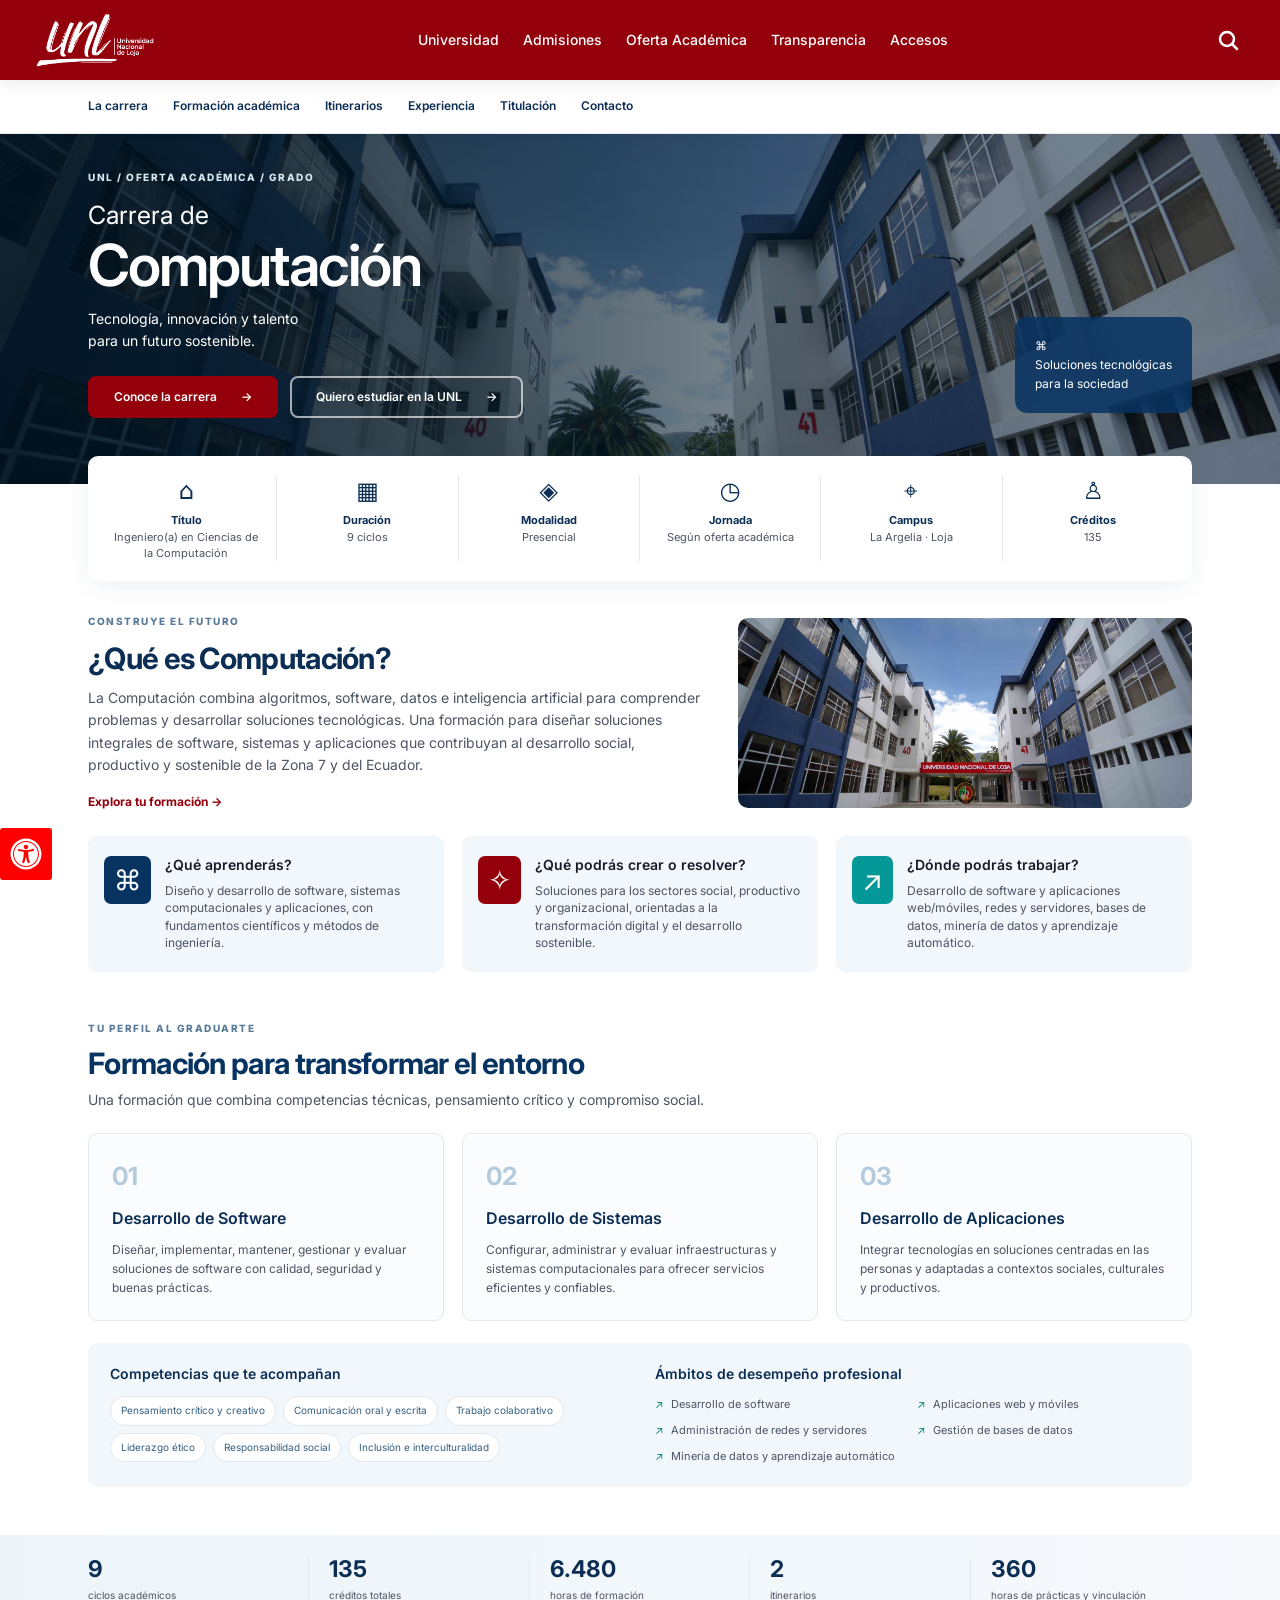
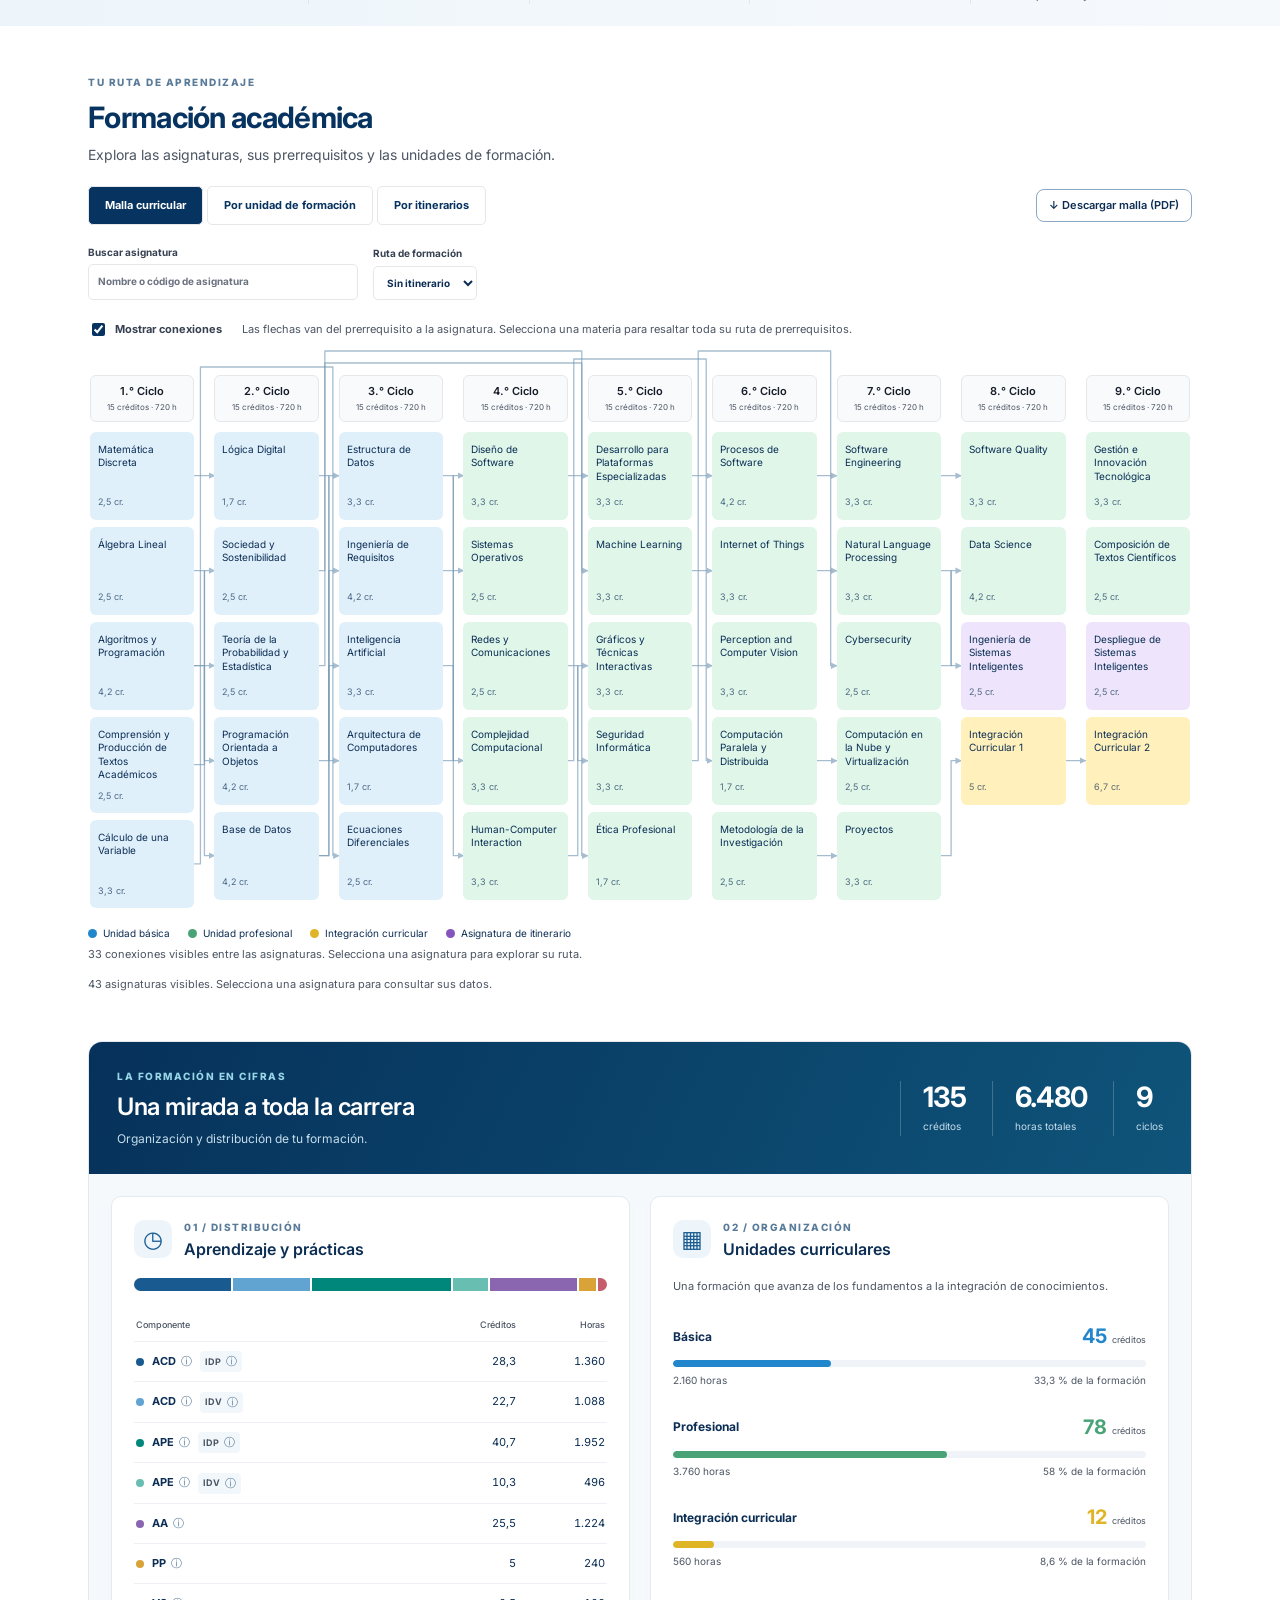
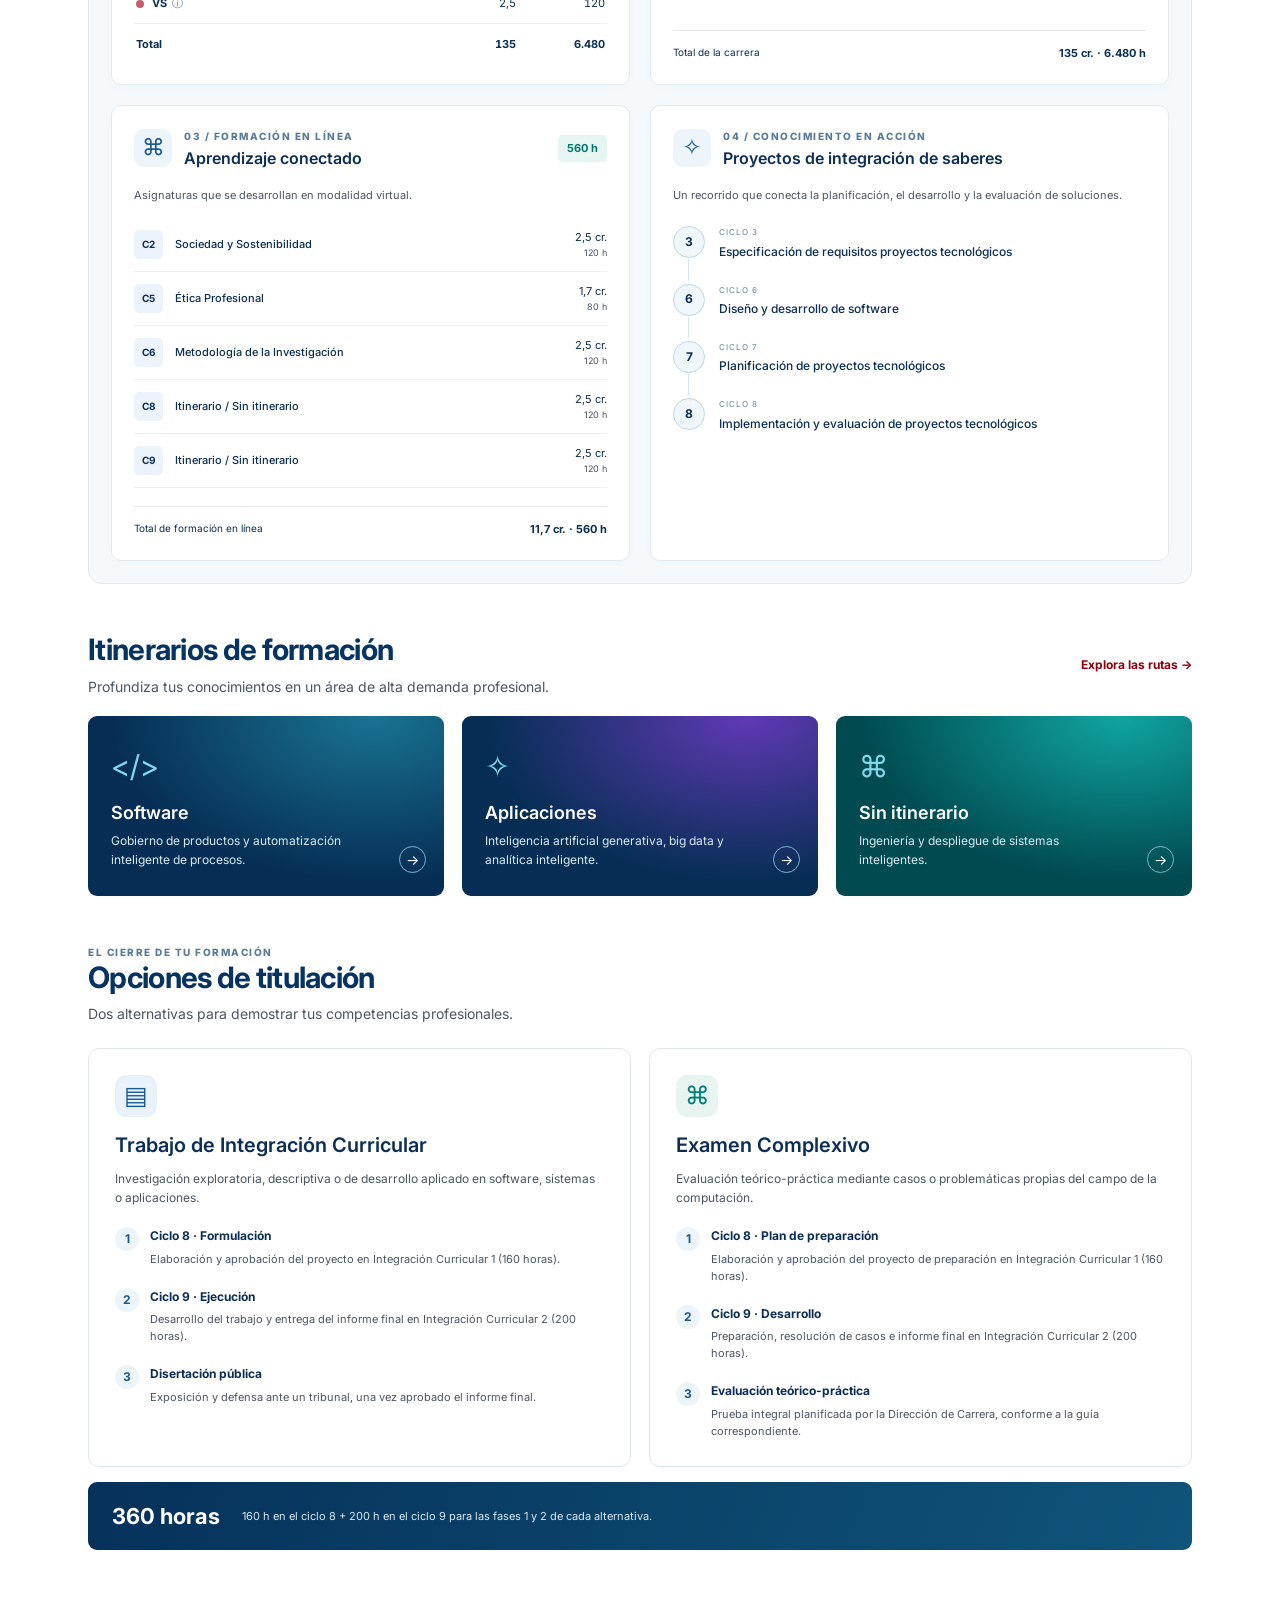
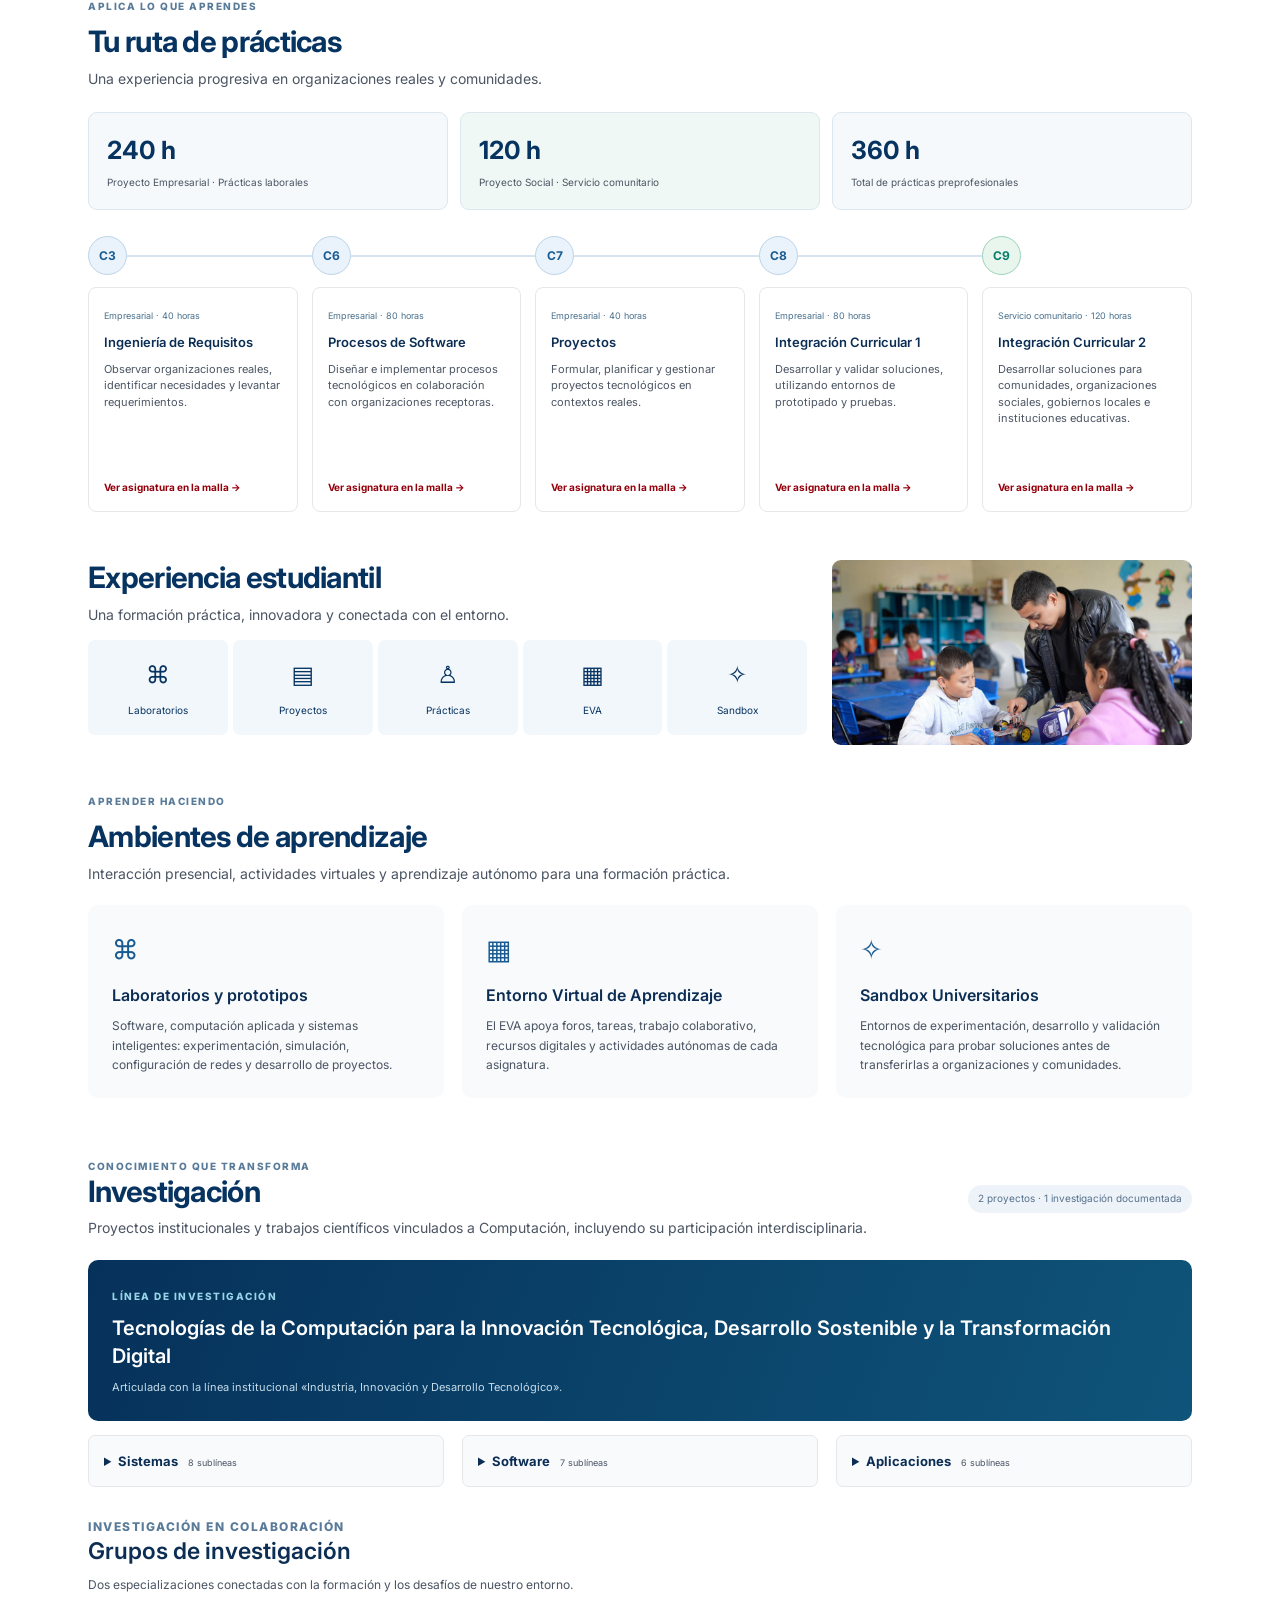
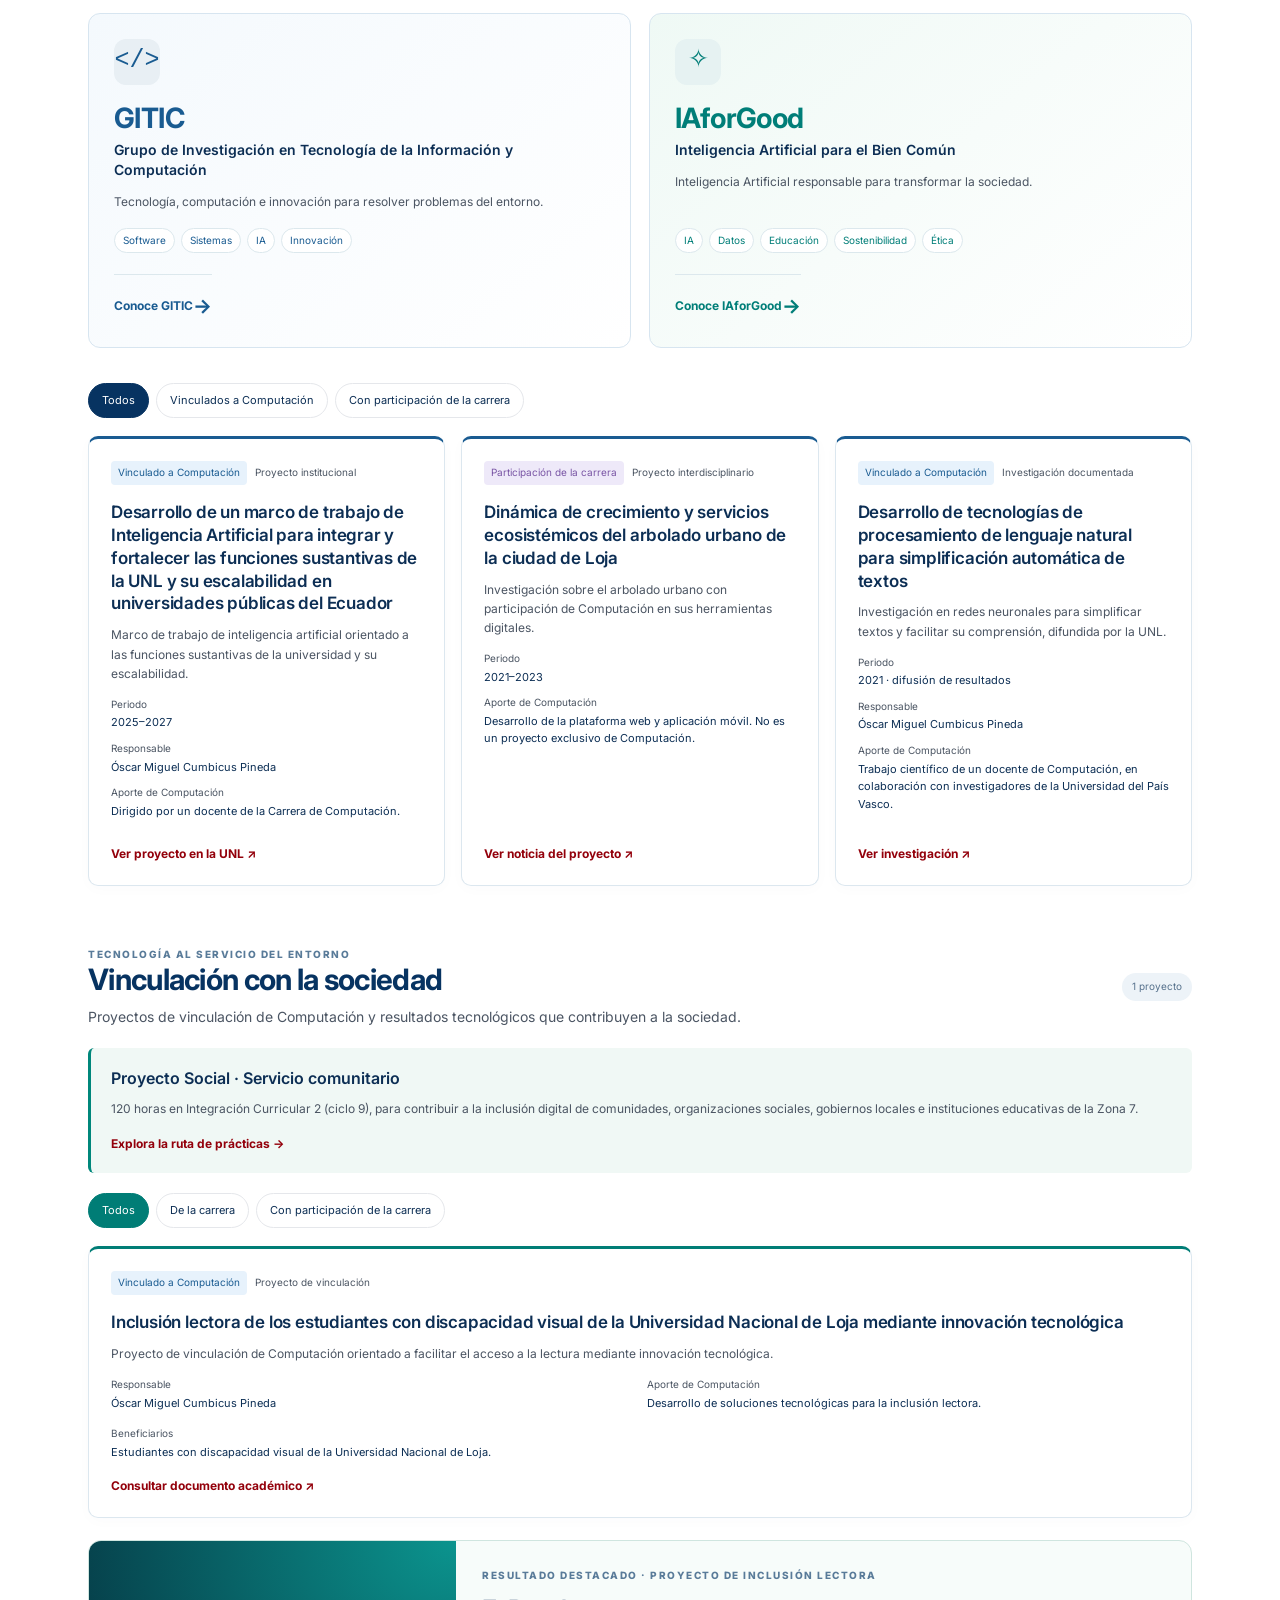
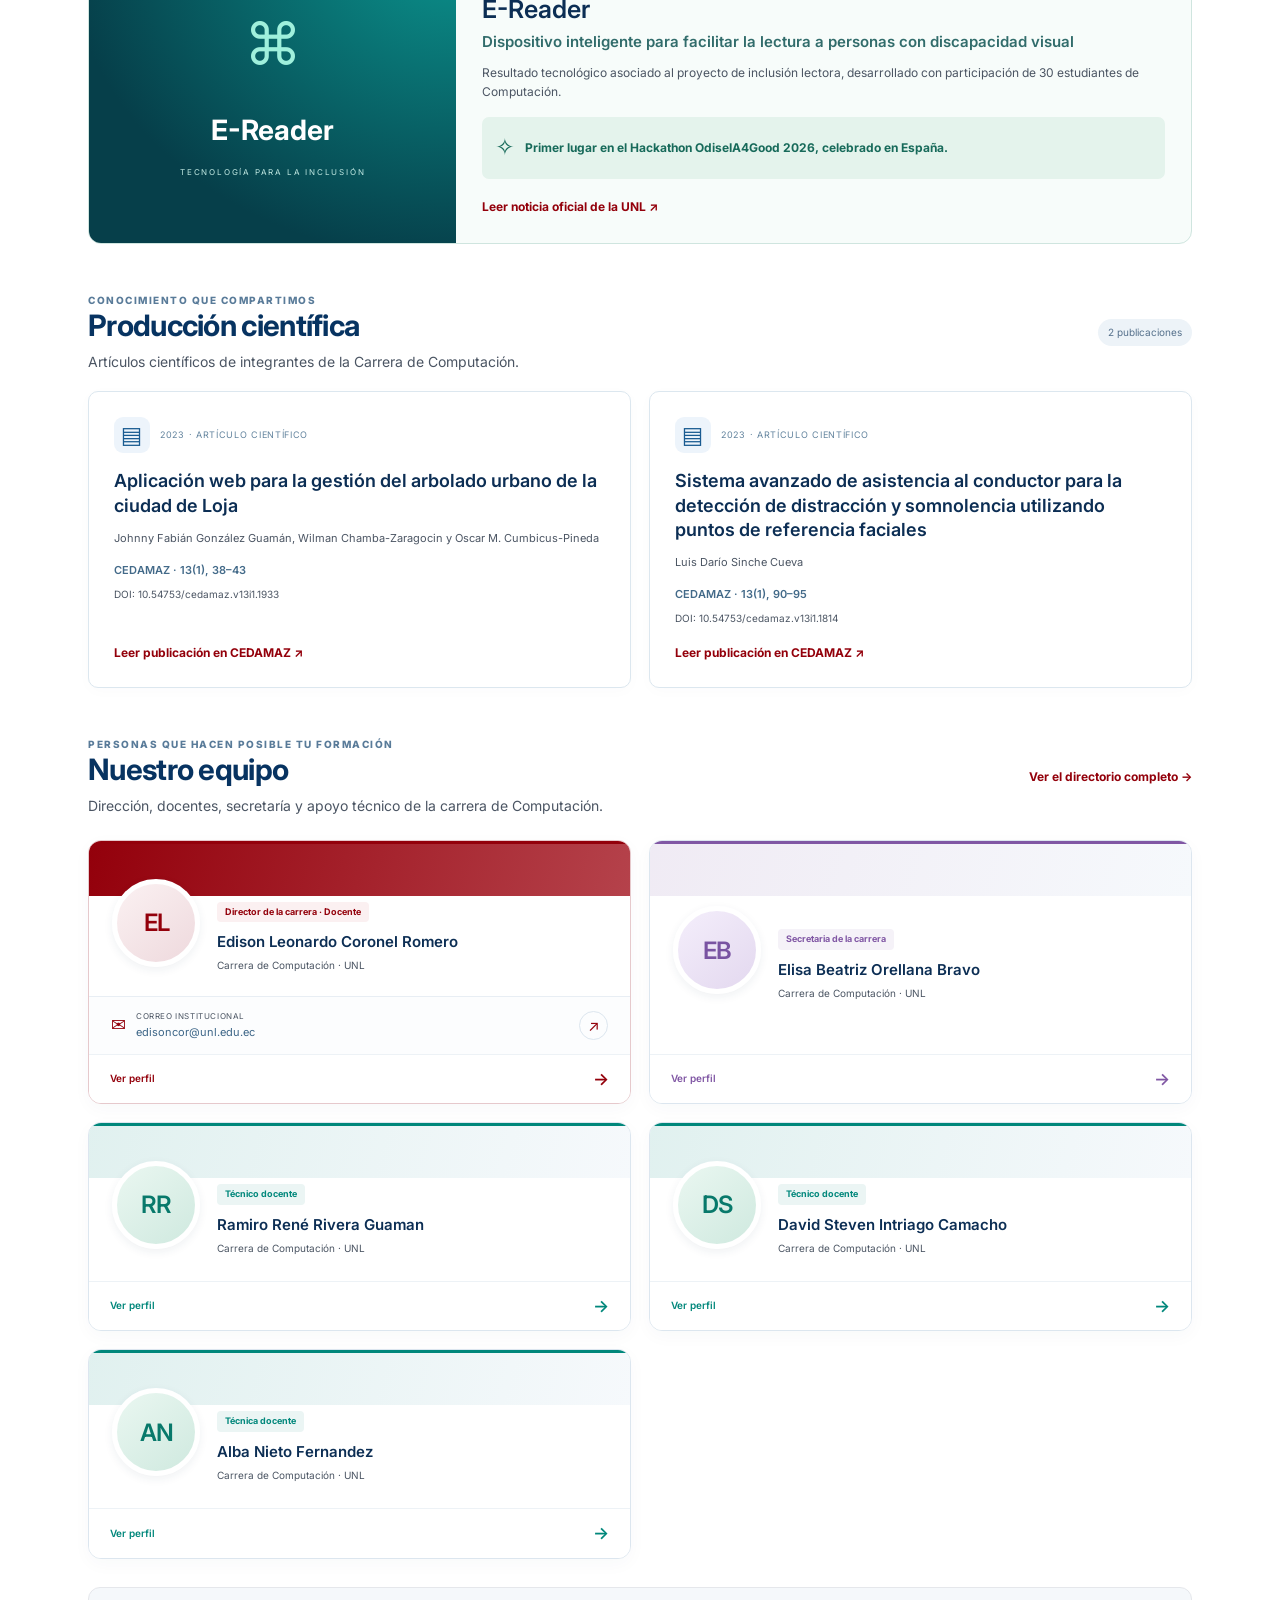
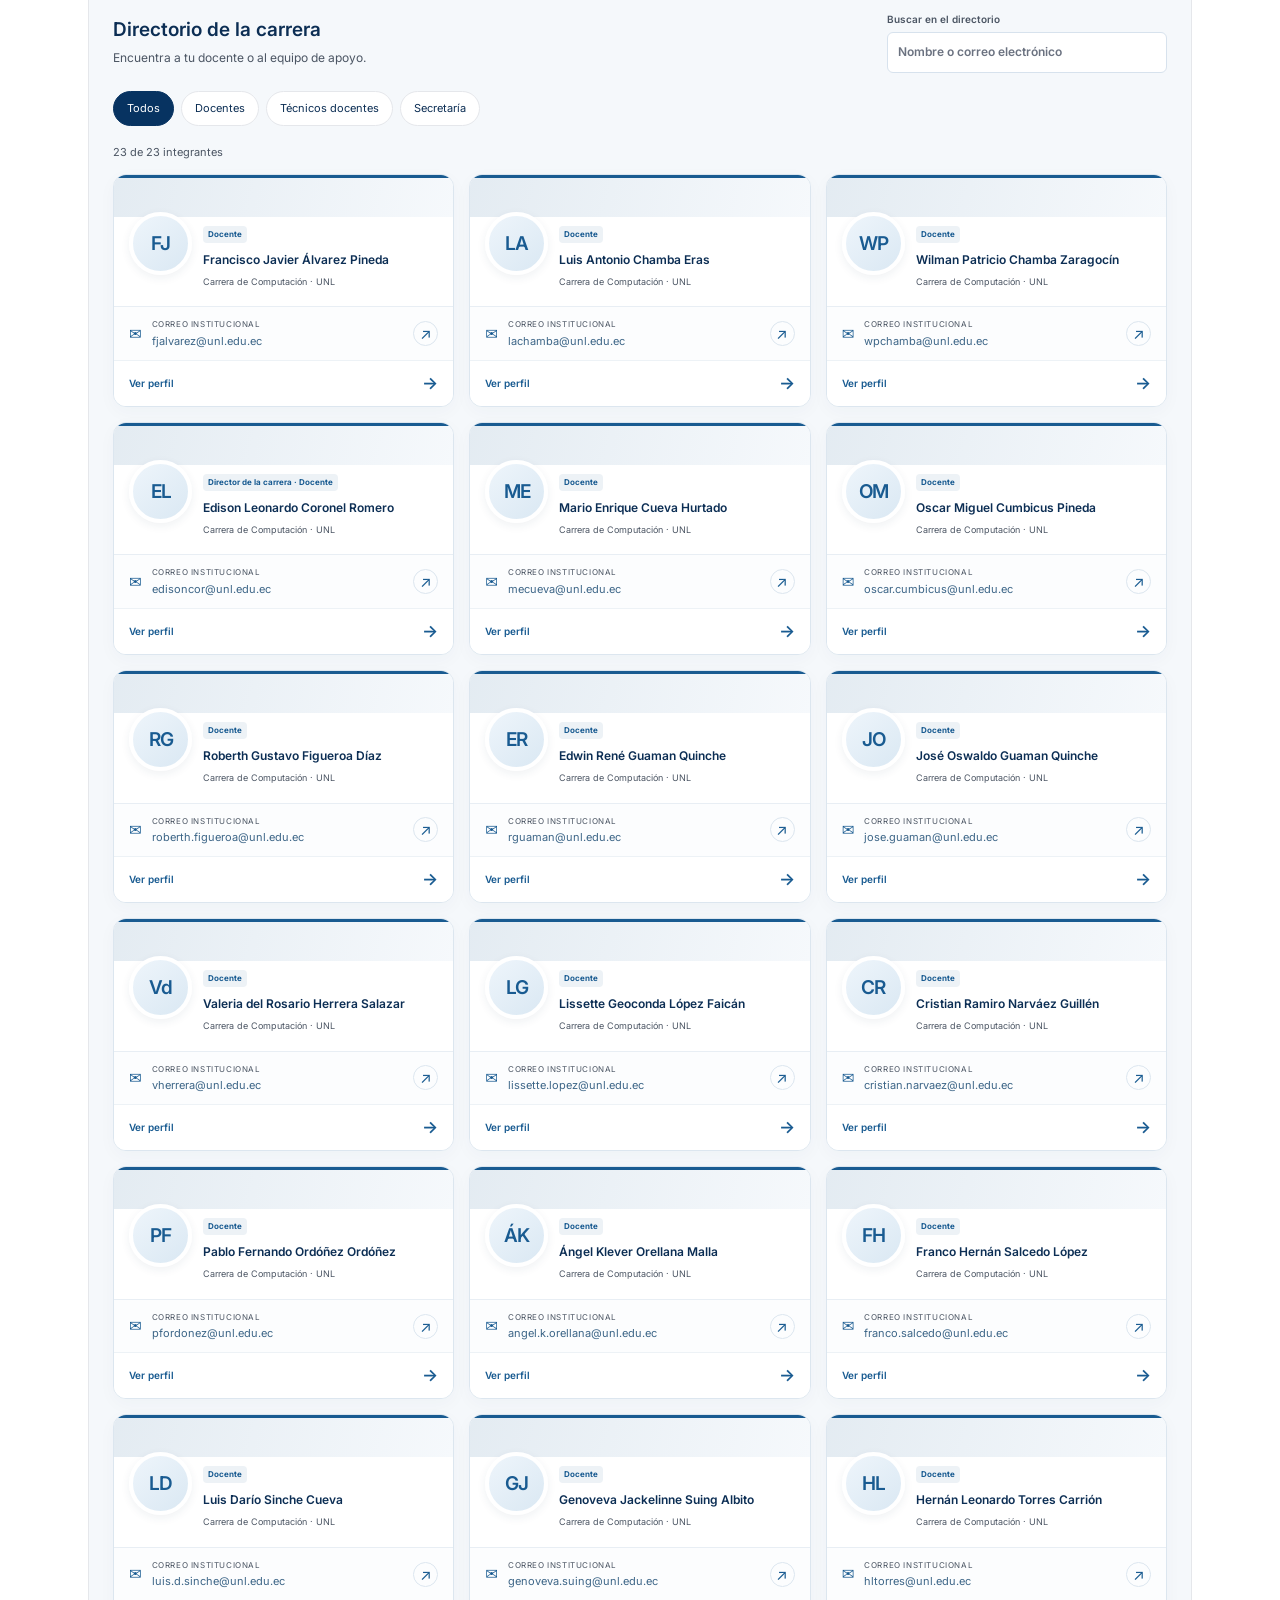
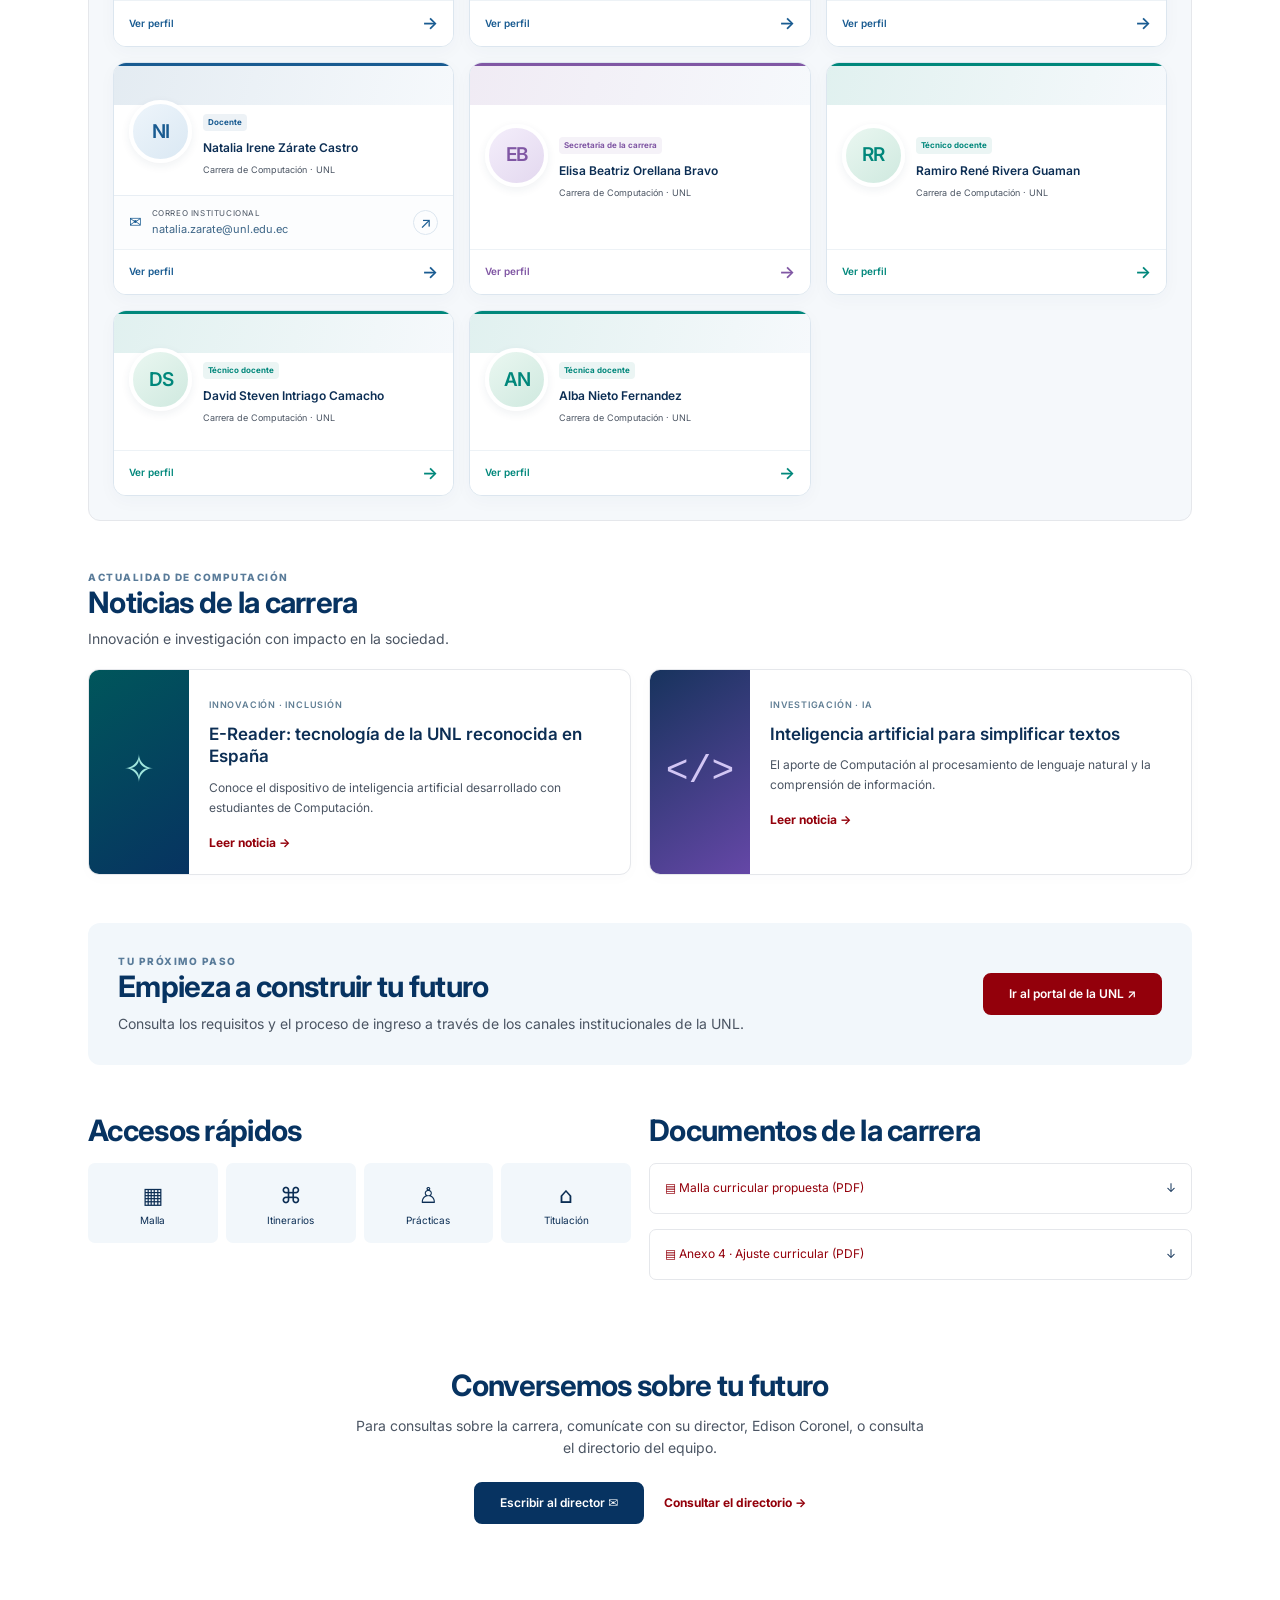
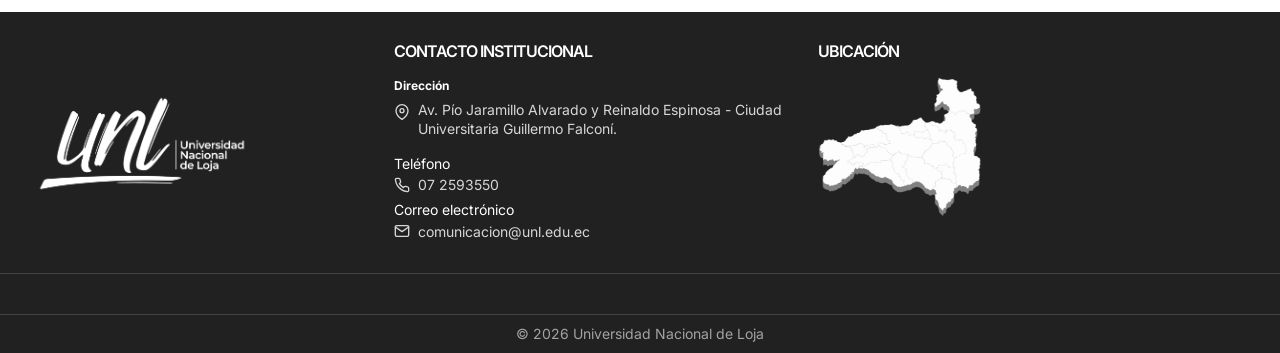
<file: index.html>
<!doctype html>
<html lang="es"><head><meta charset="utf-8"><meta name="viewport" content="width=device-width,initial-scale=1"><meta name="description" content="Explora la carrera de Computación y su propuesta de malla curricular de la Universidad Nacional de Loja."><title>Computación · Universidad Nacional de Loja</title><link rel="stylesheet" href="prototipo/Index _ UNL Web Theme_files/css_O0Bou81SAGTgujZMoIQMxvT6W_IOa65AIly8oBpzbhE.css"><link rel="stylesheet" href="prototipo/Index _ UNL Web Theme_files/css_olZwmSvLYs-72srcY18nYs9gsNfe1eW0cIqPUW367zE.css"><link rel="stylesheet" href="styles.css"><script defer src="carrera-data.js"></script><script defer src="app.js"></script><script defer src="theme-integration.js"></script><script defer src="prototipo/Index _ UNL Web Theme_files/a11yUnlTools.js"></script></head>
<body><a class="skip" href="#contenido">Saltar al contenido</a><header class="site-header">
  <div class="site-header__container">
    <div class="site-header__logo">
        <div>
    <div id="block-unl-theme-sitebranding">
  
    
        <a href="https://nuevo.unl.edu.ec/" rel="home">
      <img src="prototipo/Index _ UNL Web Theme_files/ESCUDO UNL 2025-19.png" alt="Inicio" fetchpriority="high">
    </a>
      
</div>

  </div>

    </div>

    <nav class="site-header__navigation">
        <div>
    <nav aria-labelledby="block-unl-theme-navegacionprincipal-menu" id="block-unl-theme-navegacionprincipal">
            
  <h2 class="visually-hidden" id="block-unl-theme-navegacionprincipal-menu">Navegación principal</h2>
  

        
<nav class="main-navigation">
      
      <ul class="main-menu">
      
              <li class="menu-item has-children is-top-level">
          
          <a href="https://nuevo.unl.edu.ec/">
            Universidad
          </a>

                                <div class="submenu">
                  
      <ul class="submenu-list">
      
              <li class="menu-item ">
          
          <a href="https://nuevo.unl.edu.ec/autoridades">
            Autoridades
          </a>

                    
        </li>
              <li class="menu-item ">
          
          <a href="https://nuevo.unl.edu.ec/campus-unl">
            Campus UNL
          </a>

                    
        </li>
              <li class="menu-item ">
          
          <a href="https://nuevo.unl.edu.ec/cooperacioninternacional">
            Cooperación Internacional
          </a>

                    
        </li>
              <li class="menu-item ">
          
          <a href="https://nuevo.unl.edu.ec/formatos">
            Formatos
          </a>

                    
        </li>
              <li class="menu-item ">
          
          <a href="https://unl.edu.ec/universidad" target="_blank" rel="noopener noreferrer">
            Nosotros
          </a>

                    
        </li>
              <li class="menu-item ">
          
          <a href="https://unl.edu.ec/sites/default/files/2025-10/PEDI_UNL_2024-2028_ACTUALIZADO_PND_2025-2029_VFINAL_OCS_15-10-25.pdf" target="_blank" rel="noopener noreferrer">
            PEDI 2024 - 2028
          </a>

                    
        </li>
              <li class="menu-item ">
          
          <a href="https://nuevo.unl.edu.ec/poa">
            POA Institucional
          </a>

                    
        </li>
              <li class="menu-item ">
          
          <a href="https://nuevo.unl.edu.ec/preguntas-frecuentes">
            Preguntas Frecuentes
          </a>

                    
        </li>
              <li class="menu-item ">
          
          <a href="https://nuevo.unl.edu.ec/UNLSostenible">
            UNL Sostenible
          </a>

                    
        </li>
              <li class="menu-item ">
          
          <a href="https://nuevo.unl.edu.ec/OCS">
            Órgano Colegiado Superior
          </a>

                    
        </li>
            
    </ul>
  
            </div>
          
        </li>
              <li class="menu-item ">
          
          <a href="https://unl.edu.ec/admisiones" target="_blank" rel="noopener noreferrer">
            Admisiones
          </a>

                    
        </li>
              <li class="menu-item has-children is-top-level">
          
          <a href="https://nuevo.unl.edu.ec/">
            Oferta Académica
          </a>

                                <div class="submenu">
                  
      <ul class="submenu-list">
      
              <li class="menu-item has-children">
          
          <a href="https://nuevo.unl.edu.ec/grado">
            Oferta de Grado
          </a>

                                <div class="submenu">
                  
      <ul class="submenu-list">
      
              <li class="menu-item ">
          
          <a href="https://unl.edu.ec/oferta_academica/facultad-agropecuaria-y-de-recursos-naturales-renovables" target="_blank" rel="noopener noreferrer">
            Agropecuaria y de Recursos Naturales Renovables
          </a>

                    
        </li>
              <li class="menu-item ">
          
          <a href="https://unl.edu.ec/oferta_academica/facultad-de-la-educacion-el-arte-y-la-comunicacion" target="_blank" rel="noopener noreferrer">
            Educación, el Arte y la Comunicación
          </a>

                    
        </li>
              <li class="menu-item ">
          
          <a href="https://unl.edu.ec/oferta_academica/facultad-de-la-energia-las-industrias-y-los-recursos-naturales-no-renovables" target="_blank" rel="noopener noreferrer">
            Energía, las Industrias y los Recursos Naturales no Renovables
          </a>

                    
        </li>
              <li class="menu-item ">
          
          <a href="https://unl.edu.ec/oferta_academica/facultad-juridica-social-y-administrativa" target="_blank" rel="noopener noreferrer">
            Jurídica, Social y Administrativa
          </a>

                    
        </li>
              <li class="menu-item ">
          
          <a href="https://unl.edu.ec/oferta_academica/facultad-de-la-salud-humana" target="_blank" rel="noopener noreferrer">
            Salud Humana
          </a>

                    
        </li>
              <li class="menu-item ">
          
          <a href="https://unl.edu.ec/oferta_academica/unidad-de-educacion-distancia" target="_blank" rel="noopener noreferrer">
            Unidad de Estudios a Distancia y en Línea
          </a>

                    
        </li>
            
    </ul>
  
            </div>
          
        </li>
              <li class="menu-item ">
          
          <a href="https://unl.edu.ec/posgrados" target="_blank" rel="noopener noreferrer">
            Oferta de Posgrado
          </a>

                    
        </li>
              <li class="menu-item ">
          
          <a href="https://unl.edu.ec/instituto-de-idiomas" target="_blank" rel="noopener noreferrer">
            Instituto de Idiomas
          </a>

                    
        </li>
              <li class="menu-item ">
          
          <a href="https://unl.edu.ec/vinculacion-con-la-sociedad/educacion-continua" target="_blank" rel="noopener noreferrer">
            Educación Continua
          </a>

                    
        </li>
              <li class="menu-item ">
          
          <a href="https://unl.edu.ec/coordinacion-docencia" target="_blank" rel="noopener noreferrer">
            Coordinacion de Docencia
          </a>

                    
        </li>
            
    </ul>
  
            </div>
          
        </li>
              <li class="menu-item has-children is-top-level">
          
          <a href="https://nuevo.unl.edu.ec/">
            Transparencia
          </a>

                                <div class="submenu">
                  
      <ul class="submenu-list">
      
              <li class="menu-item ">
          
          <a href="https://nuevo.unl.edu.ec/elecciones2023">
            Elecciones 2023
          </a>

                    
        </li>
              <li class="menu-item ">
          
          <a href="https://nuevo.unl.edu.ec/elecciones2025">
            Elecciones 2025
          </a>

                    
        </li>
              <li class="menu-item ">
          
          <a href="https://nuevo.unl.edu.ec/universidad/transparencias">
            LOTAIP
          </a>

                    
        </li>
              <li class="menu-item ">
          
          <a href="https://nuevo.unl.edu.ec/rendicion_cuentas">
            Rendición de Cuentas
          </a>

                    
        </li>
            
    </ul>
  
            </div>
          
        </li>
              <li class="menu-item has-children is-top-level">
          
          <a href="https://nuevo.unl.edu.ec/">
            Accesos
          </a>

                                <div class="submenu">
                  
      <ul class="submenu-list">
      
              <li class="menu-item ">
          
          <a href="https://unl.edu.ec/acceso-pcd" target="_blank" rel="noopener noreferrer">
            Acceso PCD
          </a>

                    
        </li>
              <li class="menu-item ">
          
          <a href="https://elsa.unl.edu.ec/" target="_blank" rel="noopener noreferrer">
            ELSA
          </a>

                    
        </li>
              <li class="menu-item ">
          
          <a href="https://eva.unl.edu.ec/login/index.php" target="_blank" rel="noopener noreferrer">
            EVA
          </a>

                    
        </li>
              <li class="menu-item ">
          
          <a href="https://sac.unl.edu.ec/" target="_blank" rel="noopener noreferrer">
            SAC
          </a>

                    
        </li>
              <li class="menu-item ">
          
          <a href="https://sac.unl.edu.ec/cas/login?service=https://docentes.unl.edu.ec/login" target="_blank" rel="noopener noreferrer">
            SGA Docentes
          </a>

                    
        </li>
              <li class="menu-item ">
          
          <a href="https://sac.unl.edu.ec/cas/login?service=https://estudiantes.unl.edu.ec/login" target="_blank" rel="noopener noreferrer">
            SGA Estudiantes
          </a>

                    
        </li>
              <li class="menu-item ">
          
          <a href="https://sac.unl.edu.ec/cas/login?service=https%3A%2F%2Fsiaaf.unl.edu.ec%2Fautenticacion%2Finiciar-sesion%3Fnext%3D%252F" target="_blank" rel="noopener noreferrer">
            SIAFF
          </a>

                    
        </li>
              <li class="menu-item ">
          
          <a href="https://sidoc.unl.edu.ec/" target="_blank" rel="noopener noreferrer">
            SIDOC
          </a>

                    
        </li>
            
    </ul>
  
            </div>
          
        </li>
            
    </ul>
  
</nav>


  </nav>

  </div>

    </nav>

    <div class="site-header__actions">
  <a href="https://nuevo.unl.edu.ec/search" class="site-header__search" aria-label="Buscar en el sitio">
    <svg class="site-header__search-icon" viewBox="0 0 24 24" fill="none" xmlns="http://www.w3.org/2000/svg" aria-hidden="true" focusable="false">
      <circle cx="11" cy="11" r="7" stroke="currentColor" stroke-width="2.5"></circle>
      <path d="M16.5 16.5L21 21" stroke="currentColor" stroke-width="2.5" stroke-linecap="round"></path>
    </svg>
  </a>
  
</div>

    <button id="menu-toggle" class="mobile-menu-button" aria-expanded="false" aria-controls="navigation" aria-label="Abrir menú">
      <span></span>
      <span></span>
      <span></span>
    </button>
  </div>

  <div id="navigation" class="mobile-menu-panel" inert>
      <div>
    <nav aria-labelledby="block-unl-theme-navegacionprincipal-mobile-menu" id="block-unl-theme-navegacionprincipal-mobile">
            
  <h2 class="visually-hidden" id="block-unl-theme-navegacionprincipal-mobile-menu">Navegación principal</h2>
  

        
<nav class="main-navigation">
      
      <ul class="main-menu">
      
              <li class="menu-item has-children">
          
          <a href="https://nuevo.unl.edu.ec/" style="cursor: pointer;">
            Universidad
          </a>

                                <div class="submenu">
                  
      <ul class="submenu-list">
      
              <li class="menu-item ">
          
          <a href="https://nuevo.unl.edu.ec/autoridades">
            Autoridades
          </a>

                    
        </li>
              <li class="menu-item ">
          
          <a href="https://nuevo.unl.edu.ec/campus-unl">
            Campus UNL
          </a>

                    
        </li>
              <li class="menu-item ">
          
          <a href="https://nuevo.unl.edu.ec/cooperacioninternacional">
            Cooperación Internacional
          </a>

                    
        </li>
              <li class="menu-item ">
          
          <a href="https://nuevo.unl.edu.ec/formatos">
            Formatos
          </a>

                    
        </li>
              <li class="menu-item ">
          
          <a href="https://unl.edu.ec/universidad" target="_blank" rel="noopener noreferrer">
            Nosotros
          </a>

                    
        </li>
              <li class="menu-item ">
          
          <a href="https://unl.edu.ec/sites/default/files/2025-10/PEDI_UNL_2024-2028_ACTUALIZADO_PND_2025-2029_VFINAL_OCS_15-10-25.pdf" target="_blank" rel="noopener noreferrer">
            PEDI 2024 - 2028
          </a>

                    
        </li>
              <li class="menu-item ">
          
          <a href="https://nuevo.unl.edu.ec/poa">
            POA Institucional
          </a>

                    
        </li>
              <li class="menu-item ">
          
          <a href="https://nuevo.unl.edu.ec/preguntas-frecuentes">
            Preguntas Frecuentes
          </a>

                    
        </li>
              <li class="menu-item ">
          
          <a href="https://nuevo.unl.edu.ec/UNLSostenible">
            UNL Sostenible
          </a>

                    
        </li>
              <li class="menu-item ">
          
          <a href="https://nuevo.unl.edu.ec/OCS">
            Órgano Colegiado Superior
          </a>

                    
        </li>
            
    </ul>
  
            </div>
          
        <button type="button" class="submenu-toggle" aria-expanded="false" aria-label="Desplegar submenú"><span class="submenu-toggle__icon"></span></button></li>
              <li class="menu-item ">
          
          <a href="https://unl.edu.ec/admisiones" target="_blank" rel="noopener noreferrer">
            Admisiones
          </a>

                    
        </li>
              <li class="menu-item has-children">
          
          <a href="https://nuevo.unl.edu.ec/" style="cursor: pointer;">
            Oferta Académica
          </a>

                                <div class="submenu">
                  
      <ul class="submenu-list">
      
              <li class="menu-item has-children">
          
          <a href="https://nuevo.unl.edu.ec/grado" style="cursor: pointer;">
            Oferta de Grado
          </a>

                                <div class="submenu">
                  
      <ul class="submenu-list">
      
              <li class="menu-item ">
          
          <a href="https://unl.edu.ec/oferta_academica/facultad-agropecuaria-y-de-recursos-naturales-renovables" target="_blank" rel="noopener noreferrer">
            Agropecuaria y de Recursos Naturales Renovables
          </a>

                    
        </li>
              <li class="menu-item ">
          
          <a href="https://unl.edu.ec/oferta_academica/facultad-de-la-educacion-el-arte-y-la-comunicacion" target="_blank" rel="noopener noreferrer">
            Educación, el Arte y la Comunicación
          </a>

                    
        </li>
              <li class="menu-item ">
          
          <a href="https://unl.edu.ec/oferta_academica/facultad-de-la-energia-las-industrias-y-los-recursos-naturales-no-renovables" target="_blank" rel="noopener noreferrer">
            Energía, las Industrias y los Recursos Naturales no Renovables
          </a>

                    
        </li>
              <li class="menu-item ">
          
          <a href="https://unl.edu.ec/oferta_academica/facultad-juridica-social-y-administrativa" target="_blank" rel="noopener noreferrer">
            Jurídica, Social y Administrativa
          </a>

                    
        </li>
              <li class="menu-item ">
          
          <a href="https://unl.edu.ec/oferta_academica/facultad-de-la-salud-humana" target="_blank" rel="noopener noreferrer">
            Salud Humana
          </a>

                    
        </li>
              <li class="menu-item ">
          
          <a href="https://unl.edu.ec/oferta_academica/unidad-de-educacion-distancia" target="_blank" rel="noopener noreferrer">
            Unidad de Estudios a Distancia y en Línea
          </a>

                    
        </li>
            
    </ul>
  
            </div>
          
        <button type="button" class="submenu-toggle" aria-expanded="false" aria-label="Desplegar submenú"><span class="submenu-toggle__icon"></span></button></li>
              <li class="menu-item ">
          
          <a href="https://unl.edu.ec/posgrados" target="_blank" rel="noopener noreferrer">
            Oferta de Posgrado
          </a>

                    
        </li>
              <li class="menu-item ">
          
          <a href="https://unl.edu.ec/instituto-de-idiomas" target="_blank" rel="noopener noreferrer">
            Instituto de Idiomas
          </a>

                    
        </li>
              <li class="menu-item ">
          
          <a href="https://unl.edu.ec/vinculacion-con-la-sociedad/educacion-continua" target="_blank" rel="noopener noreferrer">
            Educación Continua
          </a>

                    
        </li>
              <li class="menu-item ">
          
          <a href="https://unl.edu.ec/coordinacion-docencia" target="_blank" rel="noopener noreferrer">
            Coordinacion de Docencia
          </a>

                    
        </li>
            
    </ul>
  
            </div>
          
        <button type="button" class="submenu-toggle" aria-expanded="false" aria-label="Desplegar submenú"><span class="submenu-toggle__icon"></span></button></li>
              <li class="menu-item has-children">
          
          <a href="https://nuevo.unl.edu.ec/" style="cursor: pointer;">
            Transparencia
          </a>

                                <div class="submenu">
                  
      <ul class="submenu-list">
      
              <li class="menu-item ">
          
          <a href="https://nuevo.unl.edu.ec/elecciones2023">
            Elecciones 2023
          </a>

                    
        </li>
              <li class="menu-item ">
          
          <a href="https://nuevo.unl.edu.ec/elecciones2025">
            Elecciones 2025
          </a>

                    
        </li>
              <li class="menu-item ">
          
          <a href="https://nuevo.unl.edu.ec/universidad/transparencias">
            LOTAIP
          </a>

                    
        </li>
              <li class="menu-item ">
          
          <a href="https://nuevo.unl.edu.ec/rendicion_cuentas">
            Rendición de Cuentas
          </a>

                    
        </li>
            
    </ul>
  
            </div>
          
        <button type="button" class="submenu-toggle" aria-expanded="false" aria-label="Desplegar submenú"><span class="submenu-toggle__icon"></span></button></li>
              <li class="menu-item has-children">
          
          <a href="https://nuevo.unl.edu.ec/" style="cursor: pointer;">
            Accesos
          </a>

                                <div class="submenu">
                  
      <ul class="submenu-list">
      
              <li class="menu-item ">
          
          <a href="https://unl.edu.ec/acceso-pcd" target="_blank" rel="noopener noreferrer">
            Acceso PCD
          </a>

                    
        </li>
              <li class="menu-item ">
          
          <a href="https://elsa.unl.edu.ec/" target="_blank" rel="noopener noreferrer">
            ELSA
          </a>

                    
        </li>
              <li class="menu-item ">
          
          <a href="https://eva.unl.edu.ec/login/index.php" target="_blank" rel="noopener noreferrer">
            EVA
          </a>

                    
        </li>
              <li class="menu-item ">
          
          <a href="https://sac.unl.edu.ec/" target="_blank" rel="noopener noreferrer">
            SAC
          </a>

                    
        </li>
              <li class="menu-item ">
          
          <a href="https://sac.unl.edu.ec/cas/login?service=https://docentes.unl.edu.ec/login" target="_blank" rel="noopener noreferrer">
            SGA Docentes
          </a>

                    
        </li>
              <li class="menu-item ">
          
          <a href="https://sac.unl.edu.ec/cas/login?service=https://estudiantes.unl.edu.ec/login" target="_blank" rel="noopener noreferrer">
            SGA Estudiantes
          </a>

                    
        </li>
              <li class="menu-item ">
          
          <a href="https://sac.unl.edu.ec/cas/login?service=https%3A%2F%2Fsiaaf.unl.edu.ec%2Fautenticacion%2Finiciar-sesion%3Fnext%3D%252F" target="_blank" rel="noopener noreferrer">
            SIAFF
          </a>

                    
        </li>
              <li class="menu-item ">
          
          <a href="https://sidoc.unl.edu.ec/" target="_blank" rel="noopener noreferrer">
            SIDOC
          </a>

                    
        </li>
            
    </ul>
  
            </div>
          
        <button type="button" class="submenu-toggle" aria-expanded="false" aria-label="Desplegar submenú"><span class="submenu-toggle__icon"></span></button></li>
            
    </ul>
  
</nav>


  </nav>

  </div>

  </div>
</header><nav class="career-navigation" aria-label="Secciones de la carrera"><div class="wrap"><a href="#presentacion">La carrera</a><a href="#formacion">Formación académica</a><a href="#itinerarios">Itinerarios</a><a href="#experiencia">Experiencia</a><a href="#titulacion">Titulación</a><a href="#contacto">Contacto</a></div></nav>
<main id="contenido" class="career-page"><section class="hero"><div class="wrap"><p class="eyebrow">UNL / OFERTA ACADÉMICA / GRADO</p><p class="hero-label">Carrera de</p><h1 id="career-name">Computación</h1><p>Tecnología, innovación y talento<br>para un futuro sostenible.</p><div class="actions"><a class="boton button red" href="#presentacion">Conoce la carrera <span>→</span></a><a class="boton button outline" href="#admision">Quiero estudiar en la UNL <span>→</span></a></div><span class="hero-note">⌘<br>Soluciones tecnológicas<br>para la sociedad</span></div></section>
<div class="wrap"><section id="facts" class="facts" aria-label="Información de la carrera"></section>
<section id="presentacion" class="section"><div class="unl-about__container intro"><div><p class="eyebrow">CONSTRUYE EL FUTURO</p><h2 class="unl-about__title">¿Qué es Computación?</h2><p>La Computación combina algoritmos, software, datos e inteligencia artificial para comprender problemas y desarrollar soluciones tecnológicas. Una formación para diseñar soluciones integrales de software, sistemas y aplicaciones que contribuyan al desarrollo social, productivo y sostenible de la Zona 7 y del Ecuador.</p><a class="text-link" href="#formacion">Explora tu formación →</a></div><img src="assets/campus.jpg" alt="Edificios del campus de la Universidad Nacional de Loja"></div><div class="grid three" id="profiles"></div></section><section id="perfil-profesional" class="section" aria-labelledby="professional-title"></section>
</div><section class="stats-band"><div class="wrap stats"><div><strong>9</strong><span>ciclos académicos</span></div><div><strong>135</strong><span>créditos totales</span></div><div><strong>6.480</strong><span>horas de formación</span></div><div><strong>2</strong><span>itinerarios</span></div><div><strong>360</strong><span>horas de prácticas y vinculación</span></div></div></section>
<div class="wrap"><section id="formacion" class="section"><p class="eyebrow">TU RUTA DE APRENDIZAJE</p><h2>Formación académica</h2><p>Explora las asignaturas, sus prerrequisitos y las unidades de formación.</p><div class="curriculum-toolbar"><div class="tabs" aria-label="Vista de la malla"><button class="active" data-view="all" aria-pressed="true">Malla curricular</button><button data-view="area" aria-pressed="false">Por unidad de formación</button><button data-view="track" aria-pressed="false">Por itinerarios</button></div><a class="boton unl-btn-descarga button download" href="prototipo/Malla%20curricular%20propuesta.pdf" download>↓ Descargar malla (PDF)</a></div><div class="filters"><label for="subject-search">Buscar asignatura<input id="subject-search" type="search" placeholder="Nombre o código de asignatura"></label><label id="area-label" hidden>Unidad<select id="area-filter"><option value="all">Todas las unidades</option><option value="basica">Básica</option><option value="profesional">Profesional</option><option value="integracion">Integración curricular</option></select></label><label for="track-select">Ruta de formación<select id="track-select"><option value="none">Sin itinerario</option><option value="software">Software</option><option value="aplicaciones">Aplicaciones</option></select></label></div><div class="connection-controls"><label><input type="checkbox" id="show-connections" checked> Mostrar conexiones</label><span>Las flechas van del prerrequisito a la asignatura. Selecciona una materia para resaltar toda su ruta de prerrequisitos.</span></div><div class="curriculum-scroll" tabindex="0" role="region" aria-label="Malla curricular de nueve ciclos"><div class="curriculum-canvas"><svg id="curriculum-connections" aria-hidden="true" focusable="false"></svg><div id="curriculum" class="curriculum"></div></div></div><div class="legend"><span class="basica">Unidad básica</span><span class="profesional">Unidad profesional</span><span class="integracion">Integración curricular</span><span class="itinerario">Asignatura de itinerario</span></div><p id="connection-status" class="source-note" aria-live="polite"></p><p id="result-count" class="source-note" aria-live="polite"></p><article id="subject-detail" class="subject-detail" hidden aria-labelledby="detail-title"></article></section>
<section id="career-overview" class="career-overview section" aria-labelledby="overview-title"></section>
<section id="itinerarios" class="section"><div class="section-heading"><div><h2>Itinerarios de formación</h2><p>Profundiza tus conocimientos en un área de alta demanda profesional.</p></div><a class="text-link" href="#formacion">Explora las rutas →</a></div><div class="grid three"><button class="track-card software" data-track="software"><span class="track-icon">&lt;/&gt;</span><h3>Software</h3><p>Gobierno de productos y automatización inteligente de procesos.</p><span class="circle">→</span></button><button class="track-card ai" data-track="aplicaciones"><span class="track-icon">✧</span><h3>Aplicaciones</h3><p>Inteligencia artificial generativa, big data y analítica inteligente.</p><span class="circle">→</span></button><button class="track-card applied" data-track="none"><span class="track-icon">⌘</span><h3>Sin itinerario</h3><p>Ingeniería y despliegue de sistemas inteligentes.</p><span class="circle">→</span></button></div></section>
<section id="titulacion" class="section" aria-labelledby="graduation-title"></section><section id="practicas" class="section" aria-labelledby="practice-title"></section>
<section id="experiencia" class="section"><div class="experience"><div><h2>Experiencia estudiantil</h2><p>Una formación práctica, innovadora y conectada con el entorno.</p><div class="experience-links" id="experience-links"></div></div><img src="assets/comunidad.jpg" alt="Actividad de vinculación de la comunidad universitaria" loading="lazy"></div></section>
<section id="ambientes-aprendizaje" class="section" aria-labelledby="learning-title"><p class="eyebrow">APRENDER HACIENDO</p><h2 id="learning-title">Ambientes de aprendizaje</h2><p>Interacción presencial, actividades virtuales y aprendizaje autónomo para una formación práctica.</p><div class="grid three learning-spaces"><article class="feature"><span class="learning-space-icon">⌘</span><h3>Laboratorios y prototipos</h3><p>Software, computación aplicada y sistemas inteligentes: experimentación, simulación, configuración de redes y desarrollo de proyectos.</p></article><article class="feature"><span class="learning-space-icon">▦</span><h3>Entorno Virtual de Aprendizaje</h3><p>El EVA apoya foros, tareas, trabajo colaborativo, recursos digitales y actividades autónomas de cada asignatura.</p></article><article class="feature"><span class="learning-space-icon">✧</span><h3>Sandbox Universitarios</h3><p>Entornos de experimentación, desarrollo y validación tecnológica para probar soluciones antes de transferirlas a organizaciones y comunidades.</p></article></div></section>
<section id="investigacion" class="section career-project-section" aria-labelledby="research-title"><div class="section-heading"><div><p class="eyebrow">CONOCIMIENTO QUE TRANSFORMA</p><h2 id="research-title">Investigación</h2><p>Proyectos institucionales y trabajos científicos vinculados a Computación, incluyendo su participación interdisciplinaria.</p></div><span class="project-count" id="research-count"></span></div><div id="research-lines"></div><section id="grupos-investigacion" class="research-groups" aria-labelledby="groups-title"><div class="section-heading"><div><p class="eyebrow">INVESTIGACIÓN EN COLABORACIÓN</p><h3 id="groups-title">Grupos de investigación</h3><p>Dos especializaciones conectadas con la formación y los desafíos de nuestro entorno.</p></div></div><div id="research-group-cards" class="grid two"></div><div id="group-metrics" class="group-metrics" aria-live="polite"></div><article id="research-group-detail" class="research-group-detail" hidden aria-labelledby="group-detail-title"></article></section><div class="project-filters" role="group" aria-label="Filtrar proyectos de investigación"><button data-project-filter="research" data-value="all" aria-pressed="true">Todos</button><button data-project-filter="research" data-value="own" aria-pressed="false">Vinculados a Computación</button><button data-project-filter="research" data-value="participation" aria-pressed="false">Con participación de la carrera</button></div><div id="research-projects" class="career-project-grid" aria-live="polite"></div></section>
<section id="vinculacion" class="section career-project-section community-section" aria-labelledby="community-title"><div class="section-heading"><div><p class="eyebrow">TECNOLOGÍA AL SERVICIO DEL ENTORNO</p><h2 id="community-title">Vinculación con la sociedad</h2><p>Proyectos de vinculación de Computación y resultados tecnológicos que contribuyen a la sociedad.</p></div><span class="project-count" id="community-count"></span></div><div class="social-project-intro"><h3>Proyecto Social · Servicio comunitario</h3><p>120 horas en Integración Curricular 2 (ciclo 9), para contribuir a la inclusión digital de comunidades, organizaciones sociales, gobiernos locales e instituciones educativas de la Zona 7.</p><a class="text-link" href="#practicas">Explora la ruta de prácticas →</a></div><div class="project-filters" role="group" aria-label="Filtrar proyectos de vinculación"><button data-project-filter="community" data-value="all" aria-pressed="true">Todos</button><button data-project-filter="community" data-value="own" aria-pressed="false">De la carrera</button><button data-project-filter="community" data-value="participation" aria-pressed="false">Con participación de la carrera</button></div><div id="community-projects" class="career-project-grid" aria-live="polite"></div><div id="community-results" class="community-results"></div></section><section id="produccion-cientifica" class="section" aria-labelledby="publications-title"><div class="section-heading"><div><p class="eyebrow">CONOCIMIENTO QUE COMPARTIMOS</p><h2 id="publications-title">Producción científica</h2><p>Artículos científicos de integrantes de la Carrera de Computación.</p></div><span class="project-count">2 publicaciones</span></div><div id="publication-list" class="grid two"></div></section>
<section id="equipo" class="section team-section" aria-labelledby="team-title"><div class="section-heading"><div><p class="eyebrow">PERSONAS QUE HACEN POSIBLE TU FORMACIÓN</p><h2 id="team-title">Nuestro equipo</h2><p>Dirección, docentes, secretaría y apoyo técnico de la carrera de Computación.</p></div><a class="text-link" href="#directorio-equipo">Ver el directorio completo →</a></div><div id="team-leadership" class="team-leadership"></div><div id="directorio-equipo" class="team-directory"><div class="directory-heading"><div><h3>Directorio de la carrera</h3><p>Encuentra a tu docente o al equipo de apoyo.</p></div><label for="team-search">Buscar en el directorio<input type="search" id="team-search" placeholder="Nombre o correo electrónico"></label></div><div class="project-filters" role="group" aria-label="Filtrar equipo"><button data-team-filter="all" aria-pressed="true">Todos</button><button data-team-filter="docente" aria-pressed="false">Docentes</button><button data-team-filter="tecnico" aria-pressed="false">Técnicos docentes</button><button data-team-filter="administrativo" aria-pressed="false">Secretaría</button></div><p id="team-results" class="source-note" aria-live="polite"></p><div id="team-directory-list" class="team-directory-grid"></div></div></section>
<section id="noticias" class="section"><div class="section-heading"><div><p class="eyebrow">ACTUALIDAD DE COMPUTACIÓN</p><h2>Noticias de la carrera</h2><p>Innovación e investigación con impacto en la sociedad.</p></div></div><div class="grid two career-news"><a href="https://unl.edu.ec/noticia/ecuador-triunfa-en-espana-con-prototipo-de-la-unl" target="_blank" rel="noopener noreferrer"><span class="news-art news-art-good" aria-hidden="true">✧</span><div><span class="news-category">INNOVACIÓN · INCLUSIÓN</span><h3>E-Reader: tecnología de la UNL reconocida en España</h3><p>Conoce el dispositivo de inteligencia artificial desarrollado con estudiantes de Computación.</p><span class="text-link">Leer noticia →</span></div></a><a href="https://unl.edu.ec/noticia/unl-aporta-al-desarrollo-del-procesamiento-de-lenguaje-natural" target="_blank" rel="noopener noreferrer"><span class="news-art news-art-ai" aria-hidden="true">&lt;/&gt;</span><div><span class="news-category">INVESTIGACIÓN · IA</span><h3>Inteligencia artificial para simplificar textos</h3><p>El aporte de Computación al procesamiento de lenguaje natural y la comprensión de información.</p><span class="text-link">Leer noticia →</span></div></a></div></section>
<section id="admision" class="section admission"><div><p class="eyebrow">TU PRÓXIMO PASO</p><h2>Empieza a construir tu futuro</h2><p>Consulta los requisitos y el proceso de ingreso a través de los canales institucionales de la UNL.</p></div><a class="boton button red" href="https://unl.edu.ec" target="_blank" rel="noopener noreferrer">Ir al portal de la UNL ↗</a></section>
<section class="section grid two"><div><h2>Accesos rápidos</h2><div class="quick-links"><a href="#formacion">▦<span>Malla</span></a><a href="#itinerarios">⌘<span>Itinerarios</span></a><a href="#practicas">♙<span>Prácticas</span></a><a href="#titulacion">⌂<span>Titulación</span></a></div></div><div><h2>Documentos de la carrera</h2><a class="document" href="prototipo/Malla%20curricular%20propuesta.pdf" download><span>▤ Malla curricular propuesta (PDF)</span><span>↓</span></a><a class="document" href="prototipo/ANEXO%204%20Carrera%20Computaci%C3%B3n.pdf" download><span>▤ Anexo 4 · Ajuste curricular (PDF)</span><span>↓</span></a></div></section>
<section id="contacto" class="section contact"><h2>Conversemos sobre tu futuro</h2><p>Para consultas sobre la carrera, comunícate con su director, Edison Coronel, o consulta el directorio del equipo.</p><div class="contact-actions"><a class="boton button navy" href="mailto:edisoncor@unl.edu.ec">Escribir al director ✉</a><a class="text-link" href="#directorio-equipo">Consultar el directorio →</a></div></section></div></main><footer class="site-footer">

  
  <div class="site-footer__container">

    <div class="site-footer__branding">
        <div>
    <div id="block-unl-theme-footerbranding">
  
    
        <a href="https://nuevo.unl.edu.ec/" rel="home">
      <img src="prototipo/Index _ UNL Web Theme_files/ESCUDO UNL 2025-19.png" alt="Inicio" fetchpriority="high">
    </a>
      
</div>

  </div>

    </div>

    <div class="site-footer__contact">
      <h2>Contacto institucional</h2>
        <div>
    <div id="block-unl-theme-contactoinstitucional">
  
    
        <div class="site-footer__address-label">Dirección</div>
  <div class="site-footer__address">Av. Pío Jaramillo Alvarado y Reinaldo Espinosa -  Ciudad Universitaria Guillermo Falconí.</div>
  <div>Teléfono</div>
  <a href="tel:072593550">
    07 2593550
  </a>

  <div>
    <div>Correo electrónico</div>
              <div><a href="mailto:comunicacion@unl.edu.ec">comunicacion@unl.edu.ec</a></div>
          </div>

  </div>

  </div>

    </div>

    <div class="site-footer__map">
      <h2>Ubicación</h2>
      <div class="site-footer__map-block"><a href="https://www.google.com/maps?q=Universidad+Nacional+de+Loja" target="_blank" rel="noopener" class="site-footer__map-link" aria-label="Ver Ubicación"><img loading="lazy" src="prototipo/Index _ UNL Web Theme_files/image (1).png" width="442" height="379" alt="Mapa de ubicación de la Universidad Nacional de Loja"><span class="site-footer__map-overlay"><span class="site-footer__map-pin"></span></span></a></div>
    </div>

  </div>

      <div class="site-footer__logos">
      
    </div>
  
  <div class="site-footer__bottom">
    © 2026 Universidad Nacional de Loja
  </div>

</footer><dialog id="team-profile-dialog" class="team-profile-dialog" aria-labelledby="team-modal-name"><div id="team-modal-content"></div></dialog><dialog id="info-dialog"><button id="close-dialog" aria-label="Cerrar">×</button><h2 id="info-title"></h2><p id="info-body"></p></dialog></body></html>
</file>
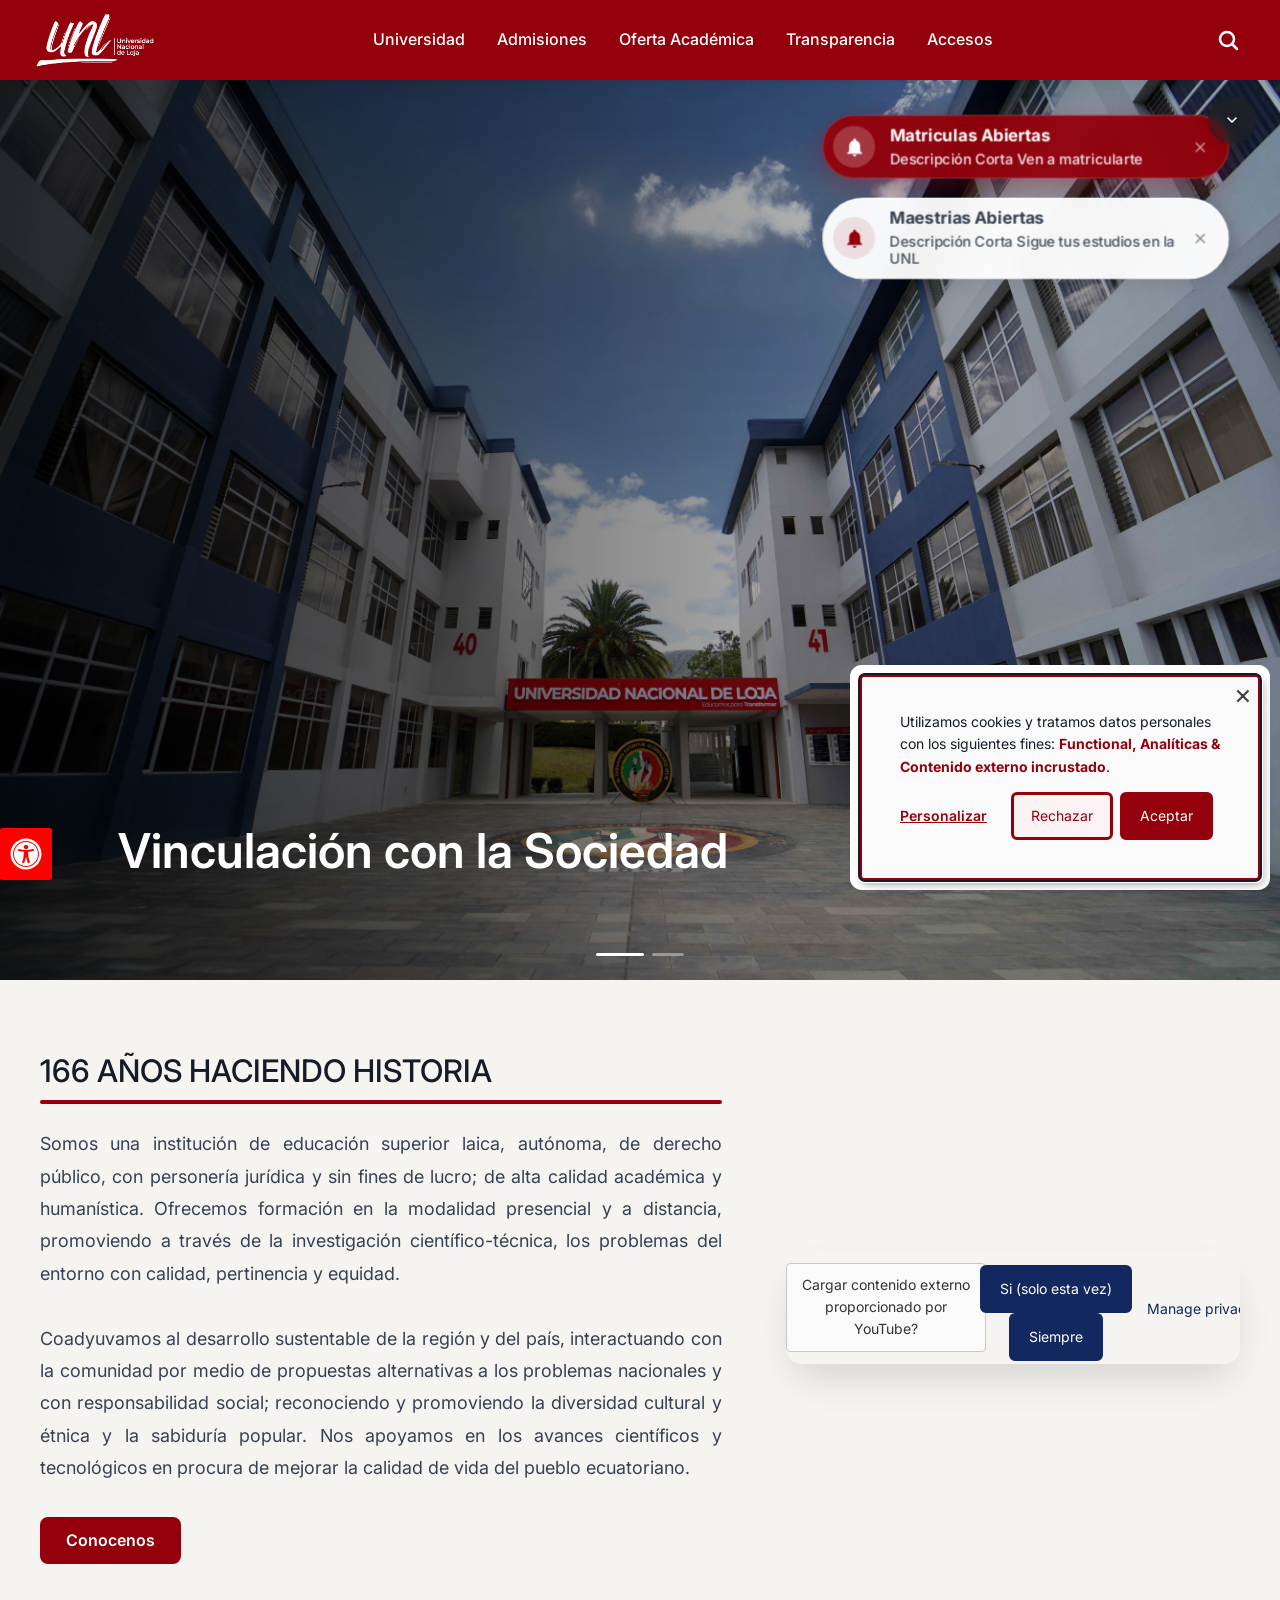
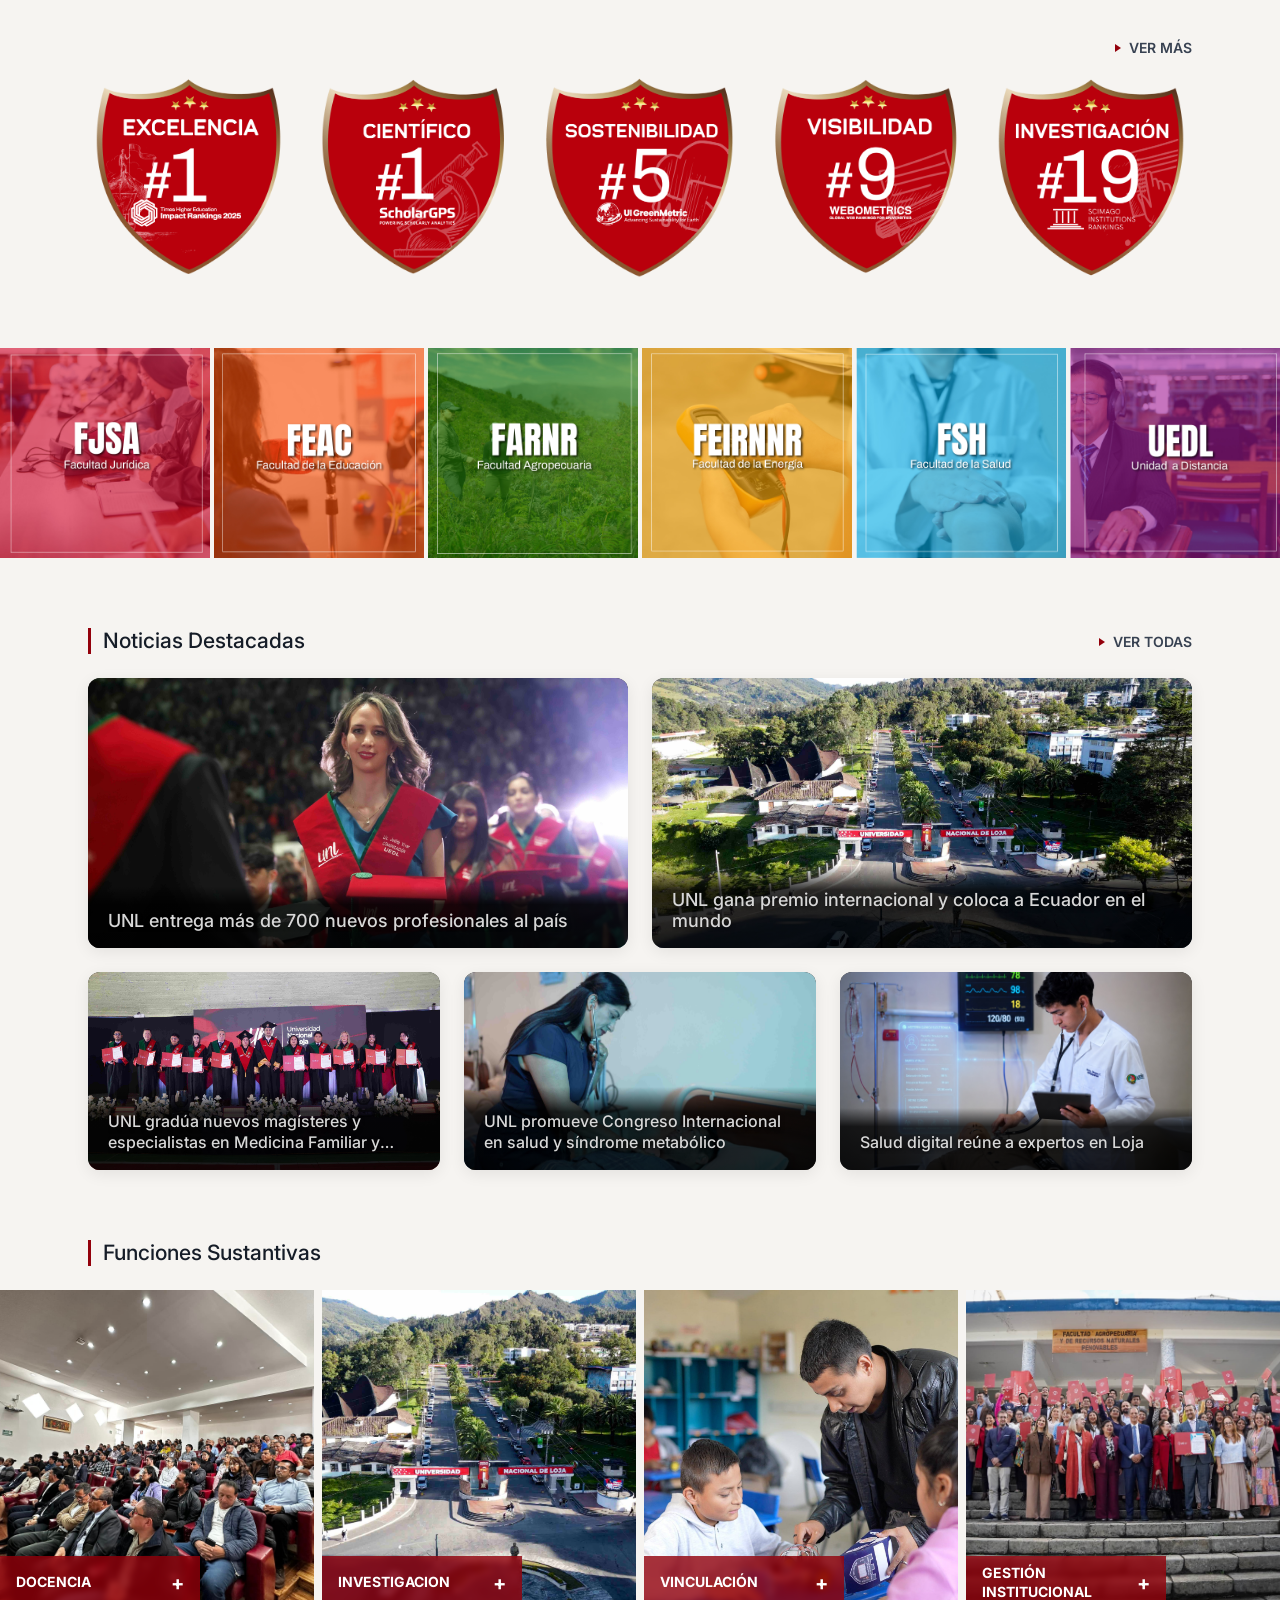
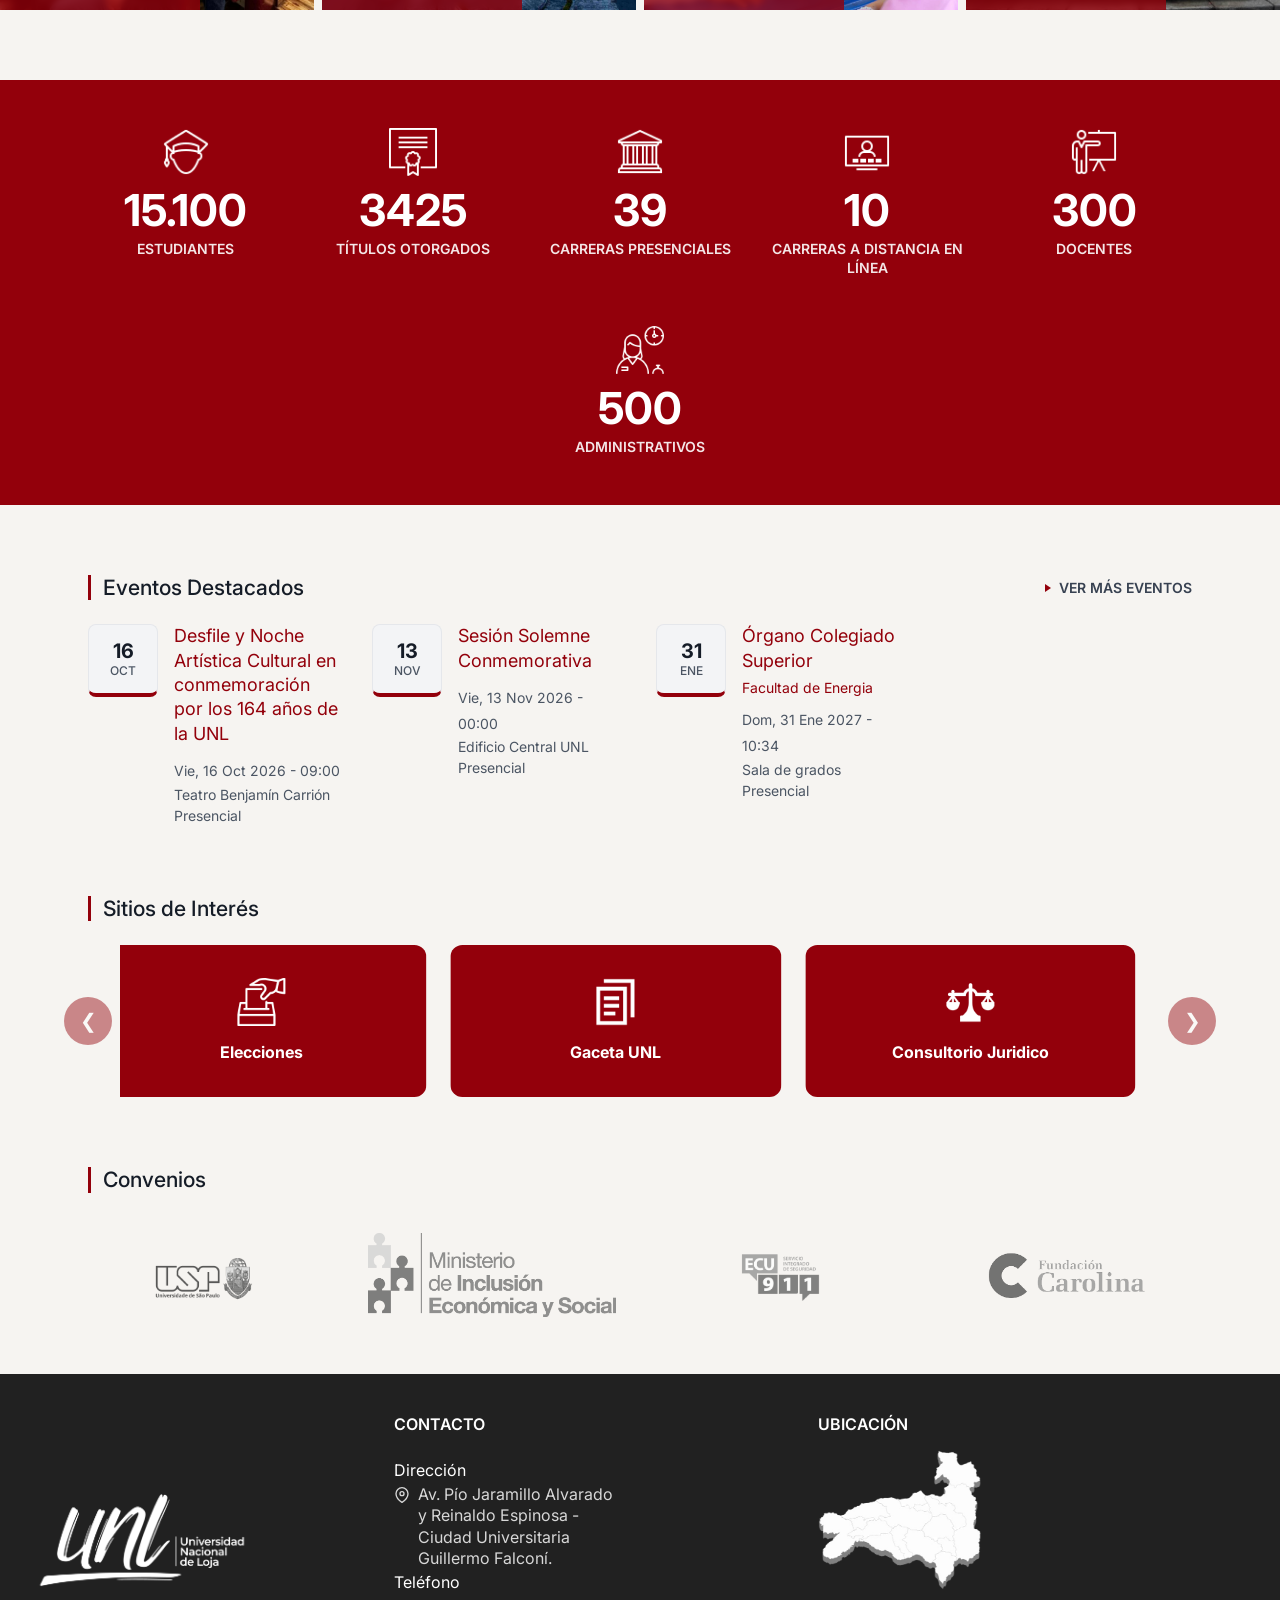
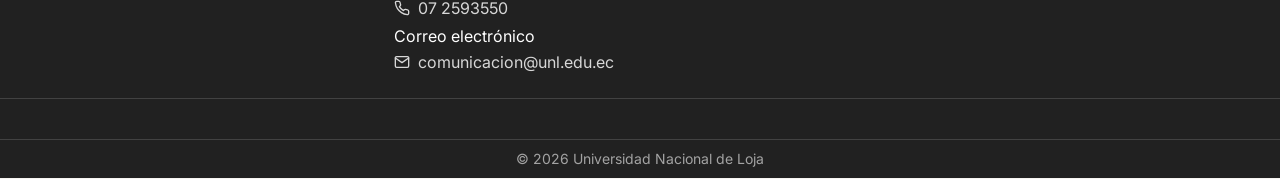
<file: prototipo/Index _ UNL Web Theme.html>
<!DOCTYPE html>
<!-- saved from url=(0025)https://nuevo.unl.edu.ec/ -->
<html lang="es" dir="ltr" prefix="og: https://ogp.me/ns#" class=" js" style="--mx: 0.331; --my: 0.453;"><head><meta http-equiv="Content-Type" content="text/html; charset=UTF-8">
    
<link rel="shortlink" href="https://nuevo.unl.edu.ec/">
<link rel="canonical" href="https://nuevo.unl.edu.ec/">
<meta name="Generator" content="Drupal 11 (https://www.drupal.org)">
<meta name="MobileOptimized" content="width">
<meta name="HandheldFriendly" content="true">
<meta name="viewport" content="width=device-width, initial-scale=1">
<link rel="icon" href="https://nuevo.unl.edu.ec/core/misc/favicon.ico" type="image/vnd.microsoft.icon">

    <title>Index | UNL Web Theme</title>
    <link rel="stylesheet" media="all" href="./Index _ UNL Web Theme_files/css_O0Bou81SAGTgujZMoIQMxvT6W_IOa65AIly8oBpzbhE.css">
<link rel="stylesheet" media="all" href="./Index _ UNL Web Theme_files/css_olZwmSvLYs-72srcY18nYs9gsNfe1eW0cIqPUW367zE.css">

    <script src="./Index _ UNL Web Theme_files/klaro-no-translations-no-css.js" defer="" id="klaro-js"></script>

  <link rel="stylesheet" href="./Index _ UNL Web Theme_files/a11yUnlStyle.css"><style></style></head>
  <body data-once="klaro fondo-decorativo-init" style="">
        <a href="https://nuevo.unl.edu.ec/#main-content" class="visually-hidden focusable" data-once="enlace-externo-seguro">
      Pasar al contenido principal
    </a>
    
      <div class="dialog-off-canvas-main-canvas" data-off-canvas-main-canvas="">
    
<div class="lateral-menu" data-once="unl-lateral-menu" style="">

  <button type="button" class="lateral-menu__tab" aria-label="Abrir enlaces rápidos" aria-expanded="false">
    <span class="lateral-menu__tab-icon">
      <svg viewBox="0 0 24 24" fill="none" xmlns="http://www.w3.org/2000/svg" aria-hidden="true">
        <path d="M9 6L15 12L9 18" stroke="currentColor" stroke-width="2.4" stroke-linecap="round" stroke-linejoin="round"></path>
      </svg>
    </span>
  </button>

  <nav class="lateral-menu__panel" aria-label="Enlaces rápidos">
      <div>
    <nav aria-labelledby="block-unl-theme-menulateral-menu" id="block-unl-theme-menulateral">
            
  <h2 class="visually-hidden" id="block-unl-theme-menulateral-menu">Menu Lateral</h2>
  

        
              <ul>
              <li>
        <a href="https://nuevo.unl.edu.ec/radio" data-once="enlace-externo-seguro">Radio UNL</a>
              </li>
          <li>
        <a href="https://nuevo.unl.edu.ec/redes-sociales" data-once="enlace-externo-seguro">Redes Sociales</a>
              </li>
          <li>
        <a href="https://nuevo.unl.edu.ec/editorial" data-once="enlace-externo-seguro">Editorial</a>
              </li>
        </ul>
  


  </nav>

  </div>

  </nav>

</div><link rel="preconnect" href="https://fonts.googleapis.com/">
<link rel="preconnect" href="https://fonts.gstatic.com/" crossorigin="">
<link href="./Index _ UNL Web Theme_files/css2" rel="stylesheet">

<div class="fondo-decorativo" aria-hidden="true">
  <span class="fondo-decorativo__atomo-grande"></span>
</div>

<div id="page-wrapper">
  
  <header class="site-header" data-once="unl-header-scroll">
  <div class="site-header__container">
    <div class="site-header__logo">
        <div>
    <div id="block-unl-theme-sitebranding">
  
    
        <a href="https://nuevo.unl.edu.ec/" rel="home" data-once="enlace-externo-seguro">
      <img src="./Index _ UNL Web Theme_files/ESCUDO UNL 2025-19.png" alt="Inicio" fetchpriority="high">
    </a>
      
</div>

  </div>

    </div>

    <nav class="site-header__navigation">
        <div>
    <nav aria-labelledby="block-unl-theme-navegacionprincipal-menu" id="block-unl-theme-navegacionprincipal">
            
  <h2 class="visually-hidden" id="block-unl-theme-navegacionprincipal-menu">Navegación principal</h2>
  

        
<nav class="main-navigation">
      
      <ul class="main-menu">
      
              <li class="menu-item has-children is-top-level" data-once="unl-desktop-menu-items">
          
          <a href="https://nuevo.unl.edu.ec/" data-once="enlace-externo-seguro">
            Universidad
          </a>

                                <div class="submenu">
                  
      <ul class="submenu-list">
      
              <li class="menu-item " data-once="unl-desktop-menu-items">
          
          <a href="https://nuevo.unl.edu.ec/autoridades" data-once="enlace-externo-seguro">
            Autoridades
          </a>

                    
        </li>
              <li class="menu-item " data-once="unl-desktop-menu-items">
          
          <a href="https://nuevo.unl.edu.ec/campus-unl" data-once="enlace-externo-seguro">
            Campus UNL
          </a>

                    
        </li>
              <li class="menu-item " data-once="unl-desktop-menu-items">
          
          <a href="https://nuevo.unl.edu.ec/cooperacioninternacional" data-once="enlace-externo-seguro">
            Cooperación Internacional
          </a>

                    
        </li>
              <li class="menu-item " data-once="unl-desktop-menu-items">
          
          <a href="https://nuevo.unl.edu.ec/formatos" data-once="enlace-externo-seguro">
            Formatos
          </a>

                    
        </li>
              <li class="menu-item " data-once="unl-desktop-menu-items">
          
          <a href="https://unl.edu.ec/universidad" data-once="enlace-externo-seguro" target="_blank" rel="noopener noreferrer">
            Nosotros
          </a>

                    
        </li>
              <li class="menu-item " data-once="unl-desktop-menu-items">
          
          <a href="https://unl.edu.ec/sites/default/files/2025-10/PEDI_UNL_2024-2028_ACTUALIZADO_PND_2025-2029_VFINAL_OCS_15-10-25.pdf" data-once="enlace-externo-seguro" target="_blank" rel="noopener noreferrer">
            PEDI 2024 - 2028
          </a>

                    
        </li>
              <li class="menu-item " data-once="unl-desktop-menu-items">
          
          <a href="https://nuevo.unl.edu.ec/poa" data-once="enlace-externo-seguro">
            POA Institucional
          </a>

                    
        </li>
              <li class="menu-item " data-once="unl-desktop-menu-items">
          
          <a href="https://nuevo.unl.edu.ec/preguntas-frecuentes" data-once="enlace-externo-seguro">
            Preguntas Frecuentes
          </a>

                    
        </li>
              <li class="menu-item " data-once="unl-desktop-menu-items">
          
          <a href="https://nuevo.unl.edu.ec/UNLSostenible" data-once="enlace-externo-seguro">
            UNL Sostenible
          </a>

                    
        </li>
              <li class="menu-item " data-once="unl-desktop-menu-items">
          
          <a href="https://nuevo.unl.edu.ec/OCS" data-once="enlace-externo-seguro">
            Órgano Colegiado Superior
          </a>

                    
        </li>
            
    </ul>
  
            </div>
          
        </li>
              <li class="menu-item " data-once="unl-desktop-menu-items">
          
          <a href="https://unl.edu.ec/admisiones" data-once="enlace-externo-seguro" target="_blank" rel="noopener noreferrer">
            Admisiones
          </a>

                    
        </li>
              <li class="menu-item has-children is-top-level" data-once="unl-desktop-menu-items">
          
          <a href="https://nuevo.unl.edu.ec/" data-once="enlace-externo-seguro">
            Oferta Académica
          </a>

                                <div class="submenu">
                  
      <ul class="submenu-list">
      
              <li class="menu-item has-children" data-once="unl-desktop-menu-items">
          
          <a href="https://nuevo.unl.edu.ec/grado" data-once="enlace-externo-seguro">
            Oferta de Grado
          </a>

                                <div class="submenu">
                  
      <ul class="submenu-list">
      
              <li class="menu-item " data-once="unl-desktop-menu-items">
          
          <a href="https://unl.edu.ec/oferta_academica/facultad-agropecuaria-y-de-recursos-naturales-renovables" data-once="enlace-externo-seguro" target="_blank" rel="noopener noreferrer">
            Agropecuaria y de Recursos Naturales Renovables
          </a>

                    
        </li>
              <li class="menu-item " data-once="unl-desktop-menu-items">
          
          <a href="https://unl.edu.ec/oferta_academica/facultad-de-la-educacion-el-arte-y-la-comunicacion" data-once="enlace-externo-seguro" target="_blank" rel="noopener noreferrer">
            Educación, el Arte y la Comunicación
          </a>

                    
        </li>
              <li class="menu-item " data-once="unl-desktop-menu-items">
          
          <a href="https://unl.edu.ec/oferta_academica/facultad-de-la-energia-las-industrias-y-los-recursos-naturales-no-renovables" data-once="enlace-externo-seguro" target="_blank" rel="noopener noreferrer">
            Energía, las Industrias y los Recursos Naturales no Renovables
          </a>

                    
        </li>
              <li class="menu-item " data-once="unl-desktop-menu-items">
          
          <a href="https://unl.edu.ec/oferta_academica/facultad-juridica-social-y-administrativa" data-once="enlace-externo-seguro" target="_blank" rel="noopener noreferrer">
            Jurídica, Social y Administrativa
          </a>

                    
        </li>
              <li class="menu-item " data-once="unl-desktop-menu-items">
          
          <a href="https://unl.edu.ec/oferta_academica/facultad-de-la-salud-humana" data-once="enlace-externo-seguro" target="_blank" rel="noopener noreferrer">
            Salud Humana
          </a>

                    
        </li>
              <li class="menu-item " data-once="unl-desktop-menu-items">
          
          <a href="https://unl.edu.ec/oferta_academica/unidad-de-educacion-distancia" data-once="enlace-externo-seguro" target="_blank" rel="noopener noreferrer">
            Unidad de Estudios a Distancia y en Línea
          </a>

                    
        </li>
            
    </ul>
  
            </div>
          
        </li>
              <li class="menu-item " data-once="unl-desktop-menu-items">
          
          <a href="https://unl.edu.ec/posgrados" data-once="enlace-externo-seguro" target="_blank" rel="noopener noreferrer">
            Oferta de Posgrado
          </a>

                    
        </li>
              <li class="menu-item " data-once="unl-desktop-menu-items">
          
          <a href="https://unl.edu.ec/instituto-de-idiomas" data-once="enlace-externo-seguro" target="_blank" rel="noopener noreferrer">
            Instituto de Idiomas
          </a>

                    
        </li>
              <li class="menu-item " data-once="unl-desktop-menu-items">
          
          <a href="https://unl.edu.ec/vinculacion-con-la-sociedad/educacion-continua" data-once="enlace-externo-seguro" target="_blank" rel="noopener noreferrer">
            Educación Continua
          </a>

                    
        </li>
              <li class="menu-item " data-once="unl-desktop-menu-items">
          
          <a href="https://unl.edu.ec/coordinacion-docencia" data-once="enlace-externo-seguro" target="_blank" rel="noopener noreferrer">
            Coordinacion de Docencia
          </a>

                    
        </li>
            
    </ul>
  
            </div>
          
        </li>
              <li class="menu-item has-children is-top-level" data-once="unl-desktop-menu-items">
          
          <a href="https://nuevo.unl.edu.ec/" data-once="enlace-externo-seguro">
            Transparencia
          </a>

                                <div class="submenu">
                  
      <ul class="submenu-list">
      
              <li class="menu-item " data-once="unl-desktop-menu-items">
          
          <a href="https://nuevo.unl.edu.ec/elecciones2023" data-once="enlace-externo-seguro">
            Elecciones 2023
          </a>

                    
        </li>
              <li class="menu-item " data-once="unl-desktop-menu-items">
          
          <a href="https://nuevo.unl.edu.ec/elecciones2025" data-once="enlace-externo-seguro">
            Elecciones 2025
          </a>

                    
        </li>
              <li class="menu-item " data-once="unl-desktop-menu-items">
          
          <a href="https://nuevo.unl.edu.ec/universidad/transparencias" data-once="enlace-externo-seguro">
            LOTAIP
          </a>

                    
        </li>
              <li class="menu-item " data-once="unl-desktop-menu-items">
          
          <a href="https://nuevo.unl.edu.ec/rendicion_cuentas" data-once="enlace-externo-seguro">
            Rendición de Cuentas
          </a>

                    
        </li>
            
    </ul>
  
            </div>
          
        </li>
              <li class="menu-item has-children is-top-level" data-once="unl-desktop-menu-items">
          
          <a href="https://nuevo.unl.edu.ec/" data-once="enlace-externo-seguro">
            Accesos
          </a>

                                <div class="submenu">
                  
      <ul class="submenu-list">
      
              <li class="menu-item " data-once="unl-desktop-menu-items">
          
          <a href="https://unl.edu.ec/acceso-pcd" data-once="enlace-externo-seguro" target="_blank" rel="noopener noreferrer">
            Acceso PCD
          </a>

                    
        </li>
              <li class="menu-item " data-once="unl-desktop-menu-items">
          
          <a href="https://elsa.unl.edu.ec/" data-once="enlace-externo-seguro" target="_blank" rel="noopener noreferrer">
            ELSA
          </a>

                    
        </li>
              <li class="menu-item " data-once="unl-desktop-menu-items">
          
          <a href="https://eva.unl.edu.ec/login/index.php" data-once="enlace-externo-seguro" target="_blank" rel="noopener noreferrer">
            EVA
          </a>

                    
        </li>
              <li class="menu-item " data-once="unl-desktop-menu-items">
          
          <a href="https://sac.unl.edu.ec/" data-once="enlace-externo-seguro" target="_blank" rel="noopener noreferrer">
            SAC
          </a>

                    
        </li>
              <li class="menu-item " data-once="unl-desktop-menu-items">
          
          <a href="https://sac.unl.edu.ec/cas/login?service=https://docentes.unl.edu.ec/login" data-once="enlace-externo-seguro" target="_blank" rel="noopener noreferrer">
            SGA Docentes
          </a>

                    
        </li>
              <li class="menu-item " data-once="unl-desktop-menu-items">
          
          <a href="https://sac.unl.edu.ec/cas/login?service=https://estudiantes.unl.edu.ec/login" data-once="enlace-externo-seguro" target="_blank" rel="noopener noreferrer">
            SGA Estudiantes
          </a>

                    
        </li>
              <li class="menu-item " data-once="unl-desktop-menu-items">
          
          <a href="https://sac.unl.edu.ec/cas/login?service=https%3A%2F%2Fsiaaf.unl.edu.ec%2Fautenticacion%2Finiciar-sesion%3Fnext%3D%252F" data-once="enlace-externo-seguro" target="_blank" rel="noopener noreferrer">
            SIAFF
          </a>

                    
        </li>
              <li class="menu-item " data-once="unl-desktop-menu-items">
          
          <a href="https://sidoc.unl.edu.ec/" data-once="enlace-externo-seguro" target="_blank" rel="noopener noreferrer">
            SIDOC
          </a>

                    
        </li>
            
    </ul>
  
            </div>
          
        </li>
            
    </ul>
  
</nav>


  </nav>

  </div>

    </nav>

    <div class="site-header__actions">
  <a href="https://nuevo.unl.edu.ec/search" class="site-header__search" aria-label="Buscar en el sitio" data-once="enlace-externo-seguro">
    <svg class="site-header__search-icon" viewBox="0 0 24 24" fill="none" xmlns="http://www.w3.org/2000/svg" aria-hidden="true" focusable="false">
      <circle cx="11" cy="11" r="7" stroke="currentColor" stroke-width="2.5"></circle>
      <path d="M16.5 16.5L21 21" stroke="currentColor" stroke-width="2.5" stroke-linecap="round"></path>
    </svg>
  </a>
  
</div>

    <button class="mobile-menu-button" aria-label="Abrir menú" data-once="unl-header-mobile-toggle">
      <span></span>
      <span></span>
      <span></span>
    </button>
  </div>

  <div class="site-header__subbar">
    <div class="site-header__subbar-container">
      <button type="button" class="site-header__subbar-arrow site-header__subbar-arrow--left" aria-label="Ver opciones anteriores">
        <span class="site-header__subbar-arrow-icon">
          <svg viewBox="0 0 24 24" fill="none" xmlns="http://www.w3.org/2000/svg" aria-hidden="true">
            <path d="M15 6L9 12L15 18" stroke="currentColor" stroke-width="3" stroke-linecap="round" stroke-linejoin="round"></path>
          </svg>
        </span>
      </button>

      <div class="site-header__subbar-viewport" style="">
        <div class="site-header__subbar-inner" style=""></div>
      </div>

      <button type="button" class="site-header__subbar-arrow site-header__subbar-arrow--right" aria-label="Ver más opciones">
        <span class="site-header__subbar-arrow-icon">
          <svg viewBox="0 0 24 24" fill="none" xmlns="http://www.w3.org/2000/svg" aria-hidden="true">
            <path d="M9 6L15 12L9 18" stroke="currentColor" stroke-width="3" stroke-linecap="round" stroke-linejoin="round"></path>
          </svg>
        </span>
      </button>
    </div>
  </div>

  <div class="mobile-menu-panel">
      <div>
    <nav aria-labelledby="block-unl-theme-navegacionprincipal-menu" id="block-unl-theme-navegacionprincipal">
            
  <h2 class="visually-hidden" id="block-unl-theme-navegacionprincipal-menu">Navegación principal</h2>
  

        
<nav class="main-navigation">
      
      <ul class="main-menu">
      
              <li class="menu-item has-children" data-once="unl-mobile-submenu-items">
          
          <a href="https://nuevo.unl.edu.ec/" data-once="enlace-externo-seguro" style="cursor: pointer;">
            Universidad
          </a>

                                <div class="submenu">
                  
      <ul class="submenu-list">
      
              <li class="menu-item " data-once="unl-mobile-submenu-items">
          
          <a href="https://nuevo.unl.edu.ec/autoridades" data-once="enlace-externo-seguro">
            Autoridades
          </a>

                    
        </li>
              <li class="menu-item " data-once="unl-mobile-submenu-items">
          
          <a href="https://nuevo.unl.edu.ec/campus-unl" data-once="enlace-externo-seguro">
            Campus UNL
          </a>

                    
        </li>
              <li class="menu-item " data-once="unl-mobile-submenu-items">
          
          <a href="https://nuevo.unl.edu.ec/cooperacioninternacional" data-once="enlace-externo-seguro">
            Cooperación Internacional
          </a>

                    
        </li>
              <li class="menu-item " data-once="unl-mobile-submenu-items">
          
          <a href="https://nuevo.unl.edu.ec/formatos" data-once="enlace-externo-seguro">
            Formatos
          </a>

                    
        </li>
              <li class="menu-item " data-once="unl-mobile-submenu-items">
          
          <a href="https://unl.edu.ec/universidad" data-once="enlace-externo-seguro" target="_blank" rel="noopener noreferrer">
            Nosotros
          </a>

                    
        </li>
              <li class="menu-item " data-once="unl-mobile-submenu-items">
          
          <a href="https://unl.edu.ec/sites/default/files/2025-10/PEDI_UNL_2024-2028_ACTUALIZADO_PND_2025-2029_VFINAL_OCS_15-10-25.pdf" data-once="enlace-externo-seguro" target="_blank" rel="noopener noreferrer">
            PEDI 2024 - 2028
          </a>

                    
        </li>
              <li class="menu-item " data-once="unl-mobile-submenu-items">
          
          <a href="https://nuevo.unl.edu.ec/poa" data-once="enlace-externo-seguro">
            POA Institucional
          </a>

                    
        </li>
              <li class="menu-item " data-once="unl-mobile-submenu-items">
          
          <a href="https://nuevo.unl.edu.ec/preguntas-frecuentes" data-once="enlace-externo-seguro">
            Preguntas Frecuentes
          </a>

                    
        </li>
              <li class="menu-item " data-once="unl-mobile-submenu-items">
          
          <a href="https://nuevo.unl.edu.ec/UNLSostenible" data-once="enlace-externo-seguro">
            UNL Sostenible
          </a>

                    
        </li>
              <li class="menu-item " data-once="unl-mobile-submenu-items">
          
          <a href="https://nuevo.unl.edu.ec/OCS" data-once="enlace-externo-seguro">
            Órgano Colegiado Superior
          </a>

                    
        </li>
            
    </ul>
  
            </div>
          
        <button type="button" class="submenu-toggle" aria-expanded="false" aria-label="Desplegar submenú"><span class="submenu-toggle__icon"></span></button></li>
              <li class="menu-item " data-once="unl-mobile-submenu-items">
          
          <a href="https://unl.edu.ec/admisiones" data-once="enlace-externo-seguro" target="_blank" rel="noopener noreferrer">
            Admisiones
          </a>

                    
        </li>
              <li class="menu-item has-children" data-once="unl-mobile-submenu-items">
          
          <a href="https://nuevo.unl.edu.ec/" data-once="enlace-externo-seguro" style="cursor: pointer;">
            Oferta Académica
          </a>

                                <div class="submenu">
                  
      <ul class="submenu-list">
      
              <li class="menu-item has-children" data-once="unl-mobile-submenu-items">
          
          <a href="https://nuevo.unl.edu.ec/grado" data-once="enlace-externo-seguro" style="cursor: pointer;">
            Oferta de Grado
          </a>

                                <div class="submenu">
                  
      <ul class="submenu-list">
      
              <li class="menu-item " data-once="unl-mobile-submenu-items">
          
          <a href="https://unl.edu.ec/oferta_academica/facultad-agropecuaria-y-de-recursos-naturales-renovables" data-once="enlace-externo-seguro" target="_blank" rel="noopener noreferrer">
            Agropecuaria y de Recursos Naturales Renovables
          </a>

                    
        </li>
              <li class="menu-item " data-once="unl-mobile-submenu-items">
          
          <a href="https://unl.edu.ec/oferta_academica/facultad-de-la-educacion-el-arte-y-la-comunicacion" data-once="enlace-externo-seguro" target="_blank" rel="noopener noreferrer">
            Educación, el Arte y la Comunicación
          </a>

                    
        </li>
              <li class="menu-item " data-once="unl-mobile-submenu-items">
          
          <a href="https://unl.edu.ec/oferta_academica/facultad-de-la-energia-las-industrias-y-los-recursos-naturales-no-renovables" data-once="enlace-externo-seguro" target="_blank" rel="noopener noreferrer">
            Energía, las Industrias y los Recursos Naturales no Renovables
          </a>

                    
        </li>
              <li class="menu-item " data-once="unl-mobile-submenu-items">
          
          <a href="https://unl.edu.ec/oferta_academica/facultad-juridica-social-y-administrativa" data-once="enlace-externo-seguro" target="_blank" rel="noopener noreferrer">
            Jurídica, Social y Administrativa
          </a>

                    
        </li>
              <li class="menu-item " data-once="unl-mobile-submenu-items">
          
          <a href="https://unl.edu.ec/oferta_academica/facultad-de-la-salud-humana" data-once="enlace-externo-seguro" target="_blank" rel="noopener noreferrer">
            Salud Humana
          </a>

                    
        </li>
              <li class="menu-item " data-once="unl-mobile-submenu-items">
          
          <a href="https://unl.edu.ec/oferta_academica/unidad-de-educacion-distancia" data-once="enlace-externo-seguro" target="_blank" rel="noopener noreferrer">
            Unidad de Estudios a Distancia y en Línea
          </a>

                    
        </li>
            
    </ul>
  
            </div>
          
        <button type="button" class="submenu-toggle" aria-expanded="false" aria-label="Desplegar submenú"><span class="submenu-toggle__icon"></span></button></li>
              <li class="menu-item " data-once="unl-mobile-submenu-items">
          
          <a href="https://unl.edu.ec/posgrados" data-once="enlace-externo-seguro" target="_blank" rel="noopener noreferrer">
            Oferta de Posgrado
          </a>

                    
        </li>
              <li class="menu-item " data-once="unl-mobile-submenu-items">
          
          <a href="https://unl.edu.ec/instituto-de-idiomas" data-once="enlace-externo-seguro" target="_blank" rel="noopener noreferrer">
            Instituto de Idiomas
          </a>

                    
        </li>
              <li class="menu-item " data-once="unl-mobile-submenu-items">
          
          <a href="https://unl.edu.ec/vinculacion-con-la-sociedad/educacion-continua" data-once="enlace-externo-seguro" target="_blank" rel="noopener noreferrer">
            Educación Continua
          </a>

                    
        </li>
              <li class="menu-item " data-once="unl-mobile-submenu-items">
          
          <a href="https://unl.edu.ec/coordinacion-docencia" data-once="enlace-externo-seguro" target="_blank" rel="noopener noreferrer">
            Coordinacion de Docencia
          </a>

                    
        </li>
            
    </ul>
  
            </div>
          
        <button type="button" class="submenu-toggle" aria-expanded="false" aria-label="Desplegar submenú"><span class="submenu-toggle__icon"></span></button></li>
              <li class="menu-item has-children" data-once="unl-mobile-submenu-items">
          
          <a href="https://nuevo.unl.edu.ec/" data-once="enlace-externo-seguro" style="cursor: pointer;">
            Transparencia
          </a>

                                <div class="submenu">
                  
      <ul class="submenu-list">
      
              <li class="menu-item " data-once="unl-mobile-submenu-items">
          
          <a href="https://nuevo.unl.edu.ec/elecciones2023" data-once="enlace-externo-seguro">
            Elecciones 2023
          </a>

                    
        </li>
              <li class="menu-item " data-once="unl-mobile-submenu-items">
          
          <a href="https://nuevo.unl.edu.ec/elecciones2025" data-once="enlace-externo-seguro">
            Elecciones 2025
          </a>

                    
        </li>
              <li class="menu-item " data-once="unl-mobile-submenu-items">
          
          <a href="https://nuevo.unl.edu.ec/universidad/transparencias" data-once="enlace-externo-seguro">
            LOTAIP
          </a>

                    
        </li>
              <li class="menu-item " data-once="unl-mobile-submenu-items">
          
          <a href="https://nuevo.unl.edu.ec/rendicion_cuentas" data-once="enlace-externo-seguro">
            Rendición de Cuentas
          </a>

                    
        </li>
            
    </ul>
  
            </div>
          
        <button type="button" class="submenu-toggle" aria-expanded="false" aria-label="Desplegar submenú"><span class="submenu-toggle__icon"></span></button></li>
              <li class="menu-item has-children" data-once="unl-mobile-submenu-items">
          
          <a href="https://nuevo.unl.edu.ec/" data-once="enlace-externo-seguro" style="cursor: pointer;">
            Accesos
          </a>

                                <div class="submenu">
                  
      <ul class="submenu-list">
      
              <li class="menu-item " data-once="unl-mobile-submenu-items">
          
          <a href="https://unl.edu.ec/acceso-pcd" data-once="enlace-externo-seguro" target="_blank" rel="noopener noreferrer">
            Acceso PCD
          </a>

                    
        </li>
              <li class="menu-item " data-once="unl-mobile-submenu-items">
          
          <a href="https://elsa.unl.edu.ec/" data-once="enlace-externo-seguro" target="_blank" rel="noopener noreferrer">
            ELSA
          </a>

                    
        </li>
              <li class="menu-item " data-once="unl-mobile-submenu-items">
          
          <a href="https://eva.unl.edu.ec/login/index.php" data-once="enlace-externo-seguro" target="_blank" rel="noopener noreferrer">
            EVA
          </a>

                    
        </li>
              <li class="menu-item " data-once="unl-mobile-submenu-items">
          
          <a href="https://sac.unl.edu.ec/" data-once="enlace-externo-seguro" target="_blank" rel="noopener noreferrer">
            SAC
          </a>

                    
        </li>
              <li class="menu-item " data-once="unl-mobile-submenu-items">
          
          <a href="https://sac.unl.edu.ec/cas/login?service=https://docentes.unl.edu.ec/login" data-once="enlace-externo-seguro" target="_blank" rel="noopener noreferrer">
            SGA Docentes
          </a>

                    
        </li>
              <li class="menu-item " data-once="unl-mobile-submenu-items">
          
          <a href="https://sac.unl.edu.ec/cas/login?service=https://estudiantes.unl.edu.ec/login" data-once="enlace-externo-seguro" target="_blank" rel="noopener noreferrer">
            SGA Estudiantes
          </a>

                    
        </li>
              <li class="menu-item " data-once="unl-mobile-submenu-items">
          
          <a href="https://sac.unl.edu.ec/cas/login?service=https%3A%2F%2Fsiaaf.unl.edu.ec%2Fautenticacion%2Finiciar-sesion%3Fnext%3D%252F" data-once="enlace-externo-seguro" target="_blank" rel="noopener noreferrer">
            SIAFF
          </a>

                    
        </li>
              <li class="menu-item " data-once="unl-mobile-submenu-items">
          
          <a href="https://sidoc.unl.edu.ec/" data-once="enlace-externo-seguro" target="_blank" rel="noopener noreferrer">
            SIDOC
          </a>

                    
        </li>
            
    </ul>
  
            </div>
          
        <button type="button" class="submenu-toggle" aria-expanded="false" aria-label="Desplegar submenú"><span class="submenu-toggle__icon"></span></button></li>
            
    </ul>
  
</nav>


  </nav>

  </div>

  </div>
</header>
  
 <main class="site-content">
    
        
          
        <div>
    <div data-drupal-messages-fallback="" class="hidden"></div><div id="block-unl-theme-content">
  
    
      
<article lang="en">
  
      <div>
              <div>  
                                                                                                        
                  
              
                                
      
                
                  
              
              
      
                  
                                                                                                                                            
    <div class="hero-carrusel-contenedor" data-once="hero-carrusel-init">
  <div class="carrusel-slides">
          <div class="slide-item active">

        
                                <img src="./Index _ UNL Web Theme_files/DSC00493 copia 2.jpg" class="slide-bg" alt="Vinculación con la Sociedad">

                            
        <div class="slide-overlay"></div>
        <div class="slide-texto">
          <h2>Vinculación con la Sociedad</h2>
                    <div class="slide-extra">
            <div>
              <p>A través de nuestros proyectos de Vinculación, identificamos las necesidades del entorno y aportamos con soluciones a nivel local, regional y nacional, gestionando la transferencia de acciones de docencia e investigación a los sectores vulnerables

</p>
                              <a href="https://unl.edu.ec/vinculacion-con-la-sociedad/proyectos" class="btn-universidad" data-once="enlace-externo-seguro" target="_blank" rel="noopener noreferrer">Leer más</a>
                          </div>
          </div>
        </div>
      </div>
          <div class="slide-item">

        
        <div class="slide-overlay"></div>
        <div class="slide-texto">
          <h2>Matriculas Abiertas</h2>
                    <div class="slide-extra">
            <div>
              <p>Matriculas abiertas ven a estudiar con nosotros</p>
                              <a href="https://unl.edu.ec/" class="btn-universidad" data-once="enlace-externo-seguro" target="_blank" rel="noopener noreferrer">Matricularme</a>
                          </div>
          </div>
        </div>
      </div>
      </div>

      <div class="hero-notificaciones-flotantes">
              
<div class="unl-alert__container">
  <a href="https://unl.edu.ec/admisiones" class="unl-alert__link" target="_blank" rel="noopener noreferrer" data-once="enlace-externo-seguro">
    <div class="unl-alert__icon"></div>

    <div class="unl-alert__text">
      <span class="unl-alert__title">Matriculas Abiertas</span>
              <span class="unl-alert__description">Descripción Corta
              Ven a matricularte</span>
          </div>
  </a>

<!-- Agrega js-close-alert aquí -->
<button class="unl-alert__close js-close-alert" aria-label="Cerrar" data-once="close-alert"></button></div>
              
<div class="unl-alert__container">
  <a href="https://unl.edu.ec/admisiones" class="unl-alert__link" target="_blank" rel="noopener noreferrer" data-once="enlace-externo-seguro">
    <div class="unl-alert__icon"></div>

    <div class="unl-alert__text">
      <span class="unl-alert__title">Maestrias Abiertas</span>
              <span class="unl-alert__description">Descripción Corta
              Sigue tus estudios en la UNL</span>
          </div>
  </a>

<!-- Agrega js-close-alert aquí -->
<button class="unl-alert__close js-close-alert" aria-label="Cerrar" data-once="close-alert"></button></div>
          </div>
  
  <div class="carrusel-controles" role="tablist" aria-label="Diapositivas del carrusel"><button type="button" class="carrusel-indicador active" role="tab" aria-label="Ir a la diapositiva 1 de 2" aria-selected="true"></button><button type="button" class="carrusel-indicador" role="tab" aria-label="Ir a la diapositiva 2 de 2" aria-selected="false"></button></div>
</div>  
</div>
              <div>
<div class="paragraph paragraph--type--about paragraph--view-mode--default">
  <section class="unl-about">
  <div class="unl-about__container">
    
    <div class="unl-about__content">
      
              <h2 class="unl-about__title">
          166 AÑOS HACIENDO HISTORIA
                  </h2>
        
                <div class="unl-about__divider default"></div>
        
            
              <div class="unl-about__description">
          
            <div>Somos una institución de educación superior laica, autónoma, de derecho público, con personería jurídica y sin fines de lucro; de alta calidad académica y humanística. Ofrecemos formación en la modalidad presencial y a distancia, promoviendo a través de la investigación científico-técnica, los problemas del entorno con calidad, pertinencia y equidad. <br>
<br>
Coadyuvamos al desarrollo sustentable de la región y del país, interactuando con la comunidad por medio de propuestas alternativas a los problemas nacionales y con responsabilidad social; reconociendo y promoviendo la diversidad cultural y étnica y la sabiduría popular. Nos apoyamos en los avances científicos y tecnológicos en procura de mejorar la calidad de vida del pueblo ecuatoriano.</div>
      
        </div>
            
              <div class="unl-about__action">
          
            <div><a href="https://unl.edu.ec/universidad" data-once="enlace-externo-seguro" target="_blank" rel="noopener noreferrer">Conocenos</a></div>
      
        </div>
          </div>

          <div class="unl-about__media">
        
            <div><div>
  
  
            <div><div data-type="placeholder" data-name="youtube" style="max-width: 200px; height: 113px; display: block;"><div lang="es" class="klaro hide-consent-dialog-title klaro-theme-unl_theme cm-as-context-notice klaro-close-enabled" data-once="klaro-thumbnail"><div class="context-notice" data-once="klaro-consent-link"><p>Cargar contenido externo proporcionado por YouTube?</p><p class="cm-buttons"><button type="button" class="cm-btn cm-btn-success">Si (solo esta vez)</button><button type="button" class="cm-btn cm-btn-success-var">Siempre</button></p><p class="cm-dialog-link"><a href="https://nuevo.unl.edu.ec/#" title="Open the Consent Management Dialog" rel="open-consent-manager" data-once="klaroLink enlace-externo-seguro">Manage privacy settings</a></p></div></div></div><iframe width="200" height="113" class="media-oembed-content" loading="lazy" title="Charla informativa becas Chevening" data-src="https://nuevo.unl.edu.ec/media/oembed?url=https%3A//www.youtube.com/watch%3Fv%3DKIaQaOeZZHM&amp;max_width=0&amp;max_height=0&amp;hash=lYyZFuWaBovCPAt38AxvyQctKgI0MmGFAd58NHlLpNA" data-name="youtube" data-thumbnail="https://nuevo.unl.edu.ec/sites/default/files/oembed_thumbnails/2026-09/2ZcVo8jmQ5gEpQC2Z4eVOx-dRZxf8z2XyvtZ25HIiZY.jpg" src="./Index _ UNL Web Theme_files/saved_resource.html" data-original-display="" data-modified-by-klaro="yes" style="display: none;"></iframe>
</div>
      
</div>
</div>
      
      </div>
    
  </div>
</section></div></div>
              <div>
<div class="grid-tarjetas-wrapper grid-tarjetas-wrapper--imagenes">

  
      <div class="grid-tarjetas__acciones-top">
      <div class="grid-tarjetas__btn-ver-mas">
        <a href="https://nuevo.unl.edu.ec/" class="grid-tarjetas__btn-ver-mas" aria-label="Ver más" data-once="enlace-externo-seguro">Ver más</a>
      </div>
    </div>
      
  
  <section class="grid-tarjetas-container grid-tarjetas-container--imagenes">
    
                                                                                                                                                                            
<div class="paragraph paragraph--type--tarjeta paragraph--view-mode--default">
  
  
  
  <article class="tarjeta-imagen">

          
      <div>
              <div><div>
  
  
  <div>
    <div class="visually-hidden">Imagen</div>
              <div>  <img loading="lazy" src="./Index _ UNL Web Theme_files/ICONRANKIN1-8.png" width="1024" height="1025" alt="Ranking 1">

</div>
          </div>

</div>
</div>
          </div>
  
    
          <div class="tarjeta-imagen__enlace">
        
      </div>
    
  </article>
</div>
                        
<div class="paragraph paragraph--type--tarjeta paragraph--view-mode--default">
  
  
  
  <article class="tarjeta-imagen">

          
      <div>
              <div><div>
  
  
  <div>
    <div class="visually-hidden">Imagen</div>
              <div>  <img loading="lazy" src="./Index _ UNL Web Theme_files/ICONRANKIN2-8.png" width="1024" height="1025" alt="Ranking 2">

</div>
          </div>

</div>
</div>
          </div>
  
    
          <div class="tarjeta-imagen__enlace">
        
      </div>
    
  </article>
</div>
                        
<div class="paragraph paragraph--type--tarjeta paragraph--view-mode--default">
  
  
  
  <article class="tarjeta-imagen">

          
      <div>
              <div><div>
  
  
  <div>
    <div class="visually-hidden">Imagen</div>
              <div>  <img loading="lazy" src="./Index _ UNL Web Theme_files/ICONRANKIN3-8.png" width="1024" height="1025" alt="Ranking 3">

</div>
          </div>

</div>
</div>
          </div>
  
    
          <div class="tarjeta-imagen__enlace">
        
      </div>
    
  </article>
</div>
                        
<div class="paragraph paragraph--type--tarjeta paragraph--view-mode--default">
  
  
  
  <article class="tarjeta-imagen">

          
      <div>
              <div><div>
  
  
  <div>
    <div class="visually-hidden">Imagen</div>
              <div>  <img loading="lazy" src="./Index _ UNL Web Theme_files/ICONRANKIN4-8.png" width="1024" height="1025" alt="Ranking 4">

</div>
          </div>

</div>
</div>
          </div>
  
    
          <div class="tarjeta-imagen__enlace">
        
      </div>
    
  </article>
</div>
                        
<div class="paragraph paragraph--type--tarjeta paragraph--view-mode--default">
  
  
  
  <article class="tarjeta-imagen">

          
      <div>
              <div><div>
  
  
  <div>
    <div class="visually-hidden">Imagen</div>
              <div>  <img loading="lazy" src="./Index _ UNL Web Theme_files/ICONRANKIN5-8.png" width="1024" height="1025" alt="Ranking 5">

</div>
          </div>

</div>
</div>
          </div>
  
    
          <div class="tarjeta-imagen__enlace">
        
      </div>
    
  </article>
</div>
                                      </section>

</div></div>
              <div>
<div class="grid-tarjetas-wrapper grid-tarjetas-wrapper--facultad">

  
      
  
  <section class="grid-tarjetas-container grid-tarjetas-container--facultad">
    
                                                                                                                                                                            
<div class="paragraph paragraph--type--tarjeta paragraph--view-mode--default">
  
      
<article class="tarjeta-institucional theme-fjsa">
  
      <div class="tarjeta-bg-img">
      
      <div>
              <div><div>
  
  
  <div>
    <div class="visually-hidden">Imagen</div>
              <div>  <img loading="lazy" src="./Index _ UNL Web Theme_files/TARJETA1FACU-100_0.jpg" width="1024" height="1024" alt="Facultad Jurídica, Social y Administrativa">

</div>
          </div>

</div>
</div>
          </div>
  
    </div>
  
  <div class="tarjeta-contenido">
    <h3 class="tarjeta-titulo">
      Facultad Jurídica, Social y Administrativa 
    </h3>
  </div>

      <div class="tarjeta-institucional__enlace">
      
    </div>
    
</article>
</div>
                        
<div class="paragraph paragraph--type--tarjeta paragraph--view-mode--default">
  
      
<article class="tarjeta-institucional theme-feirnnr">
  
      <div class="tarjeta-bg-img">
      
      <div>
              <div><div>
  
  
  <div>
    <div class="visually-hidden">Imagen</div>
              <div>  <img loading="lazy" src="./Index _ UNL Web Theme_files/TARJETA2FACU-100.jpg" width="1024" height="1024" alt="Facultad de la Educación, el Arte y la Comunicación">

</div>
          </div>

</div>
</div>
          </div>
  
    </div>
  
  <div class="tarjeta-contenido">
    <h3 class="tarjeta-titulo">
      Facultad de la Educación, el Arte y la Comunicación 
    </h3>
  </div>

      <div class="tarjeta-institucional__enlace">
      
    </div>
    
</article>
</div>
                        
<div class="paragraph paragraph--type--tarjeta paragraph--view-mode--default">
  
      
<article class="tarjeta-institucional theme-farnr">
  
      <div class="tarjeta-bg-img">
      
      <div>
              <div><div>
  
  
  <div>
    <div class="visually-hidden">Imagen</div>
              <div>  <img loading="lazy" src="./Index _ UNL Web Theme_files/TARJETA3FACU-100.jpg" width="1024" height="1024" alt="Facultad Agropecuaria y de Recursos Naturales Renovables">

</div>
          </div>

</div>
</div>
          </div>
  
    </div>
  
  <div class="tarjeta-contenido">
    <h3 class="tarjeta-titulo">
      Facultad Agropecuaria y de Recursos Naturales Renovables 
    </h3>
  </div>

      <div class="tarjeta-institucional__enlace">
      
    </div>
    
</article>
</div>
                        
<div class="paragraph paragraph--type--tarjeta paragraph--view-mode--default">
  
      
<article class="tarjeta-institucional theme-feac">
  
      <div class="tarjeta-bg-img">
      
      <div>
              <div><div>
  
  
  <div>
    <div class="visually-hidden">Imagen</div>
              <div>  <img loading="lazy" src="./Index _ UNL Web Theme_files/TARJETA4FACU-100.jpg" width="1024" height="1024" alt="Facultad de la Energía, las Industrias y los Recursos Naturales no Renovables">

</div>
          </div>

</div>
</div>
          </div>
  
    </div>
  
  <div class="tarjeta-contenido">
    <h3 class="tarjeta-titulo">
      Facultad de la Energía, las Industrias y los Recursos Naturales no Renovables 
    </h3>
  </div>

      <div class="tarjeta-institucional__enlace">
      
    </div>
    
</article>
</div>
                        
<div class="paragraph paragraph--type--tarjeta paragraph--view-mode--default">
  
      
<article class="tarjeta-institucional theme-fsh">
  
      <div class="tarjeta-bg-img">
      
      <div>
              <div><div>
  
  
  <div>
    <div class="visually-hidden">Imagen</div>
              <div>  <img loading="lazy" src="./Index _ UNL Web Theme_files/TARJETA6FACU-100.jpg" width="1025" height="1024" alt="Facultad de la Salud Humana">

</div>
          </div>

</div>
</div>
          </div>
  
    </div>
  
  <div class="tarjeta-contenido">
    <h3 class="tarjeta-titulo">
      Facultad de la Salud Humana 
    </h3>
  </div>

      <div class="tarjeta-institucional__enlace">
      
            <div><a href="https://unl.edu.ec/oferta_academica/facultad-de-la-salud-humana" data-once="enlace-externo-seguro" target="_blank" rel="noopener noreferrer">https://unl.edu.ec/oferta_academica/facultad-de-la-salud-humana</a></div>
      
    </div>
    
</article>
</div>
                        
<div class="paragraph paragraph--type--tarjeta paragraph--view-mode--default">
  
      
<article class="tarjeta-institucional theme-ued">
  
      <div class="tarjeta-bg-img">
      
      <div>
              <div><div>
  
  
  <div>
    <div class="visually-hidden">Imagen</div>
              <div>  <img loading="lazy" src="./Index _ UNL Web Theme_files/TARJETA5FACU-100.jpg" width="1024" height="1024" alt="Unidad de Estudios a Distancia y en Línea">

</div>
          </div>

</div>
</div>
          </div>
  
    </div>
  
  <div class="tarjeta-contenido">
    <h3 class="tarjeta-titulo">
      Unidad de Estudios a Distancia y en Línea 
    </h3>
  </div>

      <div class="tarjeta-institucional__enlace">
      
    </div>
    
</article>
</div>
                                      </section>

</div></div>
              <div>
<section class="noticias-destacadas">
  <div class="noticias-destacadas__contenedor">
    
    <div class="noticias-destacadas__cabecera">
      
              <div class="noticias-destacadas__titulos">
          <h2 class="noticias-destacadas__titulo">Noticias Destacadas</h2>
              <div class="noticias-destacadas__divider"></div>

        </div>
      
      <div class="noticias-destacadas__boton-superior">
            
            <div><a href="https://nuevo.unl.edu.ec/noticias" data-once="enlace-externo-seguro">Ver Todas</a></div>
      
        </div>

    </div>

    <div class="noticias-destacadas__grid">
          
            <div><div class="views-element-container"><div class="js-view-dom-id-b1d31dc05bfe5bdbb2f24c8dc0ac1ad91091ec3b4877569ca6c253c02ae6bbef" data-once="ajax-pager">
  
  
  

  
  
  

  <section class="noticias">
  
  <div class="noticias__contenedor" data-once="noticias-destacadas-carrusel">
          <div class="noticias__item">
        <article class="noticia-teaser">
  
  <a href="https://nuevo.unl.edu.ec/node/19" class="noticia-teaser__enlace-global" data-once="enlace-externo-seguro">
    
    <div class="noticia-teaser__imagen">
              
            <div><div>
  
  
  <div>
    <div class="visually-hidden">Imagen</div>
              <div>  <img loading="lazy" src="./Index _ UNL Web Theme_files/3 (7).jpg" width="6000" height="4000" alt="hola">

</div>
          </div>

</div>
</div>
      
          </div>

    <div class="noticia-teaser__etiquetas">
      
      <div class="noticia-teaser__fecha-caja">
        <span class="fecha-dia">07</span>
        <span class="fecha-mes">AGO</span>
      </div>

    </div>

    <div class="noticia-teaser__contenido">
      <h3 class="noticia-teaser__titulo">
        
<span>UNL entrega más de 700 nuevos profesionales al país</span>

      </h3>
    </div>

  </a>

</article>
      </div>
          <div class="noticias__item">
        <article class="noticia-teaser">
  
  <a href="https://nuevo.unl.edu.ec/node/18" class="noticia-teaser__enlace-global" data-once="enlace-externo-seguro">
    
    <div class="noticia-teaser__imagen">
              
            <div><div>
  
  
  <div>
    <div class="visually-hidden">Imagen</div>
              <div>  <img loading="lazy" src="./Index _ UNL Web Theme_files/1 (1)_0.jpg" width="2930" height="1686" alt="hola">

</div>
          </div>

</div>
</div>
      
          </div>

    <div class="noticia-teaser__etiquetas">
      
      <div class="noticia-teaser__fecha-caja">
        <span class="fecha-dia">07</span>
        <span class="fecha-mes">AGO</span>
      </div>

    </div>

    <div class="noticia-teaser__contenido">
      <h3 class="noticia-teaser__titulo">
        
<span>UNL gana premio internacional y coloca a Ecuador en el mundo</span>

      </h3>
    </div>

  </a>

</article>
      </div>
          <div class="noticias__item">
        <article class="noticia-teaser">
  
  <a href="https://nuevo.unl.edu.ec/node/17" class="noticia-teaser__enlace-global" data-once="enlace-externo-seguro">
    
    <div class="noticia-teaser__imagen">
              
            <div><div>
  
  
  <div>
    <div class="visually-hidden">Imagen</div>
              <div>  <img loading="lazy" src="./Index _ UNL Web Theme_files/1 (3) (1).jpg" width="5153" height="3430" alt="hola">

</div>
          </div>

</div>
</div>
      
          </div>

    <div class="noticia-teaser__etiquetas">
      
      <div class="noticia-teaser__fecha-caja">
        <span class="fecha-dia">07</span>
        <span class="fecha-mes">AGO</span>
      </div>

    </div>

    <div class="noticia-teaser__contenido">
      <h3 class="noticia-teaser__titulo">
        
<span>UNL gradúa nuevos magísteres y especialistas en Medicina Familiar y Comunitaria</span>

      </h3>
    </div>

  </a>

</article>
      </div>
          <div class="noticias__item">
        <article class="noticia-teaser">
  
  <a href="https://nuevo.unl.edu.ec/node/16" class="noticia-teaser__enlace-global" data-once="enlace-externo-seguro">
    
    <div class="noticia-teaser__imagen">
              
            <div><div>
  
  
  <div>
    <div class="visually-hidden">Imagen</div>
              <div>  <img loading="lazy" src="./Index _ UNL Web Theme_files/1 3.jpg" width="3030" height="1804" alt="hola">

</div>
          </div>

</div>
</div>
      
          </div>

    <div class="noticia-teaser__etiquetas">
      
      <div class="noticia-teaser__fecha-caja">
        <span class="fecha-dia">07</span>
        <span class="fecha-mes">AGO</span>
      </div>

    </div>

    <div class="noticia-teaser__contenido">
      <h3 class="noticia-teaser__titulo">
        
<span>UNL promueve Congreso Internacional en salud y síndrome metabólico</span>

      </h3>
    </div>

  </a>

</article>
      </div>
          <div class="noticias__item">
        <article class="noticia-teaser">
  
  <a href="https://nuevo.unl.edu.ec/node/15" class="noticia-teaser__enlace-global" data-once="enlace-externo-seguro">
    
    <div class="noticia-teaser__imagen">
              
            <div><div>
  
  
  <div>
    <div class="visually-hidden">Imagen</div>
              <div>  <img loading="lazy" src="./Index _ UNL Web Theme_files/1 (1)_1.jpg" width="1536" height="1024" alt="hola">

</div>
          </div>

</div>
</div>
      
          </div>

    <div class="noticia-teaser__etiquetas">
      
      <div class="noticia-teaser__fecha-caja">
        <span class="fecha-dia">07</span>
        <span class="fecha-mes">AGO</span>
      </div>

    </div>

    <div class="noticia-teaser__contenido">
      <h3 class="noticia-teaser__titulo">
        
<span>Salud digital reúne a expertos en Loja</span>

      </h3>
    </div>

  </a>

</article>
      </div>
          <div class="noticias__item">
        <article class="noticia-teaser">
  
  <a href="https://nuevo.unl.edu.ec/node/14" class="noticia-teaser__enlace-global" data-once="enlace-externo-seguro">
    
    <div class="noticia-teaser__imagen">
              
            <div><div>
  
  
  <div>
    <div class="visually-hidden">Imagen</div>
              <div>  <img loading="lazy" src="./Index _ UNL Web Theme_files/1.jpg" width="5734" height="3823" alt="alo">

</div>
          </div>

</div>
</div>
      
          </div>

    <div class="noticia-teaser__etiquetas">
      
      <div class="noticia-teaser__fecha-caja">
        <span class="fecha-dia">07</span>
        <span class="fecha-mes">AGO</span>
      </div>

    </div>

    <div class="noticia-teaser__contenido">
      <h3 class="noticia-teaser__titulo">
        
<span>UNL impulsa conservación de leguminosas nativas en el austro</span>

      </h3>
    </div>

  </a>

</article>
      </div>
      </div>

</section>
    

  
  

  
  
</div>
</div>
</div>
      
      </div>

  </div>
</section></div>
              <div>
<div class="grid-tarjetas-wrapper grid-tarjetas-wrapper--sustantiva">

      <div class="grid-tarjetas__header">
      <h2 class="grid-tarjetas__titulo">
        Funciones Sustantivas
      </h2>
      <div class="grid-tarjetas__divider"></div>
    </div>
  
      
  
  <section class="grid-tarjetas-container grid-tarjetas-container--sustantiva">
    
                                                                                                                                                                            
<div class="paragraph paragraph--type--tarjeta paragraph--view-mode--default">
  
    
  <article class="tarjeta-sustantiva">

          <div class="tarjeta-sustantiva__img">
        
      <div>
              <div><div>
  
  
  <div>
    <div class="visually-hidden">Imagen</div>
              <div>  <img loading="lazy" src="./Index _ UNL Web Theme_files/368024764_689948289846356_4926301705350979346_n.jpg" width="2048" height="1536" alt="hola">

</div>
          </div>

</div>
</div>
          </div>
  
      </div>
    
    <div class="tarjeta-sustantiva__etiqueta ">
              <h3 class="tarjeta-sustantiva__titulo">Docencia</h3>
            <span class="tarjeta-sustantiva__mas" aria-hidden="true">+</span>
    </div>

          <div class="tarjeta-sustantiva__enlace">
        
            <div><a href="https://unl.edu.ec/sites/default/files/2026-03/Actualizaci%C3%83%C2%B3n%20del%20Plan%20de%20Perfeccionamiento%20Docente%202024-2028%2C%20anexos%202%2C%204%20y%207%2C%20a%C3%83%C2%B1o%202025.pdf" data-once="enlace-externo-seguro" target="_blank" rel="noopener noreferrer">https://unl.edu.ec/sites/default/files/2026-03/Actualizaci%C3%83%C2%B3n%20del%2…</a></div>
      
      </div>
    
  </article>
</div>
                        
<div class="paragraph paragraph--type--tarjeta paragraph--view-mode--default">
  
    
  <article class="tarjeta-sustantiva">

          <div class="tarjeta-sustantiva__img">
        
      <div>
              <div><div>
  
  
  <div>
    <div class="visually-hidden">Imagen</div>
              <div>  <img loading="lazy" src="./Index _ UNL Web Theme_files/1 (1)_0_0.jpg" width="2930" height="1686" alt="investigscion">

</div>
          </div>

</div>
</div>
          </div>
  
      </div>
    
    <div class="tarjeta-sustantiva__etiqueta ">
              <h3 class="tarjeta-sustantiva__titulo">Investigacion</h3>
            <span class="tarjeta-sustantiva__mas" aria-hidden="true">+</span>
    </div>

          <div class="tarjeta-sustantiva__enlace">
        
            <div><a href="https://nuevo.unl.edu.ec/investigacion" data-once="enlace-externo-seguro">/investigacion</a></div>
      
      </div>
    
  </article>
</div>
                        
<div class="paragraph paragraph--type--tarjeta paragraph--view-mode--default">
  
    
  <article class="tarjeta-sustantiva">

          <div class="tarjeta-sustantiva__img">
        
      <div>
              <div><div>
  
  
  <div>
    <div class="visually-hidden">Imagen</div>
              <div>  <img loading="lazy" src="./Index _ UNL Web Theme_files/505388691_1137621005079080_6719966560439682319_n_0.jpg" width="2048" height="1152" alt="vinculacion">

</div>
          </div>

</div>
</div>
          </div>
  
      </div>
    
    <div class="tarjeta-sustantiva__etiqueta ">
              <h3 class="tarjeta-sustantiva__titulo">Vinculación</h3>
            <span class="tarjeta-sustantiva__mas" aria-hidden="true">+</span>
    </div>

          <div class="tarjeta-sustantiva__enlace">
        
            <div><a href="https://nuevo.unl.edu.ec/vinculacion" data-once="enlace-externo-seguro">/vinculacion</a></div>
      
      </div>
    
  </article>
</div>
                        
<div class="paragraph paragraph--type--tarjeta paragraph--view-mode--default">
  
    
  <article class="tarjeta-sustantiva">

          <div class="tarjeta-sustantiva__img">
        
      <div>
              <div><div>
  
  
  <div>
    <div class="visually-hidden">Imagen</div>
              <div>  <img loading="lazy" src="./Index _ UNL Web Theme_files/55423612473_abf70524b5_k.jpg" width="2047" height="1365" alt="hola">

</div>
          </div>

</div>
</div>
          </div>
  
      </div>
    
    <div class="tarjeta-sustantiva__etiqueta ">
              <h3 class="tarjeta-sustantiva__titulo">Gestión Institucional</h3>
            <span class="tarjeta-sustantiva__mas" aria-hidden="true">+</span>
    </div>

          <div class="tarjeta-sustantiva__enlace">
        
            <div><a href="https://unl.edu.ec/universidad" data-once="enlace-externo-seguro" target="_blank" rel="noopener noreferrer">https://unl.edu.ec/universidad</a></div>
      
      </div>
    
  </article>
</div>
                                      </section>

</div></div>
              <div>
<div class="grid-tarjetas-wrapper grid-tarjetas-wrapper--contador">

  
      
  
  <section class="grid-tarjetas-container grid-tarjetas-container--contador">
    
                                                                                                                                                                            
<div class="paragraph paragraph--type--tarjeta paragraph--view-mode--default">
  
  
  
  <article class="tarjeta-contador">

          <div class="tarjeta-contador__icono">
        
      <div>
              <div><div>
  
  
  <div>
    <div class="visually-hidden">Imagen</div>
              <div>  <img loading="lazy" src="./Index _ UNL Web Theme_files/icons8-estudiante-50.png" width="50" height="50" alt="estudiante">

</div>
          </div>

</div>
</div>
          </div>
  
      </div>
    
          <div class="tarjeta-contador__numero" data-once="tarjeta-contador-animado">15.100</div>
    
          <div class="tarjeta-contador__etiqueta">
            <div>Estudiantes</div>
      </div>
    
  </article>
</div>
                        
<div class="paragraph paragraph--type--tarjeta paragraph--view-mode--default">
  
  
  
  <article class="tarjeta-contador">

          <div class="tarjeta-contador__icono">
        
      <div>
              <div><div>
  
  
  <div>
    <div class="visually-hidden">Imagen</div>
              <div>  <img loading="lazy" src="./Index _ UNL Web Theme_files/icons8-diploma-50.png" width="50" height="50" alt="titulo">

</div>
          </div>

</div>
</div>
          </div>
  
      </div>
    
          <div class="tarjeta-contador__numero" data-once="tarjeta-contador-animado">3425</div>
    
          <div class="tarjeta-contador__etiqueta">
            <div>Títulos Otorgados</div>
      </div>
    
  </article>
</div>
                        
<div class="paragraph paragraph--type--tarjeta paragraph--view-mode--default">
  
  
  
  <article class="tarjeta-contador">

          <div class="tarjeta-contador__icono">
        
      <div>
              <div><div>
  
  
  <div>
    <div class="visually-hidden">Imagen</div>
              <div>  <img loading="lazy" src="./Index _ UNL Web Theme_files/icons8-universidad-50.png" width="50" height="50" alt="uni">

</div>
          </div>

</div>
</div>
          </div>
  
      </div>
    
          <div class="tarjeta-contador__numero" data-once="tarjeta-contador-animado">39</div>
    
          <div class="tarjeta-contador__etiqueta">
            <div>Carreras Presenciales</div>
      </div>
    
  </article>
</div>
                        
<div class="paragraph paragraph--type--tarjeta paragraph--view-mode--default">
  
  
  
  <article class="tarjeta-contador">

          <div class="tarjeta-contador__icono">
        
      <div>
              <div><div>
  
  
  <div>
    <div class="visually-hidden">Imagen</div>
              <div>  <img loading="lazy" src="./Index _ UNL Web Theme_files/icons8-videoconferencia-50.png" width="50" height="50" alt="dist">

</div>
          </div>

</div>
</div>
          </div>
  
      </div>
    
          <div class="tarjeta-contador__numero" data-once="tarjeta-contador-animado">10</div>
    
          <div class="tarjeta-contador__etiqueta">
            <div>Carreras a distancia en línea</div>
      </div>
    
  </article>
</div>
                        
<div class="paragraph paragraph--type--tarjeta paragraph--view-mode--default">
  
  
  
  <article class="tarjeta-contador">

          <div class="tarjeta-contador__icono">
        
      <div>
              <div><div>
  
  
  <div>
    <div class="visually-hidden">Imagen</div>
              <div>  <img loading="lazy" src="./Index _ UNL Web Theme_files/icons8-formación-50.png" width="50" height="50" alt="doc">

</div>
          </div>

</div>
</div>
          </div>
  
      </div>
    
          <div class="tarjeta-contador__numero" data-once="tarjeta-contador-animado">300</div>
    
          <div class="tarjeta-contador__etiqueta">
            <div>Docentes</div>
      </div>
    
  </article>
</div>
                        
<div class="paragraph paragraph--type--tarjeta paragraph--view-mode--default">
  
  
  
  <article class="tarjeta-contador">

          <div class="tarjeta-contador__icono">
        
      <div>
              <div><div>
  
  
  <div>
    <div class="visually-hidden">Imagen</div>
              <div>  <img loading="lazy" src="./Index _ UNL Web Theme_files/icons8-administrativo-64.png" width="64" height="64" alt="ad">

</div>
          </div>

</div>
</div>
          </div>
  
      </div>
    
          <div class="tarjeta-contador__numero" data-once="tarjeta-contador-animado">500</div>
    
          <div class="tarjeta-contador__etiqueta">
            <div>Administrativos</div>
      </div>
    
  </article>
</div>
                                      </section>

</div></div>
              <div>
<section class="seccion-eventos">
  <div class="seccion-eventos__contenedor">

    <div class="seccion-eventos__cabecera">
      <div class="seccion-eventos__titulos">
                  <h2 class="seccion-eventos__titulo">Eventos Destacados</h2>
          <div class="seccion-eventos__divider"></div>
              </div>

      <a class="seccion-eventos__ver-mas" href="https://nuevo.unl.edu.ec/eventos" data-once="enlace-externo-seguro">Ver más eventos</a>
    </div>

    <div class="seccion-eventos__contenido">
          
            <div><div class="views-element-container"><div class="js-view-dom-id-24078fead3edee4e18e66773fb5b969471034d9ff97f7b0febc4158753862eb8">
  
  
  

  
  
  

  <section class="eventos">
  
  <div class="eventos__contenedor">
  
          <div class="eventos__item">
        <article class="card-ev-parrafo animar-scroll visible">
  
  <div class="card-ev-parrafo__cuerpo">
    <header class="card-ev-parrafo__cabecera">
      <div class="card-ev-parrafo__fecha-cuadro">
                <span class="dia">16</span>
        <span class="mes">OCT</span>
      </div>
      <div class="card-ev-parrafo__tag">
        
      </div>
    </header>

    <h3 class="card-ev-parrafo__titulo">
      
<span>Desfile y Noche Artística Cultural en conmemoración por los 164 años de la UNL</span>

    </h3>
    
    <div class="card-ev-parrafo__separador"></div>

    <div class="card-ev-parrafo__detalles">  
      
      <div class="detalle-item">
        <svg width="20" height="20" class="icono" viewBox="0 0 24 24" fill="none" stroke="currentColor" stroke-width="2" stroke-linecap="round" stroke-linejoin="round"><rect x="3" y="4" width="18" height="18" rx="2" ry="2"></rect><line x1="16" y1="2" x2="16" y2="6"></line><line x1="8" y1="2" x2="8" y2="6"></line><line x1="3" y1="10" x2="21" y2="10"></line></svg>
        <div class="info">
          <span class="label" style="">Fecha</span>
          <span class="valor">Vie, 16 Oct 2026 - 09:00</span>
        </div>
      </div>

      <div class="detalle-item">
        <svg width="20" height="20" class="icono" viewBox="0 0 24 24" fill="none" stroke="currentColor" stroke-width="2" stroke-linecap="round" stroke-linejoin="round"><path d="M21 10c0 7-9 13-9 13s-9-6-9-13a9 9 0 0 1 18 0z"></path><circle cx="12" cy="10" r="3"></circle></svg>
        <div class="info">
          <span class="label" style="">Lugar</span>
          <span class="valor">
            <div>Teatro Benjamín Carrión</div>
      </span>
        </div>
      </div>

      <div class="detalle-item">
        <svg width="20" height="20" class="icono" viewBox="0 0 24 24" fill="none" stroke="currentColor" stroke-width="2" stroke-linecap="round" stroke-linejoin="round"><path d="M17 21v-2a4 4 0 0 0-4-4H5a4 4 0 0 0-4 4v2"></path><circle cx="9" cy="7" r="4"></circle><path d="M23 21v-2a4 4 0 0 0-3-3.87"></path><path d="M16 3.13a4 4 0 0 1 0 7.75"></path></svg>
        <div class="info">
          <span class="label" style="">Modalidad</span>
          <span class="valor">
            <div>Presencial</div>
      </span>
        </div>
      </div>

    </div>
  </div>

</article>
      </div>
          <div class="eventos__item">
        <article class="card-ev-parrafo animar-scroll visible">
  
  <div class="card-ev-parrafo__cuerpo">
    <header class="card-ev-parrafo__cabecera">
      <div class="card-ev-parrafo__fecha-cuadro">
                <span class="dia">13</span>
        <span class="mes">NOV</span>
      </div>
      <div class="card-ev-parrafo__tag">
        
      </div>
    </header>

    <h3 class="card-ev-parrafo__titulo">
      
<span>Sesión Solemne Conmemorativa</span>

    </h3>
    
    <div class="card-ev-parrafo__separador"></div>

    <div class="card-ev-parrafo__detalles">  
      
      <div class="detalle-item">
        <svg width="20" height="20" class="icono" viewBox="0 0 24 24" fill="none" stroke="currentColor" stroke-width="2" stroke-linecap="round" stroke-linejoin="round"><rect x="3" y="4" width="18" height="18" rx="2" ry="2"></rect><line x1="16" y1="2" x2="16" y2="6"></line><line x1="8" y1="2" x2="8" y2="6"></line><line x1="3" y1="10" x2="21" y2="10"></line></svg>
        <div class="info">
          <span class="label" style="">Fecha</span>
          <span class="valor">Vie, 13 Nov 2026 - 00:00</span>
        </div>
      </div>

      <div class="detalle-item">
        <svg width="20" height="20" class="icono" viewBox="0 0 24 24" fill="none" stroke="currentColor" stroke-width="2" stroke-linecap="round" stroke-linejoin="round"><path d="M21 10c0 7-9 13-9 13s-9-6-9-13a9 9 0 0 1 18 0z"></path><circle cx="12" cy="10" r="3"></circle></svg>
        <div class="info">
          <span class="label" style="">Lugar</span>
          <span class="valor">
            <div>Edificio Central UNL</div>
      </span>
        </div>
      </div>

      <div class="detalle-item">
        <svg width="20" height="20" class="icono" viewBox="0 0 24 24" fill="none" stroke="currentColor" stroke-width="2" stroke-linecap="round" stroke-linejoin="round"><path d="M17 21v-2a4 4 0 0 0-4-4H5a4 4 0 0 0-4 4v2"></path><circle cx="9" cy="7" r="4"></circle><path d="M23 21v-2a4 4 0 0 0-3-3.87"></path><path d="M16 3.13a4 4 0 0 1 0 7.75"></path></svg>
        <div class="info">
          <span class="label" style="">Modalidad</span>
          <span class="valor">
            <div>Presencial</div>
      </span>
        </div>
      </div>

    </div>
  </div>

</article>
      </div>
          <div class="eventos__item">
        <article class="card-ev-parrafo animar-scroll visible">
  
  <div class="card-ev-parrafo__cuerpo">
    <header class="card-ev-parrafo__cabecera">
      <div class="card-ev-parrafo__fecha-cuadro">
                <span class="dia">31</span>
        <span class="mes">ENE</span>
      </div>
      <div class="card-ev-parrafo__tag">
        Facultad de Energia
      </div>
    </header>

    <h3 class="card-ev-parrafo__titulo">
      
<span>Órgano Colegiado Superior</span>

    </h3>
    
    <div class="card-ev-parrafo__separador"></div>

    <div class="card-ev-parrafo__detalles">  
      
      <div class="detalle-item">
        <svg width="20" height="20" class="icono" viewBox="0 0 24 24" fill="none" stroke="currentColor" stroke-width="2" stroke-linecap="round" stroke-linejoin="round"><rect x="3" y="4" width="18" height="18" rx="2" ry="2"></rect><line x1="16" y1="2" x2="16" y2="6"></line><line x1="8" y1="2" x2="8" y2="6"></line><line x1="3" y1="10" x2="21" y2="10"></line></svg>
        <div class="info">
          <span class="label" style="">Fecha</span>
          <span class="valor">Dom, 31 Ene 2027 - 10:34</span>
        </div>
      </div>

      <div class="detalle-item">
        <svg width="20" height="20" class="icono" viewBox="0 0 24 24" fill="none" stroke="currentColor" stroke-width="2" stroke-linecap="round" stroke-linejoin="round"><path d="M21 10c0 7-9 13-9 13s-9-6-9-13a9 9 0 0 1 18 0z"></path><circle cx="12" cy="10" r="3"></circle></svg>
        <div class="info">
          <span class="label" style="">Lugar</span>
          <span class="valor">
            <div>Sala de grados</div>
      </span>
        </div>
      </div>

      <div class="detalle-item">
        <svg width="20" height="20" class="icono" viewBox="0 0 24 24" fill="none" stroke="currentColor" stroke-width="2" stroke-linecap="round" stroke-linejoin="round"><path d="M17 21v-2a4 4 0 0 0-4-4H5a4 4 0 0 0-4 4v2"></path><circle cx="9" cy="7" r="4"></circle><path d="M23 21v-2a4 4 0 0 0-3-3.87"></path><path d="M16 3.13a4 4 0 0 1 0 7.75"></path></svg>
        <div class="info">
          <span class="label" style="">Modalidad</span>
          <span class="valor">
            <div>Presencial</div>
      </span>
        </div>
      </div>

    </div>
  </div>

</article>
      </div>
      </div>
</section>
    

  
  

  
  
</div>
</div>
</div>
      
      </div>

  </div>
</section></div>
              <div>
<div class="grid-tarjetas-wrapper grid-tarjetas-wrapper--sitios_interes">

      <div class="grid-tarjetas__header">
      <h2 class="grid-tarjetas__titulo">
        Sitios de Interés
      </h2>
      <div class="grid-tarjetas__divider"></div>
    </div>
  
      
  
  <section class="grid-tarjetas-container grid-tarjetas-container--sitios_interes" data-once="sitios-interes-carrusel-init">
          <button class="carrusel-sitios-flecha prev" aria-label="Anterior">❮</button>
      <div class="carrusel-sitios-viewport">
        <div class="carrusel-sitios-track" style="transform: translateX(-733.594px);">
    
                                                                                                                                                                            

                        

                        
<div class="paragraph paragraph--type--tarjeta paragraph--view-mode--default">
  
  
  
  <article class="tarjeta-sitio-interes">

          <div class="tarjeta-sitio-interes__icono">
        
      <div>
              <div><div>
  
  
  <div>
    <div class="visually-hidden">Imagen</div>
              <div>  <img loading="lazy" src="./Index _ UNL Web Theme_files/rankings-svgrepo-com.png" width="1024" height="1024" alt="f">

</div>
          </div>

</div>
</div>
          </div>
  
      </div>
    
          <h3 class="tarjeta-sitio-interes__titulo">Rankings</h3>
    
          <div class="tarjeta-sitio-interes__enlace">
        
            <div><a href="https://www.unl.edu.ec/noticia/unl-entre-las-mejores-universidades-ecuatorianas-y-de-latam" data-once="enlace-externo-seguro" target="_blank" rel="noopener noreferrer">https://www.unl.edu.ec/noticia/unl-entre-las-mejores-universidades-ecuatorianas…</a></div>
      
      </div>
    
  </article>
</div>
                        
<div class="paragraph paragraph--type--tarjeta paragraph--view-mode--default">
  
  
  
  <article class="tarjeta-sitio-interes">

          <div class="tarjeta-sitio-interes__icono">
        
      <div>
              <div><div>
  
  
  <div>
    <div class="visually-hidden">Imagen</div>
              <div>  <img loading="lazy" src="./Index _ UNL Web Theme_files/ad-announcement-megaphone-svgrepo-com.png" width="1024" height="1024" alt="alo">

</div>
          </div>

</div>
</div>
          </div>
  
      </div>
    
          <h3 class="tarjeta-sitio-interes__titulo">Comunicaciones Oficiales</h3>
    
          <div class="tarjeta-sitio-interes__enlace">
        
            <div><a href="https://unl.edu.ec/comunicado-oficial" data-once="enlace-externo-seguro" target="_blank" rel="noopener noreferrer">https://unl.edu.ec/comunicado-oficial</a></div>
      
      </div>
    
  </article>
</div>
                        
<div class="paragraph paragraph--type--tarjeta paragraph--view-mode--default">
  
  
  
  <article class="tarjeta-sitio-interes">

          <div class="tarjeta-sitio-interes__icono">
        
      <div>
              <div><div>
  
  
  <div>
    <div class="visually-hidden">Imagen</div>
              <div>  <img loading="lazy" src="./Index _ UNL Web Theme_files/elections-poll-svgrepo-com (1).png" width="1024" height="1024" alt="alo">

</div>
          </div>

</div>
</div>
          </div>
  
      </div>
    
          <h3 class="tarjeta-sitio-interes__titulo">Elecciones</h3>
    
          <div class="tarjeta-sitio-interes__enlace">
        
            <div><a href="https://unl.edu.ec/elecciones2025" data-once="enlace-externo-seguro" target="_blank" rel="noopener noreferrer">https://unl.edu.ec/elecciones2025</a></div>
      
      </div>
    
  </article>
</div>
                                            <div class="paragraph paragraph--type--tarjeta paragraph--view-mode--default">
  
  
  
  <article class="tarjeta-sitio-interes">

          <div class="tarjeta-sitio-interes__icono">
        
      <div>
              <div><div>
  
  
  <div>
    <div class="visually-hidden">Imagen</div>
              <div>  <img loading="lazy" src="./Index _ UNL Web Theme_files/papers-svgrepo-com (1).png" width="1024" height="1024" alt="alo">

</div>
          </div>

</div>
</div>
          </div>
  
      </div>
    
          <h3 class="tarjeta-sitio-interes__titulo">Gaceta UNL</h3>
    
          <div class="tarjeta-sitio-interes__enlace">
        
            <div><a href="https://nuevo.unl.edu.ec/gaceta" data-once="enlace-externo-seguro">/gaceta</a></div>
      
      </div>
    
  </article>
</div><div class="paragraph paragraph--type--tarjeta paragraph--view-mode--default">
  
  
  
  <article class="tarjeta-sitio-interes">

          <div class="tarjeta-sitio-interes__icono">
        
      <div>
              <div><div>
  
  
  <div>
    <div class="visually-hidden">Imagen</div>
              <div>  <img loading="lazy" src="./Index _ UNL Web Theme_files/lawyer-svgrepo-com.png" width="1024" height="1024" alt="hola">

</div>
          </div>

</div>
</div>
          </div>
  
      </div>
    
          <h3 class="tarjeta-sitio-interes__titulo">Consultorio Juridico</h3>
    
          <div class="tarjeta-sitio-interes__enlace">
        
            <div><a href="https://unl.edu.ec/consultorio-juridico" data-once="enlace-externo-seguro" target="_blank" rel="noopener noreferrer">https://unl.edu.ec/consultorio-juridico</a></div>
      
      </div>
    
  </article>
</div></div>
      </div>
      <button class="carrusel-sitios-flecha next" aria-label="Siguiente">❯</button>
      </section>

</div></div>
              <div>  <div class="paragraph paragraph--type--convenios paragraph--view-mode--default">
          
            <div><div class="views-element-container"><div class="slider-unl js-view-dom-id-bd8997a0f5c42be64296578b3d7308b72e70113f6cb1edbc06b24fe7ba2526a5">
  
  
  

      <header>
      <h2 class="titulo-vista-paragraph">Convenios</h2>
    </header>
  
  
  

  <div class="item-list">
  
  <ul data-slider-procesado="true">

          <li><div class="views-field views-field-field-media-image-7-1"><div class="field-content">  <img loading="lazy" src="./Index _ UNL Web Theme_files/Sao-paulo.png" width="608" height="464" alt="Universidad de Sao Paulo">

</div></div></li>
          <li><div class="views-field views-field-field-media-image-7-1"><div class="field-content">  <img loading="lazy" src="./Index _ UNL Web Theme_files/Mies-Logo-Vector.svg-.png" width="1875" height="639" alt="Ministerio de Inclusión Económica y Social">

</div></div></li>
          <li><div class="views-field views-field-field-media-image-7-1"><div class="field-content">  <img loading="lazy" src="./Index _ UNL Web Theme_files/logo-transparente.png" width="961" height="960" alt="ECU911">

</div></div></li>
          <li><div class="views-field views-field-field-media-image-7-1"><div class="field-content">  <img loading="lazy" src="./Index _ UNL Web Theme_files/fundacion-carolina.png" width="800" height="281" alt="Fundacion Carolina">

</div></div></li>
          <li><div class="views-field views-field-field-media-image-7-1"><div class="field-content">  <img loading="lazy" src="./Index _ UNL Web Theme_files/uartes_0.png" width="350" height="175" alt="lala">

</div></div></li>
    
  </ul>

</div>

    

  
  

  
  
</div>
</div>
</div>
      
      </div>
</div>
          </div>
  
</article>
  </div>

  </div>

      
        
  </main>

  <footer class="site-footer">

  
  <div class="site-footer__container">

    <div class="site-footer__branding">
        <div>
    <div id="block-unl-theme-sitebranding">
  
    
        <a href="https://nuevo.unl.edu.ec/" rel="home" data-once="enlace-externo-seguro">
      <img src="./Index _ UNL Web Theme_files/ESCUDO UNL 2025-19.png" alt="Inicio" fetchpriority="high">
    </a>
      
</div>

  </div>

    </div>

    <div class="site-footer__contact">
      <h2>Contacto</h2>
        <div>
    <div id="block-unl-theme-contactoinstitucional">
  
    
        <div class="site-footer__address-label">Dirección</div>
  <div class="site-footer__address">Av. Pío Jaramillo Alvarado y Reinaldo Espinosa -  Ciudad Universitaria Guillermo Falconí.</div>
  <div>Teléfono</div>
  <a href="tel:072593550" data-once="enlace-externo-seguro">
    07 2593550
  </a>

  <div>
    <div>Correo electrónico</div>
              <div><a href="mailto:comunicacion@unl.edu.ec" data-once="enlace-externo-seguro">comunicacion@unl.edu.ec</a></div>
          </div>

  </div>

  </div>

    </div>

    <div class="site-footer__map">
      <h2>Ubicación</h2>
      <div class="site-footer__map-block"><a href="https://www.google.com/maps?q=Universidad+Nacional+de+Loja)" target="_blank" rel="noopener" class="site-footer__map-link" aria-label="Ver Ubicación"><img loading="lazy" src="./Index _ UNL Web Theme_files/image (1).png" width="442" height="379" alt="hola"><span class="site-footer__map-overlay"><span class="site-footer__map-pin"></span></span></a></div>
    </div>

  </div>

      <div class="site-footer__logos">
      
    </div>
  
  <div class="site-footer__bottom">
    © 2026 Universidad Nacional de Loja
  </div>

</footer></div>

<script src="./Index _ UNL Web Theme_files/a11yUnlTools.js"></script>
</div>
  

    
    <script type="application/json" data-drupal-selector="drupal-settings-json">{"path":{"baseUrl":"\/","pathPrefix":"","currentPath":"node\/2","currentPathIsAdmin":false,"isFront":true,"currentLanguage":"es"},"pluralDelimiter":"\u0003","suppressDeprecationErrors":true,"ajaxPageState":{"libraries":"[base64]","theme":"unl_theme","theme_token":null},"ajaxTrustedUrl":[],"klaro":{"config":{"elementId":"klaro","storageMethod":"cookie","cookieName":"klaro","cookieExpiresAfterDays":180,"cookieDomain":"","groupByPurpose":true,"acceptAll":true,"hideDeclineAll":false,"hideLearnMore":false,"learnMoreAsButton":false,"additionalClass":" hide-consent-dialog-title klaro-theme-unl_theme","disablePoweredBy":true,"htmlTexts":false,"autoFocus":true,"privacyPolicy":"\/politica-de-privacidad","lang":"es","services":[{"name":"cms","default":true,"title":"Functional","description":"Store data (e.g. cookie for user session) in your browser (required to use this website).","purposes":["cms"],"callbackCode":"","onInit":"","onAccept":"","onDecline":"","cookies":[["^[SESS|SSESS]","",""]],"required":true,"optOut":false,"onlyOnce":false,"contextualConsentOnly":false,"contextualConsentText":"","wrapperIdentifier":[],"translations":{"es":{"title":"Functional"}}},{"name":"klaro","default":true,"title":"Consent manager","description":"Klaro! Cookie \u0026 Consent manager saves your consent status in the browser.","purposes":["cms"],"callbackCode":"","onInit":"","onAccept":"","onDecline":"","cookies":[["klaro","",""]],"required":true,"optOut":false,"onlyOnce":false,"contextualConsentOnly":false,"contextualConsentText":"","wrapperIdentifier":[],"translations":{"es":{"title":"Consent manager"}}},{"name":"vimeo","default":false,"title":"Vimeo","description":"Vimeo is a video sharing platform by Vimeo, LLC (USA).","purposes":["external_content"],"callbackCode":"","onInit":"","onAccept":"","onDecline":"","cookies":[],"required":false,"optOut":false,"onlyOnce":false,"contextualConsentOnly":false,"contextualConsentText":"","wrapperIdentifier":[],"translations":{"es":{"title":"Vimeo"}}},{"name":"youtube","default":false,"title":"YouTube","description":"YouTube is an online video sharing platform owned by Google.","purposes":["external_content"],"callbackCode":"","onInit":"","onAccept":"","onDecline":"","cookies":[],"required":false,"optOut":false,"onlyOnce":false,"contextualConsentOnly":false,"contextualConsentText":"","wrapperIdentifier":[],"translations":{"es":{"title":"YouTube"}}},{"name":"ga_consent_mode","default":false,"title":"Google Analytics","description":"Tracks online visits of the website as a service.","purposes":["analytics"],"callbackCode":"","onInit":"","onAccept":"gtag(\u0027consent\u0027, \u0027update\u0027, {\r\n  \u0027analytics_storage\u0027: \u0027granted\u0027\r\n});","onDecline":"gtag(\u0027consent\u0027, \u0027update\u0027, {\r\n  \u0027analytics_storage\u0027: \u0027denied\u0027\r\n});","cookies":[["^_ga(_.*)?","",""],["^_gid","",""],["^IDE","",""]],"required":false,"optOut":false,"onlyOnce":false,"contextualConsentOnly":false,"contextualConsentText":"","wrapperIdentifier":[],"translations":{"es":{"title":"Google Analytics"}}}],"translations":{"es":{"consentModal":{"title":"Uso de datos personales y cookies","description":"Por favor, elige los servicios y las aplicaciones de terceros que nos gustar\u00eda utilizar.","privacyPolicy":{"name":"pol\u00edtica de privacidad","text":"Para obtener m\u00e1s informaci\u00f3n, lee nuestra {privacyPolicy}.\r\n"}},"consentNotice":{"title":"Uso de datos personales y cookies","changeDescription":"Se han producido cambios desde tu \u00faltima visita; por favor, actualiza tu consentimiento.","description":"Utilizamos cookies y tratamos datos personales con los siguientes fines: {purposes}.\r\n","learnMore":"Personalizar","privacyPolicy":{"name":"pol\u00edtica de privacidad"}},"ok":"Aceptar","save":"Guardar","decline":"Rechazar","close":"Cerrar","acceptAll":"Aceptar todas","acceptSelected":"Aceptar Seleccionados","service":{"disableAll":{"title":"Aceptar todos","description":"Utiliza este interruptor para activar o desactivar todos los servicios."},"optOut":{"title":"(exclusi\u00f3n voluntaria)","description":"Este servicio se activa de forma predeterminada (se puede desactivar)."},"required":{"title":"(siempre obligatorio)","description":"Este servicio es siempre obligatorio."},"purposes":"Objetivos","purpose":"Objetivo"},"contextualConsent":{"acceptAlways":"Siempre","acceptOnce":"Si (solo esta vez)","description":"Cargar contenido externo proporcionado por {title}?"},"poweredBy":"Desarrollado por Klaro!","purposeItem":{"service":"Service","services":"Services"},"privacyPolicy":{"name":"pol\u00edtica de privacidad","text":"Para obtener m\u00e1s informaci\u00f3n, lee nuestra {privacyPolicy}.\r\n"},"purposes":{"cms":{"title":"Functional","description":""},"advertising":{"title":"Publicidad y Marketing","description":""},"analytics":{"title":"Anal\u00edticas","description":""},"livechat":{"title":"Chat en Vivo","description":""},"security":{"title":"Seguridad","description":""},"styling":{"title":"Aplicando estilo","description":""},"external_content":{"title":"Contenido externo incrustado","description":""}}}},"purposeOrder":["cms","advertising","analytics","livechat","security","styling","external_content"],"showNoticeTitle":true,"styling":{"theme":["light"]}},"dialog_mode":"notice","show_toggle_button":false,"toggle_button_icon":null,"show_close_button":true,"exclude_urls":[],"disable_urls":[]},"views":{"ajax_path":"\/views\/ajax","ajaxViews":{"views_dom_id:b1d31dc05bfe5bdbb2f24c8dc0ac1ad91091ec3b4877569ca6c253c02ae6bbef":{"view_name":"listado_noticias","view_display_id":"block_1","view_args":"","view_path":"\/node\/2","view_base_path":"noticias","view_dom_id":"b1d31dc05bfe5bdbb2f24c8dc0ac1ad91091ec3b4877569ca6c253c02ae6bbef","pager_element":0,"viewsreference":{"compressed":"[base64]"}}}},"user":{"uid":0,"permissionsHash":"53d78baa078bd89a6923bdf8f3663157ba7fdf018929f57d024d612564d496c3"}}</script>
<script src="./Index _ UNL Web Theme_files/jquery.min.js"></script>
<script src="./Index _ UNL Web Theme_files/js_VExszjYHDFLP27bcYlcAUy2y2AabGlxt6jASRM6GsWQ.js"></script>

  

<div id="klaro" style="--button-text-color: #fff; --dark1: #fafafa; --dark2: #777; --dark3: #555; --light1: #444; --light2: #666; --light3: #111; --green3: #f00;"><div lang="es" class="klaro  hide-consent-dialog-title klaro-theme-unl_theme"><div id="" style=""><button title="Close dialog and decline all" type="button" class="cn-decline klaro-close" tabindex="0" aria-label="Close dialog and decline all" style=""></button></div></div></div><div id="drupal-live-announce" class="visually-hidden" aria-live="polite" aria-busy="false"></div><script src="./Index _ UNL Web Theme_files/a11yUnl.js"></script><div id="accessibility-menu" role="complementary" aria-label="Herramientas de accesibilidad" class="no-scale"><h2>Herramientas de accesibilidad</h2><ul><li><button>🔍 Aumentar texto</button></li><li><button>🔍 Disminuir texto</button></li><li><button>▤ Escala de grises</button></li><li><button>⚫ Alto contraste</button></li><li><button>👁 Contraste negativo</button></li><li><button>💡 Fondo claro</button></li><li><button>🔗 Enlaces subrayados</button></li><li><button>🅰 Fuente legible</button></li></ul><label for="slider-velocidad" style="display: block; margin-top: 10px;">🔊 Velocidad de lectura:</label><input type="range" min="0.5" max="2" step="0.1" id="slider-velocidad" style="width: 100%;"><span> 0.7x</span><ul><li><button>🔊 Leer página</button></li><li><button>🛑 Detener lectura</button></li><li><button class="reset-button">🔄 Restablecer cambios</button></li></ul></div><button id="accessibility-toggle" aria-label="Herramientas de accesibilidad" class="no-scale" style=""><img src="./Index _ UNL Web Theme_files/unl_icon.svg" alt="Accesibilidad" width="32" height="32"></button></body></html>
</file>
<file: prototipo/Index _ UNL Web Theme_files/css_O0Bou81SAGTgujZMoIQMxvT6W_IOa65AIly8oBpzbhE.css>
/* @license BSD 3-Clause https://github.com/klaro-org/klaro-js/blob/master/LICENSE */
.klaro{font-family:inherit;font-family:var(--font-family,inherit);font-size:14px;font-size:var(--font-size,14px)}.klaro button{font-family:inherit;font-family:var(--font-family,inherit);font-size:14px;font-size:var(--font-size,14px)}.klaro.cm-as-context-notice{height:100%;padding-bottom:12px;padding-top:12px}.klaro .cookie-modal .cm-switch-container,.klaro .context-notice .cm-switch-container,.klaro .cookie-notice .cm-switch-container{border-bottom-style:solid;border-bottom-style:var(--border-style,solid);border-bottom-width:1px;border-bottom-width:var(--border-width,1px);border-bottom-color:#c8c8c8;border-bottom-color:var(--light2,#c8c8c8);display:block;position:relative;padding:10px;padding-left:66px;line-height:20px;vertical-align:middle;min-height:40px}.klaro .cookie-modal .cm-switch-container:last-child,.klaro .context-notice .cm-switch-container:last-child,.klaro .cookie-notice .cm-switch-container:last-child{border-bottom:0}.klaro .cookie-modal .cm-switch-container:first-child,.klaro .context-notice .cm-switch-container:first-child,.klaro .cookie-notice .cm-switch-container:first-child{margin-top:0}.klaro .cookie-modal .cm-switch-container p,.klaro .context-notice .cm-switch-container p,.klaro .cookie-notice .cm-switch-container p{margin-top:0}.klaro .cookie-modal .cm-switch,.klaro .context-notice .cm-switch,.klaro .cookie-notice .cm-switch{position:relative;display:inline-block;width:50px;height:30px}.klaro .cookie-modal .cm-list-input:checked+.cm-list-label .slider,.klaro .context-notice .cm-list-input:checked+.cm-list-label .slider,.klaro .cookie-notice .cm-list-input:checked+.cm-list-label .slider{background-color:#1a936f;background-color:var(--green1,#1a936f)}.klaro .cookie-modal .cm-list-input.half-checked:checked+.cm-list-label .slider,.klaro .context-notice .cm-list-input.half-checked:checked+.cm-list-label .slider,.klaro .cookie-notice .cm-list-input.half-checked:checked+.cm-list-label .slider{background-color:#1a936f;background-color:var(--green1,#1a936f);opacity:.6}.klaro .cookie-modal .cm-list-input.half-checked:checked+.cm-list-label .slider::before,.klaro .context-notice .cm-list-input.half-checked:checked+.cm-list-label .slider::before,.klaro .cookie-notice .cm-list-input.half-checked:checked+.cm-list-label .slider::before{transform:translateX(10px)}.klaro .cookie-modal .cm-list-input.only-required+.cm-list-label .slider,.klaro .context-notice .cm-list-input.only-required+.cm-list-label .slider,.klaro .cookie-notice .cm-list-input.only-required+.cm-list-label .slider{background-color:rgb(36.1294797688,204.2705202312,154.2450867052);background-color:var(--green2,rgb(36.1294797688,204.2705202312,154.2450867052));opacity:.8}.klaro .cookie-modal .cm-list-input.only-required+.cm-list-label .slider::before,.klaro .context-notice .cm-list-input.only-required+.cm-list-label .slider::before,.klaro .cookie-notice .cm-list-input.only-required+.cm-list-label .slider::before{transform:translateX(10px)}.klaro .cookie-modal .cm-list-input.required:checked+.cm-list-label .slider,.klaro .context-notice .cm-list-input.required:checked+.cm-list-label .slider,.klaro .cookie-notice .cm-list-input.required:checked+.cm-list-label .slider{background-color:rgb(36.1294797688,204.2705202312,154.2450867052);background-color:var(--green2,rgb(36.1294797688,204.2705202312,154.2450867052));opacity:.8;cursor:not-allowed}.klaro .cookie-modal .slider,.klaro .context-notice .slider,.klaro .cookie-notice .slider{box-shadow:0 4px 6px 0 rgba(0,0,0,.2),5px 5px 10px 0 rgba(0,0,0,.19)}.klaro .cookie-modal .cm-list-input,.klaro .context-notice .cm-list-input,.klaro .cookie-notice .cm-list-input{position:absolute;top:0;left:0;opacity:0;width:50px;height:30px}.klaro .cookie-modal .cm-list-title,.klaro .context-notice .cm-list-title,.klaro .cookie-notice .cm-list-title{font-size:.9em;font-weight:600}.klaro .cookie-modal .cm-list-description,.klaro .context-notice .cm-list-description,.klaro .cookie-notice .cm-list-description{color:hsl(0,0%,48.8%);color:var(--dark3,rgb(124.44,124.44,124.44));font-size:.9em;padding-top:4px}.klaro .cookie-modal .cm-list-label .cm-switch,.klaro .context-notice .cm-list-label .cm-switch,.klaro .cookie-notice .cm-list-label .cm-switch{position:absolute;left:0}.klaro .cookie-modal .cm-list-label .slider,.klaro .context-notice .cm-list-label .slider,.klaro .cookie-notice .cm-list-label .slider{background-color:hsl(0,0%,95%);background-color:var(--white2,rgb(242.25,242.25,242.25));position:absolute;cursor:pointer;top:0;left:0;right:0;bottom:0;transition:.4s;width:50px;display:inline-block}.klaro .cookie-modal .cm-list-label .slider::before,.klaro .context-notice .cm-list-label .slider::before,.klaro .cookie-notice .cm-list-label .slider::before{background-color:hsl(0,0%,90.25%);background-color:var(--white3,rgb(230.1375,230.1375,230.1375));position:absolute;content:"";height:20px;width:20px;left:5px;bottom:5px;transition:.4s}.klaro .cookie-modal .cm-list-label .slider.round,.klaro .context-notice .cm-list-label .slider.round,.klaro .cookie-notice .cm-list-label .slider.round{border-radius:30px}.klaro .cookie-modal .cm-list-label .slider.round::before,.klaro .context-notice .cm-list-label .slider.round::before,.klaro .cookie-notice .cm-list-label .slider.round::before{border-radius:50%}.klaro .cookie-modal .cm-list-label input:focus+.slider,.klaro .context-notice .cm-list-label input:focus+.slider,.klaro .cookie-notice .cm-list-label input:focus+.slider{box-shadow-color:rgb(71.7343352601,222.5856647399,177.7042774566);box-shadow-color:var(--green3,rgb(71.7343352601,222.5856647399,177.7042774566));box-shadow:0 0 1px var(--box-shadow-color,green3)}.klaro .cookie-modal .cm-list-label input:checked+.slider::before,.klaro .context-notice .cm-list-label input:checked+.slider::before,.klaro .cookie-notice .cm-list-label input:checked+.slider::before{transform:translateX(20px)}.klaro .cookie-modal .cm-list-input:focus+.cm-list-label .slider,.klaro .context-notice .cm-list-input:focus+.cm-list-label .slider,.klaro .cookie-notice .cm-list-input:focus+.cm-list-label .slider{box-shadow:0 4px 6px 0 rgba(125,125,125,.2),5px 5px 10px 0 rgba(125,125,125,.19)}.klaro .cookie-modal .cm-list-input:checked+.cm-list-label .slider::before,.klaro .context-notice .cm-list-input:checked+.cm-list-label .slider::before,.klaro .cookie-notice .cm-list-input:checked+.cm-list-label .slider::before{transform:translateX(20px)}.klaro .cookie-modal .slider,.klaro .context-notice .slider,.klaro .cookie-notice .slider{box-shadow:0 4px 6px 0 rgba(0,0,0,.2),5px 5px 10px 0 rgba(0,0,0,.19)}.klaro .cookie-modal a,.klaro .context-notice a,.klaro .cookie-notice a{color:#1a936f;color:var(--green1,#1a936f);text-decoration:none}.klaro .cookie-modal p,.klaro .cookie-modal strong,.klaro .cookie-modal h1,.klaro .cookie-modal h2,.klaro .cookie-modal ul,.klaro .cookie-modal li,.klaro .context-notice p,.klaro .context-notice strong,.klaro .context-notice h1,.klaro .context-notice h2,.klaro .context-notice ul,.klaro .context-notice li,.klaro .cookie-notice p,.klaro .cookie-notice strong,.klaro .cookie-notice h1,.klaro .cookie-notice h2,.klaro .cookie-notice ul,.klaro .cookie-notice li{color:#fafafa;color:var(--light1,#fafafa)}.klaro .cookie-modal p,.klaro .cookie-modal h1,.klaro .cookie-modal h2,.klaro .cookie-modal ul,.klaro .cookie-modal li,.klaro .context-notice p,.klaro .context-notice h1,.klaro .context-notice h2,.klaro .context-notice ul,.klaro .context-notice li,.klaro .cookie-notice p,.klaro .cookie-notice h1,.klaro .cookie-notice h2,.klaro .cookie-notice ul,.klaro .cookie-notice li{display:block;text-align:left;margin:0;padding:0;margin-top:.7em}.klaro .cookie-modal h1,.klaro .cookie-modal h2,.klaro .cookie-modal h3,.klaro .cookie-modal h4,.klaro .cookie-modal h5,.klaro .cookie-modal h6,.klaro .context-notice h1,.klaro .context-notice h2,.klaro .context-notice h3,.klaro .context-notice h4,.klaro .context-notice h5,.klaro .context-notice h6,.klaro .cookie-notice h1,.klaro .cookie-notice h2,.klaro .cookie-notice h3,.klaro .cookie-notice h4,.klaro .cookie-notice h5,.klaro .cookie-notice h6{font-family:inherit;font-family:var(--title-font-family,inherit)}.klaro .cookie-modal .cm-link,.klaro .context-notice .cm-link,.klaro .cookie-notice .cm-link{margin-right:.5em;vertical-align:middle}.klaro .cookie-modal .cm-btn,.klaro .context-notice .cm-btn,.klaro .cookie-notice .cm-btn{color:#fff;color:var(--button-text-color,#fff);background-color:hsl(0,0%,36%);background-color:var(--dark2,rgb(91.8,91.8,91.8));border-radius:4px;border-radius:var(--border-radius,4px);padding:6px 10px;margin-right:.5em;border-style:none;padding:.4em;font-size:1em;cursor:pointer}.klaro .cookie-modal .cm-btn:disabled,.klaro .context-notice .cm-btn:disabled,.klaro .cookie-notice .cm-btn:disabled{opacity:.5}.klaro .cookie-modal .cm-btn.cm-btn-close,.klaro .context-notice .cm-btn.cm-btn-close,.klaro .cookie-notice .cm-btn.cm-btn-close{background-color:#c8c8c8;background-color:var(--light2,#c8c8c8)}.klaro .cookie-modal .cm-btn.cm-btn-success,.klaro .context-notice .cm-btn.cm-btn-success,.klaro .cookie-notice .cm-btn.cm-btn-success{background-color:#1a936f;background-color:var(--green1,#1a936f)}.klaro .cookie-modal .cm-btn.cm-btn-success-var,.klaro .context-notice .cm-btn.cm-btn-success-var,.klaro .cookie-notice .cm-btn.cm-btn-success-var{background-color:rgb(36.1294797688,204.2705202312,154.2450867052);background-color:var(--green2,rgb(36.1294797688,204.2705202312,154.2450867052))}.klaro .cookie-modal .cm-btn.cm-btn-info,.klaro .context-notice .cm-btn.cm-btn-info,.klaro .cookie-notice .cm-btn.cm-btn-info{background-color:#2581c4;background-color:var(--blue1,#2581c4)}.klaro .context-notice{border-radius:4px;border-radius:var(--border-radius,4px);border-style:solid;border-style:var(--border-style,solid);border-width:1px;border-width:var(--border-width,1px);border-color:#c8c8c8;border-color:var(--light2,#c8c8c8);background-color:#fafafa;background-color:var(--light1,#fafafa);display:flex;flex-direction:column;flex-wrap:wrap;align-items:center;justify-content:center;padding:12px;height:100%}.klaro .context-notice.cm-dark{background-color:#333;background-color:var(--dark1,#333);border-color:hsl(0,0%,36%);border-color:var(--dark2,rgb(91.8,91.8,91.8))}.klaro .context-notice.cm-dark p{color:#fafafa;color:var(--light1,#fafafa)}.klaro .context-notice.cm-dark p a{color:rgb(68.5896995708,156.0884120172,219.8103004292);color:var(--blue2,rgb(68.5896995708,156.0884120172,219.8103004292))}.klaro .context-notice p{color:#333;color:var(--dark1,#333);flex-grow:0;text-align:center;padding-top:0;margin-top:0}.klaro .context-notice p a{color:rgb(36.1294797688,204.2705202312,154.2450867052);color:var(--green2,rgb(36.1294797688,204.2705202312,154.2450867052))}.klaro .context-notice p.cm-buttons{margin-top:12px}.klaro .context-notice p.ccn-description-empty-store{margin-top:24px;font-size:14px;font-size:var(--font-size,14px)}.klaro .cookie-modal{width:100%;height:100%;position:fixed;overflow:hidden;left:0;top:0;z-index:1000}.klaro .cookie-modal.cm-embedded{position:relative;height:inherit;width:inherit;left:inherit;right:inherit;z-index:0}.klaro .cookie-modal.cm-embedded .cm-modal.cm-klaro{position:relative;transform:none}.klaro .cookie-modal .cm-bg{background:rgba(0,0,0,.5);height:100%;width:100%;position:fixed;top:0;left:0}.klaro .cookie-modal .cm-modal.cm-klaro{background-color:#333;background-color:var(--dark1,#333);color:#fafafa;color:var(--light1,#fafafa);z-index:1001;box-shadow:0 4px 6px 0 rgba(0,0,0,.2),5px 5px 10px 0 rgba(0,0,0,.19);width:100%;max-height:98%;top:50%;transform:translateY(-50%);position:fixed;overflow:auto}@media(min-width:660px){.klaro .cookie-modal .cm-modal.cm-klaro{border-radius:4px;border-radius:var(--border-radius,4px);position:relative;margin:0 auto;max-width:640px;height:auto;width:auto}}.klaro .cookie-modal .cm-modal .hide{border-style:none;background:none;cursor:pointer;position:absolute;top:20px;right:20px;z-index:1}.klaro .cookie-modal .cm-modal .hide svg{stroke:#fafafa;stroke:var(--light1,#fafafa)}.klaro .cookie-modal .cm-modal .cm-footer{border-top-color:hsl(0,0%,36%);border-top-color:var(--dark2,rgb(91.8,91.8,91.8));border-top-width:1px;border-top-width:var(--border-width,1px);border-top-style:solid;border-top-style:var(--border-style,solid);padding:1em}.klaro .cookie-modal .cm-modal .cm-footer-buttons{display:flex;flex-flow:row;justify-content:space-between}.klaro .cookie-modal .cm-modal .cm-footer .cm-powered-by{font-size:.8em;padding-top:4px;text-align:right;padding-right:8px}.klaro .cookie-modal .cm-modal .cm-footer .cm-powered-by a{color:hsl(0,0%,36%);color:var(--dark2,rgb(91.8,91.8,91.8))}.klaro .cookie-modal .cm-modal .cm-header{border-bottom-width:1px;border-bottom-width:var(--border-width,1px);border-bottom-style:solid;border-bottom-style:var(--border-style,solid);border-bottom-color:hsl(0,0%,36%);border-bottom-color:var(--dark2,rgb(91.8,91.8,91.8));padding:1em;padding-right:24px}.klaro .cookie-modal .cm-modal .cm-header h1{margin:0;font-size:2em;display:block}.klaro .cookie-modal .cm-modal .cm-header h1.title{padding-right:20px}.klaro .cookie-modal .cm-modal .cm-body{padding:1em}.klaro .cookie-modal .cm-modal .cm-body ul{display:block}.klaro .cookie-modal .cm-modal .cm-body span{display:inline-block;width:auto}.klaro .cookie-modal .cm-modal .cm-body ul.cm-services,.klaro .cookie-modal .cm-modal .cm-body ul.cm-purposes{padding:0;margin:0}.klaro .cookie-modal .cm-modal .cm-body ul.cm-services li.cm-purpose .cm-services .cm-caret,.klaro .cookie-modal .cm-modal .cm-body ul.cm-purposes li.cm-purpose .cm-services .cm-caret{color:#a0a0a0;color:var(--light3,#a0a0a0)}.klaro .cookie-modal .cm-modal .cm-body ul.cm-services li.cm-purpose .cm-services .cm-content,.klaro .cookie-modal .cm-modal .cm-body ul.cm-purposes li.cm-purpose .cm-services .cm-content{margin-left:-40px;display:none}.klaro .cookie-modal .cm-modal .cm-body ul.cm-services li.cm-purpose .cm-services .cm-content.expanded,.klaro .cookie-modal .cm-modal .cm-body ul.cm-purposes li.cm-purpose .cm-services .cm-content.expanded{margin-top:10px;display:block}.klaro .cookie-modal .cm-modal .cm-body ul.cm-services li.cm-service,.klaro .cookie-modal .cm-modal .cm-body ul.cm-services li.cm-purpose,.klaro .cookie-modal .cm-modal .cm-body ul.cm-purposes li.cm-service,.klaro .cookie-modal .cm-modal .cm-body ul.cm-purposes li.cm-purpose{position:relative;line-height:20px;vertical-align:middle;padding-left:60px;min-height:40px}.klaro .cookie-modal .cm-modal .cm-body ul.cm-services li.cm-service:first-child,.klaro .cookie-modal .cm-modal .cm-body ul.cm-services li.cm-purpose:first-child,.klaro .cookie-modal .cm-modal .cm-body ul.cm-purposes li.cm-service:first-child,.klaro .cookie-modal .cm-modal .cm-body ul.cm-purposes li.cm-purpose:first-child{margin-top:0}.klaro .cookie-modal .cm-modal .cm-body ul.cm-services li.cm-service p,.klaro .cookie-modal .cm-modal .cm-body ul.cm-services li.cm-purpose p,.klaro .cookie-modal .cm-modal .cm-body ul.cm-purposes li.cm-service p,.klaro .cookie-modal .cm-modal .cm-body ul.cm-purposes li.cm-purpose p{margin-top:0}.klaro .cookie-modal .cm-modal .cm-body ul.cm-services li.cm-service p.purposes,.klaro .cookie-modal .cm-modal .cm-body ul.cm-services li.cm-purpose p.purposes,.klaro .cookie-modal .cm-modal .cm-body ul.cm-purposes li.cm-service p.purposes,.klaro .cookie-modal .cm-modal .cm-body ul.cm-purposes li.cm-purpose p.purposes{color:#a0a0a0;color:var(--light3,#a0a0a0);font-size:.8em}.klaro .cookie-modal .cm-modal .cm-body ul.cm-services li.cm-service.cm-toggle-all,.klaro .cookie-modal .cm-modal .cm-body ul.cm-services li.cm-purpose.cm-toggle-all,.klaro .cookie-modal .cm-modal .cm-body ul.cm-purposes li.cm-service.cm-toggle-all,.klaro .cookie-modal .cm-modal .cm-body ul.cm-purposes li.cm-purpose.cm-toggle-all{border-top-width:1px;border-top-width:var(--border-width,1px);border-top-style:solid;border-top-style:var(--border-style,solid);border-top-color:hsl(0,0%,36%);border-top-color:var(--dark2,rgb(91.8,91.8,91.8));padding-top:1em}.klaro .cookie-modal .cm-modal .cm-body ul.cm-services li.cm-service span.cm-list-title,.klaro .cookie-modal .cm-modal .cm-body ul.cm-services li.cm-purpose span.cm-list-title,.klaro .cookie-modal .cm-modal .cm-body ul.cm-purposes li.cm-service span.cm-list-title,.klaro .cookie-modal .cm-modal .cm-body ul.cm-purposes li.cm-purpose span.cm-list-title{font-weight:600}.klaro .cookie-modal .cm-modal .cm-body ul.cm-services li.cm-service span.cm-opt-out,.klaro .cookie-modal .cm-modal .cm-body ul.cm-services li.cm-service span.cm-required,.klaro .cookie-modal .cm-modal .cm-body ul.cm-services li.cm-purpose span.cm-opt-out,.klaro .cookie-modal .cm-modal .cm-body ul.cm-services li.cm-purpose span.cm-required,.klaro .cookie-modal .cm-modal .cm-body ul.cm-purposes li.cm-service span.cm-opt-out,.klaro .cookie-modal .cm-modal .cm-body ul.cm-purposes li.cm-service span.cm-required,.klaro .cookie-modal .cm-modal .cm-body ul.cm-purposes li.cm-purpose span.cm-opt-out,.klaro .cookie-modal .cm-modal .cm-body ul.cm-purposes li.cm-purpose span.cm-required{color:hsl(0,0%,36%);color:var(--dark2,rgb(91.8,91.8,91.8));padding-left:.2em;font-size:.8em}.klaro .cookie-notice:not(.cookie-modal-notice){background-color:#333;background-color:var(--dark1,#333);z-index:999;position:fixed;width:100%;bottom:0;right:0}@media(min-width:1024px){.klaro .cookie-notice:not(.cookie-modal-notice){border-radius:4px;border-radius:var(--border-radius,4px);position:fixed;position:var(--notice-position,fixed);right:20px;right:var(--notice-right,20px);left:auto;left:var(--notice-left,auto);bottom:20px;bottom:var(--notice-bottom,20px);top:auto;top:var(--notice-top,auto);max-width:400px;max-width:var(--notice-max-width,400px);box-shadow:0 4px 6px 0 rgba(0,0,0,.2),5px 5px 10px 0 rgba(0,0,0,.19)}}@media(max-width:1023px){.klaro .cookie-notice:not(.cookie-modal-notice){border-style:none;border-radius:0}}.klaro .cookie-notice:not(.cookie-modal-notice).cn-embedded{position:relative;height:inherit;width:inherit;left:inherit;right:inherit;bottom:inherit;z-index:0}.klaro .cookie-notice:not(.cookie-modal-notice).cn-embedded .cn-body{padding-top:.5em}.klaro .cookie-notice:not(.cookie-modal-notice) .cn-body{margin-bottom:0;margin-right:0;bottom:0;padding:1em;padding-top:0}.klaro .cookie-notice:not(.cookie-modal-notice) .cn-body p{margin-bottom:.5em}.klaro .cookie-notice:not(.cookie-modal-notice) .cn-body p.cn-changes{text-decoration:underline}.klaro .cookie-notice:not(.cookie-modal-notice) .cn-body .cn-learn-more{display:inline-block;flex-grow:1}.klaro .cookie-notice:not(.cookie-modal-notice) .cn-body .cn-buttons{display:inline-block;margin-top:-0.5em}@media(max-width:384px){.klaro .cookie-notice:not(.cookie-modal-notice) .cn-body .cn-buttons{width:100%}}.klaro .cookie-notice:not(.cookie-modal-notice) .cn-body .cn-buttons button.cm-btn{margin-top:.5em}@media(max-width:384px){.klaro .cookie-notice:not(.cookie-modal-notice) .cn-body .cn-buttons button.cm-btn{width:calc(50% - 0.5em)}}.klaro .cookie-notice:not(.cookie-modal-notice) .cn-body .cn-ok{margin-top:-0.5em;display:flex;flex-flow:row;flex-wrap:wrap;justify-content:right;align-items:baseline}.klaro .cookie-notice:not(.cookie-modal-notice) .cn-body .cn-ok a,.klaro .cookie-notice:not(.cookie-modal-notice) .cn-body .cn-ok div{margin-top:.5em}.klaro .cookie-modal-notice{padding:1em;padding-top:.2em;background-color:#333;background-color:var(--dark1,#333);color:#fafafa;color:var(--light1,#fafafa);z-index:1001;box-shadow:0 4px 6px 0 rgba(0,0,0,.2),5px 5px 10px 0 rgba(0,0,0,.19);width:100%;max-height:98%;top:50%;transform:translateY(-50%);position:fixed;overflow:auto}@media(min-width:400px){.klaro .cookie-modal-notice{border-radius:4px;border-radius:var(--border-radius,4px);position:relative;margin:0 auto;max-width:400px;height:auto;width:auto}}.klaro .cookie-modal-notice .cn-ok{display:flex;flex-flow:row;justify-content:space-between;align-items:center;margin-top:1em}.klaro .cookie-notice-hidden{display:none !important}
/* @license GPL-2.0-or-later https://www.drupal.org/licensing/faq */
.klaro{a,label.cm-list-label{display:inline-block;min-height:24px;cursor:pointer;}input:disabled + label.cm-list-label{cursor:not-allowed;}a:focus{outline:revert;}label.cm-list-label{padding-inline-start:unset;}}.klaro_toggle_dialog{position:fixed;z-index:99;right:25px;bottom:25px;width:35px;height:35px;margin:0;padding:0;cursor:pointer;border:1px solid #eaeaea;border-radius:20px;background:white;background-image:url(/modules/contrib/klaro/icons/privacy.svg);background-size:contain;-webkit-box-shadow:0 0 5px 0 rgba(0,0,0,0.25);-moz-box-shadow:0 0 5px 0 rgba(0,0,0,0.25);box-shadow:0 5px 5px rgba(0,0,0,0.2);}.klaro_toggle_dialog:focus{transform:scale(1.2);}.klaro .context-notice p.cm-dialog-link{margin-top:6px;}.klaro.learn-more-as-button
  .cookie-notice:not(.cookie-modal-notice)
  a.cm-link.cn-learn-more{flex-grow:unset;min-height:24px;margin-right:auto;padding:0.4em;cursor:pointer;text-align:center;color:#fff;color:var(--button-text-color,#fff);border-style:none;border-radius:var(--border-radius,4px);background-color:#5c5c5c;background-color:var(--dark2,#5c5c5c);font-size:1em;line-height:1.125rem;}.klaro.hide-consent-dialog-title h2#id-cookie-title{position:absolute !important;overflow:hidden;clip:rect(1px,1px,1px,1px);width:1px;height:1px;word-wrap:normal;}.klaro-close{position:absolute;top:0;right:0;width:30px;height:25px;padding:0;cursor:pointer;color:var(--light1,#fafafa);border:none;background:none;&::after{content:"\00d7";font-size:2em;}}.klaro.klaro-close-enabled p#id-cookie-notice{margin-right:1em;}.klaro .cookie-modal .cm-modal .hide{min-height:24px;}.klaro .cookie-modal .cm-modal .hide:active,.klaro .cookie-modal .cm-modal .hide:focus{outline:auto;}.klaro .cookie-modal .cm-list-input:focus + .cm-list-label .slider,.klaro .context-notice .cm-list-input:focus + .cm-list-label .slider,.klaro .cookie-notice .cm-list-input:focus + .cm-list-label .slider{outline:auto;}@media (prefers-contrast:more){.klaro{--klaro-button-focus-outline:2px dotted #fff !important;--klaro-button-focus-outline-offset:2px !important;.cookie-modal,.cm-modal,.context-notice,.cookie-notice{border:1px solid #fff;.cm-list-label .slider{border:2px solid #fff;&::before{box-sizing:border-box;border:4px solid #fff;}}a:focus,button:focus{outline:1px dotted #fff;}}.cookie-modal .cm-modal .hide svg{stroke:#fff;}}.klaro_toggle_dialog{background-image:url(/modules/contrib/klaro/icons/privacy-white.svg);}}
.text-align-left{text-align:left;}.text-align-right{text-align:right;}.text-align-center{text-align:center;}.text-align-justify{text-align:justify;}.align-left{float:left;}.align-right{float:right;}.align-center{display:block;margin-right:auto;margin-left:auto;}
.container-inline div,.container-inline label{display:inline-block;}.container-inline .details-wrapper{display:block;}.container-inline .hidden{display:none;}
.clearfix::after{display:table;clear:both;content:"";}
.hidden{display:none;}.visually-hidden{position:absolute !important;overflow:hidden;clip:rect(1px,1px,1px,1px);width:1px;height:1px;word-wrap:normal;}.visually-hidden.focusable:active,.visually-hidden.focusable:focus-within{position:static !important;overflow:visible;clip:auto;width:auto;height:auto;}.invisible{visibility:hidden;}
.js .js-hide{display:none;}.js-show{display:none;}.js .js-show{display:block;}@media (scripting:enabled){.js-hide.js-hide{display:none;}.js-show{display:block;}}
.progress{position:relative;}.progress__track{min-width:100px;max-width:100%;height:16px;margin-top:5px;border:1px solid;background-color:#fff;}.progress__bar{width:3%;min-width:3%;max-width:100%;height:16px;background-color:#000;}.progress__description,.progress__percentage{overflow:hidden;margin-top:0.2em;color:#555;font-size:0.875em;}.progress__description{float:left;}[dir="rtl"] .progress__description{float:right;}.progress__percentage{float:right;}[dir="rtl"] .progress__percentage{float:left;}.progress--small .progress__track{height:7px;}.progress--small .progress__bar{height:7px;background-size:20px 20px;}
.ajax-progress{display:inline-block;padding:1px 5px 2px 5px;}[dir="rtl"] .ajax-progress{float:right;}.ajax-progress-throbber .throbber{display:inline;padding:1px 6px 2px;background:transparent url(/core/misc/throbber-active.svg) no-repeat 0 center;}.ajax-progress-throbber .message{display:inline;padding:1px 5px 2px;}tr .ajax-progress-throbber .throbber{margin:0 2px;}.ajax-progress-bar{width:16em;}.ajax-progress-fullscreen{position:fixed;z-index:1261;top:48.5%;left:49%;width:24px;height:24px;padding:4px;opacity:0.9;border-radius:7px;background-color:#232323;background-image:url(/core/misc/loading-small.svg);background-repeat:no-repeat;background-position:center center;}[dir="rtl"] .ajax-progress-fullscreen{right:49%;left:auto;}
.klaro{--klaro-primary-color:#12285f;--klaro-link-color:var(--klaro-primary-color);--klaro-link-color-hover:var(--klaro-primary-color);--klaro-link-decoration:inherit;--klaro-link-decoration-hover:inherit;--klaro-link-decoration-line:inherit;--klaro-link-decoration-line-hover:inherit;--klaro-button-bg:var(--klaro-primary-color);--klaro-button-text-color:#fff;--klaro-button-border:3px solid var(--klaro-primary-color);--klaro-button-border-radius:6px;--klaro-button-padding:13px 17px;--klaro-button-font-size:inherit;--klaro-button-font-weight:inherit;--klaro-button-line-height:1rem;--klaro-button-box-shadow:inherit;--klaro-button-bg-hover:#fff;--klaro-button-text-color-hover:var(--klaro-primary-color);--klaro-button-border-hover:3px solid var(--klaro-primary-color);--klaro-button-focus-outline:2px solid var(--klaro-primary-color);--klaro-button-focus-outline-offset:2px;--klaro-button-focus-box-shadow:inherit;--klaro-dialog-focus-outline:auto;--klaro-dialog-focus-box-shadow:0 0 0 2px var(--klaro-primary-color),0 4px 6px 0 rgba(0,0,0,0.2),5px 5px 10px 0 rgba(0,0,0,0.19);--font-size:14px;--font-family:inherit;--title-font-family:inherit;--klaro-slider-bg:var(--white2);--klaro-slider-bg-active:var(--klaro-primary-color);--klaro-slider-bg-required:var(--klaro-primary-color);--green1:var(--klaro-link-color);--green2:var(--klaro-link-color);--green3:var(--klaro-link-color);.cookie-modal .cm-btn,.cookie-modal .cm-btn.cm-btn-info,.cookie-modal .cm-btn.cm-btn-success,.cookie-modal .cm-btn.cm-btn-decline,.cookie-modal .cm-btn.cm-btn-danger,.context-notice .cm-btn,.context-notice .cm-btn.cm-btn-info,.context-notice .cm-btn.cm-btn-success,.context-notice .cm-btn.cm-btn-decline,.context-notice .cm-btn.cm-btn-danger,.cookie-notice .cm-btn,.cookie-notice .cm-btn.cm-btn-info,.cookie-notice .cm-btn.cm-btn-success,.cookie-notice .cm-btn.cm-btn-decline,.cookie-notice .cm-btn.cm-btn-danger,&.learn-more-as-button
    .cookie-notice:not(.cookie-modal-notice)
    a.cm-link.cn-learn-more{display:inline-block;width:fit-content;padding:var(--klaro-button-padding);color:var(--klaro-button-text-color);border:var(--klaro-button-border);border-radius:var(--klaro-button-border-radius);background-color:var(--klaro-button-bg);box-shadow:var(--klaro-button-box-shadow);font-size:var(--klaro-button-font-size);font-weight:var(--klaro-button-font-weight);line-height:var(--klaro-button-line-height);&:hover{color:var(--klaro-button-text-color-hover);border:var(--klaro-button-border-hover);background-color:var(--klaro-button-bg-hover);}&:focus{outline:var(--klaro-button-focus-outline);outline-offset:var(--klaro-button-focus-outline-offset);box-shadow:var(--klaro-button-focus-box-shadow);}}&.learn-more-as-button
    .cookie-notice:not(.cookie-modal-notice)
    a.cm-link.cn-learn-more{flex-grow:unset;margin-right:auto;cursor:pointer;text-align:center;}.cookie-modal,.context-notice,.cookie-notice{a{color:var(--klaro-link-color);text-decoration-style:var(--klaro-link-decoration);text-decoration-line:var(--klaro-link-decoration-line);}a:hover{color:var(--klaro-link-color-hover);text-decoration-style:var(--klaro-link-decoration-hover);text-decoration-line:var(--klaro-link-decoration-line-hover);}a:focus{outline:solid 2px currentColor;outline-offset:2px;}.cm-list-input:focus + .cm-list-label .slider{outline:var(--klaro-button-focus-outline);outline-offset:var(--klaro-button-focus-outline-offset);box-shadow:var(--klaro-button-focus-box-shadow);}.cm-list-label .slider{transition:none;background-color:var(--klaro-slider-bg);}.cm-list-input:checked + .cm-list-label .slider{background-color:var(--klaro-slider-bg-active);}.cm-list-input.required:checked + .cm-list-label .slider{background-color:var(--klaro-slider-bg-required);}.cm-list-input.half-checked:checked + .cm-list-label .slider{opacity:0.6;background-color:var(--klaro-slider-bg-active);}}.cm-modal.cm-klaro:focus,.cm-modal.cm-klaro:focus-visible,.context-notice:focus,.context-notice:focus-visible,.cookie-notice:focus,.cookie-notice:focus-visible{outline:var(--klaro-dialog-focus-outline);box-shadow:var(--klaro-dialog-focus-box-shadow),0 0 0 10px #fff;}}.klaro.klaro-theme-olivero{--klaro-primary-color:var(--color-text-primary-medium);--klaro-link-color-hover:var(--color--primary-50);--klaro-link-decoration:var(--gin-link-decoration-style);--klaro-link-decoration-hover:none;--klaro-link-decoration-line:underline;--klaro-link-decoration-line-hover:underline;--klaro-button-bg:var(--color--primary-40);--klaro-button-border:solid 2px var(--color--primary-40);--klaro-button-border-radius:var(--border-radius);--klaro-button-padding:0 var(--sp1-5);--klaro-button-font-size:var(--font-size-m);--klaro-button-font-weight:700;--klaro-button-line-height:var(--sp2-5);--klaro-button-bg-hover:var(--color--primary-30);--klaro-button-text-color-hover:var(--klaro-button-text-color);--klaro-button-border-hover:solid 2px var(--color--primary-30);--klaro-button-focus-outline:2px solid var(--color--primary-60);--klaro-button-focus-outline-offset:2px;--klaro-dialog-focus-outline:2px solid var(--color--primary-60);--klaro-dialog-focus-box-shadow:0 0 0 2px var(--color--primary-60),0 4px 6px 0 rgba(0,0,0,0.2),5px 5px 10px 0 rgba(0,0,0,0.19);}.klaro.klaro-theme-claro{--klaro-primary-color:var(--color-absolutezero);--klaro-link-decoration-line:underline;--klaro-link-decoration-line-hover:none;--klaro-button-bg:var(--button-bg-color--primary);--klaro-button-text-color:var(--button-fg-color--primary);--klaro-button-border:1px solid transparent;--klaro-button-border-radius:var(--button-border-radius-size);--klaro-button-font-weight:700;--klaro-button-padding:calc(var(--space-m) - 1px) calc(var(--space-l) - 1px);--klaro-button-bg-hover:var(--button--hover-bg-color--primary);--klaro-button-text-color-hover:var(--button-fg-color--primary);--klaro-button-border-hover:var(--klaro-button-border);--klaro-button-focus-outline:var(--focus-outline);--klaro-button-focus-box-shadow:var(--focus-box-shadow);--klaro-dialog-focus-outline:var(--jui-dialog--focus-outline);--klaro-dialog-focus-box-shadow:var(--jui-dialog--focus-box-shadow);.cookie-modal,.context-notice,.cookie-notice{.hide:active,.hide:focus,.hide:focus-visible,button.klaro-close:active,button.klaro-close:focus,button.klaro-close:focus-visible,a:focus{outline:var(--focus-outline);box-shadow:var(--focus-box-shadow);}}@media (prefers-contrast:more){--focus-outline:1px dotted #fff;}}.klaro.klaro-theme-gin{--klaro-primary-color:var(--gin-color-primary);--klaro-link-decoration:var(--gin-link-decoration-style);--klaro-link-decoration-hover:none;--klaro-link-decoration-line:underline;--klaro-link-decoration-line-hover:none;--klaro-button-bg:var(--klaro-primary-color);--klaro-button-text-color:var(--gin-color-button-text);--klaro-button-border:2px solid var(--gin-color-primary) !important;--klaro-button-border-radius:var(--gin-border-m);--klaro-button-font-size:var(--gin-font-size-s);--klaro-button-font-weight:var(--gin-font-weight-semibold);--klaro-button-padding:calc(var(--gin-spacing-s) - 2px) var(--gin-spacing-m);--klaro-button-box-shadow:0.1em 0.25em 0.5em var(--gin-color-primary-light);--klaro-button-bg-hover:var(--gin-color-primary-hover) !important;--klaro-button-text-color-hover:var(--gin-color-button-text);--klaro-button-border-hover:var(--klaro-button-border);--klaro-button-focus-outline:none;--klaro-button-focus-box-shadow:0 0 0 1px var(--gin-color-focus-border),0 0 0 4px var(--gin-color-focus);--klaro-dialog-focus-outline:var(--klaro-button-focus-outline);--klaro-dialog-focus-box-shadow:var(--klaro-button-focus-box-shadow);--klaro-slider-bg:var(--gin-color-disabled);--klaro-slider-bg-active:var(--gin-switch);--klaro-slider-bg-required:var(--gin-switch);--light1:var(--gin-color-text-light);--light3:var(--gin-color-text-light);--white2:var(--gin-color-disabled);.cookie-modal,.context-notice,.cookie-notice{p,strong,h2,ul,li{color:var(--gin-color-text);}.cm-modal .cm-body{ul.cm-services li.cm-purpose,ul.cm-services li.cm-service,ul.cm-purposes li.cm-service,ul.cm-purposes li.cm-purpose{span.cm-opt-out,span.cm-required{color:var(--gin-color-text-light);}}}button.klaro-close:focus,.hide:active,.hide:focus,a:focus{outline:none;box-shadow:0 0 0 1px var(--gin-color-focus-border),0 0 0 4px var(--gin-color-focus);@media (prefers-contrast:more){outline:solid 2px currentColor;box-shadow:unset;}}}h1.title{margin-block-start:0;padding:var(--gin-spacing-m) var(--gin-spacing-l);color:var(--gin-color-primary-active);border:0 none;border-radius:var(--gin-border-m);background:var(--gin-bg-header);font-size:var(--gin-font-size-l);font-weight:var(--gin-font-weight-bold);}.cookie-modal .cm-modal .hide{top:15px;right:2px;.cm-header{padding-right:30px;}}}@media (prefers-color-scheme:dark){.klaro.klaro-theme-gin{--white3:var(--gin-color-primary-hover);--klaro-slider-bg:var(--gin-bg-input);--klaro-slider-bg-active:var(--gin-color-primary-light-active);--klaro-slider-bg-required:var(--gin-color-primary-light-active);.context-notice,.cookie-notice,.cm-modal.cm-klaro{border:1px solid #fff;background:var(--gin-bg-layer);}.cm-modal.cm-klaro:focus,.cm-modal.cm-klaro:focus-visible,.context-notice:focus,.context-notice:focus-visible,.cookie-notice:focus,.cookie-notice:focus-visible{box-shadow:var(--klaro-dialog-focus-box-shadow),0 0 0 10px var(--gin-bg-layer);}}}.gin--dark-mode .klaro.klaro-theme-gin{--white3:var(--gin-color-primary-hover);--klaro-slider-bg:var(--gin-bg-input);--klaro-slider-bg-active:var(--gin-color-primary-light-active);--klaro-slider-bg-required:var(--gin-color-primary-light-active);.context-notice,.cookie-notice,.cm-modal.cm-klaro{border:1px solid #fff;background:var(--gin-bg-layer);}.cm-modal.cm-klaro:focus,.cm-modal.cm-klaro:focus-visible,.context-notice:focus,.context-notice:focus-visible,.cookie-notice:focus,.cookie-notice:focus-visible{box-shadow:var(--klaro-dialog-focus-box-shadow),0 0 0 10px var(--gin-bg-layer);}}
.media-oembed-content{max-width:100%;border:none;background-color:transparent;}
.views-view-grid .views-col{float:left;}.views-view-grid .views-row{float:left;clear:both;width:100%;}.views-display-link + .views-display-link{margin-left:0.5em;}
.paragraph--unpublished{background-color:#fff4f4;}
</file>
<file: prototipo/Index _ UNL Web Theme_files/css_olZwmSvLYs-72srcY18nYs9gsNfe1eW0cIqPUW367zE.css>
@import url("https://fonts.googleapis.com/css2?family=Inter:ital,wght@0,100..900;1,100..900&display=swap");
/* @license GPL-2.0-or-later https://www.drupal.org/licensing/faq */
.unl-about{width:100%;margin-top:var(--espacio-entre-secciones);padding:0 var(--espacio-4);}.unl-about__container{display:grid;grid-template-columns:1fr;align-items:center;gap:var(--espacio-10);max-width:var(--contenedor-lectura);margin:0 auto;}@media (min-width:769px){.unl-about__container{grid-template-columns:3fr 2fr;gap:var(--espacio-16);}}.unl-about__title{margin-top:0;margin-bottom:var(--espacio-2);font-size:var(--texto-xl);font-weight:var(--peso-medio);line-height:var(--interlineado-ajustado);color:var(--color-texto);}.unl-about__highlight{display:inline-block;margin-left:var(--espacio-2);padding:0.1rem var(--espacio-3);border-radius:var(--radio-sm);background-color:var(--color-primario);color:var(--texto-sobre-primario);font-weight:var(--peso-negrita);transform:skew(-5deg);}.unl-about__description{margin-bottom:var(--espacio-8);font-size:var(--texto-md);line-height:var(--interlineado-lectura);color:var(--color-texto-cuerpo);text-align:justify;}.unl-about__media{width:100%;border-radius:var(--radio-xl);overflow:hidden;box-shadow:var(--sombra-lg);}.unl-about__media img,.unl-about__media video{display:block;width:100%;height:auto;object-fit:cover;}.unl-about__media iframe{display:block;width:100%;height:auto;aspect-ratio:16 / 9;border:none;}.unl-about__divider{width:100%;height:4px;margin-bottom:var(--espacio-6);border-radius:2px;background:var(--color-tema,var(--color-primario));}.unl-about__divider--multicolor{background:var(--degradado-facultades);}
.grid-tarjetas__header{display:flex;flex-wrap:wrap;align-items:center;justify-content:space-between;gap:var(--espacio-4) var(--espacio-6);width:min(100% - 2 * var(--espacio-5),var(--contenedor-secciones));margin:0 auto var(--espacio-titulo-seccion);text-align:left;}.grid-tarjetas__titulo{margin:0;color:var(--color-texto);font-size:var(--texto-titulo-seccion);text-align:left;}.grid-tarjetas__divider{display:none;}[class*="grid-tarjetas-wrapper--"]{margin-top:var(--espacio-entre-secciones);}.grid-tarjetas-container--facultad .field,.grid-tarjetas-container--facultad .field__items,.grid-tarjetas-container--contador .field,.grid-tarjetas-container--contador .field__items,.grid-tarjetas-container--sustantiva .field,.grid-tarjetas-container--sustantiva .field__items,.grid-tarjetas-container--imagenes .field,.grid-tarjetas-container--imagenes .field__items,.grid-tarjetas-container--autoridades .field,.grid-tarjetas-container--autoridades .field__items,.grid-tarjetas-container--autoridades .field__item{display:contents;}.grid-tarjetas-container--sustantiva{display:flex;gap:var(--espacio-2);width:100%;}.grid-tarjetas-container--sustantiva > *{flex:1 1 0;min-width:0;}@media (max-width:768px){.grid-tarjetas-container--sustantiva{flex-direction:column;}}.grid-tarjetas-container--facultad{display:grid;grid-template-columns:repeat(6,minmax(0,1fr));gap:var(--espacio-1);width:100%;margin:0;}.grid-tarjetas-container--facultad > *{min-width:0;}@media (max-width:600px){.grid-tarjetas-container--facultad{gap:2px;}}.grid-tarjetas-wrapper--contador{--color-foco:var(--color-superficie);width:100%;padding:var(--espacio-12) 0;background-color:var(--color-primario);}.grid-tarjetas-wrapper--contador .grid-tarjetas__titulo{color:var(--texto-sobre-primario);}.grid-tarjetas-container--contador{display:flex;flex-wrap:wrap;justify-content:center;align-items:flex-start;gap:var(--espacio-12) var(--espacio-8);max-width:var(--contenedor-ancho);margin:0 auto;padding:0 var(--espacio-6);}.grid-tarjetas-container--contador > *{flex:1 1 11.25rem;max-width:16.25rem;}@media (max-width:768px){.grid-tarjetas-wrapper--contador{padding:var(--espacio-10) 0;}.grid-tarjetas-container--contador{gap:var(--espacio-8) var(--espacio-6);}.grid-tarjetas-container--contador > *{flex:1 1 40%;}}.grid-tarjetas-container--sitios_interes{position:relative;max-width:var(--contenedor-ancho);margin:0 auto;padding:0 3.5rem;}.carrusel-sitios-viewport{width:100%;overflow:hidden;}.carrusel-sitios-track{display:flex;gap:var(--espacio-6);touch-action:pan-y;transition:transform var(--duracion-lenta) ease;}.carrusel-sitios-track > *{flex:0 0 calc((100% - 3 * var(--espacio-6)) / 4);min-width:0;}.carrusel-sitios-flecha{position:absolute;top:50%;z-index:var(--z-elevado);display:flex;align-items:center;justify-content:center;width:var(--boton-icono-grande);height:var(--boton-icono-grande);border:none;border-radius:var(--radio-circulo);background:var(--color-primario);color:var(--texto-sobre-primario);font-size:1.25rem;cursor:pointer;opacity:0.45;transform:translateY(-50%);transition:background-color var(--duracion-normal) ease,opacity var(--duracion-normal) ease;}.carrusel-sitios-flecha:hover,.carrusel-sitios-flecha:focus-visible{background:var(--color-primario-oscuro);opacity:1;}.carrusel-sitios-flecha.prev{left:0;}.carrusel-sitios-flecha.next{right:0;}.carrusel-sitios-flecha:disabled{opacity:0.2;cursor:default;pointer-events:none;}@media (min-width:769px) and (max-width:1300px){.carrusel-sitios-track > *{flex-basis:calc((100% - 2 * var(--espacio-6)) / 3);}}@media (max-width:768px){.grid-tarjetas-container--sitios_interes{padding:0 var(--espacio-4);}.carrusel-sitios-viewport{padding:0 1.75rem;}.carrusel-sitios-track{margin:0 -1.75rem;}.carrusel-sitios-track > *{flex-basis:calc(100% - 3.5rem);}}@media (max-width:768px) and (pointer:coarse){.carrusel-sitios-flecha{display:none;}}.grid-tarjetas-container--imagenes{display:flex;flex-wrap:wrap;justify-content:center;gap:var(--espacio-6);max-width:var(--contenedor-ancho);margin:0 auto;padding:0 var(--espacio-6);}.grid-tarjetas-container--imagenes > *{flex:0 1 calc((100% - 4 * var(--espacio-6)) / 5);min-width:11.25rem;max-width:18.75rem;}.grid-tarjetas__acciones-top{display:flex;justify-content:flex-end;max-width:var(--contenedor-ancho);margin:0 auto;padding:0 var(--espacio-6);width:100%;box-sizing:border-box;margin-bottom:var(--espacio-4);}@media (max-width:768px){.grid-tarjetas__acciones-top{padding:0 var(--espacio-4);}}.grid-tarjetas__btn-ver-mas{flex-shrink:0;}.grid-tarjetas__btn-ver-mas a{display:inline-flex;align-items:center;gap:var(--espacio-2);padding:0;border:0;background:transparent;color:var(--color-texto-cuerpo);font-size:var(--texto-sm);font-weight:var(--peso-seminegrita);text-transform:uppercase;text-decoration:none;transform:none;transition:color var(--duracion-rapida) ease;flex-shrink:0;}.grid-tarjetas__btn-ver-mas a::before{content:"";border-left:0.375rem solid var(--color-primario,#8c0f14);border-block:0.25rem solid transparent;}.grid-tarjetas__btn-ver-mas a:hover{background:transparent;color:var(--color-primario,#8c0f14);transform:none;}@media (max-width:768px){.grid-tarjetas-container--imagenes{gap:var(--espacio-4);padding:0 var(--espacio-4);}.grid-tarjetas-container--imagenes > *:not(.grid-tarjetas__btn-ver-mas-wrapper){flex:1 1 45%;min-width:0;max-width:none;}.grid-tarjetas__btn-ver-mas-wrapper{justify-content:center;}}.grid-tarjetas-container--autoridades{display:grid;grid-template-columns:repeat(auto-fill,minmax(min(100%,16rem),1fr));gap:var(--espacio-8);width:min(100% - 2 * var(--espacio-5),var(--contenedor-secciones));margin:0 auto;}@media (max-width:768px){.grid-tarjetas-container--autoridades{grid-template-columns:minmax(0,26.25rem);justify-content:center;gap:var(--espacio-5);}}
.hero-carrusel-contenedor{position:relative;width:100%;height:100svh;min-height:43.75rem;overflow:hidden;background-color:var(--color-oscuro);touch-action:pan-y;}.carrusel-slides{width:100%;height:100%;}.hero-carrusel-contenedor .slide-item{display:flex;align-items:flex-end;justify-content:flex-start;}.slide-bg--iframe{top:50%;left:50%;width:100vw;height:56.25vw;min-height:100svh;min-width:177.77svh;}.slide-overlay{position:absolute;inset:0;z-index:1;background:linear-gradient(90deg,rgb(0 0 0 / 0.75) 0%,rgb(0 0 0 / 0.55) 35%,rgb(0 0 0 / 0.25) 70%,rgb(0 0 0 / 0.1) 100%);}.slide-texto{position:relative;z-index:2;max-width:43.75rem;margin-bottom:var(--espacio-20);margin-left:8%;padding:var(--espacio-4);color:var(--color-superficie);text-align:left;}.slide-texto h2{margin:0 0 var(--espacio-2);font-size:var(--texto-3xl);line-height:1.05;color:var(--color-superficie);}.slide-texto p{max-width:37.5rem;margin-top:0;font-size:var(--texto-lg);line-height:var(--interlineado-base);color:var(--texto-sobre-primario-suave);}.slide-texto p,.slide-texto .btn-universidad{margin-bottom:var(--espacio-3);}.slide-extra{display:grid;grid-template-rows:1fr;}.slide-extra > div{min-height:0;overflow:hidden;}@media (hover:hover) and (pointer:fine){.slide-extra{grid-template-rows:0fr;opacity:0;transform:translateY(1.25rem);transition:grid-template-rows var(--duracion-lenta) var(--curva-suave),opacity var(--duracion-lenta) ease,transform var(--duracion-lenta) var(--curva-suave);}.slide-item:hover .slide-extra{grid-template-rows:1fr;opacity:1;transform:none;}}@media (max-width:768px){.hero-carrusel-contenedor{min-height:37.5rem;}.hero-carrusel-contenedor .slide-item{justify-content:center;}.slide-texto{width:100%;max-width:100%;min-width:0;margin:0 0 3.75rem;padding:var(--espacio-8);text-align:center;}.slide-texto h2,.slide-texto p{overflow-wrap:anywhere;}}.hero-notificaciones-flotantes{position:absolute;top:13%;right:4%;z-index:var(--z-dropdown);display:flex;flex-direction:column;gap:var(--espacio-4);width:fit-content;transform:translateY(-50%) scale(1.2);transform-origin:right center;pointer-events:none;}.hero-notificaciones-flotantes > *{pointer-events:auto;}@media (max-width:768px){.hero-notificaciones-flotantes{top:0;left:0;right:0;align-items:stretch;gap:0;width:100%;max-width:100%;transform:none;}.hero-notificaciones-flotantes > *{display:block;width:100%;max-width:100%;}.hero-notificaciones-flotantes > .unl-alert__container{width:100%;min-width:100%;max-width:100%;padding:var(--espacio-3) var(--espacio-4);border:none;border-radius:0;transform:none;}.hero-notificaciones-flotantes > .unl-alert__container:nth-child(n + 2){border-top:1px solid rgb(0 0 0 / 0.1);}.hero-notificaciones-flotantes .unl-alert__text{flex-grow:1;min-width:0;}.hero-notificaciones-flotantes .unl-alert__icon{flex-shrink:0;width:2.5rem;min-width:2.5rem;max-width:2.5rem;height:2.5rem;}.hero-notificaciones-flotantes .unl-alert__icon::before{width:var(--icono-md);height:var(--icono-md);}}
.seccion-eventos{margin-top:var(--espacio-entre-secciones);padding:0 var(--espacio-5);}.seccion-eventos__contenedor{max-width:var(--contenedor-secciones);margin:0 auto;}.seccion-eventos__cabecera{display:flex;flex-wrap:wrap;align-items:center;justify-content:space-between;gap:var(--espacio-4) var(--espacio-6);margin-bottom:var(--espacio-titulo-seccion);text-align:left;}.seccion-eventos__titulo{margin:0;color:var(--color-texto);font-size:var(--texto-titulo-seccion);text-align:left;}.seccion-eventos__divider{display:none;}.seccion-eventos:not(:has(.eventos__item)) .seccion-eventos__cabecera{display:none;}.seccion-eventos__ver-mas{display:inline-flex;align-items:center;flex-shrink:0;gap:var(--espacio-2);color:var(--color-texto-cuerpo);font-size:var(--texto-sm);font-weight:var(--peso-seminegrita);text-transform:uppercase;text-decoration:none;white-space:nowrap;transition:color var(--duracion-rapida) ease;}.seccion-eventos__ver-mas::before{content:"";border-left:0.375rem solid var(--color-primario);border-block:0.25rem solid transparent;}.seccion-eventos__ver-mas:hover{color:var(--color-primario);}.seccion-eventos .eventos{padding:0;}.seccion-eventos__contenido .eventos__contenedor{display:grid;grid-template-columns:1fr;align-items:start;gap:var(--espacio-8) var(--espacio-8);width:100%;margin:0;}.seccion-eventos__contenido .eventos__item{display:flex;}.seccion-eventos__contenido .card-ev-parrafo{flex-grow:1;width:100%;}@media (min-width:769px){.seccion-eventos__contenido .eventos__contenedor{grid-template-columns:repeat(2,minmax(0,1fr));}}@media (min-width:1025px){.seccion-eventos__contenido .eventos__contenedor{grid-template-columns:repeat(4,minmax(0,1fr));}}
.noticias-destacadas{margin-top:var(--espacio-entre-secciones);padding:0 var(--espacio-5);}.noticias-destacadas__contenedor{max-width:var(--contenedor-secciones);margin:0 auto;}.noticias-destacadas__cabecera{display:flex;flex-wrap:wrap;align-items:center;justify-content:space-between;gap:var(--espacio-4) var(--espacio-6);margin-bottom:var(--espacio-titulo-seccion);}.noticias-destacadas__titulo{margin:0;color:var(--color-texto);font-size:var(--texto-titulo-seccion);text-align:left;}.noticias-destacadas__divider{display:none;}.noticias-destacadas__boton-superior{flex-shrink:0;}.noticias-destacadas__boton-superior a{display:inline-flex;align-items:center;gap:var(--espacio-2);padding:0;border:0;background:transparent;color:var(--color-texto-cuerpo);font-size:var(--texto-sm);font-weight:var(--peso-seminegrita);text-transform:uppercase;text-decoration:none;transform:none;transition:color var(--duracion-rapida) ease;}.noticias-destacadas__boton-superior a::before{content:"";border-left:0.375rem solid var(--color-primario);border-block:0.25rem solid transparent;}.noticias-destacadas__boton-superior a:hover{background:transparent;color:var(--color-primario);transform:none;}.noticias-destacadas__grid .noticias{padding:0;background:transparent;}.noticias-destacadas__grid .noticias__contenedor{display:grid;grid-template-columns:1fr;gap:var(--espacio-6);width:100%;margin:0;}@media (min-width:1025px){.noticias-destacadas__grid .noticias__contenedor{grid-template-columns:repeat(6,1fr);align-items:stretch;}.noticias-destacadas__grid .noticias__item:nth-child(1),.noticias-destacadas__grid .noticias__item:nth-child(2){grid-column:span 3;}.noticias-destacadas__grid .noticias__item:nth-child(-n + 2) .noticia-teaser{aspect-ratio:2 / 1;}.noticias-destacadas__grid .noticias__item:nth-child(-n + 2) .noticia-teaser__titulo{font-size:var(--texto-md);}.noticias-destacadas__grid .noticias__item:nth-child(n + 3){grid-column:span 2;}.noticias-destacadas__grid .noticias__item:nth-child(n + 3) .noticia-teaser{aspect-ratio:16 / 9;}.noticias-destacadas__grid .noticias__item:nth-child(n + 3) .noticia-teaser__titulo{font-size:var(--texto-base);line-height:var(--interlineado-ajustado);}.noticias-destacadas__grid .noticias__item .noticia-teaser__contenido{padding:var(--espacio-6) var(--espacio-5) var(--espacio-4);}.noticias-destacadas__grid .noticias__item:nth-child(n + 6){display:none;}}@media (max-width:1024px){.noticias-destacadas__grid .noticias__contenedor{display:flex;gap:var(--espacio-4);overflow-x:auto;scroll-snap-type:x mandatory;scrollbar-width:none;padding-bottom:var(--espacio-3);}.noticias-destacadas__grid .noticias__contenedor::-webkit-scrollbar{display:none;}.noticias-destacadas__grid .noticias__item{flex:0 0 85%;scroll-snap-align:center;}}
@keyframes campanita{0%{transform:rotate(0);}10%{transform:rotate(20deg);}20%{transform:rotate(-15deg);}30%{transform:rotate(10deg);}40%{transform:rotate(-10deg);}50%,100%{transform:rotate(0);}}@keyframes entradaNotificacion{from{opacity:0;transform:translateX(3.125rem) scale(0.9);}to{opacity:1;transform:translateX(0) scale(1);}}.unl-alert__container{display:flex;align-items:center;justify-content:space-between;width:100%;max-width:25rem;padding:var(--espacio-2) var(--espacio-3) var(--espacio-2) var(--espacio-2);border:1px solid var(--blanco-borde);border-radius:var(--radio-pastilla);background-color:color-mix(in srgb,var(--color-primario) 95%,transparent);-webkit-backdrop-filter:blur(10px);backdrop-filter:blur(10px);color:var(--texto-sobre-primario);font-family:inherit;box-shadow:0 0.5rem 1.5rem color-mix(in srgb,var(--color-primario) 35%,transparent);pointer-events:auto;animation:entradaNotificacion var(--duracion-lenta) cubic-bezier(0.175,0.885,0.32,1.275) forwards;transition:transform var(--duracion-normal) ease,box-shadow var(--duracion-normal) ease,opacity var(--duracion-normal) ease;}.unl-alert__container:hover{transform:translateY(var(--elevar-boton)) scale(1.02);box-shadow:0 0.8rem 2rem color-mix(in srgb,var(--color-primario) 45%,transparent);}.hero-notificaciones-flotantes > .unl-alert__container:nth-child(2){background-color:color-mix(in srgb,var(--color-superficie) 95%,transparent);color:var(--color-texto-cuerpo);box-shadow:var(--sombra-md);transform:scale(0.9);transform-origin:right center;}.hero-notificaciones-flotantes > .unl-alert__container:nth-child(2):hover{transform:translateY(var(--elevar-boton)) scale(0.92);box-shadow:var(--sombra-lg);}.unl-alert__container.is-closing{opacity:0;transform:scale(0.5);}.unl-alert__link{display:flex;align-items:center;flex-grow:1;min-width:0;color:inherit;text-decoration:none;}.unl-alert__icon{display:flex;align-items:center;justify-content:center;flex-shrink:0;width:12%;min-width:1.8rem;max-width:2.8rem;height:auto;aspect-ratio:1 / 1;margin-right:4%;border-radius:var(--radio-circulo);background:rgb(255 255 255 / 0.2);}.hero-notificaciones-flotantes > .unl-alert__container:nth-child(2) .unl-alert__icon{background:color-mix(in srgb,var(--color-primario) 10%,transparent);color:var(--color-primario);}.unl-alert__icon::before{content:"";display:block;width:50%;aspect-ratio:1 / 1;background-color:currentColor;-webkit-mask:url("data:image/svg+xml,%3Csvg xmlns='http://www.w3.org/2000/svg' viewBox='0 0 24 24'%3E%3Cpath d='M12 22c1.1 0 2-.9 2-2h-4c0 1.1.9 2 2 2zm6-6v-5c0-3.07-1.63-5.64-4.5-6.32V4c0-.83-.67-1.5-1.5-1.5s-1.5.67-1.5 1.5v.68C7.64 5.36 6 7.92 6 11v5l-2 2v1h16v-1l-2-2z'/%3E%3C/svg%3E") no-repeat center / contain;mask:url("data:image/svg+xml,%3Csvg xmlns='http://www.w3.org/2000/svg' viewBox='0 0 24 24'%3E%3Cpath d='M12 22c1.1 0 2-.9 2-2h-4c0 1.1.9 2 2 2zm6-6v-5c0-3.07-1.63-5.64-4.5-6.32V4c0-.83-.67-1.5-1.5-1.5s-1.5.67-1.5 1.5v.68C7.64 5.36 6 7.92 6 11v5l-2 2v1h16v-1l-2-2z'/%3E%3C/svg%3E") no-repeat center / contain;transform-origin:top center;animation:campanita 2.5s ease-in-out infinite;}.unl-alert__text{display:flex;flex-direction:column;min-width:0;padding-right:3%;}.unl-alert__title{font-size:var(--texto-sm);font-weight:var(--peso-negrita);line-height:var(--interlineado-titulo);white-space:normal;overflow-wrap:break-word;}.unl-alert__description{margin-top:var(--espacio-1);font-size:var(--texto-xs);font-weight:var(--peso-medio);line-height:var(--interlineado-titulo);white-space:normal;overflow-wrap:break-word;opacity:0.9;}.unl-alert__close{display:flex;align-items:center;justify-content:center;padding:var(--espacio-1);border:none;border-radius:var(--radio-circulo);background:transparent;color:inherit;cursor:pointer;opacity:0.6;transition:opacity var(--duracion-rapida) ease,transform var(--duracion-rapida) ease,background-color var(--duracion-rapida) ease;}.unl-alert__close::before{content:"";display:block;width:0.875rem;height:0.875rem;background-color:currentColor;-webkit-mask:url("data:image/svg+xml,%3Csvg xmlns='http://www.w3.org/2000/svg' viewBox='0 0 24 24'%3E%3Cpath d='M19 6.41L17.59 5 12 10.59 6.41 5 5 6.41 10.59 12 5 17.59 6.41 19 12 13.41 17.59 19 19 17.59 13.41 12 19 6.41z'/%3E%3C/svg%3E") no-repeat center / contain;mask:url("data:image/svg+xml,%3Csvg xmlns='http://www.w3.org/2000/svg' viewBox='0 0 24 24'%3E%3Cpath d='M19 6.41L17.59 5 12 10.59 6.41 5 5 6.41 10.59 12 5 17.59 6.41 19 12 13.41 17.59 19 19 17.59 13.41 12 19 6.41z'/%3E%3C/svg%3E") no-repeat center / contain;}.unl-alert__close:hover,.unl-alert__close:focus-visible{opacity:1;transform:scale(1.15) rotate(90deg);background:rgb(255 255 255 / 0.25);}.hero-notificaciones-flotantes > .unl-alert__container:nth-child(2) .unl-alert__close:hover,.hero-notificaciones-flotantes > .unl-alert__container:nth-child(2) .unl-alert__close:focus-visible{background:rgb(0 0 0 / 0.08);}@media (max-width:768px){.hero-notificaciones-flotantes > .unl-alert__container:nth-child(n),.hero-notificaciones-flotantes > .unl-alert__container:nth-child(n):hover{transform:none;}}
.tarjeta-sustantiva__img .field,.tarjeta-sustantiva__img .field__items,.tarjeta-sustantiva__img .field__item,.tarjeta-sustantiva__img article,.tarjeta-sustantiva__img picture,.tarjeta-imagen .field,.tarjeta-imagen .field__items,.tarjeta-imagen .field__item,.tarjeta-imagen article,.tarjeta-imagen picture{display:contents;}.tarjeta-sustantiva__enlace,.tarjeta-institucional__enlace,.tarjeta-sitio-interes__enlace,.tarjeta-imagen__enlace,.tarjeta-autoridad__enlace{margin:0;padding:0;height:0;}.tarjeta-sustantiva__enlace a,.tarjeta-institucional__enlace a,.tarjeta-sitio-interes__enlace a,.tarjeta-imagen__enlace a,.tarjeta-autoridad__enlace a{color:transparent;font-size:0;}.tarjeta-sustantiva__enlace a::after,.tarjeta-institucional__enlace a::after,.tarjeta-sitio-interes__enlace a::after,.tarjeta-imagen__enlace a::after,.tarjeta-autoridad__enlace a::after{content:"";position:absolute;inset:0;z-index:var(--z-dropdown);border-radius:inherit;}.tarjeta-sustantiva__enlace a:focus-visible,.tarjeta-institucional__enlace a:focus-visible,.tarjeta-sitio-interes__enlace a:focus-visible,.tarjeta-imagen__enlace a:focus-visible,.tarjeta-autoridad__enlace a:focus-visible{outline:none;}.tarjeta-sustantiva__enlace a:focus-visible::after,.tarjeta-institucional__enlace a:focus-visible::after,.tarjeta-sitio-interes__enlace a:focus-visible::after,.tarjeta-imagen__enlace a:focus-visible::after,.tarjeta-autoridad__enlace a:focus-visible::after{outline:3px solid var(--color-superficie);outline-offset:-3px;}:where(.theme-fjsa,.theme-fsh,.theme-feirnnr,.theme-farnr,.theme-feac,.theme-ued,.bg-default){background-color:var(--color-tema);}.tarjeta-sustantiva{position:relative;flex:1;display:flex;align-items:flex-end;min-height:20rem;overflow:hidden;transition:flex var(--duracion-lenta) var(--curva-suave);}.tarjeta-sustantiva:is(:hover,:focus-within){flex:3;}.tarjeta-sustantiva__img{position:absolute;inset:0;z-index:0;}.tarjeta-sustantiva__img img{position:absolute;inset:0;display:block;width:100%;height:100%;max-width:none;object-fit:cover;object-position:center;}.tarjeta-sustantiva__etiqueta{position:relative;z-index:2;display:flex;align-items:center;justify-content:space-between;gap:var(--espacio-3);width:12.5rem;max-width:100%;min-height:calc(2 * var(--interlineado-ajustado) * var(--texto-sm) + 2 * var(--espacio-2));padding:var(--espacio-2) var(--espacio-4);background-color:color-mix(in srgb,var(--color-primario) 80%,transparent);-webkit-backdrop-filter:blur(3px);backdrop-filter:blur(3px);}.tarjeta-sustantiva__titulo{margin:0;color:var(--texto-sobre-primario);font-size:var(--texto-sm);font-weight:var(--peso-negrita);line-height:var(--interlineado-ajustado);text-transform:uppercase;text-align:left;}.tarjeta-sustantiva__mas{flex-shrink:0;color:var(--texto-sobre-primario);font-size:var(--texto-lg);font-weight:var(--peso-negrita);line-height:1;transition:transform var(--duracion-normal) ease;}.tarjeta-sustantiva:is(:hover,:focus-within) .tarjeta-sustantiva__mas{transform:rotate(90deg);}@media (max-width:768px){.tarjeta-sustantiva{flex:none;align-items:stretch;min-height:5.625rem;}.tarjeta-sustantiva:is(:hover,:focus-within){flex:none;}.tarjeta-sustantiva__img{display:none;}.tarjeta-sustantiva__etiqueta{width:100%;height:100%;padding:var(--espacio-4) var(--espacio-5);background-color:var(--color-primario);}}.tarjeta-institucional{position:relative;display:block;aspect-ratio:1 / 1;overflow:hidden;}.tarjeta-funcion{display:flex;flex-direction:column;height:100%;}.tarjeta-bg-img{position:absolute;inset:0;}.tarjeta-bg-img .contextual-region{position:static !important;}.tarjeta-bg-img img{position:absolute;inset:0;width:100%;height:100%;max-width:none;object-fit:cover;transition:transform var(--duracion-lenta) ease;}.tarjeta-institucional :is(.visually-hidden,.tarjeta-contenido,.tarjeta-titulo){position:absolute;width:1px;height:1px;margin:-1px;padding:0;overflow:hidden;-webkit-clip-path:inset(50%);clip-path:inset(50%);white-space:nowrap;border:0;}.tarjeta-institucional:is(:hover,:focus-within) .tarjeta-bg-img img{transform:scale(1.05);}.tarjeta-contador{display:flex;flex-direction:column;align-items:center;justify-content:flex-start;width:100%;text-align:center;}.tarjeta-contador__icono{margin-bottom:var(--espacio-3);line-height:0;}.tarjeta-contador__icono svg,.tarjeta-contador__icono img{width:var(--icono-lg);height:var(--icono-lg);object-fit:contain;filter:brightness(0) invert(1);}.tarjeta-contador__numero{color:var(--texto-sobre-primario);font-size:var(--texto-numero);font-weight:var(--peso-negrita);line-height:1;}.tarjeta-contador__etiqueta{margin-top:var(--espacio-2);color:var(--texto-sobre-primario-suave);font-size:var(--texto-sm);font-weight:var(--peso-seminegrita);line-height:var(--interlineado-ajustado);text-transform:uppercase;}@media (max-width:768px){.tarjeta-contador__icono svg,.tarjeta-contador__icono img{width:2.25rem;height:2.25rem;}.tarjeta-contador__etiqueta{font-size:var(--texto-xs);}}.tarjeta-sitio-interes{position:relative;display:flex;flex-direction:column;align-items:center;justify-content:center;height:100%;padding:var(--espacio-8) var(--espacio-5);border:1px solid transparent;border-radius:var(--radio-lg);background-color:var(--color-primario);text-align:center;transition:background-color var(--duracion-normal) ease,border-color var(--duracion-normal) ease;}.tarjeta-sitio-interes:is(:hover,:focus-within){border-color:var(--color-primario);background-color:var(--color-superficie);}.tarjeta-sitio-interes__icono{margin-bottom:var(--espacio-4);line-height:0;}.tarjeta-sitio-interes__icono svg,.tarjeta-sitio-interes__icono img{width:var(--icono-lg);height:var(--icono-lg);object-fit:contain;filter:brightness(0) invert(1);transition:filter var(--duracion-normal) ease;}.tarjeta-sitio-interes:is(:hover,:focus-within) .tarjeta-sitio-interes__icono svg,.tarjeta-sitio-interes:is(:hover,:focus-within) .tarjeta-sitio-interes__icono img{filter:none;}.tarjeta-sitio-interes__titulo{margin:0;color:var(--texto-sobre-primario);font-size:var(--texto-base);font-weight:var(--peso-negrita);line-height:var(--interlineado-ajustado);transition:color var(--duracion-normal) ease;}.tarjeta-sitio-interes:is(:hover,:focus-within) .tarjeta-sitio-interes__titulo{color:var(--color-primario);}.tarjeta-sitio-interes__enlace a:focus-visible::after{outline-color:var(--color-primario);}.tarjeta-imagen{position:relative;width:100%;max-width:17.5rem;margin:0 auto;overflow:hidden;border-radius:var(--radio-xl);}.tarjeta-imagen img{display:block;width:100%;height:auto;}.tarjeta-autoridad{position:relative;width:100%;aspect-ratio:10 / 11;overflow:hidden;border-radius:var(--radio-md);background-color:var(--color-oscuro);isolation:isolate;}.tarjeta-autoridad__imagen{position:absolute;inset:0;z-index:0;}.tarjeta-autoridad__imagen,.tarjeta-autoridad__imagen div{display:block;width:100%;height:100%;}.tarjeta-autoridad__imagen img{display:block;width:100%;height:100%;object-fit:cover;object-position:center 20%;transition:transform var(--duracion-lenta) ease;}.tarjeta-autoridad:is(:hover,:focus-within) .tarjeta-autoridad__imagen img{transform:scale(1.04);}.tarjeta-autoridad__overlay{position:absolute;inset:0;z-index:2;display:flex;flex-direction:column;justify-content:flex-end;align-items:flex-start;padding:var(--espacio-5);background:linear-gradient(to top,rgb(0 0 0 / 0.75) 0%,rgb(0 0 0 / 0.35) 35%,transparent 60%);}.tarjeta-autoridad__nombre{margin:0;color:var(--texto-sobre-primario);font-size:var(--texto-lg);font-weight:var(--peso-negrita);line-height:var(--interlineado-ajustado);text-align:left;text-shadow:0 1px 4px rgb(0 0 0 / 0.4);}.tarjeta-autoridad__cargo{margin:var(--espacio-1) 0 0;color:var(--texto-sobre-primario-suave);font-size:var(--texto-sm);font-weight:var(--peso-normal);text-align:left;}.tarjeta-autoridad__cargo *{margin:0;color:inherit;}.tarjeta-autoridad__ver-mas{position:relative;z-index:calc(var(--z-dropdown) + 1);display:inline-flex;align-items:center;gap:var(--espacio-2);margin:var(--espacio-3) 0 0;padding:0;border:none;background:none;color:var(--texto-sobre-primario);font:inherit;font-size:var(--texto-xs);font-weight:var(--peso-medio);cursor:pointer;}.tarjeta-autoridad__ver-mas::before{content:"";border-left:0.3125rem solid color-mix(in srgb,var(--color-primario) 55%,white);border-block:0.21875rem solid transparent;}.tarjeta-autoridad__ver-mas:hover{text-decoration:underline;}@media (max-width:768px){.tarjeta-autoridad{display:flex;flex-direction:row;align-items:stretch;height:auto;aspect-ratio:unset;border:1px solid var(--color-primario);border-radius:var(--radio-lg);background-color:var(--color-superficie);}.tarjeta-autoridad__imagen{position:relative;inset:unset;flex:0 0 6.875rem;width:6.875rem;height:auto;aspect-ratio:3 / 4;}.tarjeta-autoridad__overlay{position:relative;inset:unset;flex:1;justify-content:center;align-items:flex-start;padding:var(--espacio-4);background:transparent;}.tarjeta-autoridad__nombre,.tarjeta-autoridad__cargo{color:var(--color-texto);text-align:left;text-shadow:none;}.tarjeta-autoridad__nombre{font-size:var(--texto-sm);}.tarjeta-autoridad__cargo{font-size:var(--texto-xs);}.tarjeta-autoridad__ver-mas{margin:var(--espacio-1) 0 0;color:var(--color-primario);}.tarjeta-autoridad__ver-mas::before{border-left-color:var(--color-primario);}.tarjeta-autoridad__enlace a:focus-visible::after{outline-color:var(--color-primario);}}.tarjeta-autoridad-modal-fondo{position:fixed;inset:0;z-index:var(--z-modal);display:flex;justify-content:flex-end;background-color:var(--overlay-oscuro);opacity:0;transition:opacity var(--duracion-normal) ease;}.tarjeta-autoridad-modal-fondo.is-open{opacity:1;}.tarjeta-autoridad-modal{position:relative;width:min(100%,45rem);height:100%;overflow-y:auto;overscroll-behavior:contain;background-color:var(--color-superficie);color:var(--color-texto-cuerpo);box-shadow:var(--sombra-lg);transform:translateX(100%);transition:transform 0.4s var(--curva-salida);}.tarjeta-autoridad-modal-fondo.is-open .tarjeta-autoridad-modal{transform:translateX(0);}.tarjeta-autoridad-modal__cerrar{position:absolute;top:var(--espacio-4);right:var(--espacio-4);z-index:2;display:flex;align-items:center;justify-content:center;width:var(--boton-icono);height:var(--boton-icono);border:none;border-radius:var(--radio-circulo);background:transparent;color:var(--texto-sobre-primario);font-size:2rem;line-height:1;cursor:pointer;transition:background-color var(--duracion-rapida) ease,transform var(--duracion-rapida) ease;}.tarjeta-autoridad-modal__cerrar:hover,.tarjeta-autoridad-modal__cerrar:focus-visible{background-color:var(--blanco-hover);transform:rotate(90deg);}.tarjeta-autoridad-modal__cerrar:focus-visible{outline:2px solid var(--color-superficie);outline-offset:2px;}.tarjeta-autoridad-modal__cabecera{display:flex;align-items:flex-end;gap:var(--espacio-6);min-height:15rem;padding:var(--espacio-12) var(--espacio-10) 0;background:linear-gradient(135deg,var(--color-primario) 0%,var(--color-primario-oscuro) 55%,color-mix(in srgb,var(--color-primario) 35%,black) 100%);color:var(--texto-sobre-primario);}.tarjeta-autoridad-modal__foto{flex-shrink:0;width:11rem;aspect-ratio:9 / 10;margin-bottom:-4rem;object-fit:cover;object-position:center 20%;box-shadow:var(--sombra-md);}.tarjeta-autoridad-modal__datos{padding-bottom:var(--espacio-8);}.tarjeta-autoridad-modal__nombre{margin:0;color:var(--texto-sobre-primario);font-size:var(--texto-lg);font-weight:var(--peso-medio);line-height:var(--interlineado-ajustado);}.tarjeta-autoridad-modal__cargo{margin:var(--espacio-1) 0 0;color:var(--texto-sobre-primario-suave);font-size:var(--texto-sm);}.tarjeta-autoridad-modal__cuerpo{padding:var(--espacio-8) var(--espacio-10) var(--espacio-10);line-height:var(--interlineado-lectura);}.tarjeta-autoridad-modal:has(.tarjeta-autoridad-modal__foto) .tarjeta-autoridad-modal__cuerpo{padding-top:calc(4rem + var(--espacio-8));}.tarjeta-autoridad-modal__cuerpo :is(h2,h3,h4,h5){margin:var(--espacio-6) 0 var(--espacio-3);color:var(--color-texto);font-size:var(--texto-lg);font-weight:var(--peso-medio);text-transform:uppercase;}.tarjeta-autoridad-modal__cuerpo > :first-child{margin-top:0;}.tarjeta-autoridad-modal__cuerpo ul{padding-left:var(--espacio-5);}.tarjeta-autoridad-modal__cuerpo li{margin-bottom:var(--espacio-2);}.tarjeta-autoridad__redes{display:flex;flex-wrap:wrap;gap:var(--espacio-3);margin-top:var(--espacio-6);}.tarjeta-autoridad__red-icono{display:inline-flex;width:var(--icono-md);height:var(--icono-md);color:var(--color-primario);transition:opacity var(--duracion-rapida) ease;}.tarjeta-autoridad__red-icono:hover{opacity:0.7;}.tarjeta-autoridad__red-icono svg{width:100%;height:100%;}@media (max-width:600px){.tarjeta-autoridad-modal__cabecera{flex-direction:column;align-items:flex-start;gap:var(--espacio-4);padding:var(--espacio-12) var(--espacio-6) 0;}.tarjeta-autoridad-modal__foto{width:8rem;margin-bottom:0;order:-1;}.tarjeta-autoridad-modal__datos{padding-bottom:var(--espacio-6);}.tarjeta-autoridad-modal__cuerpo,.tarjeta-autoridad-modal:has(.tarjeta-autoridad-modal__foto) .tarjeta-autoridad-modal__cuerpo{padding:var(--espacio-6);}}
@layer base,typography,componentes;
:root{--color-primario:#93000b;--color-primario-oscuro:color-mix(in srgb,var(--color-primario) 75%,black);--color-primario-fondo:color-mix(in srgb,var(--color-primario) 5%,white);--color-primario-hover:color-mix(in srgb,var(--color-primario) 10%,white);--color-superficie:#ffffff;--color-fondo-pagina:#f6f4f1;--color-fondo-suave:#f9fafb;--color-fondo-gris:#f3f4f6;--color-texto:#151c27;--color-texto-cuerpo:#374151;--color-texto-secundario:#4b5563;--color-texto-tenue:#6b7280;--color-borde:#e5e7eb;--color-borde-fuerte:#d1d5db;--color-oscuro:#212121;--color-oscuro-elevado:#3a3a3a;--texto-sobre-oscuro:#d7d7d7;--texto-sobre-oscuro-tenue:#a3a3a3;--overlay-oscuro:rgb(0 0 0 / 0.55);--texto-sobre-primario:#ffffff;--texto-sobre-primario-suave:rgb(255 255 255 / 0.9);--blanco-hover:rgb(255 255 255 / 0.12);--blanco-borde:rgb(255 255 255 / 0.15);--blanco-borde-fuerte:rgb(255 255 255 / 0.4);--color-fjsa:#c23329;--color-fsh:#45b5dd;--color-feirnnr:#e7792b;--color-farnr:#5bad3b;--color-feac:#eebb30;--color-ued:#7b378d;--degradado-facultades:linear-gradient(90deg,var(--color-fsh) 0%,var(--color-farnr) 20%,var(--color-feac) 40%,var(--color-feirnnr) 60%,var(--color-fjsa) 80%,var(--color-ued) 100%);--fuente-base:"Inter",system-ui,-apple-system,"Segoe UI",sans-serif;--texto-xs:0.75rem;--texto-sm:0.875rem;--texto-base:1rem;--texto-md:1.125rem;--texto-lg:1.25rem;--texto-xl:clamp(1.5rem,1.3rem + 0.8vw,2rem);--texto-titulo-seccion:clamp(1.125rem,1rem + 0.4vw,1.375rem);--texto-2xl:clamp(1.75rem,1.4rem + 1.5vw,2.75rem);--texto-3xl:clamp(2rem,1.5rem + 2.5vw,3rem);--texto-numero:clamp(2rem,1.6rem + 1.5vw,2.75rem);--peso-normal:400;--peso-medio:500;--peso-seminegrita:600;--peso-negrita:700;--peso-texto:var(--peso-normal);--peso-titulo:var(--peso-seminegrita);--interlineado-titulo:1.2;--interlineado-ajustado:1.35;--interlineado-base:1.6;--interlineado-lectura:1.8;--espacio-1:0.25rem;--espacio-2:0.5rem;--espacio-3:0.75rem;--espacio-4:1rem;--espacio-5:1.25rem;--espacio-6:1.5rem;--espacio-8:2rem;--espacio-10:2.5rem;--espacio-12:3rem;--espacio-16:4rem;--espacio-20:5rem;--espacio-entre-secciones:clamp(3rem,2rem + 3vw,5rem);--espacio-titulo-seccion:var(--espacio-6);--margen-lateral:clamp(1rem,0.6rem + 1.5vw,1.5rem);--contenedor-lectura:75rem;--contenedor-normal:80rem;--contenedor-ancho:min(90vw,105rem);--sidebar-ancho:16.25rem;--contenedor-secciones:calc(var(--contenedor-ancho) - 2 * var(--espacio-6));--header-altura:5rem;--radio-sm:0.375rem;--radio-md:0.5rem;--radio-lg:0.75rem;--radio-xl:1rem;--radio-pastilla:999px;--radio-circulo:50%;--borde-acento:4px;--barra-titulo-ancho:6.25rem;--barra-titulo-alto:4px;--sombra-sm:0 0.125rem 0.5rem rgb(0 0 0 / 0.05);--sombra-md:0 0.25rem 1rem rgb(0 0 0 / 0.08);--sombra-lg:0 1.25rem 2.5rem -0.625rem rgb(0 0 0 / 0.15);--sombra-primaria:0 0.25rem 0.875rem
    color-mix(in srgb,var(--color-primario) 25%,transparent);--color-foco:var(--color-primario);--anillo-foco:0 0 0 3px
    color-mix(in srgb,var(--color-primario) 25%,transparent);--duracion-rapida:0.2s;--duracion-normal:0.3s;--duracion-lenta:0.5s;--curva-suave:cubic-bezier(0.4,0,0.2,1);--curva-salida:cubic-bezier(0.16,1,0.3,1);--elevar-boton:-0.125rem;--elevar-tarjeta:-0.375rem;--z-base:1;--z-elevado:5;--z-dropdown:10;--z-flotante:900;--z-header:1000;--z-modal:1100;--boton-icono:2.5rem;--boton-icono-grande:3rem;--icono-sm:1rem;--icono-md:1.5rem;--icono-lg:3rem;--icono-ubicacion:url("data:image/svg+xml,%3Csvg xmlns='http://www.w3.org/2000/svg' viewBox='0 0 24 24' fill='none' stroke='%23000' stroke-width='2' stroke-linecap='round' stroke-linejoin='round'%3E%3Cpath d='M21 10c0 7-9 13-9 13s-9-6-9-13a9 9 0 0 1 18 0z'/%3E%3Ccircle cx='12' cy='10' r='3'/%3E%3C/svg%3E");--icono-telefono:url("data:image/svg+xml,%3Csvg xmlns='http://www.w3.org/2000/svg' viewBox='0 0 24 24' fill='none' stroke='%23000' stroke-width='2' stroke-linecap='round' stroke-linejoin='round'%3E%3Cpath d='M22 16.92v3a2 2 0 0 1-2.18 2 19.79 19.79 0 0 1-8.63-3.07 19.5 19.5 0 0 1-6-6 19.79 19.79 0 0 1-3.07-8.67A2 2 0 0 1 4.11 2h3a2 2 0 0 1 2 1.72c.127.96.361 1.903.7 2.81a2 2 0 0 1-.45 2.11L8.09 9.91a16 16 0 0 0 6 6l1.27-1.27a2 2 0 0 1 2.11-.45c.907.339 1.85.573 2.81.7A2 2 0 0 1 22 16.92z'/%3E%3C/svg%3E");--icono-correo:url("data:image/svg+xml,%3Csvg xmlns='http://www.w3.org/2000/svg' viewBox='0 0 24 24' fill='none' stroke='%23000' stroke-width='2' stroke-linecap='round' stroke-linejoin='round'%3E%3Cpath d='M4 4h16c1.1 0 2 .9 2 2v12c0 1.1-.9 2-2 2H4c-1.1 0-2-.9-2-2V6c0-1.1.9-2 2-2z'/%3E%3Cpolyline points='22,6 12,13 2,6'/%3E%3C/svg%3E");--icono-archivo:url("data:image/svg+xml,%3Csvg xmlns='http://www.w3.org/2000/svg' viewBox='0 0 24 24' fill='none' stroke='%23000' stroke-width='2' stroke-linecap='round' stroke-linejoin='round'%3E%3Cpath d='M14 2H6a2 2 0 0 0-2 2v16a2 2 0 0 0 2 2h12a2 2 0 0 0 2-2V8z'/%3E%3Cpolyline points='14 2 14 8 20 8'/%3E%3C/svg%3E");--icono-descarga:url("data:image/svg+xml,%3Csvg xmlns='http://www.w3.org/2000/svg' viewBox='0 0 24 24' fill='none' stroke='%23000' stroke-width='2' stroke-linecap='round' stroke-linejoin='round'%3E%3Cpath d='M21 15v4a2 2 0 0 1-2 2H5a2 2 0 0 1-2-2v-4'/%3E%3Cpolyline points='7 10 12 15 17 10'/%3E%3Cline x1='12' y1='15' x2='12' y2='3'/%3E%3C/svg%3E");--icono-reloj:url("data:image/svg+xml,%3Csvg xmlns='http://www.w3.org/2000/svg' viewBox='0 0 24 24'%3E%3Cpath d='M12 2C6.48 2 2 6.48 2 12s4.48 10 10 10 10-4.48 10-10S17.52 2 12 2zm0 18c-4.41 0-8-3.59-8-8s3.59-8 8-8 8 3.59 8 8-3.59 8-8 8zm.5-13H11v6l5.2 3.2.8-1.3-4.5-2.7V7z'/%3E%3C/svg%3E");--icono-area:url("data:image/svg+xml,%3Csvg xmlns='http://www.w3.org/2000/svg' viewBox='0 0 24 24'%3E%3Cpath d='M4 21V7l8-4 8 4v14h-6v-6h-4v6H4z'/%3E%3C/svg%3E");--primary-color:var(--color-primario);--primary-color-dark:var(--color-primario-oscuro);--secondary-color:var(--color-texto-secundario);--surface-color:var(--color-superficie);--background-color:var(--color-fondo-pagina);--text-color:var(--color-texto);--container-width:var(--contenedor-normal);--header-height:var(--header-altura);}@media (max-width:600px){:root{--header-altura:4.375rem;}}
@layer base{*,*::before,*::after{box-sizing:border-box;}body{margin:0;background:var(--color-fondo-pagina);color:var(--color-texto);}img{max-width:100%;display:block;}a{color:var(--color-primario);text-decoration:underline;}a:hover,a:focus-visible{text-decoration:none;}:focus-visible{outline:2px solid var(--color-foco);outline-offset:2px;}.site-header,.site-footer{--color-foco:var(--color-superficie);}.site-header__subbar{--color-foco:var(--color-primario);}label{font-weight:var(--peso-seminegrita);color:var(--color-texto-cuerpo);}input:is([type="text"],[type="email"],[type="password"],[type="search"],[type="tel"],[type="url"],[type="number"],[type="date"]),select,textarea{width:100%;padding:var(--espacio-3) var(--espacio-4);border:1px solid var(--color-borde-fuerte);border-radius:var(--radio-md);background-color:var(--color-superficie);color:var(--color-texto);font:inherit;transition:border-color var(--duracion-normal) ease,box-shadow var(--duracion-normal) ease;}input:focus,select:focus,textarea:focus{border-color:var(--color-primario);box-shadow:var(--anillo-foco);outline:none;}::placeholder{color:var(--color-texto-tenue);}}@media (prefers-reduced-motion:reduce){*,*::before,*::after{animation-duration:0.01ms !important;animation-iteration-count:1 !important;transition-duration:0.01ms !important;scroll-behavior:auto !important;}}
@layer typography{body{letter-spacing:normal;font-family:var(--fuente-base);font-optical-sizing:auto;font-size:var(--texto-base);font-weight:var(--peso-texto);line-height:var(--interlineado-base);}h1,h2,h3,h4,h5,h6{font-weight:var(--peso-titulo);line-height:var(--interlineado-titulo);color:var(--color-texto);}h1{font-size:var(--texto-2xl);}h2{font-size:var(--texto-xl);}h3{font-size:var(--texto-lg);}h4{font-size:var(--texto-md);}h5,h6{font-size:var(--texto-base);}p{line-height:var(--interlineado-base);}strong,b{font-weight:var(--peso-negrita);}.titulo-pagina{font-size:var(--texto-2xl);line-height:var(--interlineado-titulo);margin:0;}.titulo-seccion{font-size:var(--texto-xl);text-align:center;margin:0;}.titulo-hero{font-size:var(--texto-3xl);line-height:1.05;margin:0;}.titulo-tarjeta{font-size:var(--texto-lg);line-height:var(--interlineado-ajustado);margin:0;}.separador{width:var(--barra-titulo-ancho);height:var(--barra-titulo-alto);margin:var(--espacio-3) auto 0;background-color:var(--color-primario);border-radius:2px;}.separador--izquierda{margin-inline:0;}.separador--tarjeta{width:3rem;margin:var(--espacio-3) 0;}.etiqueta{font-size:var(--texto-sm);font-weight:var(--peso-negrita);text-transform:uppercase;color:var(--color-texto-tenue);}.texto-meta{font-size:var(--texto-sm);color:var(--color-texto-tenue);}}
.sin-envoltorios .field,.sin-envoltorios .field__items,.sin-envoltorios .field__item{display:contents;}.sin-contextual .contextual-region{position:static !important;}.enlace-estirado{margin:0;padding:0;height:0;}.enlace-estirado a{color:transparent;font-size:0;}.enlace-estirado a::after{content:"";position:absolute;inset:0;z-index:var(--z-dropdown);border-radius:inherit;}.enlace-estirado a:focus-visible{outline:none;}.enlace-estirado a:focus-visible::after{outline:2px solid var(--color-foco);outline-offset:2px;}.imagen-cubre img{position:absolute;inset:0;width:100%;height:100%;max-width:none;object-fit:cover;object-position:center;}.icono-mascara{display:inline-block;flex-shrink:0;width:var(--icono-tamano,var(--icono-sm));height:var(--icono-tamano,var(--icono-sm));background-color:currentColor;-webkit-mask:var(--icono) no-repeat center / contain;mask:var(--icono) no-repeat center / contain;}.icono-mascara--ubicacion{--icono:var(--icono-ubicacion);}.icono-mascara--telefono{--icono:var(--icono-telefono);}.icono-mascara--correo{--icono:var(--icono-correo);}.icono-mascara--archivo{--icono:var(--icono-archivo);}.icono-mascara--descarga{--icono:var(--icono-descarga);}.icono-mascara--reloj{--icono:var(--icono-reloj);}.icono-mascara--area{--icono:var(--icono-area);}.icono-mascara--md{--icono-tamano:var(--icono-md);}.icono-mascara--lg{--icono-tamano:var(--icono-lg);}.icono-blanco{filter:brightness(0) invert(1);}.noticias-destacadas__titulo,.seccion-eventos__titulo,.grid-tarjetas__titulo,.titulo-vista-global,.titulo-vista-paragraph{padding-left:var(--espacio-3);border-left:3px solid var(--color-primario);font-weight:var(--peso-medio);}.grid-tarjetas-wrapper--contador .grid-tarjetas__titulo{border-left-color:var(--texto-sobre-primario);}.recortar-2,.recortar-3{display:-webkit-box;-webkit-box-orient:vertical;overflow:hidden;}.recortar-2{-webkit-line-clamp:2;line-clamp:2;}.recortar-3{-webkit-line-clamp:3;line-clamp:3;}@media (max-width:768px){.carrusel-movil{display:flex;gap:var(--espacio-4);overflow-x:auto;scroll-snap-type:x mandatory;scrollbar-width:none;padding-bottom:var(--espacio-4);}}@media (max-width:1024px){.carrusel-movil--tablet{display:flex;gap:var(--espacio-4);overflow-x:auto;scroll-snap-type:x mandatory;scrollbar-width:none;padding-bottom:var(--espacio-4);}}@media (max-width:1024px){.carrusel-movil::-webkit-scrollbar,.carrusel-movil--tablet::-webkit-scrollbar{display:none;}.carrusel-movil--tablet > *{flex:0 0 85%;scroll-snap-align:center;}}@media (max-width:768px){.carrusel-movil > *{flex:0 0 85%;scroll-snap-align:center;}}.animar-scroll{opacity:0;transform:translateY(2.5rem);transition:opacity 0.7s var(--curva-salida),transform 0.7s var(--curva-salida);}.animar-scroll.visible{opacity:1;transform:translateY(0);}.theme-fjsa{--color-tema:var(--color-fjsa);}.theme-fsh{--color-tema:var(--color-fsh);}.theme-feirnnr{--color-tema:var(--color-feirnnr);}.theme-farnr{--color-tema:var(--color-farnr);}.theme-feac{--color-tema:var(--color-feac);}.theme-ued{--color-tema:var(--color-ued);}.bg-default,.default{--color-tema:var(--color-primario);}
.site-header{position:sticky;top:0;z-index:var(--z-header);height:var(--header-altura);background:var(--color-primario);box-shadow:var(--sombra-md);will-change:transform;transition:transform 0.35s var(--curva-salida),box-shadow var(--duracion-normal) ease;}.site-header.is-hidden{transform:translateY(-100%);box-shadow:none;pointer-events:none;}.site-header__container{display:flex;align-items:center;justify-content:space-between;gap:var(--espacio-8);max-width:var(--contenedor-normal);height:100%;margin:0 auto;padding:0 var(--espacio-8);}.site-header__logo{display:flex;align-items:center;flex-shrink:0;}.site-header__logo a{display:flex;align-items:center;text-decoration:none;}.site-header__logo img{width:auto;height:var(--header-altura);object-fit:contain;}.site-header__navigation{flex:1;display:flex;justify-content:center;}.site-header__navigation ul{display:flex;align-items:center;gap:var(--espacio-8);margin:0;padding:0;list-style:none;}.site-header__navigation li{position:relative;}.site-header__navigation a{position:relative;display:flex;align-items:center;padding:var(--espacio-3) 0;color:var(--texto-sobre-primario);font-size:var(--texto-base);font-weight:var(--peso-medio);text-decoration:none;transition:color var(--duracion-normal) ease,transform var(--duracion-normal) ease;}.site-header__navigation a::after{content:"";position:absolute;bottom:0;left:0;width:0;height:2px;background:var(--texto-sobre-primario);transition:width var(--duracion-rapida) ease;}.site-header__navigation a:hover,.site-header__navigation a:focus-visible{color:var(--texto-sobre-primario);transform:translateY(var(--elevar-boton));}.site-header__navigation a:hover::after,.site-header__navigation a:focus-visible::after{width:100%;}.site-header__navigation .submenu{position:absolute;top:100%;left:0;z-index:var(--z-dropdown);display:flex;flex-direction:column;min-width:14.375rem;padding:var(--espacio-2) 0;border-radius:0 0 var(--radio-md) var(--radio-md);background:var(--color-primario);box-shadow:var(--sombra-lg);opacity:0;visibility:hidden;transform:translateY(0.625rem);transition:opacity var(--duracion-rapida) ease,visibility var(--duracion-rapida) ease,transform var(--duracion-rapida) ease;}.site-header__navigation li.has-children:hover .submenu,.site-header__navigation li.has-children:focus-within .submenu{opacity:1;visibility:visible;transform:translateY(0);}.site-header__navigation .submenu a{padding:var(--espacio-3) var(--espacio-6);color:var(--texto-sobre-primario-suave);font-size:var(--texto-sm);font-weight:var(--peso-medio);text-transform:none;text-decoration:none;transition:background-color var(--duracion-rapida) ease,color var(--duracion-rapida) ease,padding-left var(--duracion-rapida) ease;}.site-header__navigation .submenu a:hover,.site-header__navigation .submenu a:focus-visible{background:var(--blanco-hover);color:var(--texto-sobre-primario);padding-left:1.85rem;transform:none;}.site-header__navigation .submenu a::after{display:none;}.site-header__navigation .submenu-list{flex-direction:column;align-items:flex-start;gap:0;width:100%;}.site-header__navigation .submenu-list li,.site-header__navigation .submenu-list a{width:100%;}.site-header__navigation .submenu .submenu{top:0;left:100%;margin-left:2px;border-radius:var(--radio-md);}.site-header__navigation li.has-children:hover .submenu .submenu,.site-header__navigation li.has-children:focus-within .submenu .submenu{opacity:0;visibility:hidden;transform:translateY(0.625rem);}.site-header__navigation .submenu li.has-children:hover > .submenu,.site-header__navigation .submenu li.has-children:focus-within > .submenu{opacity:1;visibility:visible;transform:translateY(0);}.site-header__navigation li.is-top-level > .submenu{display:none;}.site-header__actions{display:flex;align-items:center;gap:var(--espacio-4);}.site-header__actions a:not(.button-primary),.site-header__actions button:not(.button-primary){border:none;cursor:pointer;text-decoration:none;}.mobile-menu-panel a,.mobile-menu-button,.mobile-menu-panel .submenu-toggle,.site-header__actions a,.site-header__actions button{-webkit-tap-highlight-color:transparent;}.mobile-menu-button{display:none;flex-direction:column;justify-content:center;align-items:center;gap:0.3125rem;width:var(--boton-icono);height:var(--boton-icono);border:none;background:none;cursor:pointer;}.mobile-menu-button span{display:block;width:1.5625rem;height:0.1875rem;border-radius:var(--radio-pastilla);background:var(--texto-sobre-primario);transition:transform var(--duracion-normal) var(--curva-suave),opacity var(--duracion-rapida) ease;}.mobile-menu-button.is-active span:nth-child(1){transform:translateY(0.5rem) rotate(45deg);}.mobile-menu-button.is-active span:nth-child(2){opacity:0;transform:scale(0);}.mobile-menu-button.is-active span:nth-child(3){transform:translateY(-0.5rem) rotate(-45deg);}.mobile-menu-panel{display:block;max-height:0;padding:0 var(--espacio-8);overflow:hidden;border-top:1px solid var(--blanco-borde);background:var(--color-primario);box-shadow:var(--sombra-lg);opacity:0;transition:max-height 0.4s var(--curva-suave),opacity var(--duracion-normal) ease,padding 0.4s ease;}.mobile-menu-panel.is-open{max-height:calc(100dvh - var(--header-altura));padding:var(--espacio-6) var(--espacio-8);overflow-y:auto;opacity:1;scrollbar-width:none;}.mobile-menu-panel.is-open::-webkit-scrollbar{display:none;}.mobile-menu-panel ul{display:flex;flex-direction:column;gap:0;margin:0;padding:0;list-style:none;}.mobile-menu-panel li{width:100%;border-bottom:1px solid var(--blanco-borde);}.mobile-menu-panel li:last-child{border-bottom:none;}.mobile-menu-panel a{display:flex;align-items:center;margin:0;padding:0.85rem 0;color:var(--texto-sobre-primario);font-size:var(--texto-base);font-weight:var(--peso-medio);line-height:var(--interlineado-titulo);text-decoration:none;transition:padding-left var(--duracion-normal) ease,color var(--duracion-normal) ease;}.mobile-menu-panel a:hover{color:var(--texto-sobre-primario);}@media (hover:hover) and (pointer:fine){.mobile-menu-panel a:hover{padding-left:var(--espacio-2);}.mobile-menu-panel .submenu a:hover{background:var(--blanco-hover);color:var(--texto-sobre-primario);padding-left:1.85rem;}}.mobile-menu-panel li.has-children{position:relative;}.mobile-menu-panel li.has-children > a{width:100%;cursor:pointer;user-select:none;}.mobile-menu-panel .submenu-toggle{position:absolute;top:0;right:0;display:flex;align-items:center;justify-content:center;width:2rem;height:2rem;border:none;background:none;cursor:pointer;}.mobile-menu-panel .submenu-toggle__icon{width:0.5rem;height:0.5rem;border-right:2px solid var(--texto-sobre-primario);border-bottom:2px solid var(--texto-sobre-primario);transform:rotate(45deg);transition:transform var(--duracion-normal) ease;}.mobile-menu-panel li.is-submenu-open > .submenu-toggle .submenu-toggle__icon{transform:rotate(-135deg);}.mobile-menu-panel .submenu{display:flex;flex-direction:column;max-height:0;margin:0;padding:0 0 0 var(--espacio-3);overflow:hidden;border-left:2px solid transparent;visibility:hidden;opacity:0;transition:max-height 0.35s ease,opacity var(--duracion-normal) ease,margin 0.35s ease;}.mobile-menu-panel li.is-submenu-open > .submenu{max-height:none;margin:var(--espacio-1) 0 var(--espacio-2);overflow:visible;border-left-color:var(--blanco-borde-fuerte);visibility:visible;opacity:1;}.mobile-menu-panel .submenu .submenu{border-left:2px solid rgb(255 255 255 / 0.6);border-radius:var(--radio-sm);background:rgb(0 0 0 / 0.2);}.mobile-menu-panel li.is-submenu-open > .submenu li.is-submenu-open > .submenu{max-height:none;margin-top:var(--espacio-1);padding:var(--espacio-1) var(--espacio-3);overflow:visible;}.mobile-menu-panel .submenu a{padding:var(--espacio-2) 0;color:var(--texto-sobre-primario-suave);font-size:var(--texto-sm);font-weight:var(--peso-normal);text-decoration:none;transition:background-color var(--duracion-rapida) ease,color var(--duracion-rapida) ease,padding-left var(--duracion-rapida) ease;}.site-header__subbar{position:relative;overflow:visible;background:var(--color-primario-fondo);box-shadow:var(--sombra-sm);opacity:0;visibility:hidden;transform:translateY(-0.375rem);pointer-events:none;transition:opacity var(--duracion-rapida) ease,transform var(--duracion-rapida) ease,visibility var(--duracion-rapida) ease;}.site-header__subbar.is-open{opacity:1;visibility:visible;transform:translateY(0);pointer-events:auto;}.site-header__subbar-container{display:flex;align-items:center;justify-content:center;max-width:none;margin:0 auto;padding:0 var(--espacio-8);}.site-header__subbar-viewport{max-width:100%;height:100%;clip-path:inset(-9999px 0 -9999px 0);}.site-header__subbar-inner{position:relative;display:flex;align-items:center;gap:var(--espacio-8);height:100%;transition:transform var(--duracion-normal) var(--curva-suave);}.site-header__subbar-inner.is-animating{will-change:transform;}.site-header__subbar-inner.is-no-transition{transition:none;}.site-header__subbar-item{position:relative;flex-shrink:0;}.site-header__subbar-inner a{position:relative;display:inline-flex;align-items:center;padding:0.45rem var(--espacio-4);border-radius:var(--radio-md);color:var(--color-texto-cuerpo);font-size:var(--texto-sm);font-weight:var(--peso-medio);text-decoration:none;white-space:nowrap;-webkit-font-smoothing:antialiased;-moz-osx-font-smoothing:grayscale;transition:background-color var(--duracion-rapida) ease,color var(--duracion-rapida) ease;}.site-header__subbar-inner a:hover{background-color:var(--color-primario-hover);color:var(--color-primario);}.site-header__subbar-flyout{position:absolute;top:100%;left:0;z-index:var(--z-dropdown);display:flex;flex-direction:column;min-width:12.5rem;padding:var(--espacio-2) 0;border-radius:var(--radio-lg);background:var(--color-primario-fondo);box-shadow:var(--sombra-lg);opacity:0;visibility:hidden;transition:opacity var(--duracion-rapida) ease,visibility var(--duracion-rapida) ease;}.site-header__subbar-item.has-flyout:hover .site-header__subbar-flyout,.site-header__subbar-item.has-flyout:focus-within .site-header__subbar-flyout,.site-header__subbar-item.has-flyout.is-open .site-header__subbar-flyout{opacity:1;visibility:visible;}.site-header__subbar-flyout a{padding:0.625rem var(--espacio-5);border-radius:0;font-size:var(--texto-sm);white-space:nowrap;}.site-header__subbar-item.has-flyout > a::after{content:"▾";margin-left:0.35rem;font-size:var(--texto-xs);opacity:0.6;}.site-header__subbar-arrow{display:flex;align-items:center;justify-content:center;flex-shrink:0;width:0;height:100%;overflow:hidden;border:none;background:transparent;cursor:pointer;opacity:0;pointer-events:none;transition:width var(--duracion-rapida) ease,opacity var(--duracion-rapida) ease;}.site-header__subbar-arrow.is-visible{width:2.75rem;opacity:1;pointer-events:auto;}.site-header__subbar-arrow-icon{display:flex;align-items:center;justify-content:center;width:var(--boton-icono);height:var(--boton-icono);border-radius:var(--radio-circulo);color:var(--color-primario);transition:background-color var(--duracion-rapida) ease;}.site-header__subbar-arrow:hover .site-header__subbar-arrow-icon{background-color:var(--color-primario-hover);}.site-header__subbar-arrow-icon svg{width:var(--icono-md);height:var(--icono-md);}@media (max-width:1024px){.site-header__container{padding:0 var(--espacio-6);}.site-header__navigation,.site-header__subbar{display:none;}.mobile-menu-button{display:flex;}.site-header__logo img{height:3.125rem;}}@media (max-width:600px){.site-header__container{padding:0 var(--espacio-4);}.site-header__logo img{height:2.625rem;}}.site-header__search{display:flex;align-items:center;justify-content:center;flex-shrink:0;width:var(--boton-icono);height:var(--boton-icono);border-radius:var(--radio-circulo);color:var(--texto-sobre-primario);transition:background-color var(--duracion-rapida) ease;}.site-header__search:hover,.site-header__search:focus-visible{background-color:var(--blanco-hover);color:var(--texto-sobre-primario);}.site-header__search:focus-visible{outline:2px solid var(--texto-sobre-primario);outline-offset:2px;}.site-header__search-icon{width:var(--icono-md);height:var(--icono-md);}
.site-footer{position:relative;margin-top:var(--espacio-6);overflow:hidden;background:var(--color-oscuro);color:var(--color-superficie);}.site-footer__container{display:grid;grid-template-columns:1.1fr 1.3fr 1.4fr;align-items:stretch;gap:var(--espacio-6);max-width:var(--contenedor-normal);margin:0 auto;padding:1.75rem var(--espacio-8) var(--espacio-5);}.site-footer__branding{display:flex;flex-direction:column;justify-content:center;height:100%;}.site-footer__branding img{max-width:13.75rem;height:auto;}.site-footer__branding p{margin-top:var(--espacio-4);color:var(--texto-sobre-oscuro);line-height:var(--interlineado-base);}.site-footer h2{margin-bottom:var(--espacio-4);font-size:var(--texto-base);text-transform:uppercase;color:var(--color-superficie);}.site-footer a{color:var(--texto-sobre-oscuro);text-decoration:none;transition:color var(--duracion-normal) ease;}.site-footer a:hover{color:var(--color-superficie);text-decoration:underline;}.site-footer__contact{display:grid;grid-template-columns:1.3fr 1fr;grid-template-areas:"direccion telefono"
    "direccion correo";align-items:start;column-gap:var(--espacio-5);row-gap:var(--espacio-2);}.site-footer__contact h2{grid-column:1 / -1;}.site-footer__contact .field,.site-footer__contact p{margin-bottom:0;color:var(--texto-sobre-oscuro);line-height:var(--interlineado-base);}.site-footer__contact .site-footer__address-label,.site-footer__contact .site-footer__address{grid-area:direccion;}.site-footer__contact > *:has(> a[href^="tel:"]){grid-area:telefono;}.site-footer__contact > *:has(> a[href^="mailto:"]){grid-area:correo;display:flex;flex-direction:column;gap:var(--espacio-1);}.site-footer__contact > *:has(> a[href^="mailto:"])::before{content:"Correo";font-size:var(--texto-xs);font-weight:var(--peso-negrita);text-transform:uppercase;color:var(--texto-sobre-oscuro-tenue);}.site-footer__contact a[href^="tel:"],.site-footer__contact a[href^="mailto:"]{display:inline-flex;align-items:center;gap:var(--espacio-2);}.site-footer__contact a[href^="tel:"]::before,.site-footer__contact a[href^="mailto:"]::before,.site-footer__contact .site-footer__address::before{content:"";flex-shrink:0;width:var(--icono-sm);height:var(--icono-sm);background-color:var(--texto-sobre-oscuro);-webkit-mask:var(--icono) no-repeat center / contain;mask:var(--icono) no-repeat center / contain;transition:background-color var(--duracion-normal) ease;}.site-footer__contact a[href^="tel:"]::before{--icono:var(--icono-telefono);}.site-footer__contact a[href^="mailto:"]::before{--icono:var(--icono-correo);}.site-footer__contact .site-footer__address::before{--icono:var(--icono-ubicacion);margin-top:0.2rem;}.site-footer__contact a[href^="tel:"]:hover::before,.site-footer__contact a[href^="mailto:"]:hover::before,.site-footer__contact .site-footer__address:hover::before{background-color:var(--color-primario);}.site-footer__contact .site-footer__address-label{margin-bottom:0;}.site-footer__contact .site-footer__address{display:flex;align-items:flex-start;gap:var(--espacio-2);margin-bottom:0;color:var(--texto-sobre-oscuro);line-height:var(--interlineado-ajustado);text-align:left;}.site-footer__map-link{position:relative;display:block;width:fit-content;overflow:hidden;border-radius:var(--radio-lg);color:inherit;}.site-footer__map-link img{display:block;width:auto;height:auto;max-width:100%;max-height:8.75rem;filter:grayscale(0.3) contrast(1.1);transition:filter var(--duracion-normal) ease;}.site-footer__map-link:hover img{filter:grayscale(0);}.site-footer__map-overlay{position:absolute;inset:0;display:flex;align-items:center;justify-content:center;background:transparent;transition:background var(--duracion-normal) ease;}.site-footer__map-link:hover .site-footer__map-overlay{background:var(--overlay-oscuro);}.site-footer__map-pin{width:2.125rem;height:2.125rem;background-color:var(--color-superficie);-webkit-mask:var(--icono-ubicacion) no-repeat center / contain;mask:var(--icono-ubicacion) no-repeat center / contain;opacity:0;transform:translateY(-0.625rem);transition:opacity var(--duracion-normal) ease,transform var(--duracion-normal) ease;}.site-footer__map-link:hover .site-footer__map-pin{opacity:1;transform:translateY(0);}.site-footer__bg-video-wrapper{position:absolute;inset:0;z-index:0;}.site-footer__bg-video-source{width:100%;height:100%;}.site-footer__bg-video-source video{display:block;width:100%;height:100%;object-fit:cover;}.site-footer__bg-overlay{position:absolute;inset:0;z-index:1;background:color-mix(in srgb,var(--color-oscuro) 78%,transparent);}.site-footer__container,.site-footer__logos,.site-footer__bottom{position:relative;z-index:2;}@media (prefers-reduced-motion:reduce){.site-footer__bg-video-wrapper{display:none;}}.site-footer__logos{--logos-visibles:4;--logos-espacio:var(--espacio-8);--logos-alto:4rem;max-width:var(--contenedor-normal);margin:0 auto;padding:var(--espacio-5) var(--espacio-8);border-top:1px solid var(--blanco-borde);}.site-footer__logos-ventana{overflow:hidden;}.site-footer__logos-pista{display:flex;justify-content:center;gap:var(--logos-espacio);margin:0;padding:0;list-style:none;}.site-footer__logos-item{flex:0 0
    calc((100% - (var(--logos-visibles) - 1) * var(--logos-espacio)) /
        var(--logos-visibles));display:flex;align-items:center;justify-content:center;min-height:var(--logos-alto);}.site-footer__logos-item img{display:block;width:auto;height:auto;max-width:100%;max-height:var(--logos-alto);object-fit:contain;filter:brightness(0) invert(1);opacity:0.85;transition:opacity var(--duracion-normal) ease;}.site-footer__logos-item a:hover img{opacity:1;}.site-footer__logos--carrusel .site-footer__logos-pista{justify-content:flex-start;transition:transform 0.6s ease;}.site-footer__bottom{padding:var(--espacio-2);border-top:1px solid var(--blanco-borde);color:var(--texto-sobre-oscuro-tenue);font-size:var(--texto-sm);text-align:center;}@media (max-width:1024px){.site-footer__container{grid-template-columns:1fr 1fr;}.site-footer__map{grid-column:1 / -1;}.site-footer__logos{--logos-visibles:3;}}@media (max-width:768px){.site-footer__bg-video-wrapper{display:none;}.site-footer__container{grid-template-columns:1fr;gap:var(--espacio-8);padding:var(--espacio-8) var(--espacio-6);}.site-footer__branding{text-align:center;}.site-footer__branding img{margin:auto;}.site-footer__map{grid-column:auto;}.site-footer__contact{grid-template-columns:1fr;grid-template-areas:"direccion"
      "telefono"
      "correo";}.site-footer__logos{--logos-visibles:2;--logos-espacio:var(--espacio-6);padding-inline:var(--espacio-6);}}
.evento-detalle{max-width:var(--contenedor-lectura);margin:var(--espacio-12) auto var(--espacio-20);padding:0 var(--espacio-6);}.evento-detalle__header{margin-bottom:var(--espacio-10);}.evento-detalle__titulo{margin-bottom:var(--espacio-4);color:var(--color-texto);font-size:var(--texto-2xl);font-weight:var(--peso-negrita);line-height:var(--interlineado-titulo);}.evento-detalle__divider{width:var(--barra-titulo-ancho);height:var(--barra-titulo-alto);border-radius:2px;background-color:var(--color-primario);}.evento-detalle__grid{display:grid;grid-template-columns:1fr;gap:var(--espacio-12);}@media (min-width:1025px){.evento-detalle__grid{grid-template-columns:2fr 1fr;align-items:start;}}.evento-detalle__imagen{width:100%;margin-bottom:var(--espacio-8);overflow:hidden;border-radius:var(--radio-lg);box-shadow:var(--sombra-md);}.evento-detalle__imagen img{display:block;width:100%;height:auto;}.evento-detalle__cuerpo{color:var(--color-texto-cuerpo);font-size:var(--texto-md);line-height:var(--interlineado-lectura);}.sidebar-box{padding:var(--espacio-8);border:1px solid var(--color-borde);border-radius:var(--radio-lg);background-color:var(--color-fondo-suave);box-shadow:var(--sombra-sm);}.sidebar-box__titulo{margin-top:0;margin-bottom:var(--espacio-6);color:var(--color-primario);font-size:var(--texto-lg);font-weight:var(--peso-negrita);text-transform:uppercase;}.sidebar-box__item{display:flex;flex-direction:column;margin-bottom:var(--espacio-6);color:var(--color-texto-secundario);font-size:var(--texto-base);}.sidebar-box__item:last-child{margin-bottom:0;}.sidebar-box__item strong{margin-bottom:var(--espacio-1);color:var(--color-texto);font-size:var(--texto-sm);}
.noticia-full__contenedor{max-width:var(--contenedor-lectura);margin:auto;padding:var(--espacio-20) var(--espacio-8);}.noticia-full__portada{width:100%;aspect-ratio:16 / 7;overflow:hidden;}.noticia-full__portada img{display:block;width:100%;height:100%;object-fit:cover;object-position:center;}.noticia-full__cabecera{margin-bottom:var(--espacio-12);text-align:center;}.noticia-full__meta{margin-bottom:var(--espacio-6);color:var(--color-texto-tenue);font-size:var(--texto-sm);font-weight:var(--peso-negrita);text-transform:uppercase;}.noticia-full__area{color:var(--color-primario);}.noticia-full__titulo{margin-bottom:var(--espacio-6);color:var(--color-texto);font-size:var(--texto-2xl);font-weight:var(--peso-negrita);line-height:var(--interlineado-titulo);}.noticia-full__separador{width:var(--barra-titulo-ancho);height:var(--barra-titulo-alto);margin:0 auto;border-radius:2px;background-color:var(--color-primario);}.noticia-full__cuerpo{color:var(--color-texto-cuerpo);font-size:var(--texto-md);line-height:var(--interlineado-lectura);}.noticia-full__cuerpo p{margin-bottom:var(--espacio-6);}.noticia-compartir{display:flex;align-items:center;gap:var(--espacio-4);margin:var(--espacio-8) 0;padding:var(--espacio-4) 0;border-top:1px solid var(--color-borde);border-bottom:1px solid var(--color-borde);}.noticia-compartir__texto{color:var(--color-texto-cuerpo);font-size:var(--texto-sm);font-weight:var(--peso-negrita);text-transform:uppercase;}.noticia-compartir__redes{display:flex;gap:var(--espacio-3);}.btn-compartir{--boton-fondo:var(--color-fondo-gris);--boton-texto:var(--color-texto-secundario);--boton-borde:transparent;--boton-fondo-hover:var(--color-primario);--boton-borde-hover:transparent;}.btn-compartir svg{width:1.25rem;height:1.25rem;}.btn-compartir--facebook:hover{background-color:#1877f2;}.btn-compartir--x:hover{background-color:#000000;}.btn-compartir--whatsapp:hover{background-color:#25d366;}.btn-compartir--linkedin:hover{background-color:#0a66c2;}.btn-compartir--telegram:hover{background-color:#26a5e4;}.audio-ondas-contenedor{display:flex;align-items:center;gap:var(--espacio-4);width:100%;margin:var(--espacio-8) 0;}.audio-ondas-btn{flex-shrink:0;width:var(--boton-icono-grande);height:var(--boton-icono-grande);}.audio-ondas-btn svg{width:var(--icono-md);height:var(--icono-md);}.audio-ondas-lienzo{flex-grow:1;cursor:pointer;}.audio-ondas-tiempo{flex-shrink:0;min-width:5.3125rem;color:var(--color-texto-tenue);font-size:var(--texto-sm);font-weight:var(--peso-seminegrita);font-variant-numeric:tabular-nums;text-align:right;}.audio-ondas-descripcion{padding:0 var(--espacio-4);color:var(--color-texto-cuerpo);font-size:var(--texto-sm);font-weight:var(--peso-negrita);text-align:center;}.layout-dos-columnas{display:grid;grid-template-columns:1fr 15.625rem;align-items:start;gap:var(--espacio-16);max-width:var(--contenedor-lectura);margin:auto;}@media (max-width:1024px){.layout-dos-columnas{grid-template-columns:1fr;gap:var(--espacio-8);}}.layout-sidebar .item-list ul{margin-left:0.625rem;padding-left:0;border-left:2px solid var(--color-borde);list-style-type:none;}.layout-sidebar .item-list li{position:relative;padding-left:var(--espacio-6);padding-bottom:var(--espacio-8);}.layout-sidebar .item-list li:last-child{padding-bottom:0;}.layout-sidebar .item-list li::before{content:"";position:absolute;top:0.4rem;left:calc(-0.375rem - 1px);width:0.75rem;height:0.75rem;border-radius:var(--radio-circulo);background-color:var(--color-primario);box-shadow:0 0 0 4px var(--color-fondo-pagina);}.layout-sidebar .views-field-created{display:block;margin-bottom:var(--espacio-1);color:var(--color-texto-tenue);font-size:var(--texto-sm);font-weight:var(--peso-negrita);text-transform:uppercase;}.layout-sidebar .views-field-title a{display:block;line-height:var(--interlineado-ajustado);text-decoration:none;}.layout-sidebar .views-field-title a:hover{color:var(--color-primario);text-decoration:underline;}
.evento-teaser{display:grid;grid-template-columns:auto 1fr;align-content:start;column-gap:var(--espacio-4);padding-bottom:var(--espacio-6);border-bottom:1px solid var(--color-borde);}.evento-teaser__imagen{grid-column:1;}.evento-teaser__imagen > :not(.evento-teaser__fecha){display:none;}.evento-teaser__imagen [data-contextual-id]{display:none !important;}.evento-teaser__fecha{display:flex;flex-direction:column;align-items:center;justify-content:center;width:4.375rem;padding:var(--espacio-4) 0;border:1px solid var(--color-borde);border-bottom:var(--barra-titulo-alto) solid var(--color-primario);border-radius:var(--radio-md);background-color:var(--color-fondo-gris);line-height:1;}.evento-teaser__dia{color:var(--color-texto);font-size:var(--texto-lg);font-weight:var(--peso-negrita);}.evento-teaser__mes{margin-top:var(--espacio-1);color:var(--color-texto-secundario);font-size:var(--texto-xs);font-weight:var(--peso-medio);text-transform:uppercase;}.evento-teaser__contenido{grid-column:2;display:flex;flex-direction:column;}.evento-teaser__titulo{margin:0;color:var(--color-primario);font-size:var(--texto-md);font-weight:var(--peso-normal);line-height:var(--interlineado-ajustado);}.evento-teaser__titulo a{color:inherit;text-decoration:none;}.evento-teaser__titulo a:hover{text-decoration:underline;}.evento-teaser__divider,.evento-teaser__cuerpo{display:none;}.evento-teaser__meta{display:flex;flex-direction:column;gap:0;margin-top:var(--espacio-2);}.evento-teaser__meta-item{color:var(--color-texto-secundario);font-size:var(--texto-sm);line-height:1.5;}.evento-teaser__meta-item--area,.evento-teaser__meta-item--area a{color:var(--color-primario);text-decoration:none;}.evento-teaser__meta-item--area a:hover{text-decoration:underline;}
.noticia-teaser{position:relative;display:flex;flex-direction:column;height:100%;aspect-ratio:4 / 3;overflow:hidden;border-radius:var(--radio-lg);background-color:var(--color-oscuro);box-shadow:var(--sombra-md);transition:transform var(--duracion-normal) ease,box-shadow var(--duracion-normal) ease;}.noticia-teaser:hover{transform:translateY(var(--elevar-tarjeta));box-shadow:var(--sombra-lg);}.noticia-teaser__enlace-global{display:block;width:100%;height:100%;text-decoration:none;}.noticia-teaser__enlace-global:focus-visible{outline:3px solid var(--color-superficie);outline-offset:-3px;}.noticia-teaser__imagen{position:absolute;inset:0;z-index:1;width:100%;height:100%;}.noticia-teaser__imagen div,.noticia-teaser__imagen picture,.noticia-teaser__imagen figure{display:block;width:100%;height:100%;margin:0;padding:0;}.noticia-teaser__imagen img{display:block;width:100%;height:100%;object-fit:cover;}.noticia-teaser__etiquetas{position:absolute;top:var(--espacio-4);left:var(--espacio-4);right:var(--espacio-4);z-index:3;display:flex;justify-content:space-between;align-items:flex-start;gap:var(--espacio-4);}.noticia-teaser__fecha-caja,.noticia-teaser__area-caja{flex-shrink:0;align-self:flex-start;}.noticia-teaser__fecha-caja{display:inline-flex;flex-direction:column;align-items:center;min-width:3.5rem;padding:var(--espacio-2) var(--espacio-3);border-radius:var(--radio-md);background-color:color-mix(in srgb,var(--color-superficie) 88%,transparent);-webkit-backdrop-filter:blur(4px);backdrop-filter:blur(4px);color:var(--color-texto);box-shadow:var(--sombra-md);line-height:1;text-align:center;}.noticia-teaser__fecha-caja .fecha-dia{font-size:var(--texto-lg);font-weight:var(--peso-negrita);}.noticia-teaser__fecha-caja .fecha-mes{margin-top:var(--espacio-1);color:var(--color-primario);font-size:var(--texto-xs);font-weight:var(--peso-negrita);text-transform:uppercase;}@media (hover:hover){.noticia-teaser__fecha-caja{opacity:0;transform:translateY(-0.375rem);transition:opacity var(--duracion-normal) ease,transform var(--duracion-normal) ease;}.noticia-teaser:is(:hover,:focus-within) .noticia-teaser__fecha-caja{opacity:1;transform:translateY(0);}}.noticia-teaser__area-caja{padding:var(--espacio-1) var(--espacio-3);border-radius:var(--radio-sm);background-color:var(--color-primario);color:var(--texto-sobre-primario);box-shadow:var(--sombra-sm);font-size:var(--texto-xs);font-weight:var(--peso-negrita);text-transform:uppercase;}.noticia-teaser__area-caja a{color:var(--texto-sobre-primario);text-decoration:none;}.noticia-teaser__contenido{position:absolute;bottom:0;left:0;z-index:2;display:flex;flex-direction:column;justify-content:flex-end;width:100%;padding:var(--espacio-6) var(--espacio-5) var(--espacio-4);background:linear-gradient(to top,rgb(0 0 0 / 0.85) 0%,rgb(0 0 0 / 0.8) 70%,transparent 100%);}.noticia-teaser:hover .noticia-teaser__contenido{background:linear-gradient(to top,color-mix(in srgb,var(--color-primario) 95%,transparent) 0%,color-mix(in srgb,var(--color-primario) 50%,transparent) 70%,transparent 100%);}.noticia-teaser__titulo{margin:0;color:var(--texto-sobre-oscuro);font-size:var(--texto-md);font-weight:var(--peso-medio);line-height:var(--interlineado-titulo);text-shadow:0 2px 4px rgb(0 0 0 / 0.6);display:-webkit-box;-webkit-box-orient:vertical;-webkit-line-clamp:2;line-clamp:2;overflow:hidden;}
.card-ev-parrafo{height:100%;}.card-ev-parrafo__cuerpo{display:grid;grid-template-columns:auto 1fr;align-content:start;column-gap:var(--espacio-4);row-gap:0;}.card-ev-parrafo__cabecera{display:contents;}.card-ev-parrafo__fecha-cuadro{grid-column:1;grid-row:1 / span 3;align-self:start;display:flex;flex-direction:column;align-items:center;justify-content:center;width:4.375rem;padding:var(--espacio-4) 0;border:1px solid var(--color-borde);border-bottom:var(--barra-titulo-alto) solid var(--color-primario);border-radius:var(--radio-md);background-color:var(--color-fondo-gris);line-height:1;}.card-ev-parrafo__fecha-cuadro .dia{color:var(--color-texto);font-size:var(--texto-lg);font-weight:var(--peso-negrita);}.card-ev-parrafo__fecha-cuadro .mes{margin-top:var(--espacio-1);color:var(--color-texto-secundario);font-size:var(--texto-xs);font-weight:var(--peso-medio);text-transform:uppercase;}.card-ev-parrafo__titulo{grid-column:2;grid-row:1;margin:0;color:var(--color-primario);font-size:var(--texto-md);font-weight:var(--peso-normal);line-height:var(--interlineado-ajustado);}.card-ev-parrafo__titulo a{color:inherit;text-decoration:none;}.card-ev-parrafo__titulo a:hover{text-decoration:underline;}.card-ev-parrafo__tag{grid-column:2;grid-row:2;margin-top:var(--espacio-1);color:var(--color-primario);font-size:var(--texto-sm);}.card-ev-parrafo__separador{display:none;}.card-ev-parrafo__detalles{grid-column:2;grid-row:3;display:flex;flex-direction:column;gap:0;margin-top:var(--espacio-2);}.detalle-item{display:block;}.detalle-item .icono{display:none;}.detalle-item .info{display:block;padding:0;}.detalle-item .label{position:absolute;width:1px;height:1px;overflow:hidden;-webkit-clip-path:inset(50%);clip-path:inset(50%);white-space:nowrap;}.detalle-item .valor{color:var(--color-texto-secundario);font-size:var(--texto-sm);font-weight:var(--peso-normal);line-height:1.5;}
.node--view-mode-full.unl-nodo-generico{background-color:#f9fafb;padding:60px 20px;min-height:60vh;}.node--view-mode-full .unl-nodo-generico__contenedor{max-width:900px;margin:0 auto;background-color:#ffffff;padding:40px 50px;border-radius:12px;box-shadow:0 4px 20px rgba(0,0,0,0.05);border-top:5px solid #8c0f14;}.unl-nodo-generico__cabecera{margin-bottom:30px;padding-bottom:20px;border-bottom:1px solid #eeeeee;}.unl-nodo-generico__titulo{font-size:2.2rem;font-weight:800;color:#003366;margin:0;line-height:1.2;}.unl-nodo-generico__contenido{font-size:1.1rem;line-height:1.8;color:#444444;}.unl-nodo-generico__contenido img,.unl-nodo-generico__contenido iframe{max-width:100%;height:auto;border-radius:8px;margin:20px 0;}
.eventos,.noticias{padding:var(--espacio-16) 0 var(--espacio-20);background:transparent;}.eventos__contenedor,.noticias__contenedor{display:grid;grid-template-columns:repeat(4,minmax(0,1fr));align-items:stretch;gap:var(--espacio-10) var(--espacio-8);width:min(100% - 2 * var(--margen-lateral),var(--contenedor-ancho));margin:0 auto;}.eventos__item,.noticias__item{display:flex;opacity:0;animation:listado-entrada var(--duracion-lenta) ease forwards;}.eventos__item .evento-teaser,.noticias__item .noticia-teaser{width:100%;}.eventos__item:nth-child(1),.noticias__item:nth-child(1){animation-delay:0.02s;}.eventos__item:nth-child(2),.noticias__item:nth-child(2){animation-delay:0.08s;}.eventos__item:nth-child(3),.noticias__item:nth-child(3){animation-delay:0.14s;}.eventos__item:nth-child(4),.noticias__item:nth-child(4){animation-delay:0.2s;}.eventos__item:nth-child(n + 5),.noticias__item:nth-child(n + 5){animation-delay:0.24s;}@keyframes listado-entrada{from{opacity:0;transform:translateY(0.875rem);}to{opacity:1;transform:translateY(0);}}@media (max-width:1300px){.eventos__contenedor,.noticias__contenedor{grid-template-columns:repeat(3,minmax(0,1fr));}}@media (max-width:1024px){.eventos__contenedor,.noticias__contenedor{grid-template-columns:repeat(2,minmax(0,1fr));gap:var(--espacio-8) var(--espacio-5);}}@media (max-width:600px){.eventos,.noticias{padding:var(--espacio-10) 0 var(--espacio-12);}.eventos__contenedor,.noticias__contenedor{grid-template-columns:1fr;gap:var(--espacio-6);}}.eventos__contenedor{row-gap:var(--espacio-6);}
.pager{display:flex;justify-content:center;margin:var(--espacio-16) 0 var(--espacio-8);}.pager__items{display:flex;flex-wrap:wrap;align-items:center;gap:var(--espacio-4);margin:0;padding:0;list-style:none;}.pager__item{margin:0;}.pager__item a{display:flex;align-items:center;justify-content:center;padding:var(--espacio-2) var(--espacio-3);background:transparent;border:none;color:var(--color-texto-cuerpo);font-weight:var(--peso-seminegrita);text-decoration:none;transition:color var(--duracion-rapida) ease;}.pager__item a:hover,.pager__item a:focus-visible{color:var(--color-primario);background:transparent;}.pager__item.is-active a{color:var(--color-primario);font-weight:var(--peso-negrita);pointer-events:none;cursor:default;}.pager__item--previous a,.pager__item--next a{padding:var(--espacio-2) var(--espacio-4);}.pager__item--first a,.pager__item--last a{padding:var(--espacio-2);}.pager__item--ellipsis{display:flex;align-items:center;justify-content:center;padding:var(--espacio-2) var(--espacio-3);color:var(--color-texto-tenue);font-weight:var(--peso-negrita);}@media (max-width:768px){.pager{margin:var(--espacio-12) 0 var(--espacio-4);}.pager__items{gap:var(--espacio-2);}.pager__item a{font-size:var(--texto-sm);padding:var(--espacio-1) var(--espacio-2);}.pager__item--first,.pager__item--last{display:none;}}
.lateral-menu{position:fixed;top:calc(var(--header-altura) + var(--espacio-4));right:var(--espacio-6);z-index:var(--z-flotante);}.lateral-menu__tab{display:flex;align-items:center;justify-content:center;flex-shrink:0;width:var(--boton-icono-grande);height:var(--boton-icono-grande);border:none;border-radius:var(--radio-circulo);background:color-mix(in srgb,var(--color-oscuro) 55%,transparent);-webkit-backdrop-filter:blur(3px);backdrop-filter:blur(3px);color:var(--color-superficie);box-shadow:var(--sombra-md);cursor:pointer;transition:background-color var(--duracion-rapida) ease,transform var(--duracion-rapida) ease;}.lateral-menu__tab:hover,.lateral-menu.is-open .lateral-menu__tab{background:color-mix(in srgb,var(--color-oscuro) 85%,transparent);transform:scale(1.05);}.lateral-menu__tab-icon{display:flex;align-items:center;justify-content:center;transition:transform var(--duracion-normal) ease;}.lateral-menu__tab-icon svg{width:var(--icono-sm);height:var(--icono-sm);transform:rotate(90deg);}.lateral-menu.is-open .lateral-menu__tab-icon{transform:rotate(180deg);}.lateral-menu__panel{position:absolute;top:calc(100% + 0.625rem);right:0;width:max-content;min-width:12.5rem;max-width:17.5rem;max-height:0;overflow:hidden;border-radius:var(--radio-lg);background:rgb(255 255 255 / 0.95);-webkit-backdrop-filter:blur(6px);backdrop-filter:blur(6px);box-shadow:var(--sombra-lg);opacity:0;visibility:hidden;transition:max-height var(--duracion-normal) ease,opacity var(--duracion-rapida) ease,visibility var(--duracion-normal) ease;}.lateral-menu.is-open .lateral-menu__panel{max-height:25rem;opacity:1;visibility:visible;}.lateral-menu__panel ul{display:flex;flex-direction:column;margin:0;padding:var(--espacio-2) 0;list-style:none;}.lateral-menu__panel li{width:100%;}.lateral-menu__panel a{display:flex;align-items:center;padding:var(--espacio-2) var(--espacio-4);color:var(--color-primario);font-size:var(--texto-sm);font-weight:var(--peso-seminegrita);text-decoration:none;white-space:nowrap;transition:background-color var(--duracion-rapida) ease;}.lateral-menu__panel a:hover{background-color:var(--color-primario-hover);}@media (max-width:600px){.lateral-menu{top:auto;bottom:var(--espacio-4);right:var(--espacio-4);}.lateral-menu__tab{width:var(--boton-icono);height:var(--boton-icono);}.lateral-menu__panel{top:auto;bottom:calc(100% + 0.625rem);}.lateral-menu__tab-icon svg{transform:rotate(-90deg);}.lateral-menu.is-open .lateral-menu__tab-icon{transform:rotate(-180deg);}}
.sidebar-micrositio{flex:0 0 var(--sidebar-ancho);max-width:var(--sidebar-ancho);}.sidebar-micrositio nav{position:relative;width:100%;overflow:hidden;}.sidebar-micrositio ul{display:flex;flex-direction:column;gap:var(--espacio-2);margin:0;padding:0;list-style:none;}.sidebar-micrositio ul ul{display:none;}.sidebar-micrositio ul ul.is-visible{display:flex;}.sidebar-micrositio ul.mostrando-submenu > li{display:none;}.sidebar-micrositio ul.mostrando-submenu > li.submenu-abierto{display:block;}.sidebar-micrositio li{position:relative;}.sidebar-micrositio li a{display:block;padding:0.875rem var(--espacio-4);border-radius:var(--radio-md);background-color:var(--color-oscuro-elevado);color:var(--texto-sobre-primario);text-decoration:none;transition:background-color var(--duracion-rapida) ease,color var(--duracion-rapida) ease;}.sidebar-micrositio li a:hover,.sidebar-micrositio li a:focus-visible,.sidebar-micrositio li a.is-active{background-color:var(--color-primario);color:var(--texto-sobre-primario);}.sidebar-micrositio li.tiene-submenu > a::after{content:"›";float:right;font-weight:var(--peso-negrita);}.sidebar-micrositio li.tiene-submenu.submenu-abierto{display:flex;flex-direction:column;gap:var(--espacio-3);}.sidebar-micrositio li.tiene-submenu.submenu-abierto > a{background-color:var(--color-oscuro);font-weight:var(--peso-negrita);border-left:var(--borde-acento) solid var(--color-primario);cursor:default;}.sidebar-micrositio li.tiene-submenu.submenu-abierto > a::after{content:"";}.sidebar-micrositio li.tiene-submenu.submenu-abierto > ul.is-visible{margin-top:var(--espacio-1);}@media (max-width:768px){.sidebar-micrositio{flex:1 1 100%;max-width:100%;}}
.layout-micrositio{display:flex;align-items:flex-start;gap:var(--espacio-10);width:100%;max-width:77.5rem;margin:0 auto;padding:var(--espacio-10) var(--espacio-5);}.layout-micrositio__contenido{flex:1;min-width:0;}@media (max-width:850px){.layout-micrositio{flex-direction:column;gap:var(--espacio-6);}.layout-micrositio > .sidebar-micrositio{width:100%;}}.hero-micrositio{position:relative;z-index:var(--z-base);width:100%;height:60svh;min-height:25rem;overflow:hidden;}.hero-micrositio__fondo{position:absolute;inset:0;z-index:1;width:100%;height:100%;}:where(.hero-micrositio__fondo) :where(div,article,picture,span){display:block;width:100%;height:100%;}.hero-micrositio__fondo img{display:block;width:100%;height:100%;object-fit:cover;object-position:top;}.hero-micrositio .slide-overlay{position:absolute;inset:0;z-index:2;}.hero-micrositio__contenido{position:absolute;z-index:3;bottom:10%;right:5%;max-width:37.5rem;padding:var(--espacio-8) var(--espacio-12);background-color:color-mix(in srgb,var(--color-oscuro) 95%,transparent);border-left:var(--borde-acento) solid var(--color-primario);}.hero-micrositio__titulo{margin:0;color:var(--texto-sobre-primario);font-size:clamp(1.375rem,1.2rem + 0.5vw,1.75rem);font-weight:var(--peso-normal);line-height:var(--interlineado-titulo);text-align:left;}#zona-informacion{scroll-margin-top:calc(var(--header-altura) + var(--espacio-10));}@media (max-width:1024px){.hero-micrositio__contenido{max-width:31.25rem;padding:var(--espacio-6) var(--espacio-8);}}@media (max-width:768px){.hero-micrositio__contenido{bottom:5%;right:5%;left:5%;max-width:90%;padding:var(--espacio-6);border-left:none;border-top:var(--borde-acento) solid var(--color-primario);}.hero-micrositio__titulo{text-align:center;}}@media (max-width:600px){.hero-micrositio{height:50svh;}.hero-micrositio__contenido{bottom:2%;padding:var(--espacio-5);}}
.klaro .cookie-notice{max-width:30rem;padding:var(--espacio-6);border:2px solid var(--color-primario);border-radius:var(--radio-md);background-color:var(--color-superficie);box-shadow:var(--sombra-lg);font-family:inherit;}.klaro .cookie-notice .cn-body p{font-size:var(--texto-sm);line-height:var(--interlineado-base);color:var(--color-texto);}.klaro .cookie-notice .cn-body strong{color:var(--color-primario);}.klaro .cookie-notice .cn-body a,.klaro .cm-link{color:var(--color-primario);font-weight:var(--peso-seminegrita);text-decoration:underline;}.klaro .cookie-notice .cn-body a:hover,.klaro .cm-link:hover{color:var(--color-primario-oscuro);}.klaro .cookie-notice .cn-close{color:var(--color-texto);}.klaro .cookie-notice .cn-close:hover{color:var(--color-primario);}.klaro .cn-buttons button,.klaro .cm-btn{padding:var(--espacio-3) var(--espacio-6);border:2px solid var(--color-primario);border-radius:var(--radio-md);font-size:var(--texto-sm);font-weight:var(--peso-seminegrita);cursor:pointer;transition:background-color var(--duracion-rapida) ease,border-color var(--duracion-rapida) ease,color var(--duracion-rapida) ease;}.klaro .cn-buttons button:focus-visible,.klaro .cm-btn:focus-visible{outline:2px solid var(--color-foco);outline-offset:2px;}.klaro .cn-buttons .cm-btn-success{background-color:var(--color-primario) !important;border-color:var(--color-primario) !important;color:var(--texto-sobre-primario) !important;}.klaro .cn-buttons .cm-btn-success:hover{background-color:var(--color-primario-oscuro) !important;border-color:var(--color-primario-oscuro) !important;}.klaro .cn-buttons .cm-btn-danger{background-color:var(--color-primario-fondo) !important;border-color:var(--color-primario) !important;color:var(--color-primario) !important;}.klaro .cn-buttons .cm-btn-danger:hover{background-color:var(--color-primario-hover) !important;}.klaro .cookie-modal .cm-modal{border-radius:var(--radio-md);font-family:inherit;}.klaro .cookie-modal .cm-header h1,.klaro .cookie-modal .cm-header h2{color:var(--color-primario);font-weight:var(--peso-negrita);}.klaro .cm-list-input:checked + .cm-list-label .slider{background-color:var(--color-primario);}.klaro .cookie-notice-hidden ~ .klaro-toggle,.klaro .cm-toggle-button{border-radius:var(--radio-circulo);background-color:var(--color-primario);color:var(--texto-sobre-primario);box-shadow:var(--sombra-md);}
.unl-visor-pdf{margin:30px 0;background:#ffffff;border:1px solid #e0e0e0;border-radius:8px;overflow:hidden;box-shadow:0 4px 15px rgba(0,0,0,0.05);}.unl-visor-pdf__iframe-wrapper iframe{display:block;border-bottom:1px solid #eeeeee;}.unl-visor-pdf__acciones{padding:20px;display:flex;justify-content:flex-end;background-color:#f9fafb;}.unl-boton-descargar{display:inline-flex;align-items:center;gap:10px;background-color:#8c0f14;color:#ffffff;padding:12px 24px;border-radius:6px;font-weight:600;font-size:1rem;text-decoration:none;transition:background-color 0.3s ease,transform 0.2s ease;}.unl-boton-descargar:hover{background-color:#6a0b0f;color:#ffffff;transform:translateY(-2px);text-decoration:none;}
.titulo-vista-global,.titulo-vista-paragraph{max-width:var(--contenedor-secciones);margin:0 auto;color:var(--color-texto);font-size:var(--texto-titulo-seccion);text-align:left;}.titulo-vista-paragraph{margin-top:var(--espacio-entre-secciones);margin-bottom:var(--espacio-titulo-seccion);}.vista-contenida{display:block;width:100%;max-width:var(--contenedor-ancho);margin:0 auto;padding:var(--espacio-8) var(--espacio-6) var(--espacio-12);}.vista-contenida > header,.vista-contenida > form{margin-bottom:var(--espacio-6);}.views-table-wrapper{overflow-x:auto;border:1px solid var(--color-borde);border-radius:var(--radio-md);background-color:var(--color-superficie);box-shadow:var(--sombra-sm);}table.views-table{width:100%;margin:0;border-collapse:collapse;font-family:inherit;table-layout:fixed;}table.views-table th{padding:var(--espacio-4);border-bottom:3px solid var(--color-primario);background-color:var(--color-fondo-suave);color:var(--color-texto-cuerpo);font-size:var(--texto-sm);font-weight:var(--peso-negrita);text-align:left;text-transform:uppercase;}table.views-table td{padding:var(--espacio-4);border-bottom:1px solid var(--color-borde);color:var(--color-texto-cuerpo);font-size:var(--texto-sm);vertical-align:middle;overflow-wrap:break-word;-webkit-hyphens:auto;hyphens:auto;}table.views-table tbody tr:last-child td{border-bottom:none;}table.views-table tbody tr:hover{background-color:var(--color-fondo-suave);}table.views-table td a{position:relative;display:block;margin-bottom:var(--espacio-2);padding-left:1.125rem;line-height:var(--interlineado-ajustado);text-decoration:none;}table.views-table td a:last-child{margin-bottom:0;}table.views-table td a:hover{color:var(--color-primario);text-decoration:underline;}table.views-table td a::before{content:"•";position:absolute;top:0;left:0;color:var(--color-primario);font-size:1.2rem;font-weight:var(--peso-negrita);}table.views-table th.views-field-field-fecha{width:12%;text-align:center;}table.views-table td.views-field-field-fecha{text-align:center;}form.views-exposed-form{display:flex;flex-direction:column;gap:var(--espacio-6);width:100%;margin-bottom:var(--espacio-6);background:transparent;}form.views-exposed-form .form-item:has(input[type="text"]),form.views-exposed-form .form-item:has(select){width:100%;margin:0;padding:var(--espacio-6);border:1px solid var(--color-borde);border-left:var(--borde-acento) solid var(--color-primario);border-radius:var(--radio-md);background-color:var(--color-superficie);box-shadow:var(--sombra-sm);}form.views-exposed-form .form-item label{display:block;margin-bottom:var(--espacio-3);color:var(--color-texto-cuerpo);font-size:var(--texto-sm);font-weight:var(--peso-negrita);text-transform:uppercase;}form.views-exposed-form .form-item:has(.bef-links){width:100%;margin:0;padding:0;border:none;background:transparent;box-shadow:none;}ul.tabs.primary{max-width:var(--contenedor-ancho);margin:0 auto;padding:var(--espacio-8) var(--espacio-6) 0;}form.views-exposed-form .bef-links ul{margin:0;padding:0;}ul.tabs.primary,form.views-exposed-form .bef-links ul{display:flex;flex-wrap:wrap;gap:var(--espacio-3);width:100%;border-bottom:2px solid var(--color-borde);list-style:none;}ul.tabs.primary li,form.views-exposed-form .bef-links li{margin:0;margin-bottom:-2px;padding:0;list-style:none;}ul.tabs.primary li::before,ul.tabs.primary li::after,form.views-exposed-form .bef-links li::before,form.views-exposed-form .bef-links li::after{display:none;}ul.tabs.primary a,form.views-exposed-form .bef-links a{display:block;padding:var(--espacio-3) var(--espacio-6);border:1px solid var(--color-borde);border-bottom:none;border-radius:var(--radio-lg) var(--radio-lg) 0 0;background-color:var(--color-superficie);color:var(--color-primario);font-size:var(--texto-base);font-weight:var(--peso-seminegrita);text-decoration:none;transition:background-color var(--duracion-normal) ease,color var(--duracion-normal) ease,border-color var(--duracion-normal) ease;}ul.tabs.primary a:hover,ul.tabs.primary a.is-active,ul.tabs.primary li.is-active a,form.views-exposed-form .bef-links a:hover,form.views-exposed-form .bef-links a.bef-link--selected{border-color:var(--color-primario);background-color:var(--color-primario);color:var(--texto-sobre-primario);}.acordeon-global-item,.acordeon-importaciones{overflow:hidden;border:1px solid var(--color-borde);border-radius:var(--radio-lg);background-color:var(--color-superficie);box-shadow:var(--sombra-sm);}.acordeon-global-titulo,.acordeon-trigger{position:relative;margin:0;padding:1.125rem var(--espacio-6);background-color:var(--color-superficie);color:var(--color-texto-cuerpo);font-size:var(--texto-base);font-weight:var(--peso-seminegrita);list-style:none;cursor:pointer;transition:background-color var(--duracion-normal) ease,color var(--duracion-normal) ease;}.acordeon-global-titulo::-webkit-details-marker,.acordeon-trigger::-webkit-details-marker{display:none;}.acordeon-global-titulo::before,.acordeon-trigger::before{content:"▸";display:inline-block;margin-right:var(--espacio-3);color:inherit;font-size:1.2rem;transition:transform var(--duracion-normal) ease;}.acordeon-global-item[open] .acordeon-global-titulo,.acordeon-item[open] .acordeon-trigger{background-color:var(--color-primario);color:var(--texto-sobre-primario);}.acordeon-global-item[open] .acordeon-global-titulo::before,.acordeon-item[open] .acordeon-trigger::before{transform:rotate(90deg);}.acordeon-global-titulo:focus-visible,.acordeon-trigger:focus-visible{outline:3px solid var(--color-primario);outline-offset:-3px;}.acordeon-global-item[open] .acordeon-global-titulo:focus-visible,.acordeon-item[open] .acordeon-trigger:focus-visible{outline-color:var(--color-superficie);}.acordeon-global-contenido,.acordeon-content{padding:var(--espacio-6);border-top:1px solid var(--color-borde);background-color:var(--color-superficie);color:var(--color-texto-cuerpo);font-size:var(--texto-sm);line-height:var(--interlineado-base);}.acordeon-global-contenido a,.acordeon-descripcion a{color:var(--color-primario);text-decoration:underline;}.acordeon-global-contenido a:hover,.acordeon-descripcion a:hover{color:var(--color-primario-oscuro);}.acordeon-global-titulo .titulo-link-externo{display:inline;width:auto;color:inherit;text-decoration:none;}.acordeon-global-item[open] .acordeon-global-titulo .titulo-link-externo{color:var(--texto-sobre-primario);}.acordeon-global-titulo .titulo-link-externo:hover{text-decoration:underline;}.acordeon-global-titulo.sin-flecha{display:block;padding-left:var(--espacio-6);}.acordeon-global-titulo.sin-flecha::before{display:none;}.acordeon-global-contenido ul,.acordeon-global-contenido li{margin-left:0;padding-left:0;list-style:none;}.acordeon-global-contenido li::before,.acordeon-global-contenido .file::before,.acordeon-global-contenido .file--mime-application-pdf::before{display:none;}.acordeon-global-contenido li > span:not(.file){display:none;}.acordeon-global-contenido .item-list ul{display:flex;flex-direction:column;width:100%;margin:0;padding:0;}.acordeon-global-contenido .item-list li{display:flex;align-items:center;flex-wrap:nowrap;width:100%;padding:var(--espacio-3) 0;border-bottom:1px solid var(--color-borde);color:var(--color-texto-secundario);font-size:var(--texto-sm);white-space:nowrap;}.acordeon-global-contenido .item-list li:last-child{border-bottom:none;}.acordeon-global-contenido .file{display:flex;align-items:center;justify-content:space-between;width:100%;margin:0 auto 0 0;padding:0;background:transparent;}.acordeon-global-contenido .file > a{display:flex;align-items:center;flex-grow:1;margin-right:var(--espacio-4);color:var(--color-texto-cuerpo);font-size:var(--texto-sm);font-weight:var(--peso-seminegrita);text-decoration:none;pointer-events:none;cursor:default;}.acordeon-global-contenido .file > a::after,.acordeon-importaciones .file-title::after{content:"";flex-grow:1;position:relative;min-width:1.875rem;margin-left:var(--espacio-4);border-bottom:2px dotted var(--color-borde-fuerte);opacity:0.7;}.acordeon-global-contenido .file > a::after{top:0.25rem;}.archivo-acciones{display:flex;gap:var(--espacio-2);margin-left:var(--espacio-4);}.btn-archivo svg{display:block;width:var(--icono-md);height:var(--icono-md);}.unl-lista-docs{width:100%;padding:var(--espacio-8) var(--espacio-4);}.unl-lista-docs__container{max-width:var(--contenedor-lectura);margin:0 auto;}.unl-lista-docs .views-field-title,.unl-lista-titulo{display:inline-block;margin-bottom:var(--espacio-6);padding-bottom:var(--espacio-2);border-bottom:2px solid var(--color-primario);color:var(--color-primario);font-size:var(--texto-lg);font-weight:var(--peso-seminegrita);}.unl-lista-docs .views-field-title{margin-top:var(--espacio-8);}.unl-lista-docs .views-field-title a{color:inherit;text-decoration:none;}.unl-lista-docs .views-field-field-anexos ul,.unl-lista-docs .views-field-field-anexos li{padding:0;list-style:none;}.unl-lista-docs .views-field-field-anexos .item-list ul,.unl-lista{display:flex;flex-direction:column;gap:var(--espacio-4);margin:0;padding:0;list-style:none;}.unl-lista-docs .views-field-field-anexos li > span:not(.file){display:none;}.unl-lista-docs .views-field-field-anexos .file{display:block;margin:0;padding:0;background:transparent;}.unl-lista-docs .views-field-field-anexos .file::before,.unl-lista-docs .views-field-field-anexos .file--mime-application-pdf::before{display:none;}.unl-lista-docs .views-field-field-anexos .file a,.unl-lista-enlace{display:flex;align-items:center;padding:var(--espacio-4) var(--espacio-6);border:1px solid var(--color-borde);border-radius:var(--radio-md);background-color:var(--color-fondo-suave);color:var(--color-texto-cuerpo);font-weight:var(--peso-medio);text-decoration:none;transition:background-color var(--duracion-normal) ease,color var(--duracion-normal) ease,transform var(--duracion-normal) ease,box-shadow var(--duracion-normal) ease;}.unl-lista-docs .views-field-field-anexos .file a:hover,.unl-lista-enlace:hover{background-color:var(--color-primario);color:var(--texto-sobre-primario);box-shadow:var(--sombra-primaria);transform:translateY(var(--elevar-boton));}.unl-lista-docs .views-field-field-anexos .file a::before,.unl-lista-docs .views-field-field-anexos .file a::after{content:"";display:inline-block;min-width:var(--icono-md);height:var(--icono-md);background-color:var(--color-primario);-webkit-mask:var(--icono) no-repeat center / contain;mask:var(--icono) no-repeat center / contain;transition:background-color var(--duracion-normal) ease,opacity var(--duracion-normal) ease;}.unl-lista-docs .views-field-field-anexos .file a::before{--icono:var(--icono-archivo);margin-right:var(--espacio-4);}.unl-lista-docs .views-field-field-anexos .file a::after{--icono:var(--icono-descarga);margin-left:auto;opacity:0.5;}.unl-lista-docs .views-field-field-anexos .file a:hover::before,.unl-lista-docs .views-field-field-anexos .file a:hover::after{background-color:var(--texto-sobre-primario);opacity:1;}.slider-unl{position:relative;max-width:var(--contenedor-ancho);margin:0 auto;padding:0 var(--espacio-4);}.slider-unl .item-list{width:100%;overflow:hidden;}.slider-unl .item-list ul{display:flex;align-items:center;justify-content:safe center;gap:var(--espacio-10);margin:0;padding:var(--espacio-4) 4px var(--espacio-8);overflow-x:auto;list-style:none;scroll-snap-type:x mandatory;scrollbar-width:none;}.slider-unl .item-list li{display:flex;flex-direction:column;flex:0 0 calc((100% - 5 * var(--espacio-10)) / 6);min-width:0;scroll-snap-align:start;}.slider-unl .views-field img{display:block;width:100%;height:5.3125rem;object-fit:contain;filter:grayscale(1);opacity:0.7;transition:filter var(--duracion-normal) ease,opacity var(--duracion-normal) ease;}.slider-unl .item-list li:is(:hover,:focus-within) img{filter:grayscale(0);opacity:1;}.slider-unl .views-field-title{padding:0 var(--espacio-3) var(--espacio-4);text-align:center;}.slider-unl .views-field-title a{color:var(--color-texto-cuerpo);font-size:var(--texto-sm);font-weight:var(--peso-seminegrita);text-decoration:none;}.slider-unl .views-field-title a:hover{color:var(--color-primario);}@media (min-width:769px) and (max-width:1300px){.slider-unl .item-list li{flex-basis:calc((100% - 3 * var(--espacio-10)) / 4);}}@media (max-width:768px){.slider-unl .item-list ul{gap:var(--espacio-6);}.slider-unl .item-list li{flex-basis:calc((100% - 2 * var(--espacio-6)) / 3);}}.unl-buscador-global .views-row{background:#ffffff;border-radius:10px;padding:24px;margin-bottom:20px;border-left:5px solid #8c0f14;box-shadow:0 2px 10px rgba(0,0,0,0.04);transition:transform 0.2s ease,box-shadow 0.2s ease;}.unl-buscador-global .views-row:hover{transform:translateX(5px);box-shadow:0 6px 20px rgba(0,0,0,0.08);}.unl-buscador-global .views-row a{display:block;font-size:1.25rem;font-weight:700;color:#003366;text-decoration:none;margin-bottom:8px;transition:color 0.2s ease;}.unl-buscador-global .views-row a:hover{color:#8c0f14;text-decoration:underline;}.unl-buscador-global .views-field-search-api-excerpt{font-size:0.95rem;color:#555555;line-height:1.5;}.unl-buscador-global .views-field-search-api-excerpt strong{background-color:rgba(140,15,20,0.1);color:#8c0f14;padding:0 4px;border-radius:4px;}
#user-login-form{display:flex;flex-direction:column;gap:var(--espacio-4);max-width:23.75rem;margin:0 auto;}#user-login-form label{display:block;margin-bottom:0.375rem;}#user-login-form input[type="submit"]{align-self:center;}.cas-login-link{align-self:center;margin-bottom:var(--espacio-5);}.admin-login-toggle{margin-top:0.625rem;}#admin-login-fields{display:none;}#admin-login-fields.is-visible{display:block;}
.slide-item{position:absolute;inset:0;opacity:0;z-index:0;transition:opacity 0.8s ease-in-out;}.slide-item.contextual-region{position:absolute;}.slide-item.active{opacity:1;z-index:1;}.slide-bg{position:absolute;inset:0;width:100%;height:100%;object-fit:cover;z-index:0;}.carrusel-controles{position:absolute;bottom:var(--espacio-6);left:0;z-index:var(--z-elevado);display:flex;justify-content:center;align-items:center;gap:var(--espacio-2);width:100%;padding:0 var(--espacio-5);}.carrusel-indicador{position:relative;width:2rem;height:3px;padding:0;border:none;border-radius:var(--radio-pastilla);background:var(--blanco-borde-fuerte);cursor:pointer;transition:background-color var(--duracion-normal) ease,width var(--duracion-normal) ease;}.carrusel-indicador::after{content:"";position:absolute;inset:-0.625rem -0.25rem;}.carrusel-indicador:hover{background:rgb(255 255 255 / 0.7);}.carrusel-indicador.active{width:3rem;background:var(--color-superficie);}@media (max-width:768px){.carrusel-controles{bottom:var(--espacio-4);}.carrusel-indicador{width:1.375rem;}.carrusel-indicador.active{width:2.125rem;}}
:is(.noticia-full__cuerpo,.evento-detalle__cuerpo)::after{content:"";display:table;clear:both;}:is(.noticia-full__cuerpo,.evento-detalle__cuerpo) :is(h2,h3){margin-top:var(--espacio-8);color:var(--color-texto);}:is(.noticia-full__cuerpo,.evento-detalle__cuerpo) :is(figure,img,video){max-width:100%;height:auto;}:is(.noticia-full__cuerpo,.evento-detalle__cuerpo) :is(.align-left,.image-style-align-left){float:left;max-width:50%;height:auto;margin-right:var(--espacio-6);margin-bottom:var(--espacio-4);}:is(.noticia-full__cuerpo,.evento-detalle__cuerpo) :is(.align-right,.image-style-align-right){float:right;max-width:50%;height:auto;margin-left:var(--espacio-6);margin-bottom:var(--espacio-4);}:is(.noticia-full__cuerpo,.evento-detalle__cuerpo) .align-center{display:block;max-width:100%;height:auto;margin-left:auto;margin-right:auto;margin-bottom:var(--espacio-6);}:is(.noticia-full__cuerpo,.evento-detalle__cuerpo) figcaption{margin-top:0;padding:var(--espacio-3) var(--espacio-4);border-bottom:3px solid var(--color-primario);border-radius:0 0 var(--radio-sm) var(--radio-sm);background-color:var(--color-fondo-gris);color:var(--color-texto-tenue);font-size:var(--texto-sm);text-align:center;}:is(.noticia-full__cuerpo,.evento-detalle__cuerpo) .letra-capital{float:left;margin-top:0.3rem;margin-right:0.6rem;color:var(--color-primario);font-size:4.5rem;font-weight:var(--peso-medio);line-height:0.7;text-transform:uppercase;}:is(.noticia-full__cuerpo,.evento-detalle__cuerpo) .caja-resaltada{margin:var(--espacio-8) 0;padding:var(--espacio-6) var(--espacio-8);border-left:var(--borde-acento) solid var(--color-primario);border-radius:0 var(--radio-md) var(--radio-md) 0;background-color:var(--color-fondo-gris);color:var(--color-texto-cuerpo);font-style:italic;box-shadow:var(--sombra-sm);}:is(.noticia-full__cuerpo,.evento-detalle__cuerpo) ul.lista-importante{list-style-type:none;background-color:var(--color-fondo-gris);border:1px solid rgba(0,0,0,0.05);border-top:var(--borde-acento) solid var(--color-primario);border-radius:var(--radio-md);box-shadow:var(--sombra-sm);}:is(.noticia-full__cuerpo,.evento-detalle__cuerpo) ul.lista-importante li{position:relative;padding-left:var(--espacio-8);margin-bottom:var(--espacio-4);color:var(--color-texto-cuerpo);line-height:1.6;}:is(.noticia-full__cuerpo,.evento-detalle__cuerpo) ul.lista-importante li:last-child{margin-bottom:0;}:is(.noticia-full__cuerpo,.evento-detalle__cuerpo) ul.lista-importante li::before{content:"\2713";position:absolute;left:0;top:0;color:var(--color-primario);font-size:1.3rem;font-weight:900;}:is(.noticia-full__cuerpo,.evento-detalle__cuerpo) h3.subtitulo-importante{display:inline-block;color:var(--color-primario);text-transform:uppercase;letter-spacing:0.5px;padding-bottom:var(--espacio-2);border-bottom:3px solid var(--color-primario);margin-top:var(--espacio-8);margin-bottom:var(--espacio-4);}@media (max-width:600px){:is(.noticia-full__cuerpo,.evento-detalle__cuerpo) :is(.align-left,.align-right){float:none;display:block;max-width:100%;margin:0 0 var(--espacio-6) 0;}}
@layer componentes{:where(.boton,#user-login-form input[type="submit"],.cas-login-link,.admin-login-toggle,.unl-about__action a,.unl-btn-descarga,.noticias-destacadas__boton-superior a,.site-header__actions .button-primary,.btn-universidad,.btn-archivo,.btn-compartir,.audio-ondas-btn){--boton-fondo:var(--color-primario);--boton-texto:var(--texto-sobre-primario);--boton-borde:var(--color-primario);--boton-fondo-hover:var(--color-primario-oscuro);--boton-texto-hover:var(--texto-sobre-primario);--boton-borde-hover:var(--color-primario-oscuro);--boton-radio:var(--radio-md);--boton-padding:var(--espacio-3) var(--espacio-6);--boton-texto-tamano:var(--texto-base);display:inline-flex;align-items:center;justify-content:center;gap:var(--espacio-2);padding:var(--boton-padding);border:2px solid var(--boton-borde);border-radius:var(--boton-radio);background-color:var(--boton-fondo);color:var(--boton-texto);font:inherit;font-size:var(--boton-texto-tamano);font-weight:var(--peso-seminegrita);line-height:1.2;text-decoration:none;white-space:nowrap;cursor:pointer;transition:background-color var(--duracion-normal) ease,color var(--duracion-normal) ease,border-color var(--duracion-normal) ease,transform var(--duracion-normal) ease;}:where(.boton,.cas-login-link) svg{width:1.25em;height:1.25em;flex-shrink:0;}:where(.boton):disabled,:where(.boton)[aria-disabled="true"]{opacity:0.4;cursor:default;pointer-events:none;}:where(.boton--claro,.btn-archivo){--boton-fondo:var(--color-primario-fondo);--boton-texto:var(--color-primario);--boton-borde:var(--color-primario-fondo);--boton-fondo-hover:var(--color-primario);--boton-texto-hover:var(--texto-sobre-primario);--boton-borde-hover:var(--color-primario);}:where(.boton--contorno){--boton-fondo:var(--color-superficie);--boton-texto:var(--color-primario);--boton-borde:var(--color-primario);--boton-fondo-hover:var(--color-primario);--boton-texto-hover:var(--texto-sobre-primario);--boton-borde-hover:var(--color-primario);}:where(.boton--invertido,.site-header__actions .button-primary){--boton-fondo:var(--color-superficie);--boton-texto:var(--color-primario);--boton-borde:var(--color-superficie);--boton-fondo-hover:var(--color-primario-oscuro);--boton-texto-hover:var(--texto-sobre-primario);--boton-borde-hover:var(--color-primario-oscuro);}:where(.boton--enlace,.admin-login-toggle){--boton-fondo:transparent;--boton-texto:var(--color-texto-tenue);--boton-borde:transparent;--boton-fondo-hover:transparent;--boton-texto-hover:var(--color-primario);--boton-borde-hover:transparent;--boton-padding:0;--boton-texto-tamano:var(--texto-sm);border-width:0;font-weight:var(--peso-normal);text-decoration:underline;}:where(.boton--grande,.btn-universidad,.noticias-destacadas__boton-superior a){--boton-padding:var(--espacio-4) var(--espacio-8);--boton-texto-tamano:var(--texto-md);font-weight:var(--peso-negrita);}:where(.boton--pastilla,.site-header__actions .button-primary,.btn-universidad){--boton-radio:var(--radio-pastilla);}:where(.boton--icono,.btn-archivo,.btn-compartir,.audio-ondas-btn){--boton-padding:0;width:var(--boton-icono);height:var(--boton-icono);}:where(.boton--icono.boton--grande){width:var(--boton-icono-grande);height:var(--boton-icono-grande);}:where(.boton--circulo,.btn-compartir,.audio-ondas-btn){--boton-radio:var(--radio-circulo);}@media (hover:hover){:where(.boton,#user-login-form input[type="submit"],.cas-login-link,.admin-login-toggle,.unl-about__action a,.unl-btn-descarga,.noticias-destacadas__boton-superior a,.site-header__actions .button-primary,.btn-universidad,.btn-archivo,.btn-compartir,.audio-ondas-btn):hover{background-color:var(--boton-fondo-hover);color:var(--boton-texto-hover);border-color:var(--boton-borde-hover);text-decoration:none;transform:translateY(var(--elevar-boton));}:where(.boton--enlace,.admin-login-toggle):hover{transform:none;text-decoration:underline;}}}
</file>
<file: styles.css>
:root{--navy:#073361;--red:var(--color-primario);--ink:#0c2e54;--muted:var(--color-texto-secundario);--line:var(--color-borde);--soft:#f2f7fb;--basic:#e0f0fb;--professional:#dff6e9;--integration:#fff0bc;--route:#eee5fc}*{box-sizing:border-box}html{scroll-behavior:smooth;scroll-padding-top:100px}body{margin:0;background:#fff;color:var(--ink);font-family:var(--fuente-base);font-size:14px;line-height:1.55}button,input,select{font:inherit}button,a,input,select{touch-action:manipulation}a{color:inherit;text-decoration:none}button{cursor:pointer}img{max-width:100%;display:block;object-fit:cover}h1,h2,h3,p{margin:0}h2{font-size:28px;letter-spacing:-1px;line-height:1.2;margin-bottom:8px}h3{line-height:1.35}p{color:var(--muted);margin-bottom:14px}button:focus-visible,a:focus-visible,input:focus-visible,select:focus-visible,[tabindex]:focus-visible{outline:3px solid #2584c6;outline-offset:4px}[hidden]{display:none!important}.wrap{max-width:1160px;margin:auto;padding:0 28px}.skip{position:absolute;top:-80px;padding:12px;background:white;z-index:20}.skip:focus{top:0}.hero{background:linear-gradient(90deg,rgba(0,19,33,.88),rgba(0,25,41,.62) 48%,rgba(0,20,30,.2)),url('assets/campus.jpg') center 48%/cover;min-height:350px;color:white;display:flex;align-items:center}.hero .wrap{width:100%;position:relative;padding-top:35px;padding-bottom:65px}.eyebrow{font-size:10px;font-weight:800;letter-spacing:1.6px;color:#597b99;margin-bottom:10px}.hero .eyebrow{color:#d7e9ee}.hero-label{font-size:25px;color:white;margin-bottom:0}.hero h1{font-size:58px;line-height:1.05;letter-spacing:-2px;margin-bottom:12px}.hero p:not(.eyebrow){color:white}.actions{display:flex;gap:12px;margin-top:23px}.button{gap:var(--espacio-6);font-size:var(--texto-xs);white-space:normal}.red{background:var(--color-primario);color:var(--texto-sobre-primario)}.navy{background:var(--navy);color:white}.outline{border-color:#ffffffa0;color:white;background:#00172850}.hero-note{position:absolute;right:28px;bottom:70px;background:#073361db;padding:20px;border-radius:12px;font-size:12px}.section{margin:30px 0}.facts{position:relative;margin-top:-28px;display:grid;grid-template-columns:repeat(6,1fr);background:white;padding:18px 8px;border-radius:10px;box-shadow:0 5px 24px #14335412}.facts>div{text-align:center;border-right:1px solid var(--line);line-height:1.25;padding:0 8px}.facts>div:last-child{border:0}.facts strong,.facts small{display:block}.facts strong{font-size:11px;margin-top:8px}.facts small{font-size:10px;margin-top:3px;color:var(--muted)}.fact-icon{font-size:24px}.intro{display:grid;grid-template-columns:1.35fr 1fr;gap:36px;align-items:center;margin-bottom:24px}.intro img{width:100%;height:190px;border-radius:10px}.text-link{font-size:12px;color:var(--red);font-weight:700}.grid{display:grid;gap:18px}.three{grid-template-columns:repeat(3,1fr)}.two{grid-template-columns:repeat(2,1fr)}.profile{display:flex;gap:14px;background:var(--soft);padding:20px 16px;border-radius:9px}.profile h3{font-size:14px;margin-bottom:7px}.profile p{font-size:12px;line-height:1.45;margin:0}.profile-icon{font-size:28px;line-height:1;background:var(--navy);color:white;padding:10px;border-radius:7px;height:48px;flex-shrink:0}.icon-1{background:var(--red)}.icon-2{background:#049998}.stats-band{background:linear-gradient(90deg,#edf5fa,#f6f9fc);margin-top:24px}.stats{display:grid;grid-template-columns:repeat(5,1fr);padding-top:22px;padding-bottom:22px}.stats>div{border-right:1px solid #dde8f2;padding:0 20px}.stats>div:first-child{padding-left:0}.stats>div:last-child{border:0}.stats strong{font-size:23px;display:block;line-height:1.1}.stats span{font-size:10px;color:var(--muted)}.curriculum-toolbar{display:flex;justify-content:space-between;align-items:center;gap:16px;margin:20px 0}.tabs{display:flex;gap:4px}.tabs button{border:1px solid var(--line);background:white;padding:10px 16px;color:var(--navy);border-radius:5px;font-size:11px;font-weight:700}.tabs .active{background:var(--navy);color:white}.download{border:1px solid #8ba8c4;font-size:11px;padding:9px 12px}.filters{display:flex;align-items:end;gap:15px;margin-bottom:12px}.filters label{font-size:10px;font-weight:700;display:flex;flex-direction:column;gap:4px}.filters input,.filters select{padding:9px;border:1px solid var(--line);border-radius:5px;color:var(--ink);background:#fff}.filters input{width:270px}.source-note{font-size:11px;color:var(--muted);margin:12px 0}.curriculum-scroll{overflow-x:auto;padding:4px 2px 14px}.curriculum{display:grid;grid-template-columns:repeat(9,minmax(100px,1fr));gap:9px;min-width:980px}.cycle h3{font-size:11px;text-align:center;border:1px solid var(--line);background:#f8fafc;padding:8px 2px;border-radius:6px;margin-bottom:10px}.cycle h3 small{display:block;font-size:8px;font-weight:400;margin-top:3px;color:var(--muted)}.cycle-subjects{display:flex;flex-direction:column;gap:7px}.subject{width:100%;min-height:88px;padding:10px 7px;border:1px solid transparent;border-radius:6px;color:var(--ink);text-align:left;font-size:10px;line-height:1.35;display:flex;flex-direction:column;justify-content:space-between;gap:8px;transition:transform .15s,box-shadow .15s}.subject:hover{transform:translateY(-2px);box-shadow:0 3px 12px #06325c22}.subject small{font-size:9px;opacity:.7}.basica{background:var(--basic)}.profesional{background:var(--professional)}.integracion{background:var(--integration)}.itinerario{background:var(--route)}.subject.selected{background:var(--navy);color:white}.subject.prerequisite{border:2px solid #2e75ab}.legend{display:flex;flex-wrap:wrap;gap:18px;margin-top:4px;font-size:10px}.legend span{background:none;display:flex;align-items:center;gap:6px}.legend span:before{content:'';width:9px;height:9px;border-radius:50%}.legend .basica:before{background:#2186cb}.legend .profesional:before{background:#49a376}.legend .integracion:before{background:#e0b525}.legend .itinerario:before{background:#8453bc}.subject-detail{display:flex;gap:24px;padding:20px;position:relative;border:1px solid var(--line);border-radius:9px;box-shadow:0 3px 10px #122f5310;margin-top:18px}.detail-art{flex:0 0 185px;display:grid;place-items:center;font-size:60px;font-family:monospace;color:#4fd6c4;background:radial-gradient(ellipse at top right,#115476,#061c38);border-radius:8px;min-height:175px}.detail-content{flex:1}.detail-content h3{font-size:21px;margin-bottom:10px;padding-right:20px}.close-detail,#close-dialog{position:absolute;right:12px;top:8px;border:0;background:none;font-size:27px;color:var(--ink)}.badges{display:flex;flex-wrap:wrap;gap:6px;margin-bottom:18px}.badges span,.badge{background:#edf3f9;border-radius:5px;padding:4px 9px;font-size:10px;color:#56718c}.detail-facts{display:grid;grid-template-columns:repeat(4,1fr);gap:15px;font-size:11px}.detail-facts strong{display:block;margin-bottom:7px}.prereq-link{display:block;border:0;padding:0;background:none;color:#166296;text-align:left;font-size:11px}.detail-tabs{display:flex;border-bottom:1px solid var(--line);gap:20px;margin-top:20px}.detail-tabs button{background:none;border:0;padding:9px 0;font-size:11px;color:var(--muted)}.detail-tabs [aria-selected=true]{border-bottom:3px solid var(--navy);color:var(--navy);font-weight:700}#detail-panel{font-size:11px;margin:12px 0 0}.academic-warning{font-size:11px;background:#fff8e7;padding:10px;border-radius:5px;margin:15px 0}.section-heading{display:flex;justify-content:space-between;align-items:center;gap:16px}.track-card{text-align:left;padding:23px;color:white;border:0;border-radius:9px;position:relative;overflow:hidden;min-height:180px}.track-card h3{font-size:18px;margin:12px 0 5px}.track-card p{font-size:12px;color:#d7e9f1;max-width:85%;margin:0}.software{background:radial-gradient(at 80% 0%,#197392,#062e54 65%)}.ai{background:radial-gradient(at 80% 0%,#6039b5,#062e54 65%)}.applied{background:radial-gradient(at 80% 0%,#10a5a0,#004a50 65%)}.track-icon{font-size:30px;color:#83d9ec}.circle{position:absolute;right:18px;bottom:23px;border:1px solid #7ab6cc;border-radius:50%;width:27px;height:27px;text-align:center;padding:2px}.experience{display:grid;grid-template-columns:2fr 1fr;gap:25px}.experience img{width:100%;height:185px;border-radius:9px}.experience-links{display:grid;grid-template-columns:repeat(6,1fr);gap:5px}.experience-links button{border:0;background:var(--soft);border-radius:7px;padding:16px 4px;font-size:10px;color:var(--navy)}.experience-links button span{display:block;font-size:24px;margin-bottom:10px}.feature{padding:24px;background:#f8fafc;border-radius:10px}.feature h2{font-size:23px}.feature ul{padding-left:20px;color:var(--muted);font-size:12px;line-height:2.2}.pending{border:1px solid var(--line);padding:22px;display:flex;align-items:center;gap:18px;border-radius:9px}.pending h3{font-size:14px}.pending p{margin:4px 0 0;font-size:12px}.pending-icon{font-size:38px}.pending .badge{flex-shrink:0;margin-left:auto}.news-placeholder{border:1px solid var(--line);border-radius:10px;overflow:hidden;display:grid;grid-template-columns:1fr 1fr}.news-placeholder img{height:100%;width:100%;min-height:180px}.news-placeholder>div{padding:20px}.news-placeholder h3{font-size:16px;margin-bottom:8px}.news-placeholder p{font-size:12px}.empty-event{padding:20px;border:1px dashed #c6d5e5;border-radius:6px;font-size:12px;display:flex;gap:15px}.admission{background:var(--soft);padding:28px;border-radius:12px;display:flex;align-items:center;justify-content:space-between;gap:25px}.admission h2{font-size:25px}.admission p{max-width:630px;margin-bottom:0}.admission .button{gap:var(--espacio-6);font-size:var(--texto-xs);white-space:normal}.quick-links{display:grid;grid-template-columns:repeat(4,1fr);gap:8px;margin-top:15px}.quick-links a{background:var(--soft);padding:15px;text-align:center;font-size:22px;border-radius:7px}.quick-links span{display:block;font-size:10px}.document{display:flex;justify-content:space-between;padding:15px;border:1px solid var(--line);border-radius:7px;font-size:12px;margin-top:15px}.document span:first-child{color:var(--red)}.contact{text-align:center;padding:30px 20px 45px}.contact p{max-width:580px;margin:12px auto 22px}dialog{border:1px solid var(--line);border-radius:12px;padding:35px;max-width:480px;width:calc(100% - 40px);color:var(--ink)}dialog::backdrop{background:#021a34a0}dialog p{margin-top:15px}.no-results{font-size:10px;padding:10px;color:var(--muted)}@media(min-width:1400px){.hero{min-height:410px}}@media(max-width:900px){.hero-note{display:none}.three{gap:10px}.profile{padding:16px 10px;gap:8px}.profile-icon{font-size:20px;padding:8px;height:38px}.intro{gap:20px}.experience{grid-template-columns:1fr}.experience img{height:220px}.detail-art{flex-basis:120px}.detail-facts{grid-template-columns:repeat(2,1fr)}.curriculum-toolbar{align-items:start}.tabs button{padding:10px}.admission{flex-direction:column;align-items:start}.pending{flex-wrap:wrap}.news-placeholder{grid-template-columns:1fr}.news-placeholder img{height:150px}}@media(max-width:640px){body{font-size:13px}.wrap{padding:0 18px}.hero{min-height:350px}.hero .wrap{padding:30px 18px 65px}.hero h1{font-size:45px}.hero-label{font-size:22px}.actions{flex-wrap:wrap}.button{gap:var(--espacio-6);font-size:var(--texto-xs);white-space:normal}.facts{grid-template-columns:repeat(3,1fr);row-gap:18px}.facts>div:nth-child(3){border-right:0}.section{margin:27px 0}h2{font-size:25px}.intro,.two,.three{grid-template-columns:1fr}.intro img{height:180px}.profile{padding:18px}.stats{grid-template-columns:repeat(3,1fr);gap:18px;padding-top:20px;padding-bottom:20px}.stats>div{padding:0 12px}.stats>div:nth-child(3){border:0}.stats>div:first-child{padding-left:12px}.stats strong{font-size:21px}.curriculum-toolbar{flex-direction:column;gap:12px}.tabs{width:100%;flex-wrap:wrap}.tabs button{font-size:10px;flex:1;padding:10px 8px}.filters{flex-wrap:wrap;gap:10px}.filters label:first-child{width:100%}.filters input{width:100%}.curriculum{grid-template-columns:repeat(9,112px)}.subject-detail{flex-direction:column;padding:16px}.detail-art{display:none}.detail-content h3{font-size:19px}.detail-facts{grid-template-columns:1fr 1fr}.section-heading{align-items:start}.section-heading .text-link{font-size:10px;white-space:nowrap}.track-card{min-height:160px}.experience-links{grid-template-columns:repeat(3,1fr)}.pending .badge{margin-left:0}.news-placeholder{grid-template-columns:1fr 1fr}.news-placeholder img{height:100%}.admission{padding:22px}.quick-links{margin-bottom:20px}.legend{gap:12px;font-size:9px}}@media(prefers-reduced-motion:reduce){html{scroll-behavior:auto}*{transition:none!important}}

/* Integration layer: original UNL theme is loaded before career-specific CSS. */

.career-navigation{display:block;background:var(--color-superficie);border-bottom:1px solid var(--color-borde);padding:12px 0}.career-navigation .wrap{display:flex;gap:28px;overflow-x:auto;white-space:nowrap;font-size:12px;font-weight:var(--peso-seminegrita)}.career-navigation a:hover{color:var(--color-primario)}
.site-header__container{position:relative}.site-header__logo img{max-width:230px}.site-header__navigation .main-menu{gap:var(--espacio-6)}.site-header__navigation a{font-size:var(--texto-sm)}.site-header__navigation .submenu-list{display:flex;flex-direction:column;align-items:stretch;gap:0;width:100%}.site-header__navigation .submenu-list a{white-space:normal}.mobile-menu-panel[inert]{visibility:hidden}.mobile-menu-panel .submenu{display:none}.mobile-menu-panel li.is-submenu-open>.submenu{display:flex;max-height:none;visibility:visible;opacity:1}.mobile-menu-panel .main-menu{padding:0}.mobile-menu-panel .submenu-toggle{top:5px;width:40px;height:40px}.mobile-menu-panel li.has-children>a{padding-right:45px}
.site-footer{padding:0;font-size:var(--texto-sm)}.site-footer__contact{display:block}.site-footer__contact .site-footer__address{display:flex;gap:8px;margin:5px 0 14px}.site-footer__contact .site-footer__address-label{font-size:var(--texto-xs);font-weight:var(--peso-negrita)}.site-footer__contact a{overflow-wrap:anywhere}.site-footer__branding img{width:100%;max-width:220px}.site-footer p{color:var(--texto-sobre-oscuro)}
.unl-about__container.intro{max-width:none;margin:0 0 24px;gap:36px}.intro .unl-about__title{color:var(--ink);font-weight:var(--peso-negrita)}.button.outline{--boton-fondo:transparent;--boton-borde:var(--blanco-borde-fuerte);--boton-texto:var(--texto-sobre-primario);background:transparent}.button.navy{--boton-fondo:var(--navy);--boton-borde:var(--navy)}.button.download{--boton-fondo:var(--color-superficie);--boton-borde:var(--color-borde-fuerte);--boton-texto:var(--ink);color:var(--ink);background:var(--color-superficie)}
html{scroll-padding-top:110px}.skip{z-index:1200}.career-page{display:block}.career-page .wrap{max-width:1160px}.hero{margin:0}.site-footer__map img{width:100%}
@media(max-width:768px){.career-navigation .wrap{gap:20px;font-size:11px}.site-header__logo img{max-width:185px}.unl-about__container.intro{grid-template-columns:1fr;gap:20px}.site-footer__container{padding:24px 18px;grid-template-columns:1fr}.site-footer__branding img{max-width:180px}.mobile-menu-panel.is-open{position:absolute;left:0;right:0;top:100%;max-height:calc(100dvh - var(--header-altura))}}
/* Keep readable foregrounds on the career-specific dark surfaces. */
.hero h1,.track-card h3{color:var(--texto-sobre-primario)}
/* Academic details transcribed from the proposed curriculum. */
.subject-detail{display:block}.subject-detail>.detail-art{display:none}.detail-content{min-width:0}.learning-components{margin-top:24px;padding-top:20px;border-top:1px solid var(--color-borde)}.detail-content h4{font-size:15px;color:var(--ink);margin:0 0 8px}.learning-components>p{font-size:12px}.component-table-scroll{overflow-x:auto}.component-table{width:100%;border-collapse:collapse;font-size:11px;margin:0;text-align:left;background:var(--color-superficie)}.component-table caption{text-align:left;font-size:11px;padding:0 0 8px;color:var(--muted)}.component-table th,.component-table td{border:1px solid var(--color-borde);padding:9px 12px}.component-table thead{background:var(--soft)}.component-table tbody th{font-weight:700}.component-table th span{display:block;font-size:10px;font-weight:400;color:var(--muted);margin-top:3px}.component-table td{text-align:right;white-space:nowrap;font-variant-numeric:tabular-nums}.component-table tfoot{background:#eaf2f9;font-weight:700}.component-table abbr{text-decoration:none}.practice-totals{display:grid;grid-template-columns:repeat(3,1fr);gap:10px;margin-top:12px}.practice-totals>div{padding:12px;background:var(--soft);border-radius:6px;display:flex;justify-content:space-between;align-items:center;gap:8px;font-size:10px}.practice-totals strong{white-space:nowrap;font-size:14px}.practice-totals .combined-total{background:#e8f4ef}.curriculum-reference{display:grid;grid-template-columns:1fr 1fr;gap:24px;margin-top:22px;padding-top:20px;border-top:1px solid var(--color-borde)}.academic-legend dl{margin:12px 0;border:1px solid #e0dfc5;border-radius:5px;overflow:hidden;background:#fffdeb}.academic-legend dl>div{display:grid;grid-template-columns:48px 1fr;border-bottom:1px solid #e0dfc5;font-size:10px}.academic-legend dl>div:last-child{border:0}.academic-legend dt,.academic-legend dd{margin:0;padding:6px 8px}.academic-legend dt{font-weight:700;text-align:center;border-right:1px solid #e0dfc5}.dependency-key{display:flex;gap:20px;font-size:10px}.dependency-key>span{display:flex;align-items:center;gap:6px}.dependency-line{display:inline-block;width:25px;border-top:2px solid var(--navy)}.dependency-line.corequisite{border-top-style:dashed}.career-summary h4{font-size:14px}.career-summary .component-table th,.career-summary .component-table td{padding:7px 9px}.detail-content .source-note{font-size:10px}.detail-content .badges{margin-bottom:16px}@media(max-width:768px){.curriculum-reference{grid-template-columns:1fr;gap:20px}.practice-totals{grid-template-columns:1fr}.component-table{min-width:370px}.detail-facts{gap:12px}.learning-components{margin-top:18px}.component-table th,.component-table td{padding:8px}.subject-detail{padding:16px}}
/* Prerequisite graph follows the same scrolling canvas as the curriculum. */
.curriculum-canvas{position:relative;isolation:isolate;min-width:980px;width:max(100%,980px)}.curriculum-canvas .curriculum{position:relative;z-index:1;padding-top:32px;column-gap:20px}.curriculum-canvas .subject{position:relative}.curriculum-canvas .cycle h3{position:relative}.curriculum-canvas .cycle{min-width:0}#curriculum-connections{position:absolute;left:0;top:0;z-index:0;pointer-events:none;overflow:visible}.connection{fill:none;stroke:#789ab6;stroke-width:1.3;stroke-linejoin:round;stroke-linecap:round;opacity:.65;vector-effect:non-scaling-stroke}.connection.incoming{stroke:#145b97;stroke-width:2.6;opacity:1}.connection.outgoing{stroke:#00867b;stroke-width:2.6;opacity:1}.connection.muted{opacity:.12}.connection.corequisite{stroke-dasharray:5 4}.arrow-neutral{fill:#789ab6}.arrow-incoming{fill:#145b97}.arrow-outgoing{fill:#00867b}.subject.dependent{border:2px solid #00867b}.connection-controls{display:flex;align-items:center;flex-wrap:wrap;gap:10px 20px;margin-top:16px;font-size:11px}.connection-controls label{display:flex;align-items:center;gap:7px;font-weight:700}.connection-controls input{accent-color:var(--navy)}.connection-controls>span{color:var(--muted)}#connection-status{margin-top:5px}@media(max-width:640px){.curriculum-canvas{width:1168px;min-width:1168px}.curriculum-canvas .curriculum{grid-template-columns:repeat(9,112px);column-gap:20px}}
/* Contextual academic help replaces the standalone legend and summary. */
.academic-help{display:inline-flex;align-items:center;gap:5px;padding:2px 0;border:0;background:transparent;color:inherit;font:inherit;font-weight:inherit;line-height:inherit;text-align:left;cursor:help;text-transform:inherit;letter-spacing:inherit}.academic-help:hover,.academic-help:focus-visible{color:#145b97}.help-mark{font-size:11px;color:#587a99;font-weight:400;letter-spacing:normal}.academic-tooltip{position:fixed;z-index:1300;max-width:min(340px,calc(100vw - 24px));padding:12px 14px;border-radius:7px;background:var(--navy);color:#fff;box-shadow:var(--sombra-lg);font-size:12px;line-height:1.6;text-align:left;overflow-wrap:anywhere}.academic-tooltip[hidden]{display:none}.component-table tbody th .academic-help{font-weight:700}.practice-totals .academic-help{font-size:10px}.detail-facts .academic-help{font-weight:700}
/* Global curriculum overview: shared career data, independent of subject selection. */
.career-overview{margin:36px 0 40px;border:1px solid var(--color-borde);border-radius:14px;overflow:hidden;background:#f6f9fc}.overview-banner{padding:26px 28px;background:linear-gradient(115deg,#06315a,#0f547a);display:flex;align-items:center;justify-content:space-between;gap:24px;color:#fff}.overview-banner h3{font-size:24px;color:white;letter-spacing:-.5px}.overview-banner p{margin:5px 0 0;font-size:12px;color:#c6ddeb}.overview-banner .eyebrow{font-size:9px;color:#97d5e7;margin:0 0 7px}.overview-totals{display:flex;gap:26px;flex-shrink:0}.overview-totals>div{border-left:1px solid #ffffff35;padding-left:22px}.overview-totals strong{display:block;font-size:28px;line-height:1.2;letter-spacing:-1px}.overview-totals span{font-size:10px;color:#c6ddeb}.overview-grid{display:grid;grid-template-columns:1fr 1fr;gap:18px;padding:22px}.overview-card{min-width:0;padding:22px;background:white;border:1px solid #e2eaf2;border-radius:10px;box-shadow:0 4px 12px #15365404;display:flex;flex-direction:column}.overview-card-heading{display:flex;gap:12px;align-items:center;margin-bottom:18px}.overview-card h4{font-size:16px;color:var(--ink);margin:0;line-height:1.3}.overview-card .eyebrow{font-size:8px;letter-spacing:1.2px;margin:0 0 4px}.overview-icon{display:grid;place-items:center;width:38px;height:38px;background:#edf5fb;color:#195b91;font-size:23px;border-radius:10px;flex-shrink:0}.overview-card>p{font-size:11px;line-height:1.6}.learning-bar{display:flex;gap:2px;overflow:hidden;height:13px;border-radius:8px;margin:0 0 18px}.overview-table{width:100%;border-collapse:collapse;font-size:11px}.overview-table th,.overview-table td{padding:8px 2px;border-bottom:1px solid #edf1f6}.overview-table th{text-align:left}.overview-table thead th{font-size:9px;color:var(--muted);font-weight:500}.overview-table td{text-align:right;font-variant-numeric:tabular-nums}.overview-table thead th:not(:first-child){text-align:right}.overview-table tfoot th,.overview-table tfoot td{border:0;padding-top:12px;font-weight:700}.summary-dot{display:inline-block;vertical-align:middle;width:8px;height:8px;margin-right:8px;border-radius:50%;background:var(--dot)}.interaction-badge{display:inline-block;margin-left:8px;border-radius:4px;background:var(--soft);padding:0 5px;color:var(--muted);font-size:9px}.overview-table .academic-help{font-size:11px}.interaction-badge .academic-help{font-size:9px}.unit-list{display:flex;flex-direction:column;gap:23px;margin:12px 0 24px}.unit-heading{display:flex;justify-content:space-between;gap:12px;font-size:12px;align-items:center}.unit-heading>span{font-size:20px;font-weight:700;color:var(--unit-color)}.unit-heading small{font-size:9px;color:var(--muted);font-weight:400}.unit-bar{height:7px;background:#f0f3f7;border-radius:5px;overflow:hidden;margin:8px 0 6px}.unit-bar>span{height:100%;display:block;background:var(--unit-color);border-radius:5px}.unit-meta{display:flex;justify-content:space-between;color:var(--muted);font-size:10px}.overview-card-total{display:flex;justify-content:space-between;gap:12px;margin-top:auto;padding-top:14px;border-top:1px solid var(--color-borde);font-size:10px}.overview-card-total strong{font-size:11px}.online-badge{margin-left:auto;background:#e7f5f2;color:#007a70;font-weight:700;padding:5px 9px;border-radius:5px;font-size:11px;white-space:nowrap}.online-list{margin:0 0 18px}.online-list>div{display:flex;gap:12px;align-items:center;border-bottom:1px solid #edf1f6;padding:11px 0}.online-list strong{font-size:11px;font-weight:500;flex:1}.cycle-tag{display:grid;place-items:center;background:#edf3fb;border-radius:5px;width:29px;height:29px;font-size:10px;font-weight:700;flex-shrink:0}.online-values{text-align:right;font-size:11px;white-space:nowrap}.online-values small{display:block;font-size:9px;color:var(--muted)}.project-timeline{list-style:none;padding:0;margin:8px 0 0}.project-timeline li{display:flex;gap:14px;position:relative;padding-bottom:23px}.project-timeline li:before{content:'';position:absolute;left:15px;top:33px;bottom:3px;width:1px;background:#d7e5ef}.project-timeline li:last-child:before{display:none}.project-timeline li:last-child{padding-bottom:0}.project-cycle{width:32px;height:32px;display:grid;place-items:center;flex-shrink:0;border:1px solid #bfd7e9;background:#f0f7fb;border-radius:50%;font-weight:700;font-size:12px}.project-timeline small{display:block;color:#66839e;font-size:8px;letter-spacing:1px;margin:0 0 4px}.project-timeline strong{font-size:12px;font-weight:500;display:block;line-height:1.5}.overview-footnote{font-size:10px;line-height:1.5;margin:0;padding:0 24px 20px;color:var(--muted)}@media(max-width:768px){.overview-banner{flex-direction:column;align-items:start;padding:22px}.overview-banner h3{font-size:21px}.overview-totals{width:100%;justify-content:space-between;gap:12px;margin-top:7px}.overview-totals>div{padding-left:14px}.overview-totals>div:first-child{padding-left:0;border:0}.overview-totals strong{font-size:25px}.overview-grid{grid-template-columns:1fr;padding:14px;gap:14px}.overview-card{padding:18px}.overview-card h4{font-size:15px}.overview-footnote{padding:0 18px 18px}.overview-table{font-size:10px}.overview-card-total{flex-wrap:wrap}.unit-heading>span{font-size:18px}}
/* Career research and community projects, including external collaborations. */
.career-project-section{padding-top:12px}.project-count{font-size:10px;padding:6px 10px;background:#edf3f8;border-radius:20px;color:#56718c;white-space:nowrap}.project-filters{display:flex;gap:7px;flex-wrap:wrap;margin:18px 0}.project-filters button{border:1px solid var(--color-borde);border-radius:20px;padding:8px 13px;background:#fff;font-size:11px;color:var(--ink)}.project-filters [aria-pressed=true]{background:var(--navy);border-color:var(--navy);color:white}.career-project-grid{display:grid;grid-template-columns:repeat(3,minmax(0,1fr));gap:16px}.career-project-card{padding:22px;border:1px solid #dce7ef;border-top:3px solid #195b91;border-radius:10px;background:white;display:flex;flex-direction:column}.career-project-card h3{font-size:17px;color:var(--ink);margin:16px 0 10px}.career-project-card>p{font-size:12px}.career-project-meta{display:flex;gap:8px;align-items:center;flex-wrap:wrap}.relationship-tag{font-size:9px;padding:4px 7px;border-radius:4px;background:#e7f2fc;color:#195b91}.relationship-tag.collaboration{background:#eee9f9;color:#7955a5}.project-state{font-size:9px;color:var(--muted)}.career-project-info{font-size:11px;margin:0 0 16px}.career-project-info>div{margin-bottom:9px}.career-project-info dt{font-size:9px;color:var(--muted);margin-bottom:2px}.career-project-info dd{margin:0}.career-project-card>.text-link{margin-top:auto}.projects-empty{grid-column:1/-1;display:flex;align-items:center;gap:18px;padding:25px;background:#f5f8fb;border:1px dashed #c6d6e5;border-radius:10px}.projects-empty>span{display:grid;place-items:center;width:48px;height:48px;background:#e7eff7;border-radius:12px;color:#195b91;font-size:27px;flex-shrink:0}.projects-empty h3{font-size:15px;color:var(--ink);margin-bottom:5px}.projects-empty p{font-size:12px;max-width:750px;margin:0}.community-section .project-filters [aria-pressed=true]{background:#007d76;border-color:#007d76}.community-section .career-project-card{border-top-color:#007d76}.community-section .projects-empty{background:#f3f9f7;border-color:#c7e1da}.community-section .projects-empty>span{background:#e0f0eb;color:#007d76}@media(max-width:900px){.career-project-grid{grid-template-columns:repeat(2,minmax(0,1fr))}}@media(max-width:640px){.career-project-grid{grid-template-columns:1fr}.career-project-section .section-heading{flex-direction:column;gap:6px}.project-filters button{font-size:10px;padding:8px 11px}.projects-empty{align-items:start;padding:18px;gap:12px}.projects-empty>span{width:36px;height:36px;font-size:21px}}
.simulation-notice{font-size:11px;color:#7a622d;background:#fff9ea;border:1px solid #f0e2bd;padding:10px 14px;border-radius:6px;margin:18px 0 12px}.project-full-detail{border:1px solid var(--color-borde);border-radius:7px;background:white;margin-top:8px;scroll-margin-top:110px}.project-full-detail summary{cursor:pointer;padding:14px 16px;font-size:12px;font-weight:600;color:var(--ink)}.project-full-detail summary span{font-size:9px;color:var(--muted);font-weight:400;margin-left:10px}.project-full-detail>div{padding:4px 20px 16px;border-top:1px solid var(--color-borde)}.project-full-detail p,.project-full-detail li{font-size:12px;color:var(--muted)}.project-full-detail h4{font-size:12px;color:var(--ink);margin:15px 0 5px}.project-full-detail ul{padding-left:20px;margin:8px 0}.project-full-detail[open]{border-color:#a6c7df}.project-full-detail summary:focus-visible{outline:3px solid #2584c6;outline-offset:2px}
/* Team directory: user-supplied faculty and academic support staff. */
.team-leadership{display:grid;grid-template-columns:repeat(3,minmax(0,1fr));gap:14px;margin:22px 0 28px}.team-person{display:flex;align-items:start;gap:13px;padding:18px;border:1px solid var(--color-borde);border-radius:9px;background:white;min-width:0}.team-avatar{display:grid;place-items:center;width:43px;height:43px;border-radius:10px;flex-shrink:0;background:#e9f3fc;color:#195b91;font-size:15px;font-weight:700}.team-avatar.tecnico{background:#e2f3ec;color:#08796b}.team-avatar.administrativo{background:#f0eaf8;color:#7953a2}.team-person-body{min-width:0;flex:1}.team-person h3{font-size:13px;color:var(--ink);margin:4px 0 7px;line-height:1.4}.team-role{font-size:9px;color:var(--muted);font-weight:600}.team-email{font-size:10px;color:#26678f;overflow-wrap:anywhere;display:block}.team-email:hover{text-decoration:underline}.team-email-pending{font-size:10px;color:var(--muted)}.team-featured{background:#f8fafc;min-height:135px}.team-director.team-featured{background:linear-gradient(115deg,#06315a,#0f547a);border-color:#06315a}.team-director.team-featured h3{color:white}.team-director.team-featured .team-role,.team-director.team-featured .team-email{color:#cce6f5}.team-director.team-featured .team-avatar{background:#ffffff20;color:white}.team-directory{background:#f5f8fb;padding:24px;border:1px solid var(--color-borde);border-radius:12px;scroll-margin-top:110px}.directory-heading{display:flex;justify-content:space-between;align-items:center;gap:20px}.directory-heading h3{font-size:19px;color:var(--ink);margin:0 0 5px}.directory-heading p{font-size:12px;margin:0}.directory-heading label{font-size:10px;color:var(--muted);display:flex;flex-direction:column;gap:5px}.directory-heading input{width:280px;border:1px solid #d7e2ed;background:white;color:var(--ink);border-radius:6px;padding:10px;font-size:12px}.team-directory-grid{display:grid;grid-template-columns:repeat(3,minmax(0,1fr));gap:10px}.team-directory-grid .team-person{padding:14px;align-items:center}.team-directory-grid .team-avatar{width:35px;height:35px;font-size:12px}.team-directory-grid .team-person h3{font-size:12px}.team-no-results{grid-column:1/-1;padding:20px;font-size:12px}.contact-actions{display:flex;gap:20px;justify-content:center;align-items:center;flex-wrap:wrap}@media(max-width:900px){.team-directory-grid,.team-leadership{grid-template-columns:repeat(2,minmax(0,1fr))}}@media(max-width:640px){.team-leadership,.team-directory-grid{grid-template-columns:1fr}.team-featured{min-height:0}.team-directory{padding:16px}.directory-heading{flex-direction:column;align-items:start}.directory-heading label,.directory-heading input{width:100%}.team-section>.section-heading{align-items:start;flex-direction:column}.team-person h3{font-size:14px}.team-email{font-size:11px}.team-directory-grid .team-person h3{font-size:13px}}
/* Portrait-ready profile cards, inspired by the supplied reference. */
.team-leadership{grid-template-columns:repeat(2,minmax(0,1fr));gap:18px}.team-person{--profile-accent:#195b91;position:relative;display:flex;flex-direction:column;gap:0;padding:0;overflow:hidden;border:1px solid #dce6ef;border-radius:13px;background:#fff;box-shadow:0 5px 18px #18385308;transition:box-shadow .2s,transform .2s}.team-person:hover{box-shadow:0 9px 24px #18385313;transform:translateY(-2px)}.team-category-tecnico{--profile-accent:#00877b}.team-category-administrativo{--profile-accent:#8057a4}.team-card-band{height:55px;background:linear-gradient(105deg,color-mix(in srgb,var(--profile-accent) 12%,white),#f6f9fc);border-top:3px solid var(--profile-accent)}.team-profile-main{display:flex;align-items:center;gap:17px;padding:0 23px 22px;position:relative;margin-top:-24px;flex:1}.team-avatar,.team-directory-grid .team-avatar{position:relative;width:88px;height:88px;border-radius:50%;border:5px solid white;background:linear-gradient(140deg,#eef5fb,#dae8f3);color:var(--profile-accent);font-size:24px;box-shadow:0 3px 10px #19395612;overflow:hidden;flex-shrink:0;isolation:isolate}.portrait-initials{position:relative;z-index:0;font-weight:600;letter-spacing:-1px}.team-avatar.tecnico{background:linear-gradient(140deg,#eaf7f1,#cfe9df)}.team-avatar.administrativo{background:linear-gradient(140deg,#f4eefb,#e3d8ef)}.team-photo{position:absolute;inset:0;width:100%;height:100%;object-fit:cover;border-radius:50%;z-index:1}.team-person-body{padding-top:27px}.team-role{display:inline-block;color:var(--profile-accent);font-size:9px;font-weight:700;line-height:1.4;background:color-mix(in srgb,var(--profile-accent) 8%,white);padding:4px 8px;border-radius:4px}.team-person h3,.team-directory-grid .team-person h3{font-size:15px;line-height:1.4;margin:9px 0 6px;color:var(--ink)}.team-affiliation{font-size:10px;color:var(--muted);display:block}.team-profile-contact{display:flex;align-items:center;gap:10px;border-top:1px solid #e8eef4;padding:13px 22px;background:#fcfdfe;margin-top:auto}.team-contact-icon{font-size:18px;color:var(--profile-accent)}.team-profile-contact>div{min-width:0;flex:1}.team-contact-label{display:block;font-size:8px;color:var(--muted);margin-bottom:3px;text-transform:uppercase;letter-spacing:.6px}.team-email{font-size:11px;color:#3c6587;line-height:1.4}.team-email-pending{font-size:11px}.team-contact-action{width:29px;height:29px;display:grid;place-items:center;border:1px solid #dce6ef;border-radius:50%;color:var(--profile-accent);flex-shrink:0;font-size:15px}.team-contact-action:hover{background:var(--profile-accent);color:white;border-color:var(--profile-accent)}.team-featured{min-height:0;background:white}.team-director.team-featured{--profile-accent:var(--color-primario);background:white;border-color:#e6c9cc}.team-director.team-featured .team-card-band{background:linear-gradient(105deg,var(--color-primario),#b5424b)}.team-director.team-featured h3{color:var(--ink)}.team-director.team-featured .team-role{color:var(--color-primario);background:#fbf0f1}.team-director.team-featured .team-email{color:#3c6587}.team-director.team-featured .team-avatar{background:linear-gradient(140deg,#fbf1f2,#eed9dd);color:var(--color-primario)}.team-directory-grid{gap:15px}.team-directory-grid .team-person{padding:0;align-items:stretch}.team-directory-grid .team-profile-main{padding:0 15px 18px;gap:11px}.team-directory-grid .team-avatar{width:63px;height:63px;border-width:4px;font-size:19px}.team-directory-grid .team-card-band{height:42px}.team-directory-grid .team-profile-main{margin-top:-18px}.team-directory-grid .team-person-body{padding-top:22px}.team-directory-grid .team-person h3{font-size:12px}.team-directory-grid .team-role{font-size:8px;padding:3px 5px}.team-directory-grid .team-affiliation{font-size:9px}.team-directory-grid .team-profile-contact{padding:11px 15px}.team-directory-grid .team-email{font-size:10px}.team-directory-grid .team-contact-action{width:25px;height:25px}.team-directory-grid .team-contact-icon{font-size:15px}@media(max-width:900px){.team-profile-main{padding-left:17px;padding-right:17px;gap:13px}.team-avatar{width:75px;height:75px;font-size:21px}.team-person h3{font-size:14px}}@media(max-width:640px){.team-leadership{grid-template-columns:1fr}.team-profile-main{padding:0 18px 20px;gap:16px}.team-avatar{width:86px;height:86px;font-size:24px}.team-person h3{font-size:16px}.team-profile-contact{padding:14px 18px}.team-directory-grid .team-avatar{width:70px;height:70px;font-size:20px}.team-directory-grid .team-person h3{font-size:14px}.team-directory-grid .team-email{font-size:11px}.team-person:hover{transform:none}}
.team-person{align-items:stretch}.team-card-band,.team-profile-contact{width:100%}
/* Academic content from ANEXO 4: proposal, profile, graduation and practice pathways. */
.facts small{line-height:1.4}.proposal-status{font-size:10px;color:var(--muted);margin:14px 0 24px;padding:11px 14px;background:#f7fafc;border:1px solid #e2eaf1;border-radius:6px;line-height:1.6}.proposal-status span{font-weight:700;color:var(--navy);margin-right:8px}.professional-areas{margin:22px 0}.professional-areas article{padding:23px;border:1px solid var(--color-borde);border-radius:9px;background:#fbfcfe;position:relative}.area-number{font-size:25px;font-weight:700;color:#b3cbdd}.professional-areas h3{font-size:16px;color:var(--ink);margin:12px 0 10px}.professional-areas p{font-size:12px;margin:0}.professional-bottom{display:grid;grid-template-columns:1fr 1fr;gap:30px;padding:22px;background:var(--soft);border-radius:9px}.professional-bottom h3{font-size:14px;color:var(--ink);margin:0 0 12px}.skill-chips{display:flex;flex-wrap:wrap;gap:7px}.skill-chips span{padding:6px 10px;background:white;border:1px solid #dfe8f0;border-radius:20px;font-size:10px;color:#355f80}.career-roles{padding:0;list-style:none;display:grid;grid-template-columns:1fr 1fr;gap:9px;margin:0;font-size:11px;color:var(--muted)}.career-roles li:before{content:'↗';color:#00877b;margin-right:7px}.itinerary-note{font-size:11px;border-left:3px solid #d8ac41;background:#fffaf0;padding:12px 15px;margin-top:14px;color:#735e2b}.graduation-options{margin-top:22px}.graduation-options article{padding:26px;border:1px solid #dce7ef;border-radius:11px;background:#fff}.graduation-icon{display:grid;place-items:center;background:#e9f2fa;color:#195b91;width:42px;height:42px;border-radius:11px;font-size:25px}.graduation-options article:nth-child(2) .graduation-icon{background:#e7f4ef;color:#007d76}.graduation-options h3{font-size:20px;color:var(--ink);margin:15px 0 10px}.graduation-options p{font-size:12px}.graduation-options ol{list-style:none;padding:0;margin:20px 0 0;counter-reset:graduation}.graduation-options li{counter-increment:graduation;position:relative;padding:0 0 20px 35px;font-size:12px}.graduation-options li:before{content:counter(graduation);position:absolute;left:0;top:0;background:#edf4fa;border-radius:50%;width:24px;height:24px;text-align:center;padding:3px;font-weight:700;color:#195b91}.graduation-options li:last-child{padding-bottom:0}.graduation-options li strong{display:block;color:var(--ink);font-size:12px;margin-bottom:5px}.graduation-options li span{display:block;color:var(--muted);font-size:11px}.graduation-total{background:linear-gradient(110deg,#06315a,#0f547a);padding:17px 24px;color:#fff;display:flex;align-items:center;gap:22px;border-radius:9px;margin-top:15px}.graduation-total strong{font-size:22px;white-space:nowrap}.graduation-total span{font-size:11px;color:#d7e9f2}.practice-route-totals{display:grid;grid-template-columns:repeat(3,1fr);gap:12px;margin:22px 0}.practice-route-totals>div{border:1px solid #dce7ef;background:#f5f9fc;padding:18px;border-radius:9px}.practice-route-totals>div:nth-child(2){background:#eff8f4}.practice-route-totals strong{display:block;font-size:25px;color:var(--navy)}.practice-route-totals span{font-size:10px;color:var(--muted)}.practice-route{list-style:none;padding:0;margin:26px 0;display:grid;grid-template-columns:repeat(5,minmax(0,1fr));gap:14px}.practice-route li{position:relative}.practice-route-marker{display:flex;align-items:center;position:relative;margin-bottom:12px}.practice-route-marker:after{content:'';height:2px;background:#d6e4ef;position:absolute;left:39px;right:-14px;top:19px}.practice-route li:last-child .practice-route-marker:after{display:none}.practice-route-marker span{display:grid;place-items:center;width:39px;height:39px;border-radius:50%;background:#eaf3fb;color:#195b91;border:1px solid #bad4e8;font-size:12px;font-weight:700}.social-step .practice-route-marker span{background:#e8f6ee;border-color:#9bd3bb;color:#087f6a}.practice-route-body{padding:15px;border:1px solid var(--color-borde);border-radius:8px;background:white}.practice-route-type{font-size:9px;color:#49708d}.practice-route-body h3{font-size:13px;margin:9px 0;color:var(--ink)}.practice-route-body p{font-size:11px;line-height:1.5;min-height:100px}.practice-route-body button{border:0;background:none;padding:0;font-size:10px;text-align:left;white-space:normal}.learning-spaces{margin-top:20px}.learning-spaces h3{font-size:16px;color:var(--ink);margin:14px 0 10px}.learning-spaces p{font-size:12px;margin:0}.learning-space-icon{font-size:27px;color:#195b91}.research-line-banner{background:linear-gradient(110deg,#06315a,#0f547a);border-radius:10px;padding:24px;margin:20px 0 14px}.research-line-banner .eyebrow{color:#97d5e7;font-size:9px}.research-line-banner h3{color:white;font-size:20px;line-height:1.4;margin:9px 0}.research-line-banner p{color:#c6ddeb;font-size:11px;margin:0}.research-subline-grid{align-items:start}.research-subline{border:1px solid var(--color-borde);border-radius:7px;background:#f8fafc}.research-subline summary{padding:15px;cursor:pointer;font-size:13px;font-weight:700;color:var(--ink)}.research-subline summary span{font-size:9px;color:var(--muted);font-weight:400;margin-left:10px}.research-subline ul{margin:0;padding:0 20px 18px 32px;font-size:11px;color:var(--muted);line-height:1.8}.social-project-intro{padding:20px;border-left:3px solid #00877b;background:#f0f8f5;border-radius:6px;margin:20px 0}.social-project-intro h3{font-size:16px;color:var(--ink);margin-bottom:9px}.social-project-intro p{font-size:12px}@media(max-width:900px){.practice-route{grid-template-columns:1fr}.practice-route li{display:flex;gap:15px}.practice-route-marker{align-items:start;flex-shrink:0;margin:0}.practice-route-marker:after{top:39px;bottom:-14px;left:19px;width:2px;height:auto;right:auto}.practice-route-body{flex:1}.practice-route-body p{min-height:0}.professional-bottom{gap:18px}.career-roles{grid-template-columns:1fr}}@media(max-width:640px){.professional-bottom{grid-template-columns:1fr}.graduation-options article{padding:20px}.graduation-options h3{font-size:18px}.graduation-total{flex-direction:column;align-items:start;gap:6px}.practice-route-totals{grid-template-columns:1fr;gap:8px}.practice-route-totals>div{padding:13px 18px}.practice-route-totals strong{font-size:22px}.research-line-banner{padding:20px}.research-line-banner h3{font-size:17px}.proposal-status span{display:block}.professional-areas{margin-top:16px}.itinerary-note{font-size:10px}}
/* Documented projects, associated technology results and scientific publications. */
.project-evidence-note{font-size:10px!important;padding:10px;background:#f5f8fc;border-left:2px solid #789ab6;border-radius:4px;color:#526c83}.community-project-grid{align-items:start}.community-results{margin:22px 0}.community-result{display:grid;grid-template-columns:1fr 2fr;border:1px solid #cfe5df;border-radius:13px;overflow:hidden;background:#f7fcfa}.result-illustration{display:flex;flex-direction:column;align-items:center;justify-content:center;gap:14px;padding:30px;background:radial-gradient(ellipse at top right,#0b948e,#063f4a 75%);color:white;min-height:245px}.result-illustration>span{font-size:58px;font-family:monospace;color:#9ff0dc}.result-illustration strong{font-size:28px}.result-illustration small{font-size:8px;letter-spacing:1.8px;color:#c0e8e2}.community-result-body{padding:26px}.community-result-body h3{font-size:25px;color:var(--ink);margin-bottom:6px}.community-result-body h4{font-size:15px;color:#316c6b;margin:0 0 12px}.community-result-body>p{font-size:12px}.community-result-body .eyebrow{font-size:8px}.result-award{display:flex;align-items:center;gap:10px;background:#e4f3ec;border-radius:7px;padding:13px;font-size:12px;color:#176a5a;margin:16px 0}.result-award>span{font-size:23px}.publication-card{padding:25px;border:1px solid #dce7ef;border-radius:10px;background:white;display:flex;flex-direction:column;margin-top:20px}.publication-header{display:flex;align-items:center;gap:10px;color:#63849e;font-size:9px;letter-spacing:.7px}.publication-icon{font-size:23px;width:36px;height:36px;background:#edf4fb;border-radius:9px;display:grid;place-items:center;color:#195b91}.publication-card h3{font-size:18px;color:var(--ink);margin:16px 0 12px}.publication-authors{font-size:11px;line-height:1.6}.publication-journal{font-size:11px;font-weight:600;color:#436a89}.publication-doi{font-size:10px;color:var(--muted);margin:7px 0 18px;overflow-wrap:anywhere}.publication-card .text-link{margin-top:auto}#community-projects{grid-template-columns:1fr}#community-projects .career-project-card{max-width:none}#community-projects .career-project-info{display:grid;grid-template-columns:1fr 1fr;gap:14px}#community-projects .career-project-info>div{margin:0}@media(max-width:640px){.community-result{grid-template-columns:1fr}.result-illustration{min-height:160px;padding:20px;gap:8px}.result-illustration>span{font-size:40px}.result-illustration strong{font-size:24px}.community-result-body{padding:20px}.publication-card{padding:20px;margin-top:12px}.publication-card h3{font-size:16px}#community-projects .career-project-info{grid-template-columns:1fr}}
/* Research groups: two specializations, one expandable in-page presentation. */
.research-groups{margin:30px 0 35px}.research-groups h3#groups-title{font-size:23px;color:var(--ink);margin:0 0 8px}.research-groups>.section-heading p{font-size:12px}.research-group-card{--group-accent:#195b91;position:relative;text-align:left;display:flex;flex-direction:column;padding:25px;border:1px solid #d7e5f0;border-radius:12px;background:linear-gradient(140deg,#f4f9fd,#fff);color:var(--ink);overflow:hidden;transition:border-color .2s,box-shadow .2s;min-width:0}.research-group-card.iaforgood{--group-accent:#007e78;background:linear-gradient(140deg,#eff9f5,#fff)}.research-group-card:hover,.research-group-card.active{border-color:var(--group-accent);box-shadow:0 7px 22px #17365313}.group-card-symbol{width:46px;height:46px;display:grid;place-items:center;border-radius:12px;background:color-mix(in srgb,var(--group-accent) 10%,white);color:var(--group-accent);font-size:25px;font-family:monospace;margin-bottom:18px}.group-card-name{font-size:28px;font-weight:700;color:var(--group-accent);line-height:1.1;letter-spacing:-.6px}.group-card-fullname{font-size:13px;font-weight:600;margin:7px 0 12px;line-height:1.4}.group-card-tagline{font-size:12px;color:var(--muted);line-height:1.6;margin-bottom:17px}.group-card-tags{display:flex;flex-wrap:wrap;gap:6px;margin-top:auto}.group-card-tags span{font-size:9px;background:white;border:1px solid #dce8ed;border-radius:20px;padding:4px 8px;color:var(--group-accent)}.group-card-action{display:flex;align-items:center;justify-content:space-between;border-top:1px solid #dce8ed;padding-top:16px;margin-top:21px;font-size:12px;font-weight:700;color:var(--group-accent)}.group-card-action>span{font-size:20px}.group-metrics{background:#f1f6fa;border:1px solid #e0eaf2;border-radius:9px;padding:16px 20px;margin:15px 0}.group-metrics-heading{font-size:10px;font-weight:600;color:var(--ink);margin:0 0 13px}.group-metrics>div{display:grid;grid-template-columns:repeat(5,1fr);gap:12px}.group-metrics>div>div{border-left:1px solid #d7e4ee;padding-left:16px}.group-metrics>div>div:first-child{border:0;padding-left:0}.group-metrics strong{display:block;font-size:23px;line-height:1.2;color:var(--navy)}.group-metrics span{display:block;font-size:9px;color:var(--muted);margin:4px 0}.group-metrics small{font-size:8px;color:#8193a2}.research-group-detail{position:relative;border:1px solid #cbddea;border-radius:10px;background:white;padding:25px;scroll-margin-top:110px}.close-group-detail{position:absolute;right:15px;top:12px;border:0;background:none;color:var(--ink);font-size:26px;line-height:1}.research-group-detail h3{font-size:22px;color:var(--ink);padding-right:25px;margin:0 0 18px}.research-group-detail h3>span{display:block;font-size:12px;font-weight:400;color:var(--muted);margin-top:5px}.group-detail-nav{display:flex;flex-wrap:wrap;gap:6px;padding-bottom:16px;border-bottom:1px solid var(--color-borde)}.group-detail-nav button{border:1px solid #dfe8ef;background:#fff;padding:8px 11px;border-radius:5px;font-size:10px;color:var(--ink)}.group-detail-nav [aria-pressed=true]{background:var(--navy);border-color:var(--navy);color:white}.group-panel{padding-top:20px;font-size:12px}.group-panel>p{font-size:12px}.group-registration{display:grid;grid-template-columns:1fr 1fr;gap:16px;background:var(--soft);padding:17px;border-radius:7px;margin:18px 0}.group-registration dt{font-size:9px;color:var(--muted);margin-bottom:4px}.group-registration dd{font-size:12px;margin:0;color:var(--ink)}.group-line-list{display:grid;grid-template-columns:1fr 1fr;gap:12px;margin-top:20px}.group-line-list>div{border-left:3px solid #b8d4e6;padding:10px 13px;background:#f8fafc;border-radius:4px}.group-line-list h4{font-size:12px;color:var(--ink);margin:0 0 6px}.group-line-list p{font-size:11px;margin:0}.group-member{display:flex;gap:14px;padding:18px;background:var(--soft);border-radius:8px;margin:15px 0}.group-member-initials{display:grid;place-items:center;width:42px;height:42px;border-radius:50%;background:#e2edf6;color:#195b91;font-weight:700;flex-shrink:0}.group-member h4{font-size:14px;margin:0;color:var(--ink)}.group-member p{font-size:10px;margin:5px 0}.group-associated-list{display:flex;flex-direction:column;gap:9px;margin:17px 0}.group-associated-list a{display:flex;align-items:center;gap:12px;padding:14px;border:1px solid var(--color-borde);border-radius:7px;background:#fcfdfe}.group-associated-list a>span:first-child{font-size:8px;color:#5d7d93;background:#edf4f8;padding:4px 6px;border-radius:4px;flex-shrink:0}.group-associated-list strong{font-size:12px;flex:1;font-weight:500}.group-associated-list a:hover{border-color:#8bb9d2;background:#f5fafc}.group-results-title{font-size:13px;color:var(--ink);margin:22px 0 8px}.career-project-card,.community-result{scroll-margin-top:110px}@media(max-width:640px){.research-group-card{padding:21px}.group-card-name{font-size:25px}.group-metrics{padding:15px}.group-metrics>div{grid-template-columns:repeat(2,1fr);gap:17px}.group-metrics>div>div{padding-left:0;border:0}.research-group-detail{padding:19px}.group-registration,.group-line-list{grid-template-columns:1fr}.group-detail-nav button{font-size:9px;padding:8px}.group-associated-list a{flex-wrap:wrap}.group-associated-list strong{font-size:11px}.group-metrics strong{font-size:21px}}
/* Final visual rhythm: institution theme + consistent career components. */
:root{--career-section-gap:48px}.career-page>.wrap>.section,.career-page>.wrap>.career-overview{margin-top:var(--career-section-gap);margin-bottom:var(--career-section-gap)}.career-page>.wrap>#presentacion{margin-top:32px}.career-page h2{color:var(--navy);font-size:clamp(24px,2.3vw,30px);font-weight:700;letter-spacing:-.7px}.career-page .eyebrow{font-size:10px;letter-spacing:1.5px}.section-heading{margin-bottom:18px}.section-heading p{margin-bottom:0}.career-navigation{position:sticky;top:var(--header-altura);z-index:950;background:#fffffffa;backdrop-filter:blur(12px);padding:13px 0;border-bottom:1px solid #e5edf3;box-shadow:0 2px 8px #12314f05}.career-navigation a{padding:4px 0;font-size:12px}.career-navigation .wrap{gap:25px;scrollbar-width:none}.career-navigation .wrap::-webkit-scrollbar{display:none}html{scroll-padding-top:145px}[id]{scroll-margin-top:145px}.facts{align-items:stretch;padding-top:20px;padding-bottom:20px}.facts>div{display:flex;flex-direction:column;align-items:center;justify-content:start}.facts small{font-size:11px;max-width:150px}.facts strong{font-size:11px}.hero .button{border-radius:8px}.button,.project-filters button,.group-detail-nav button{transition:background .18s,border-color .18s,box-shadow .18s}.project-filters button:hover{border-color:#a6c2d6}.text-link{line-height:1.5}.research-group-card{min-height:290px}.group-card-tags span{font-size:10px}.group-card-fullname{font-size:14px}.research-group-detail{box-shadow:0 4px 18px #163d5f08}.group-metrics>div{grid-template-columns:repeat(var(--metric-columns,5),minmax(0,1fr))}.group-metrics span{font-size:11px}.group-line-list h4{font-size:13px}.group-registration dt{font-size:10px}.community-result-body .source-note:empty{display:none}.career-project-card{box-shadow:0 3px 15px #17365405}.career-project-meta{row-gap:8px}.relationship-tag,.project-state{font-size:10px}.career-project-info dt{font-size:10px}.career-project-info dd{line-height:1.6}.career-project-card h3{font-size:17px;letter-spacing:-.2px}.publication-card{margin-top:0;box-shadow:0 3px 15px #17365405}.team-directory{padding:24px;background:#f5f8fb}.team-email,.team-directory-grid .team-email{font-size:11px}.team-featured .team-profile-main{min-height:118px}.team-person:not(:has(.team-profile-contact)) .team-profile-main{padding-bottom:25px}.team-director .team-role{max-width:100%}.connection-controls{margin-top:20px}.subject-detail{margin-top:22px;padding:24px}.subject-detail h3{font-size:23px}.detail-facts{padding:15px 0 0}.learning-components{margin-top:22px}.career-news>a{display:grid;grid-template-columns:100px 1fr;gap:20px;border:1px solid var(--color-borde);border-radius:11px;overflow:hidden;background:white;box-shadow:0 3px 15px #17365405}.career-news>a>div{padding:22px 20px 22px 0}.career-news h3{font-size:17px;color:var(--ink);margin:9px 0 10px}.career-news p{font-size:12px;margin-bottom:14px}.news-category{font-size:9px;letter-spacing:.8px;font-weight:600;color:#607e94}.news-art{display:grid;place-items:center;font-size:38px;font-family:monospace;min-height:200px;color:#a2e8df}.news-art-good{background:linear-gradient(145deg,#00565b,#073361)}.news-art-ai{background:linear-gradient(145deg,#17335d,#6547a7);color:#d2c6f4}.career-news>a:hover{border-color:#9cbdd6}.admission{padding:30px}.contact{padding:40px 20px}.site-footer__container{padding-top:30px;padding-bottom:28px}.source-note{line-height:1.6}.overview-grid{gap:20px}.overview-table th,.overview-table td{padding-top:9px;padding-bottom:9px}@media(max-width:900px){.career-news>a{grid-template-columns:70px 1fr;gap:15px}.news-art{font-size:28px}.career-news>a>div{padding-right:16px}.career-news h3{font-size:15px}.career-navigation .wrap{gap:20px}}@media(max-width:640px){:root{--career-section-gap:34px}.career-page>.wrap>#presentacion{margin-top:25px}.career-navigation{padding:10px 0}.career-navigation a{font-size:11px}.career-page .eyebrow{font-size:9px}.section-heading{margin-bottom:15px}.facts{padding:16px 8px}.facts small{font-size:10px}.research-group-card{min-height:270px}.group-metrics>div{grid-template-columns:repeat(2,minmax(0,1fr))}.team-directory{padding:16px}.subject-detail{padding:18px}.subject-detail h3{font-size:20px}.career-news>a{grid-template-columns:75px 1fr;gap:16px}.career-news>a>div{padding:18px 16px 18px 0}.news-art{min-height:180px}.admission{padding:22px}.contact{padding:26px 0}.site-footer__container{padding-top:24px;padding-bottom:24px}.career-project-card h3{font-size:16px}.component-table th,.component-table td{padding:8px}.team-directory-grid{gap:12px}}
.experience-links{grid-template-columns:repeat(5,minmax(0,1fr))}@media(max-width:640px){.experience-links{grid-template-columns:repeat(3,minmax(0,1fr))}}
/* Accessible, portrait-ready profile modal. Email links remain independent of card activation. */
.team-person{position:relative}.team-profile-open{position:absolute;inset:0;z-index:2;border:0;background:transparent;border-radius:inherit;padding:0;cursor:pointer}.team-profile-open:focus-visible{outline:3px solid #2584c6;outline-offset:-3px}.team-profile-contact a{position:relative;z-index:3}.team-view-profile{display:flex;justify-content:space-between;align-items:center;padding:11px 21px;font-size:10px;font-weight:600;color:var(--profile-accent);border-top:1px solid #edf2f6;background:#fff}.team-view-profile>span{font-size:17px}.team-directory-grid .team-view-profile{padding:9px 15px}.team-profile-dialog{width:min(760px,calc(100vw - 32px));max-width:760px;max-height:calc(100dvh - 40px);padding:0;border:0;border-radius:16px;box-shadow:0 24px 80px #00183045;overflow:auto;color:var(--ink);background:white;overscroll-behavior:contain}.team-profile-dialog::backdrop{background:rgb(2 22 42 / .65);backdrop-filter:blur(5px)}.team-modal-close{position:absolute;z-index:4;top:14px;right:16px;width:34px;height:34px;display:grid;place-items:center;padding:0;line-height:1;border:1px solid #ffffff70;border-radius:50%;font-size:25px;background:#ffffffee;color:var(--navy)}.team-modal-cover{height:110px;padding:24px 30px;background:linear-gradient(120deg,#06315a,#1c6a91);color:#d0e7f3;font-size:9px;letter-spacing:1.6px}.team-modal-cover.tecnico{background:linear-gradient(120deg,#06574f,#17938b)}.team-modal-cover.administrativo{background:linear-gradient(120deg,#504073,#9270b3)}.team-modal-heading{display:flex;align-items:center;gap:23px;margin-top:-43px;padding:0 32px 23px;position:relative}.team-modal-avatar.team-avatar{width:126px;height:126px;border-width:6px;font-size:34px;flex-shrink:0}.team-modal-heading>div{padding-top:46px;min-width:0}.team-modal-heading h2{font-size:25px;line-height:1.25;letter-spacing:-.5px;color:var(--navy);margin:10px 0 5px}.team-modal-heading p{font-size:12px;margin:0}.team-modal-body{padding:0 32px 25px}.team-modal-facts{display:grid;grid-template-columns:1fr 1fr;gap:20px;background:#f4f8fb;padding:21px;border-radius:9px;margin:0 0 23px}.team-modal-facts dt{font-size:10px;color:var(--muted);margin-bottom:5px}.team-modal-facts dd{margin:0;font-size:12px;line-height:1.6;overflow-wrap:anywhere}.team-modal-facts a{color:#195b91}.team-modal-body section{margin-top:24px}.team-modal-body h3{font-size:16px;color:var(--navy);margin:0 0 12px}.team-modal-body p,.team-modal-body li{font-size:12px;color:var(--muted);line-height:1.7}.team-modal-body ul{padding-left:20px}.modal-profile-list{display:flex;flex-direction:column;gap:9px}.modal-profile-list>a,.modal-profile-list>button{display:grid;grid-template-columns:1fr auto;text-align:left;gap:5px 14px;border:1px solid #dce7ef;border-radius:8px;background:white;padding:14px 16px;color:var(--ink);font:inherit}.modal-profile-list>a:hover,.modal-profile-list>button:hover{background:#f5f9fc;border-color:#a1c2da}.modal-profile-list strong{grid-column:1;font-size:12px;font-weight:500;line-height:1.5}.modal-profile-list span:first-child{grid-column:1;font-size:9px;color:var(--muted)}.modal-profile-list span:last-child{grid-column:2;grid-row:1/3;align-self:center;color:#195b91}.team-modal-links{display:flex;flex-wrap:wrap;gap:10px}.team-modal-links a{font-size:12px;color:#195b91;padding:8px 12px;border:1px solid #dce7ef;border-radius:6px}.team-modal-footer{border-top:1px solid #e4ecf3;padding:18px 32px;background:#fbfdfe;display:flex;justify-content:flex-end}.team-profile-dialog [id]{scroll-margin-top:0}@media(max-width:640px){.team-profile-dialog{width:calc(100vw - 24px);max-height:calc(100dvh - 24px);border-radius:12px}.team-modal-cover{height:95px;padding:20px;font-size:8px}.team-modal-heading{padding:0 20px 20px;gap:14px;margin-top:-30px;align-items:start}.team-modal-avatar.team-avatar{width:85px;height:85px;font-size:26px;border-width:5px}.team-modal-heading>div{padding-top:37px}.team-modal-heading h2{font-size:19px;margin-top:8px}.team-modal-heading .team-role{font-size:8px}.team-modal-body{padding:0 20px 20px}.team-modal-facts{grid-template-columns:1fr;padding:16px;gap:14px}.team-modal-footer{padding:15px 20px}.team-modal-footer .button{width:100%}.modal-profile-list>a,.modal-profile-list>button{padding:12px}.team-view-profile{font-size:11px}}
</file>
<file: prototipo/Index _ UNL Web Theme_files/a11yUnlStyle.css>
#accessibility-toggle {
    position: fixed;
    left: 0;
    bottom: 20px;
    background-color: red !important;
    color: white !important;
    font-size: 24px !important;
    border: none;
    padding: 10px;
    cursor: pointer;
    z-index: 100000;
    border-radius: 3px !important;
    margin: 0 !important;
}

#accessibility-menu {
    font-family: Arial, sans-serif !important;
    display: none;
    position: fixed;
    bottom: 75px;
    left: 0;
    background-color: #ffffff !important;
    color: #000000 !important;
    border: 2px solid #502e86 !important;
    padding: 20px;
    box-shadow: 0 4px 8px rgba(0, 0, 0, 0.3) !important;
    z-index: 99999;
    font-size: 14px !important;
    width: 250px;
    overflow-x: hidden;
}

#accessibility-menu h2 {
    margin-top: 0;
    color: darkslategray !important;
    font-size: 18px !important;
}

#accessibility-menu ul {
    list-style: none !important;
    padding: 0 !important;
}

#accessibility-menu li {
    margin: 10px 0 !important;
}

#accessibility-menu button {
    background: none;
    border: none;
    cursor: pointer;
    font-size: 15px;
    color: #000 !important;
    transition: background-color 0.3s, color 0.3s !important;
}

#accessibility-menu button:hover {
    background-color: #e0e0e0;
    color: #000;
}

#accessibility-menu input[type="range"] {
    width: 100%;
    max-width: 100%;
    box-sizing: border-box;
    margin-right: 0;
}

#accessibility-menu .reset-button {
    font-weight: bold !important;
}
</file>
